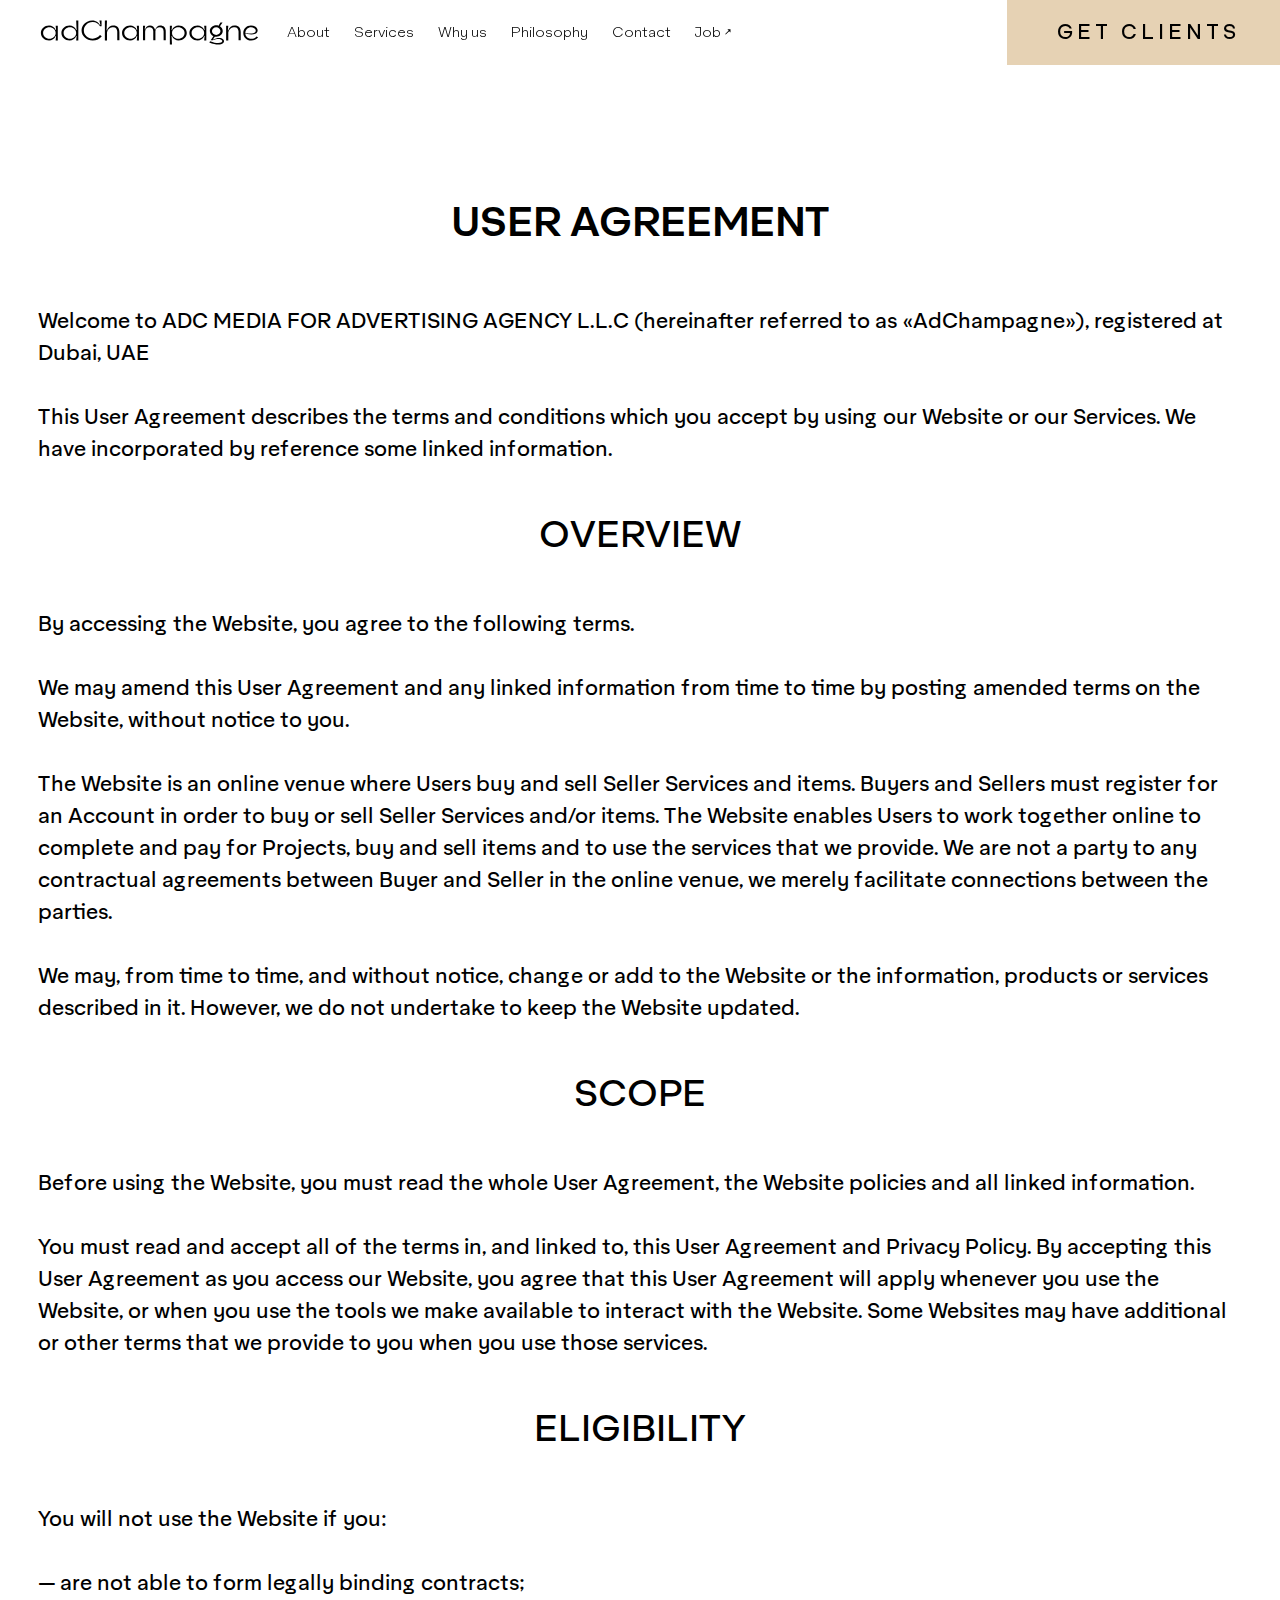
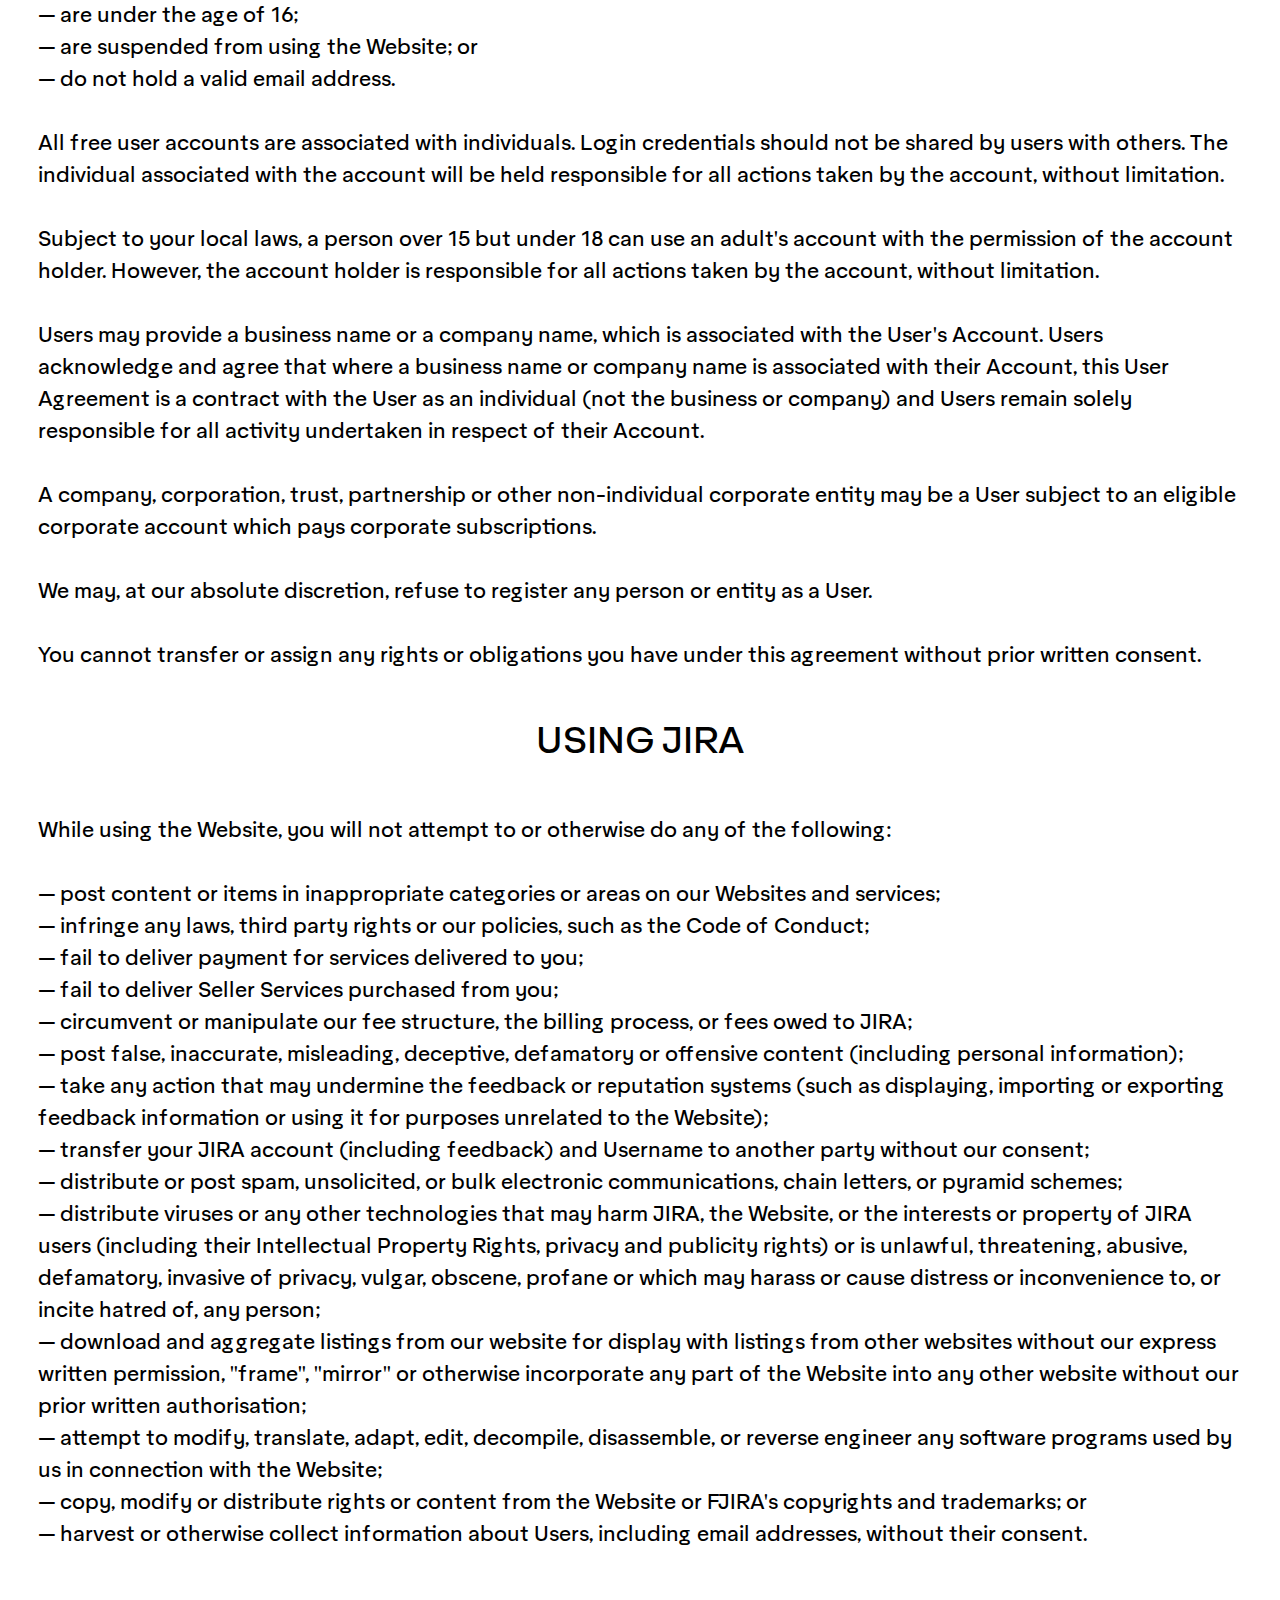
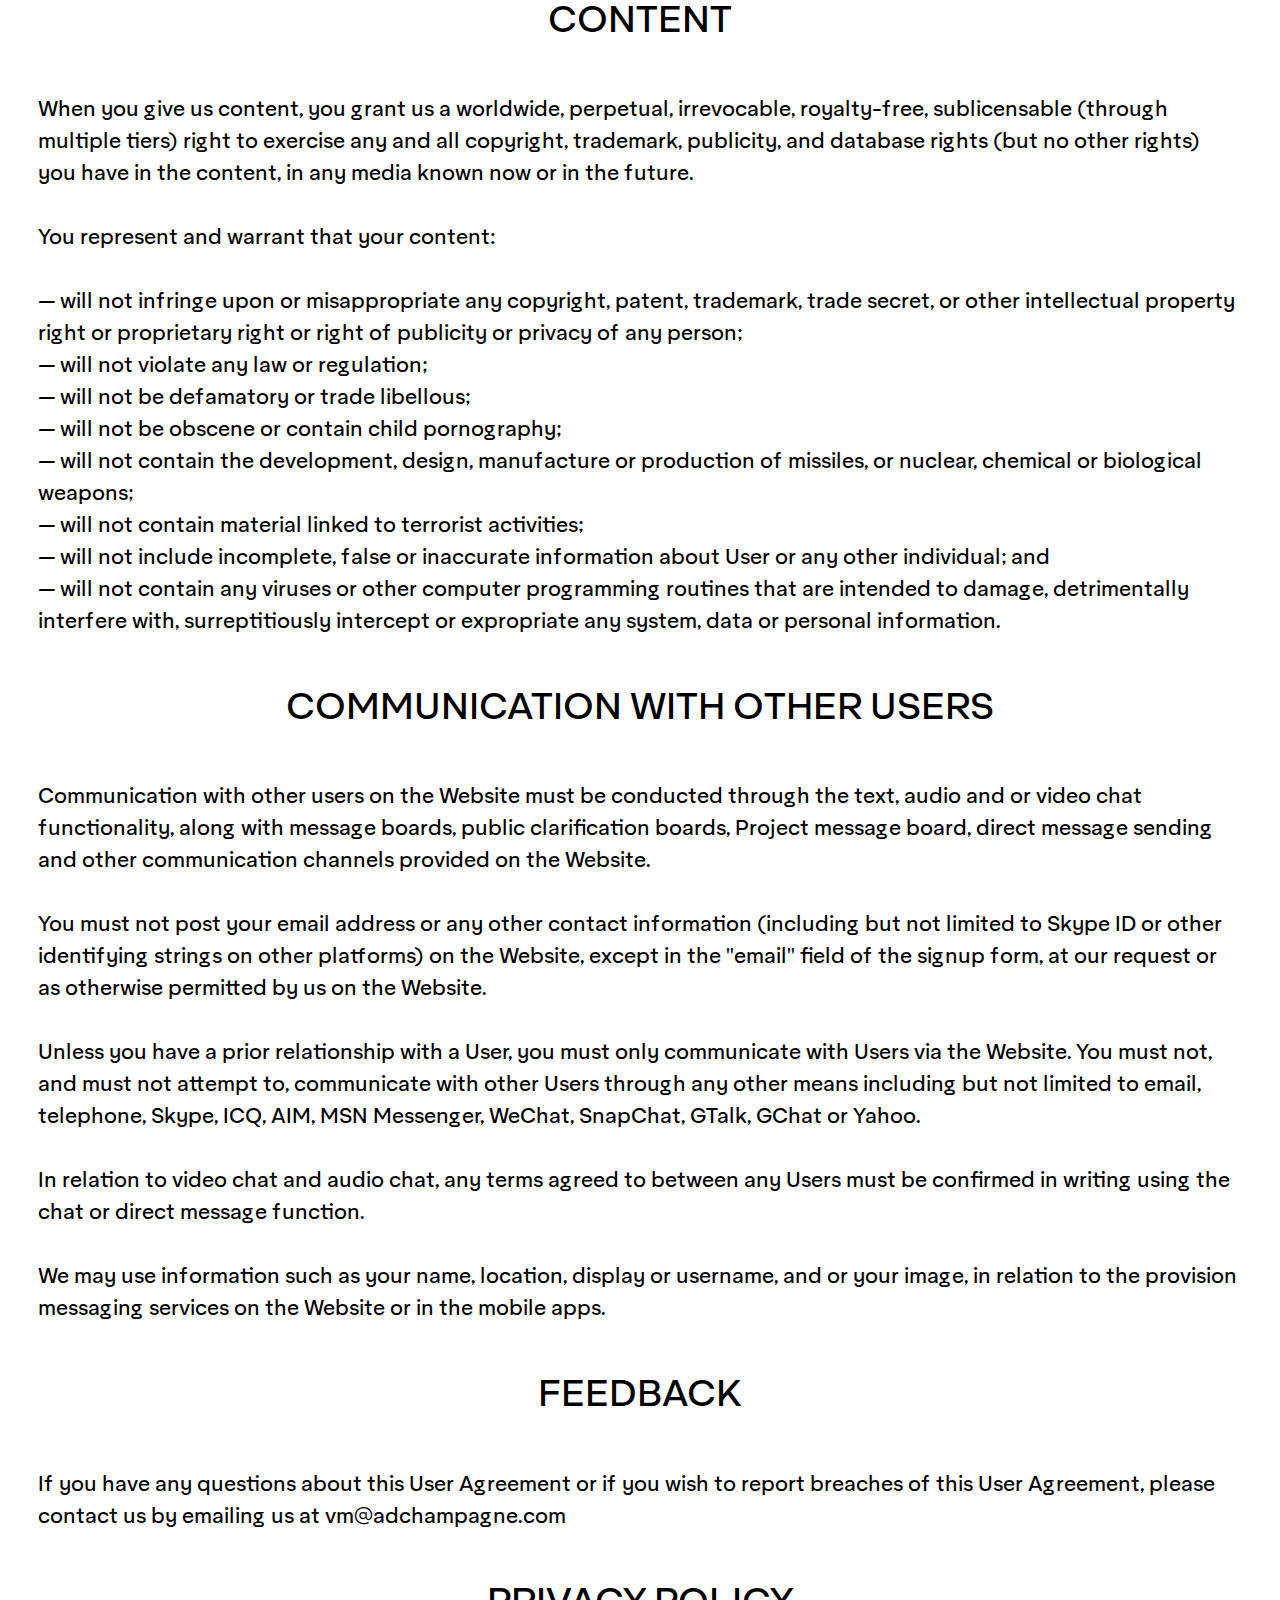
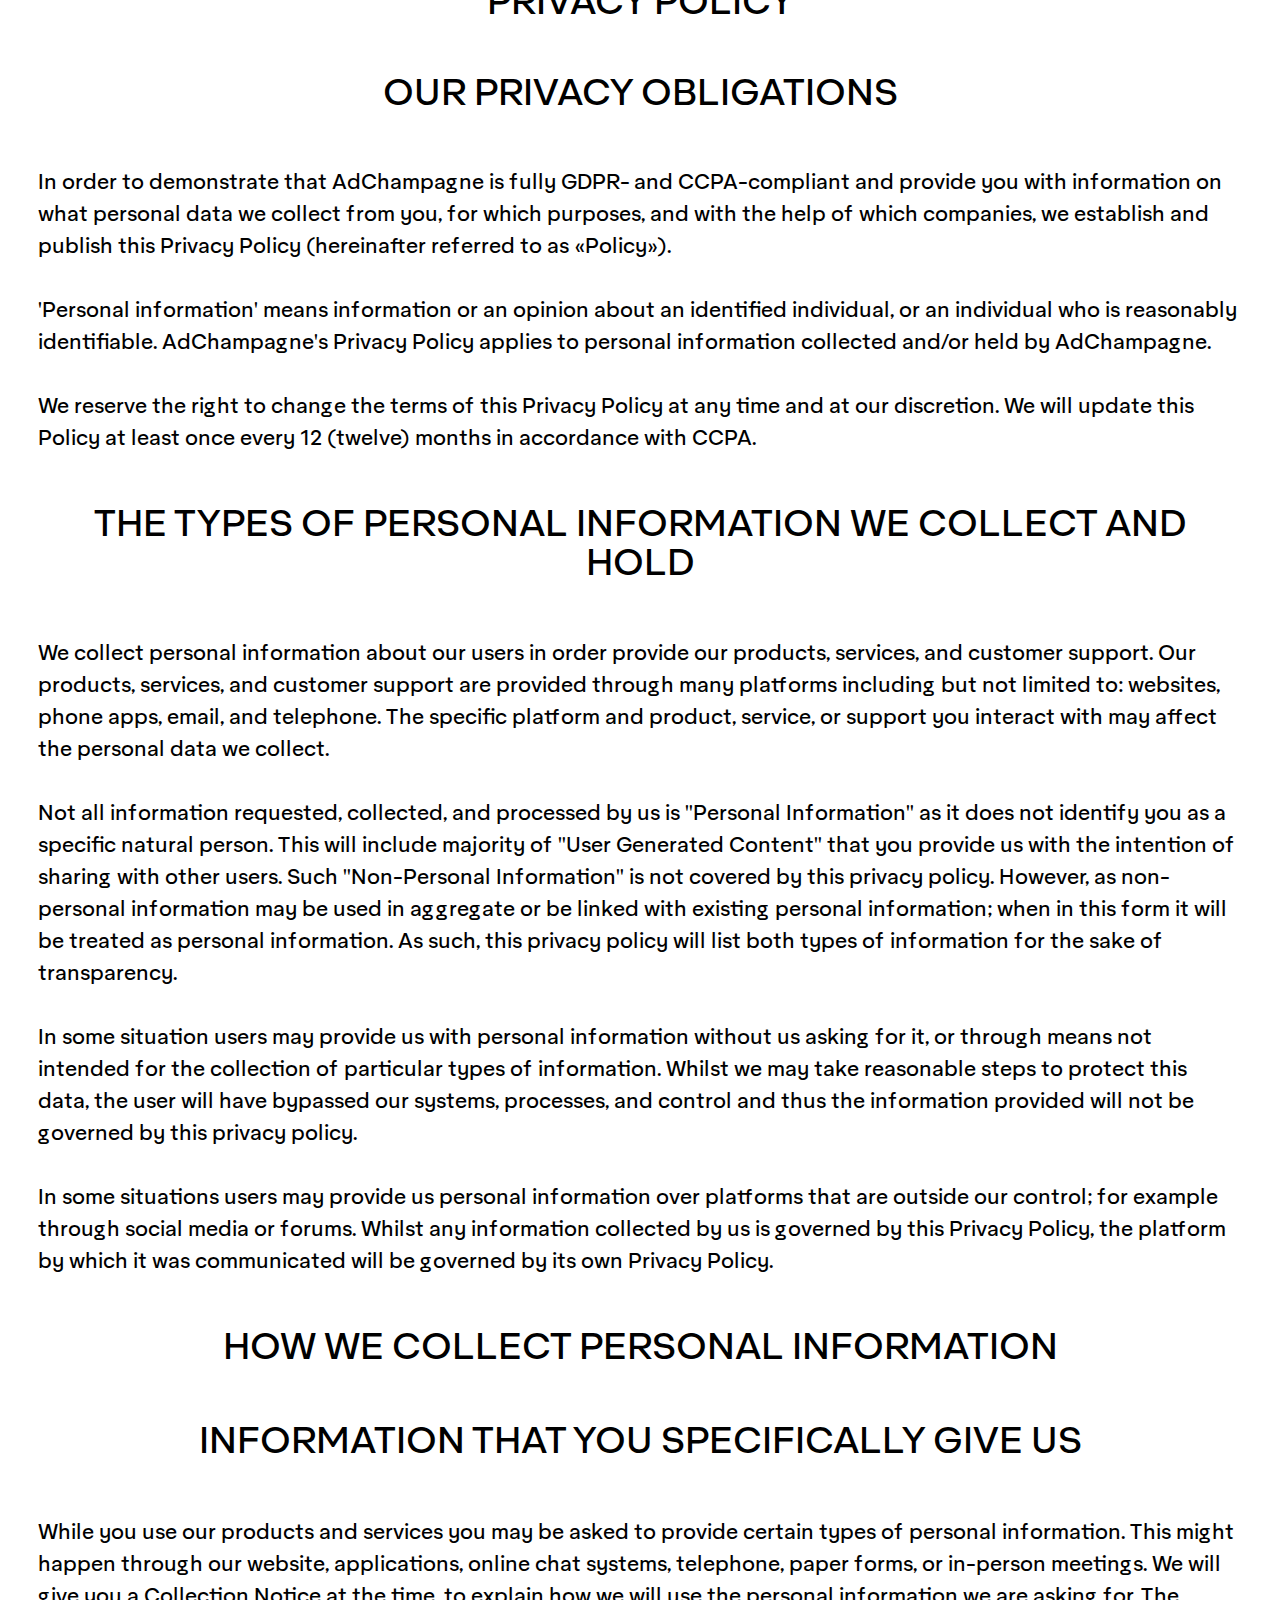
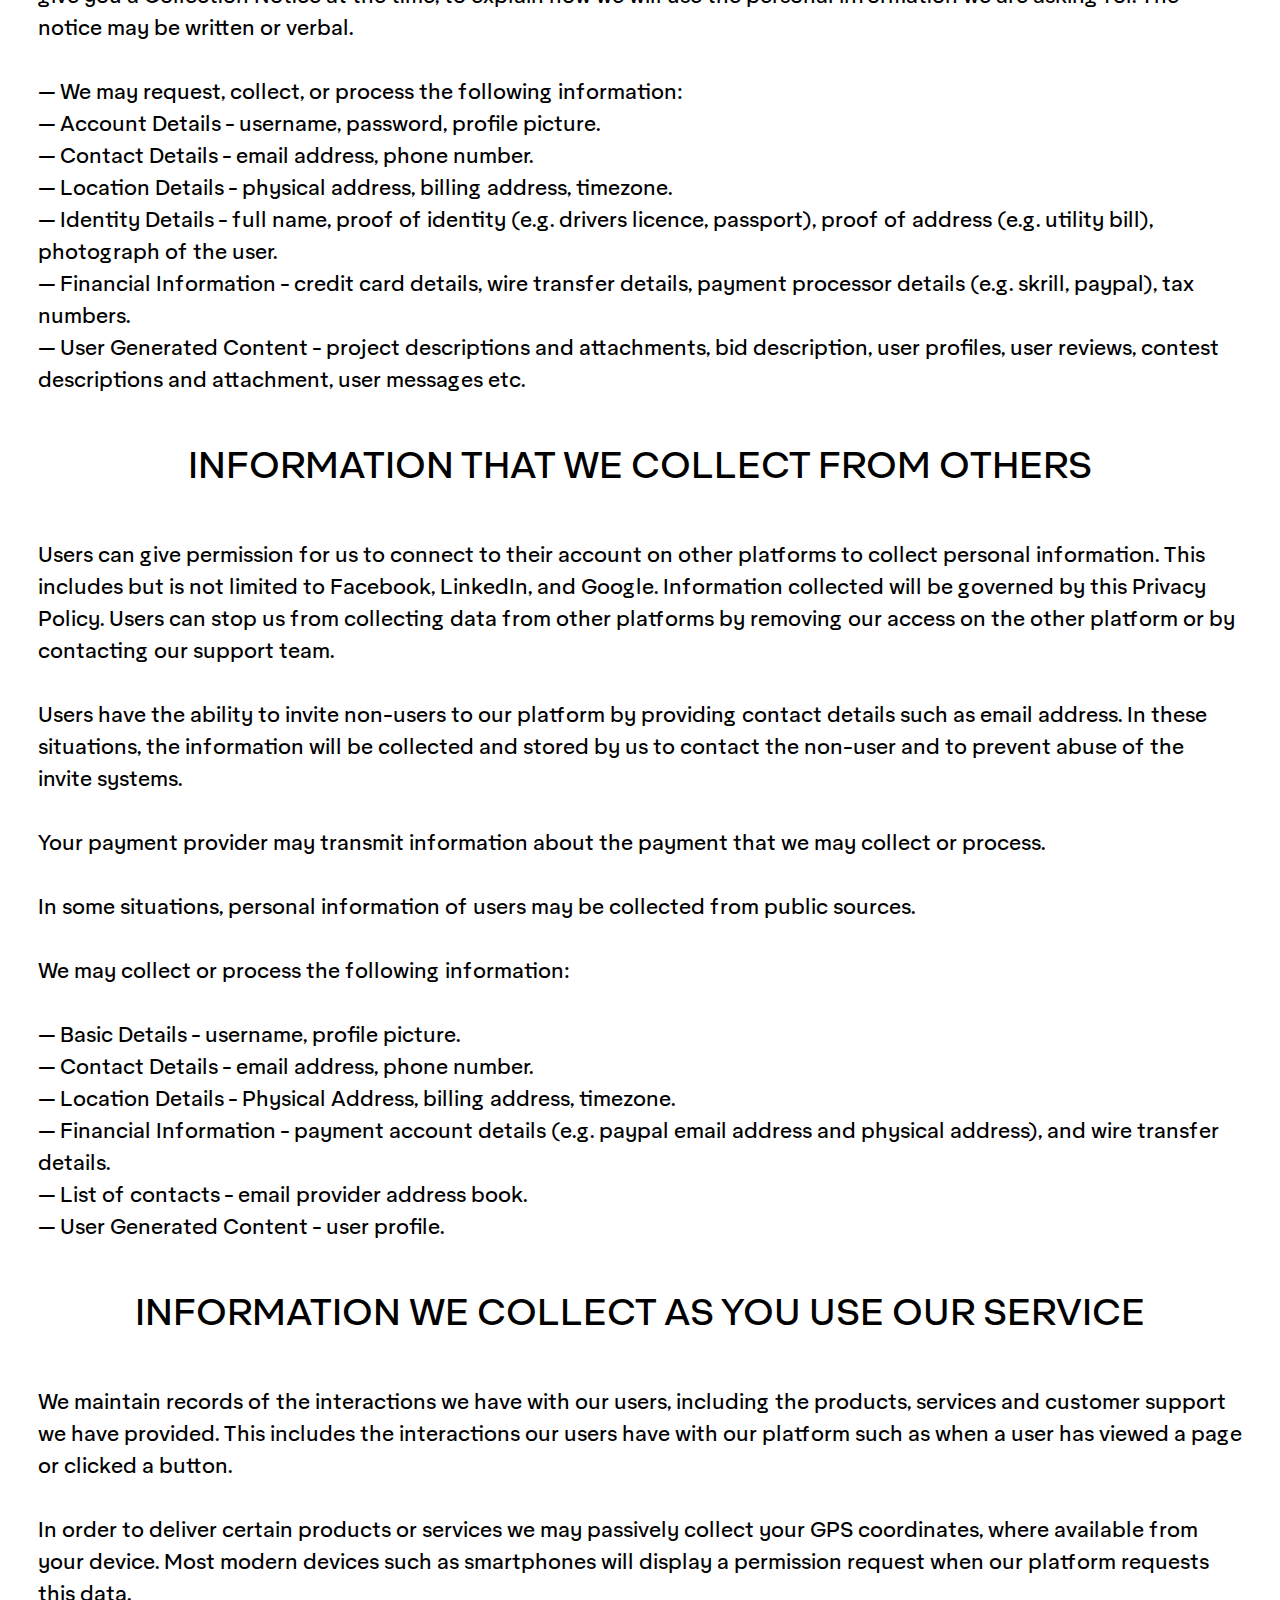
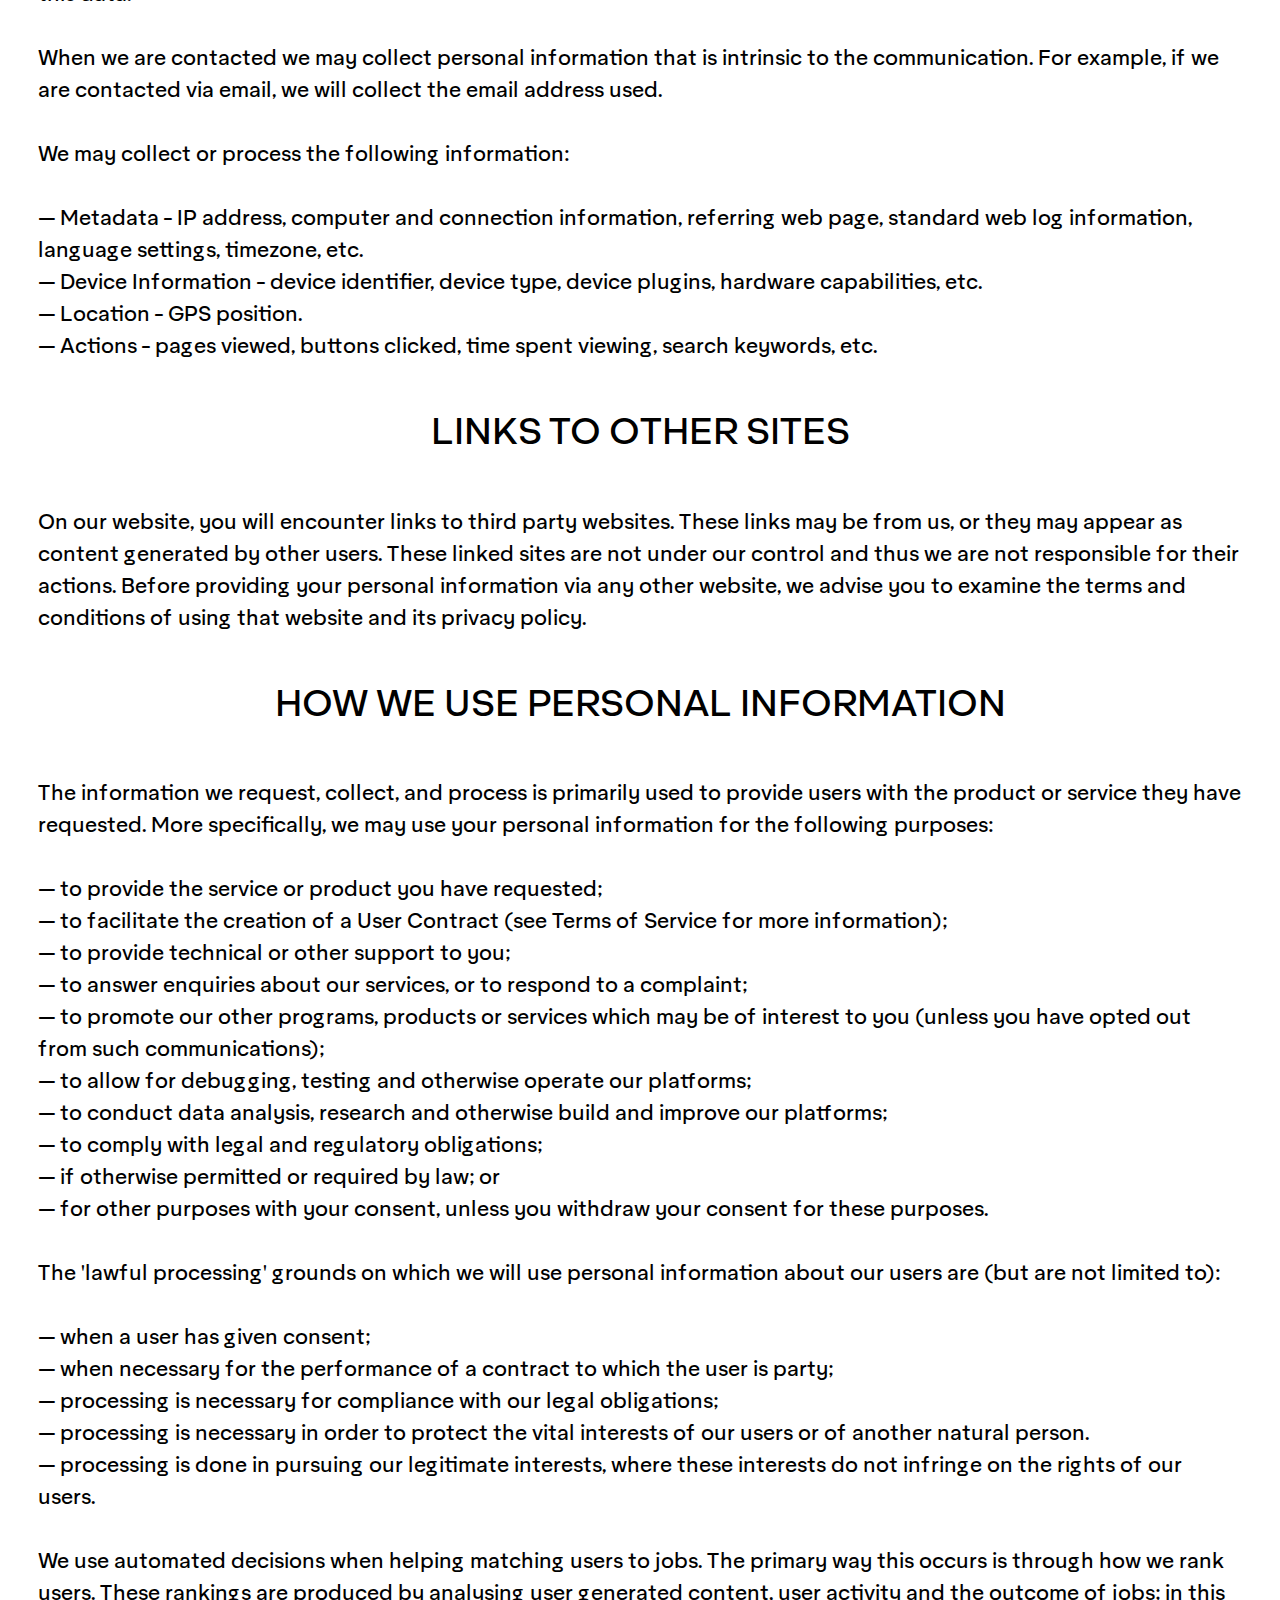
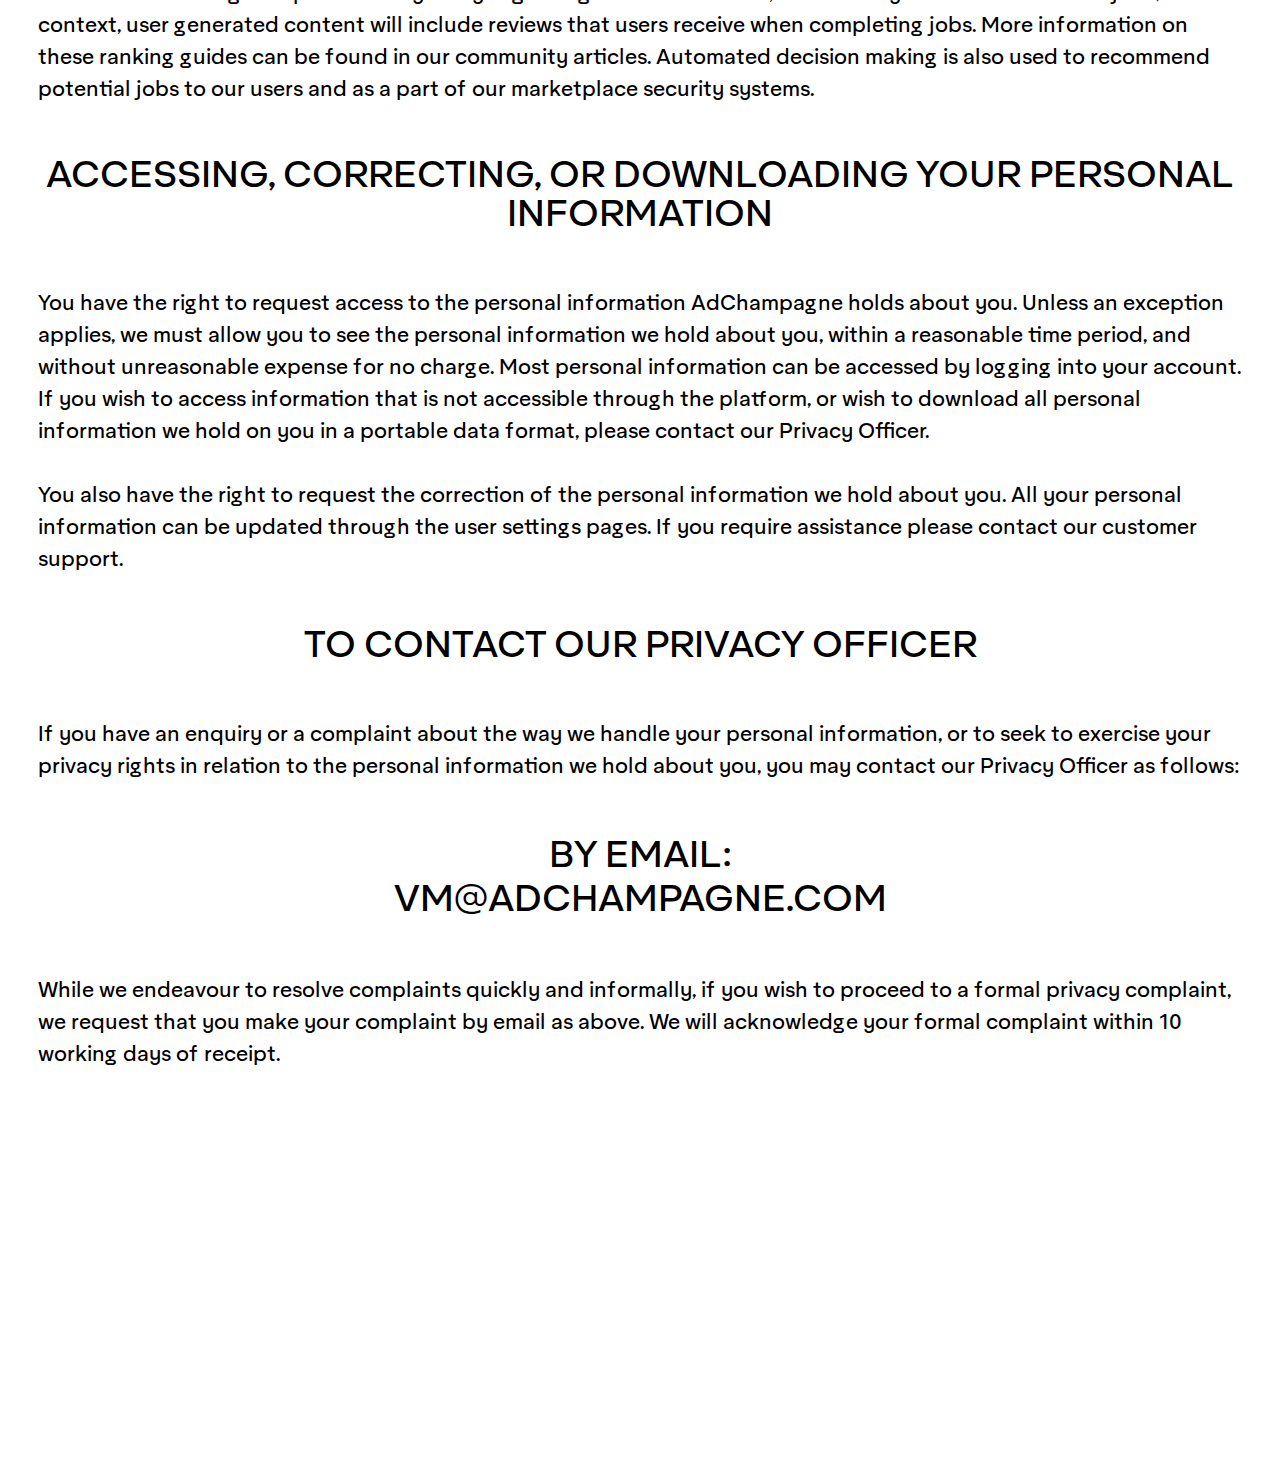
<file: back/adcmedia/agreement.html>
<!DOCTYPE html>
<html lang="en">
<head>
    <meta charset="UTF-8">
    <meta http-equiv="X-UA-Compatible" content="IE=edge">
    <meta name="viewport" content="width=device-width, initial-scale=1.0">

    <title>AdChampagne — We create and promote advertising on social networks</title>
    <meta name="description" content="Our partners choose AdChampagne for our decades of media-buying experience and 3.6+ Billion downloads delivered.">
    <meta property="og:title" content="AdChampagne — We create and promote advertising on social networks">
    <meta property="og:site_name" content="AdChampagne">
    <meta property="og:description" content="Our partners choose AdChampagne for our decades of media-buying experience and 3.6+ Billion downloads delivered.">

    <link rel="apple-touch-icon" sizes="57x57" href="local/assets/images/apple-icon-57x57.png">
    <link rel="apple-touch-icon" sizes="60x60" href="local/assets/images/apple-icon-60x60.png">
    <link rel="apple-touch-icon" sizes="72x72" href="local/assets/images/apple-icon-72x72.png">
    <link rel="apple-touch-icon" sizes="76x76" href="local/assets/images/apple-icon-76x76.png">
    <link rel="apple-touch-icon" sizes="114x114" href="local/assets/images/apple-icon-114x114.png">
    <link rel="apple-touch-icon" sizes="120x120" href="local/assets/images/apple-icon-120x120.png">
    <link rel="apple-touch-icon" sizes="144x144" href="local/assets/images/apple-icon-144x144.png">
    <link rel="apple-touch-icon" sizes="152x152" href="local/assets/images/apple-icon-152x152.png">
    <link rel="apple-touch-icon" sizes="180x180" href="local/assets/images/apple-icon-180x180.png">
    <link rel="icon" type="image/png" sizes="192x192"  href="local/assets/images/android-icon-192x192.png">
    <link rel="icon" type="image/png" sizes="32x32" href="local/assets/images/favicon-32x32.png">
    <link rel="icon" type="image/png" sizes="96x96" href="local/assets/images/favicon-96x96.png">
    <link rel="icon" type="image/png" sizes="16x16" href="local/assets/images/favicon-16x16.png">
    <link rel="manifest" href="local/assets/images/manifest.json">
    <meta name="msapplication-TileColor" content="#ffffff">
    <meta name="msapplication-TileImage" content="local/assets/images/ms-icon-144x144.png">
    <meta name="theme-color" content="#ffffff">

    <link rel="stylesheet" href="local/css/slick.min.css">
    <link rel="stylesheet" href="local/css/slick-theme.min.css">

    <link rel="stylesheet" href="local/css/locomotive-scroll.min.css">

    <link rel="stylesheet" href="local/css/style.css?ver=2.0">

</head>
<body class="agreement">

    <!-- Nav -->
    <nav data-scroll data-scroll-direction="vertical" data-scroll-speed="-8" data-scroll-target=".scrolling" data-scroll-position="bottom">
        <a href="/" class="nav__logo">
            <img src="local/assets/images/logo.svg" alt="">
        </a>
        <a href="/" class="nav__logo_mini">
            <img src="local/assets/images/logo_mini.svg" alt="">
        </a>
        <ul class="nav__menu">
            <li class="nav__menu_item">
                <a href="../..#About" class="js__scroll">About</a>
            </li>
            <li class="nav__menu_item">
                <a href="../..#Services" class="js__scroll">Services</a>
            </li>
            <li class="nav__menu_item">
                <a href="../..#WhyUs" class="js__scroll">Why us</a>
            </li>
            <li class="nav__menu_item">
                <a href="../..#Philosophy" class="js__scroll">Philosophy</a>
            </li>
            <li class="nav__menu_item">
                <a href="../..#cta">Contact</a>
            </li>
            <li class="nav__menu_item">
                <a target="_blank" href="https://hh.ru/search/vacancy?st=searchVacancy&from=employerPage&employer_id=4795601">Job &#8599;</a>
            </li>
            <li class="nav__menu_close">
                <img src="local/assets/images/icon-close.svg" alt="">
            </li>
        </ul>
        <a href="../..#cta" class="nav__button js__scroll">Get clients</a>
        <div class="nav__burger">
            <img src="local/assets/images/burger.svg" alt="">
        </div>
    </nav>
    <!-- Nav END -->

    <div class="agreement">
        <div class="wrapper">
            <h1>USER AGREEMENT</h1>
            <p>Welcome to ADC MEDIA FOR ADVERTISING AGENCY L.L.C (hereinafter referred to as &#171;AdChampagne&#187;), registered at Dubai, UAE</p>
            <p>This User Agreement describes the terms and conditions which you accept by using our Website or our Services. We have incorporated by reference some linked information.</p>
            <h2>OVERVIEW</h2>
            <p>By accessing the Website, you agree to the following terms.</p>
            <p>We may amend this User Agreement and any linked information from time to time by posting amended terms on the Website, without notice to you.</p>
            <p>The Website is an online venue where Users buy and sell Seller Services and items. Buyers and Sellers must register for an Account in order to buy or sell Seller Services and/or items. The Website enables Users to work together online to complete and pay for Projects, buy and sell items and to use the services that we provide. We are not a party to any contractual agreements between Buyer and Seller in the online venue, we merely facilitate connections between the parties.</p>
            <p>We may, from time to time, and without notice, change or add to the Website or the information, products or services described in it. However, we do not undertake to keep the Website updated.</p>
            <h2>SCOPE</h2>
            <p>Before using the Website, you must read the whole User Agreement, the Website policies and all linked information.</p>
            <p>You must read and accept all of the terms in, and linked to, this User Agreement and Privacy Policy. By accepting this User Agreement as you access our Website, you agree that this User Agreement will apply whenever you use the Website, or when you use the tools we make available to interact with the Website. Some Websites may have additional or other terms that we provide to you when you use those services.</p>
            <h2>ELIGIBILITY</h2>
            <p>You will not use the Website if you:</p>
            <ul>
                <li>are not able to form legally binding contracts;</li>
                <li>are under the age of 16;</li>
                <li>are suspended from using the Website; or</li>
                <li>do not hold a valid email address.</li>
            </ul>
            <p>All free user accounts are associated with individuals. Login credentials should not be shared by users with others. The individual associated with the account will be held responsible for all actions taken by the account, without limitation.</p>
            <p>Subject to your local laws, a person over 15 but under 18 can use an adult's account with the permission of the account holder. However, the account holder is responsible for all actions taken by the account, without limitation.</p>
            <p>Users may provide a business name or a company name, which is associated with the User's Account. Users acknowledge and agree that where a business name or company name is associated with their Account, this User Agreement is a contract with the User as an individual (not the business or company) and Users remain solely responsible for all activity undertaken in respect of their Account.</p>
            <p>A company, corporation, trust, partnership or other non-individual corporate entity may be a User subject to an eligible corporate account which pays corporate subscriptions.</p>
            <p>We may, at our absolute discretion, refuse to register any person or entity as a User.</p>
            <p>You cannot transfer or assign any rights or obligations you have under this agreement without prior written consent.</p>
            <h2>USING JIRA</h2>
            <p>While using the Website, you will not attempt to or otherwise do any of the following:</p>
            <ul>
                <li>post content or items in inappropriate categories or areas on our Websites and services;</li>
                <li>infringe any laws, third party rights or our policies, such as the Code of Conduct;</li>
                <li>fail to deliver payment for services delivered to you;</li>
                <li>fail to deliver Seller Services purchased from you;</li>
                <li>circumvent or manipulate our fee structure, the billing process, or fees owed to JIRA;</li>
                <li>post false, inaccurate, misleading, deceptive, defamatory or offensive content (including personal information);</li>
                <li>take any action that may undermine the feedback or reputation systems (such as displaying, importing or exporting feedback information or using it for purposes unrelated to the Website);</li>
                <li>transfer your JIRA account (including feedback) and Username to another party without our consent;</li>
                <li>distribute or post spam, unsolicited, or bulk electronic communications, chain letters, or pyramid schemes;</li>
                <li>distribute viruses or any other technologies that may harm JIRA, the Website, or the interests or property of JIRA users (including their Intellectual Property Rights, privacy and publicity rights) or is unlawful, threatening, abusive, defamatory, invasive of privacy, vulgar, obscene, profane or which may harass or cause distress or inconvenience to, or incite hatred of, any person;</li>
                <li>download and aggregate listings from our website for display with listings from other websites without our express written permission, "frame", "mirror" or otherwise incorporate any part of the Website into any other website without our prior written authorisation;</li>
                <li>attempt to modify, translate, adapt, edit, decompile, disassemble, or reverse engineer any software programs used by us in connection with the Website;</li>
                <li>copy, modify or distribute rights or content from the Website or FJIRA's copyrights and trademarks; or</li>
                <li>harvest or otherwise collect information about Users, including email addresses, without their consent.</li>
            </ul>
            <h2>CONTENT</h2>
            <p>When you give us content, you grant us a worldwide, perpetual, irrevocable, royalty-free, sublicensable (through multiple tiers) right to exercise any and all copyright, trademark, publicity, and database rights (but no other rights) you have in the content, in any media known now or in the future.</p>
            <p>You represent and warrant that your content:</p>
            <ul>
                <li>will not infringe upon or misappropriate any copyright, patent, trademark, trade secret, or other intellectual property right or proprietary right or right of publicity or privacy of any person;</li>
                <li>will not violate any law or regulation;</li>
                <li>will not be defamatory or trade libellous;</li>
                <li>will not be obscene or contain child pornography;</li>
                <li>will not contain the development, design, manufacture or production of missiles, or nuclear, chemical or biological weapons;</li>
                <li>will not contain material linked to terrorist activities;</li>
                <li>will not include incomplete, false or inaccurate information about User or any other individual; and</li>
                <li>will not contain any viruses or other computer programming routines that are intended to damage, detrimentally interfere with, surreptitiously intercept or expropriate any system, data or personal information.</li>
            </ul>
            <h2>COMMUNICATION WITH OTHER USERS</h2>
            <p>Communication with other users on the Website must be conducted through the text, audio and or video chat functionality, along with message boards, public clarification boards, Project message board, direct message sending and other communication channels provided on the Website.</p>
            <p>You must not post your email address or any other contact information (including but not limited to Skype ID or other identifying strings on other platforms) on the Website, except in the "email" field of the signup form, at our request or as otherwise permitted by us on the Website.</p>
            <p>Unless you have a prior relationship with a User, you must only communicate with Users via the Website. You must not, and must not attempt to, communicate with other Users through any other means including but not limited to email, telephone, Skype, ICQ, AIM, MSN Messenger, WeChat, SnapChat, GTalk, GChat or Yahoo.</p>
            <p>In relation to video chat and audio chat, any terms agreed to between any Users must be confirmed in writing using the chat or direct message function.</p>
            <p>We may use information such as your name, location, display or username, and or your image, in relation to the provision messaging services on the Website or in the mobile apps.</p>
            <h2>FEEDBACK</h2>
            <p>If you have any questions about this User Agreement or if you wish to report breaches of this User Agreement, please contact us by emailing us at vm@adchampagne.com</p>
            <h2>PRIVACY POLICY</h2>
            <h2>OUR PRIVACY OBLIGATIONS</h2>
            <p>In order to demonstrate that AdChampagne is fully GDPR- and CCPA-compliant and provide you with information on what personal data we collect from you, for which purposes, and with the help of which companies, we establish and publish this Privacy Policy (hereinafter referred to as &#171;Policy&#187;).</p>
            <p>'Personal information' means information or an opinion about an identified individual, or an individual who is reasonably identifiable. AdChampagne's Privacy Policy applies to personal information collected and/or held by AdChampagne.</p>
            <p>We reserve the right to change the terms of this Privacy Policy at any time and at our discretion. We will update this Policy at least once every 12 (twelve) months in accordance with CCPA.</p>
            <h2>THE TYPES OF PERSONAL INFORMATION WE COLLECT AND HOLD</h2>
            <p>We collect personal information about our users in order provide our products, services, and customer support. Our products, services, and customer support are provided through many platforms including but not limited to: websites, phone apps, email, and telephone. The specific platform and product, service, or support you interact with may affect the personal data we collect.</p>
            <p>Not all information requested, collected, and processed by us is "Personal Information" as it does not identify you as a specific natural person. This will include majority of "User Generated Content" that you provide us with the intention of sharing with other users. Such "Non-Personal Information" is not covered by this privacy policy. However, as non-personal information may be used in aggregate or be linked with existing personal information; when in this form it will be treated as personal information. As such, this privacy policy will list both types of information for the sake of transparency.</p>
            <p>In some situation users may provide us with personal information without us asking for it, or through means not intended for the collection of particular types of information. Whilst we may take reasonable steps to protect this data, the user will have bypassed our systems, processes, and control and thus the information provided will not be governed by this privacy policy.</p>
            <p>In some situations users may provide us personal information over platforms that are outside our control; for example through social media or forums. Whilst any information collected by us is governed by this Privacy Policy, the platform by which it was communicated will be governed by its own Privacy Policy.</p>
            <h2>HOW WE COLLECT PERSONAL INFORMATION</h2>
            <h4>INFORMATION THAT YOU SPECIFICALLY GIVE US</h4>
            <p>While you use our products and services you may be asked to provide certain types of personal information. This might happen through our website, applications, online chat systems, telephone, paper forms, or in-person meetings. We will give you a Collection Notice at the time, to explain how we will use the personal information we are asking for. The notice may be written or verbal.</p>
            <ul>
                <li>We may request, collect, or process the following information:</li>
                <li>Account Details - username, password, profile picture.</li>
                <li>Contact Details - email address, phone number.</li>
                <li>Location Details - physical address, billing address, timezone.</li>
                <li>Identity Details - full name, proof of identity (e.g. drivers licence, passport), proof of address (e.g. utility bill), photograph of the user.</li>
                <li>Financial Information - credit card details, wire transfer details, payment processor details (e.g. skrill, paypal), tax numbers.</li>
                <li>User Generated Content - project descriptions and attachments, bid description, user profiles, user reviews, contest descriptions and attachment, user messages etc.</li>
            </ul>
            <h2>INFORMATION THAT WE COLLECT FROM OTHERS</h2>
            <p>Users can give permission for us to connect to their account on other platforms to collect personal information. This includes but is not limited to Facebook, LinkedIn, and Google. Information collected will be governed by this Privacy Policy. Users can stop us from collecting data from other platforms by removing our access on the other platform or by contacting our support team.</p>
            <p>Users have the ability to invite non-users to our platform by providing contact details such as email address. In these situations, the information will be collected and stored by us to contact the non-user and to prevent abuse of the invite systems.</p>
            <p>Your payment provider may transmit information about the payment that we may collect or process.</p>
            <p>In some situations, personal information of users may be collected from public sources.</p>
            <p>We may collect or process the following information:</p>
            <ul>
                <li>Basic Details - username, profile picture.</li>
                <li>Contact Details - email address, phone number.</li>
                <li>Location Details - Physical Address, billing address, timezone.</li>
                <li>Financial Information - payment account details (e.g. paypal email address and physical address), and wire transfer details.</li>
                <li>List of contacts - email provider address book.</li>
                <li>User Generated Content - user profile.</li>
            </ul>
            <h2>INFORMATION WE COLLECT AS YOU USE OUR SERVICE</h2>
            <p>We maintain records of the interactions we have with our users, including the products, services and customer support we have provided. This includes the interactions our users have with our platform such as when a user has viewed a page or clicked a button.</p>
            <p>In order to deliver certain products or services we may passively collect your GPS coordinates, where available from your device. Most modern devices such as smartphones will display a permission request when our platform requests this data.</p>
            <p>When we are contacted we may collect personal information that is intrinsic to the communication. For example, if we are contacted via email, we will collect the email address used.</p>
            <p>We may collect or process the following information:</p>
            <ul>
                <li>Metadata - IP address, computer and connection information, referring web page, standard web log information, language settings, timezone, etc.</li>
                <li>Device Information - device identifier, device type, device plugins, hardware capabilities, etc.</li>
                <li>Location - GPS position.</li>
                <li>Actions - pages viewed, buttons clicked, time spent viewing, search keywords, etc.</li>
            </ul>
            <h2>LINKS TO OTHER SITES</h2>
            <p>On our website, you will encounter links to third party websites. These links may be from us, or they may appear as content generated by other users. These linked sites are not under our control and thus we are not responsible for their actions. Before providing your personal information via any other website, we advise you to examine the terms and conditions of using that website and its privacy policy.</p>
            <h2>HOW WE USE PERSONAL INFORMATION</h2>
            <p>The information we request, collect, and process is primarily used to provide users with the product or service they have requested. More specifically, we may use your personal information for the following purposes:</p>
            <ul>
                <li>to provide the service or product you have requested;</li>
                <li>to facilitate the creation of a User Contract (see Terms of Service for more information);</li>
                <li>to provide technical or other support to you;</li>
                <li>to answer enquiries about our services, or to respond to a complaint;</li>
                <li>to promote our other programs, products or services which may be of interest to you (unless you have opted out from such communications);</li>
                <li>to allow for debugging, testing and otherwise operate our platforms;</li>
                <li>to conduct data analysis, research and otherwise build and improve our platforms;</li>
                <li>to comply with legal and regulatory obligations;</li>
                <li>if otherwise permitted or required by law; or</li>
                <li>for other purposes with your consent, unless you withdraw your consent for these purposes.</li>
            </ul>
            <p>The 'lawful processing' grounds on which we will use personal information about our users are (but are not limited to):</p>
            <ul>
                <li>when a user has given consent;</li>
                <li>when necessary for the performance of a contract to which the user is party;</li>
                <li>processing is necessary for compliance with our legal obligations;</li>
                <li>processing is necessary in order to protect the vital interests of our users or of another natural person.</li>
                <li>processing is done in pursuing our legitimate interests, where these interests do not infringe on the rights of our users.</li>
            </ul>
            <p>We use automated decisions when helping matching users to jobs. The primary way this occurs is through how we rank users. These rankings are produced by analysing user generated content, user activity and the outcome of jobs; in this context, user generated content will include reviews that users receive when completing jobs. More information on these ranking guides can be found in our community articles. Automated decision making is also used to recommend potential jobs to our users and as a part of our marketplace security systems.</p>
            <h2>ACCESSING, CORRECTING, OR DOWNLOADING YOUR PERSONAL INFORMATION</h2>
            <p>You have the right to request access to the personal information AdChampagne holds about you. Unless an exception applies, we must allow you to see the personal information we hold about you, within a reasonable time period, and without unreasonable expense for no charge. Most personal information can be accessed by logging into your account. If you wish to access information that is not accessible through the platform, or wish to download all personal information we hold on you in a portable data format, please contact our Privacy Officer.</p>
            <p>You also have the right to request the correction of the personal information we hold about you. All your personal information can be updated through the user settings pages. If you require assistance please contact our customer support.</p>
            <h2>TO CONTACT OUR PRIVACY OFFICER</h2>
            <p>If you have an enquiry or a complaint about the way we handle your personal information, or to seek to exercise your privacy rights in relation to the personal information we hold about you, you may contact our Privacy Officer as follows:</p>
            <h4>By Email: <br>vm@adchampagne.com</h4>
            <p>While we endeavour to resolve complaints quickly and informally, if you wish to proceed to a formal privacy complaint, we request that you make your complaint by email as above. We will acknowledge your formal complaint within 10 working days of receipt.</p>
        </div>
    </div>

    <script src="local/js/jquery.min.js"></script>
    <script src="local/js/main.js?ver=2.0"></script>
    
    <!-- Yandex.Metrika counter -->
    <script type="text/javascript" >
       (function(m,e,t,r,i,k,a){m[i]=m[i]||function(){(m[i].a=m[i].a||[]).push(arguments)};
       m[i].l=1*new Date();k=e.createElement(t),a=e.getElementsByTagName(t)[0],k.async=1,k.src=r,a.parentNode.insertBefore(k,a)})
       (window, document, "script", "https://mc.yandex.ru/metrika/tag.js", "ym");

       ym(87241306, "init", {
            clickmap:true,
            trackLinks:true,
            accurateTrackBounce:true
       });
    </script>
    <noscript><div><img src="https://mc.yandex.ru/watch/87241306" style="position:absolute; left:-9999px;" alt="" /></div></noscript>
    <!-- /Yandex.Metrika counter -->
</body>
</html>
</file>
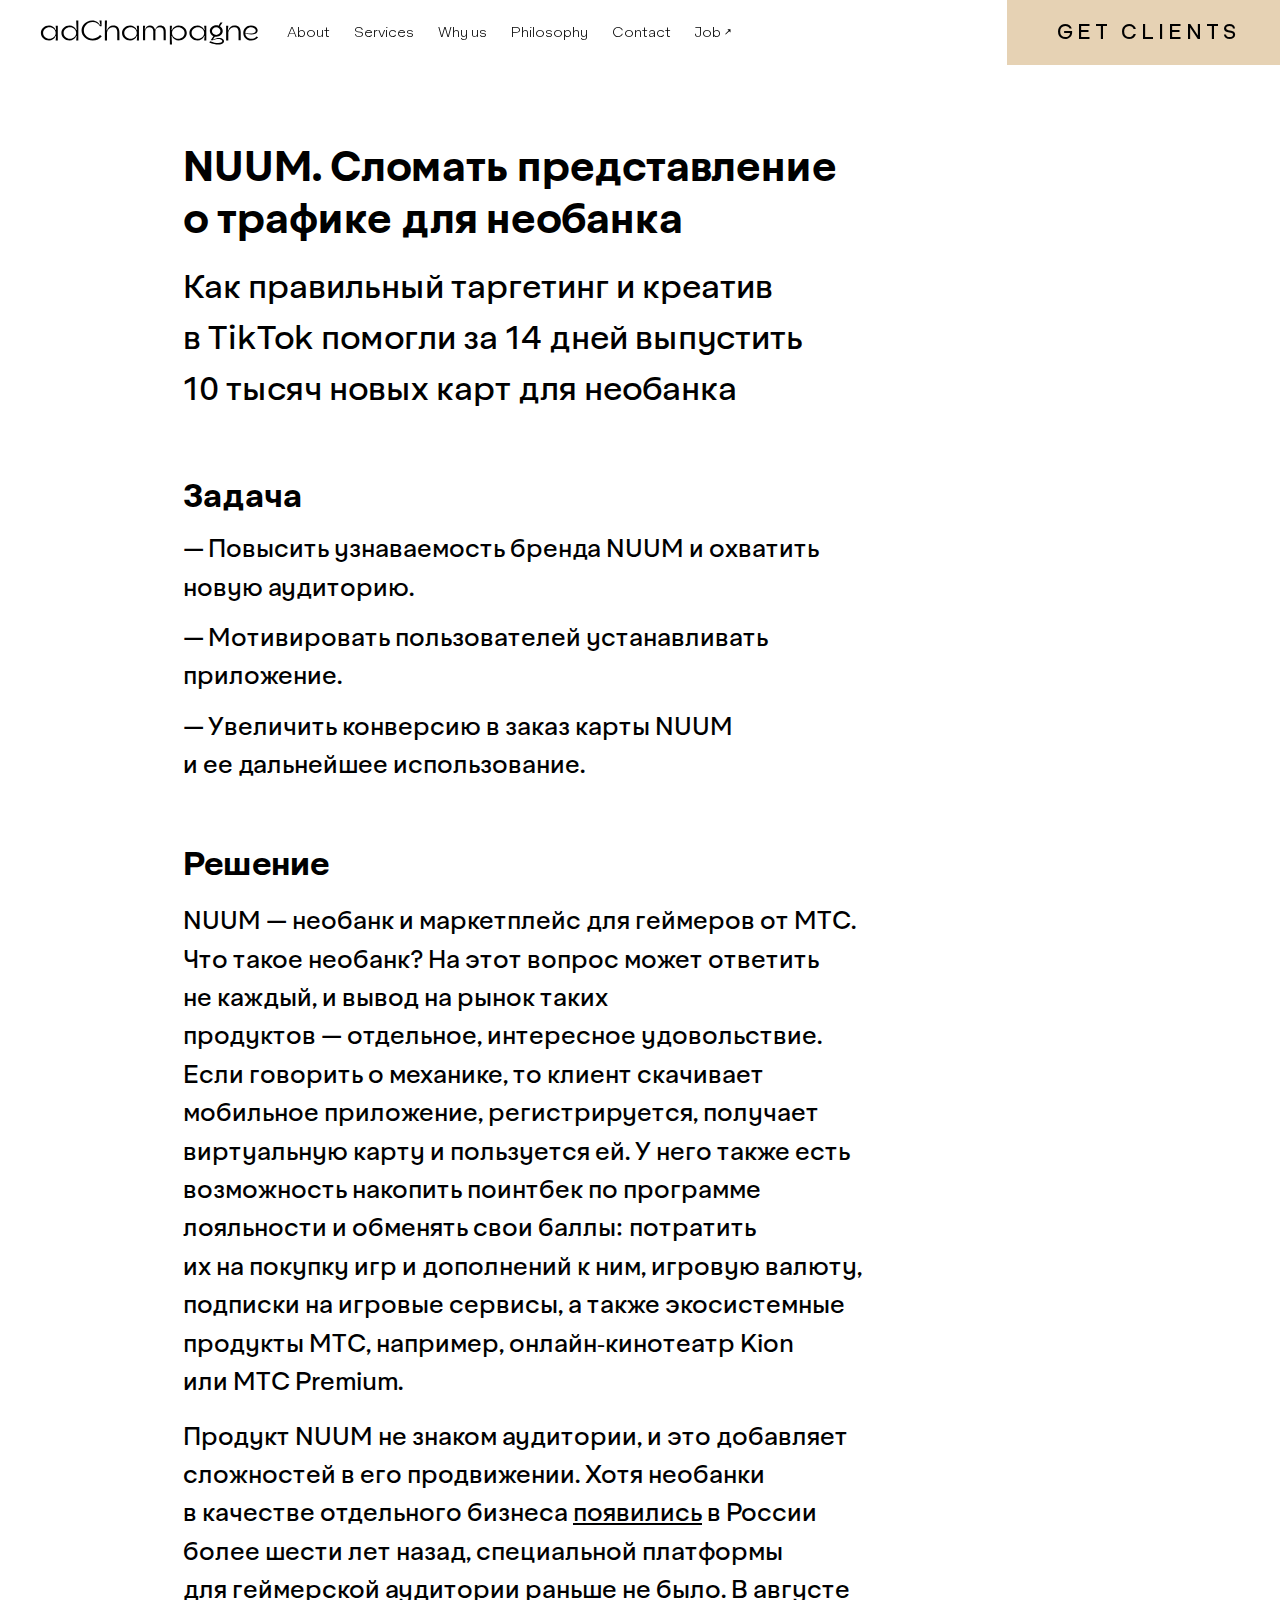
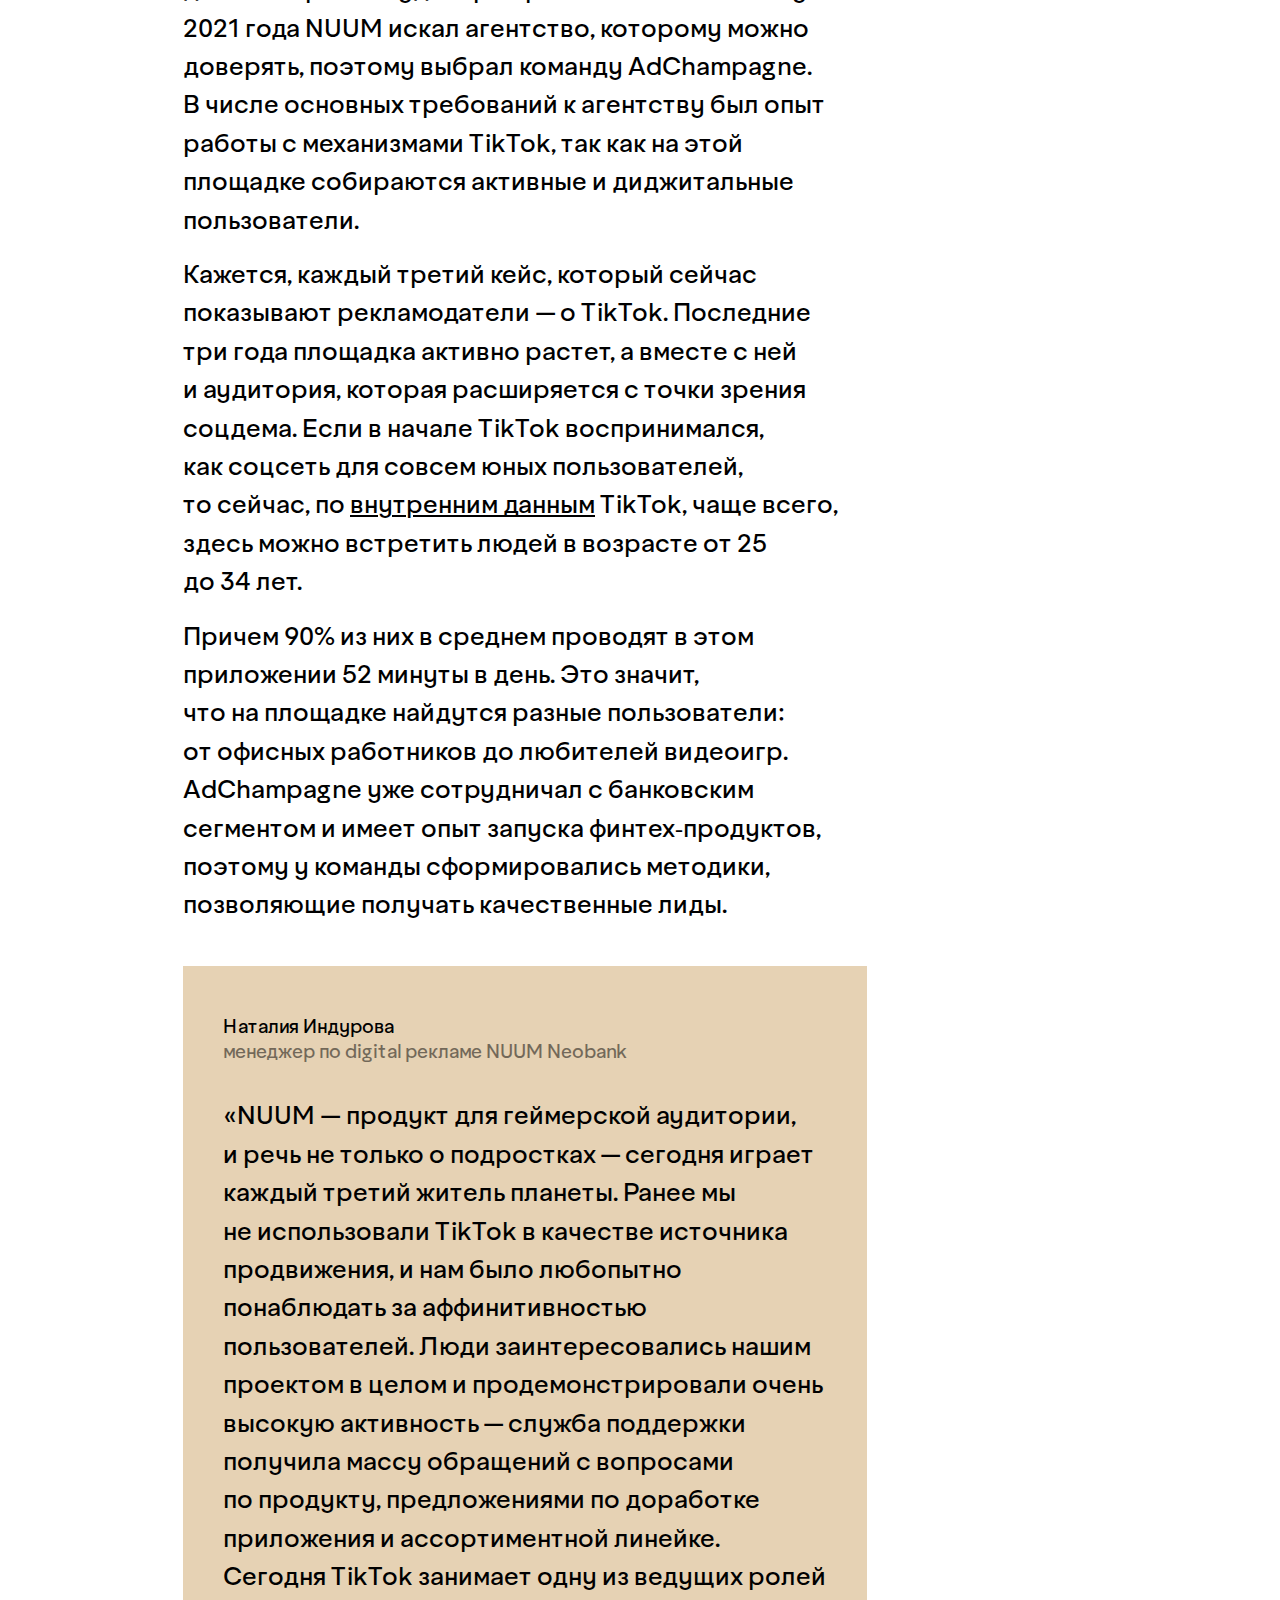
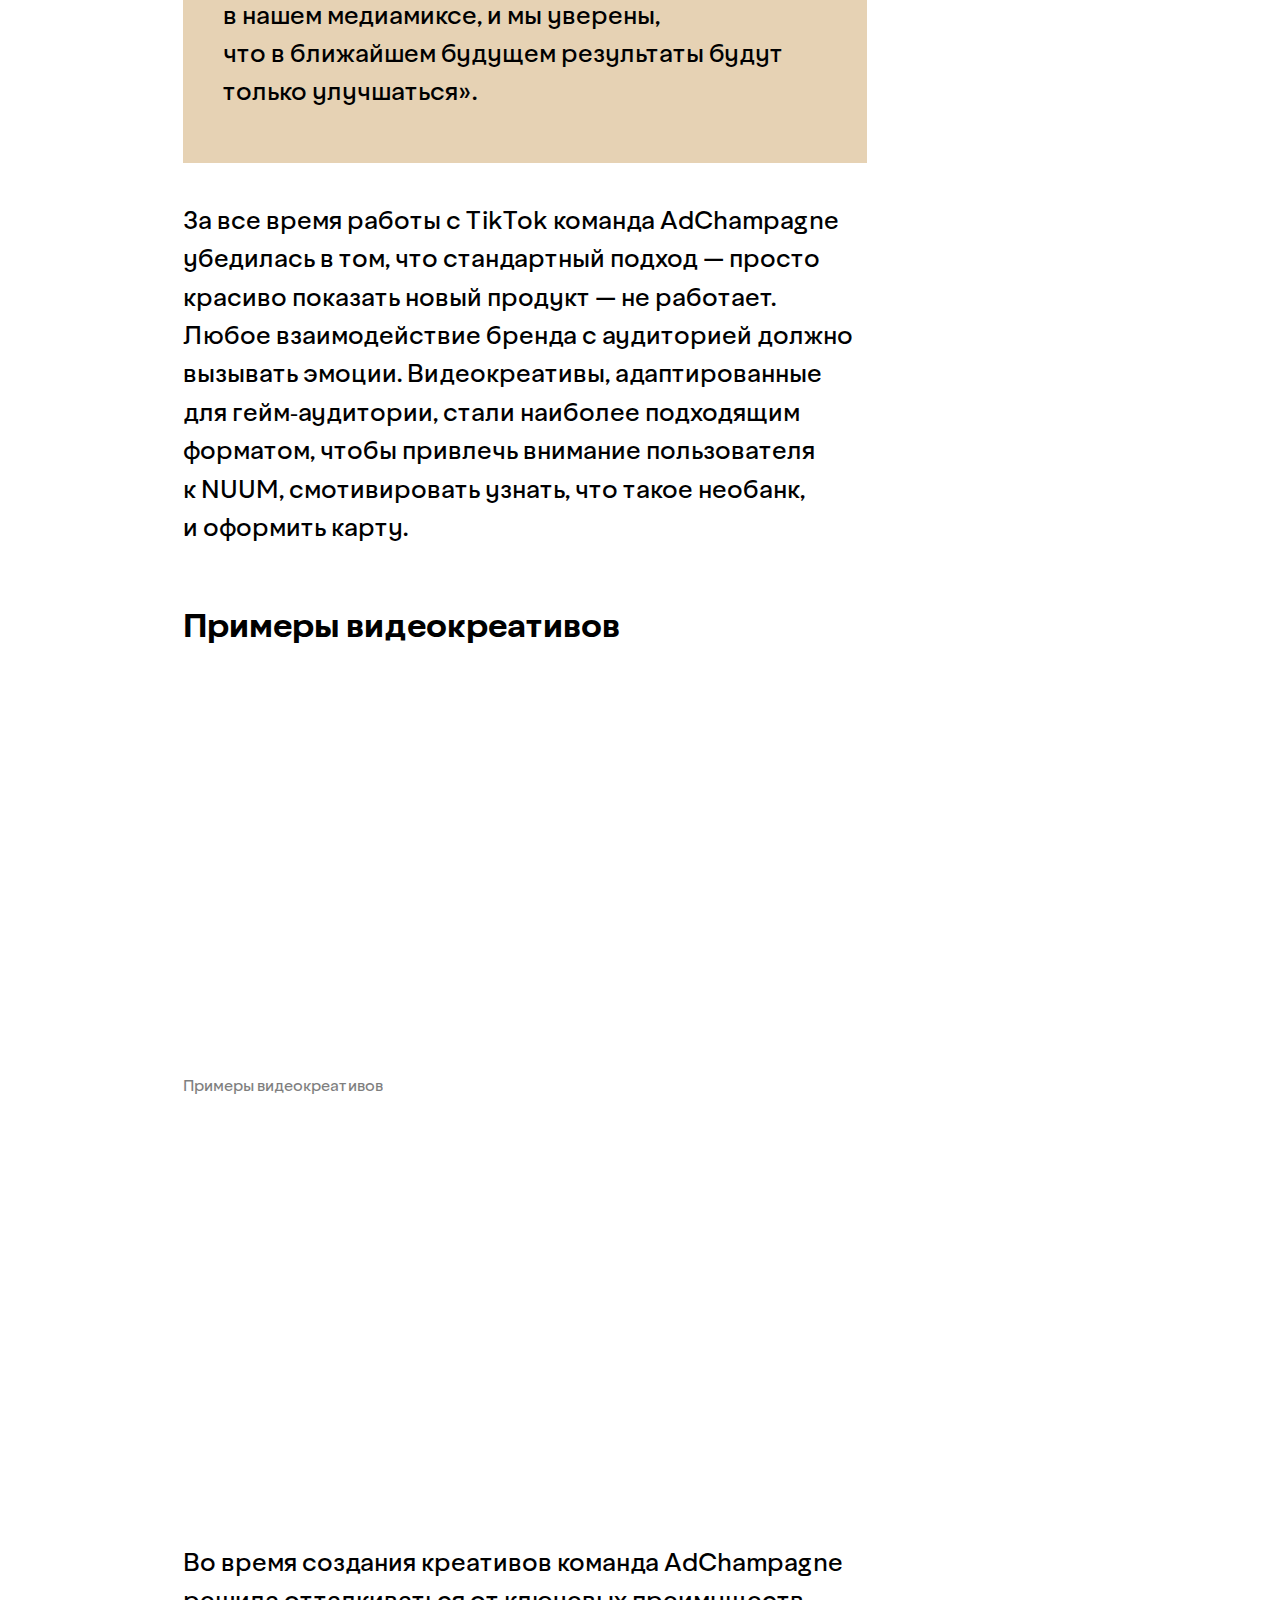
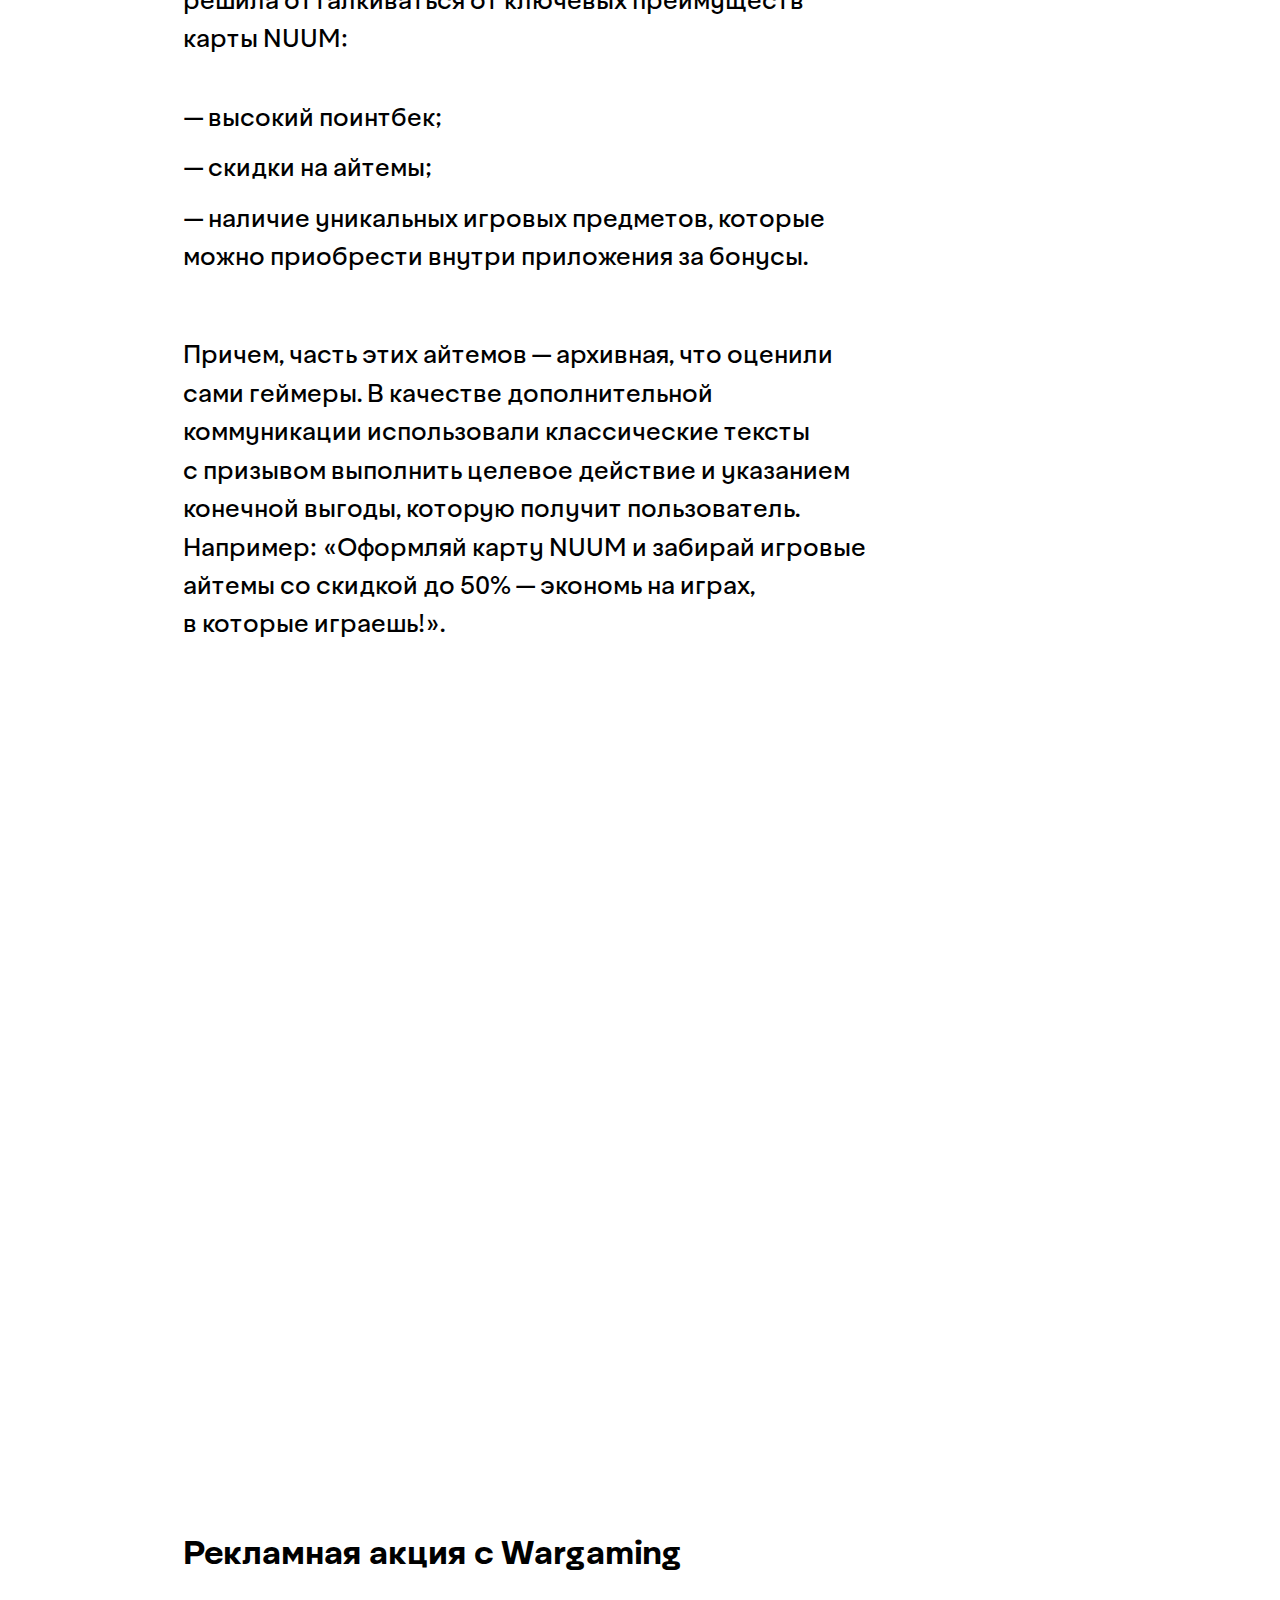
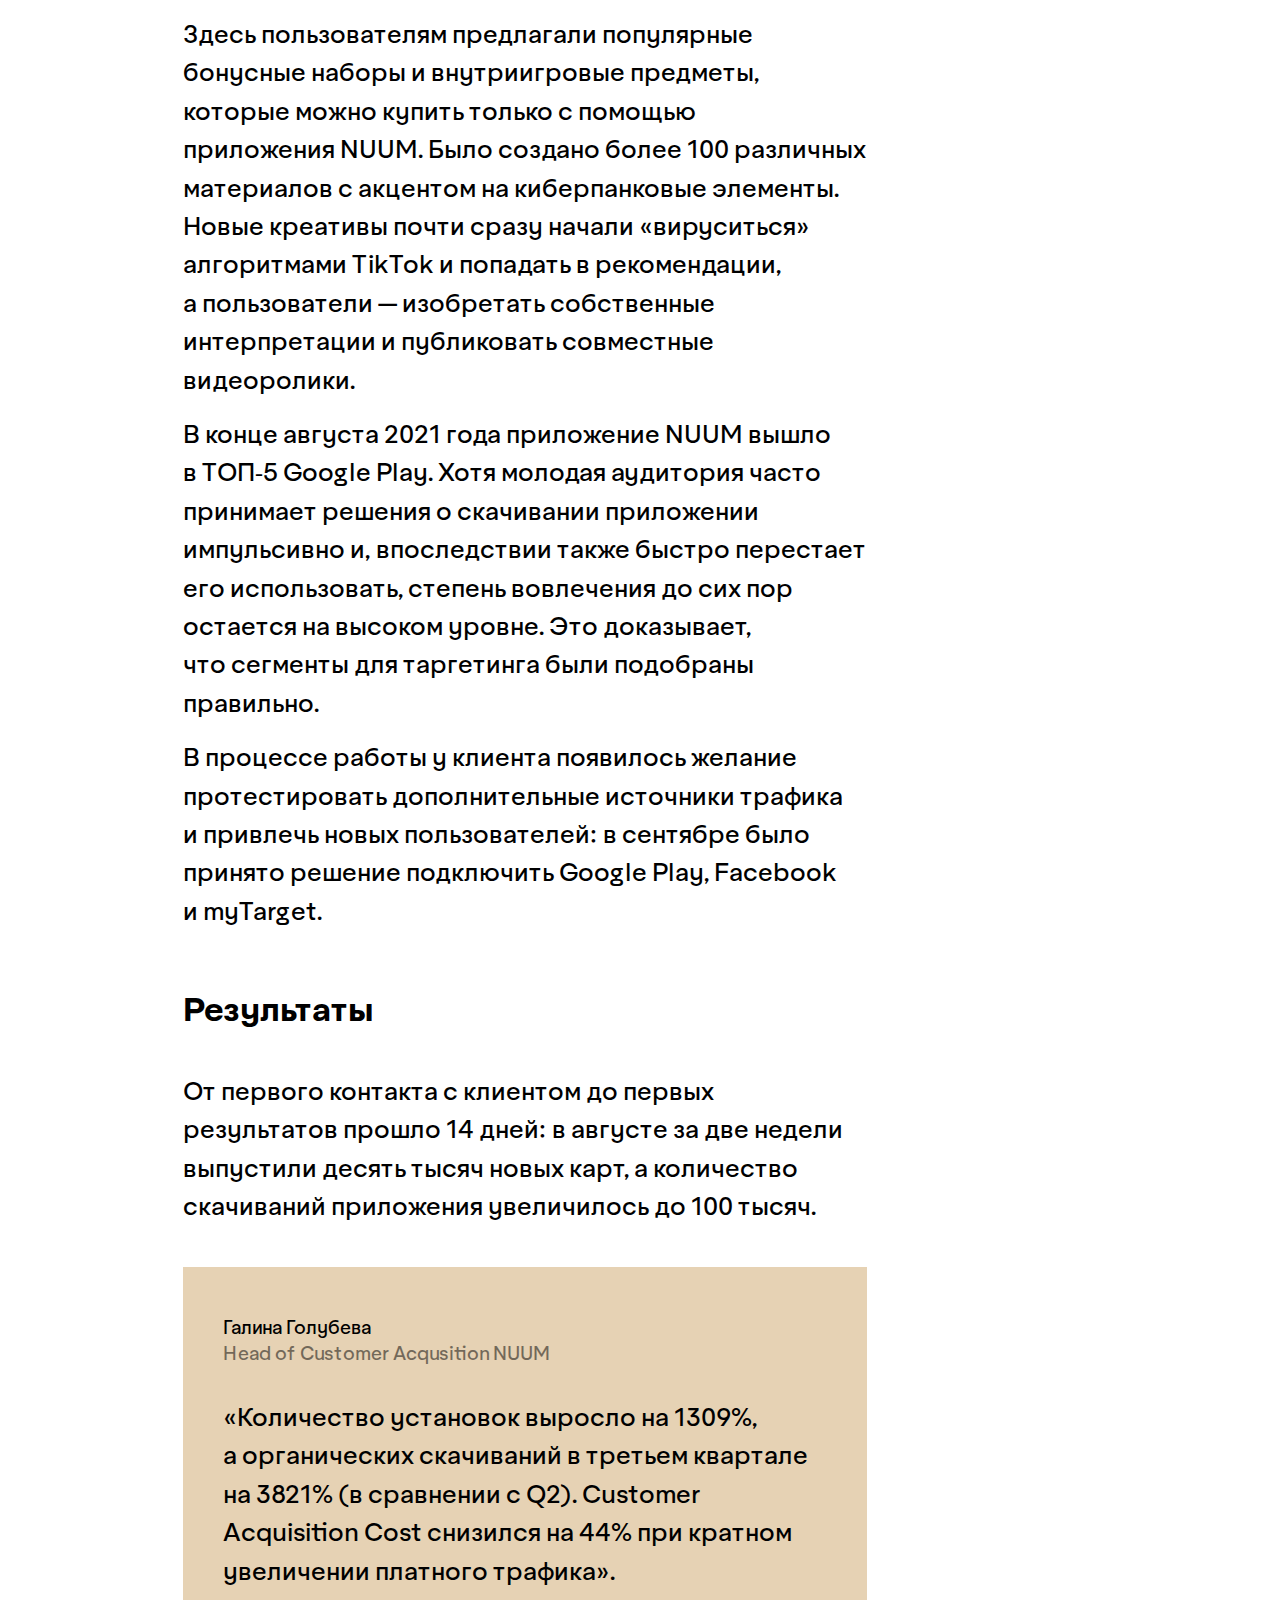
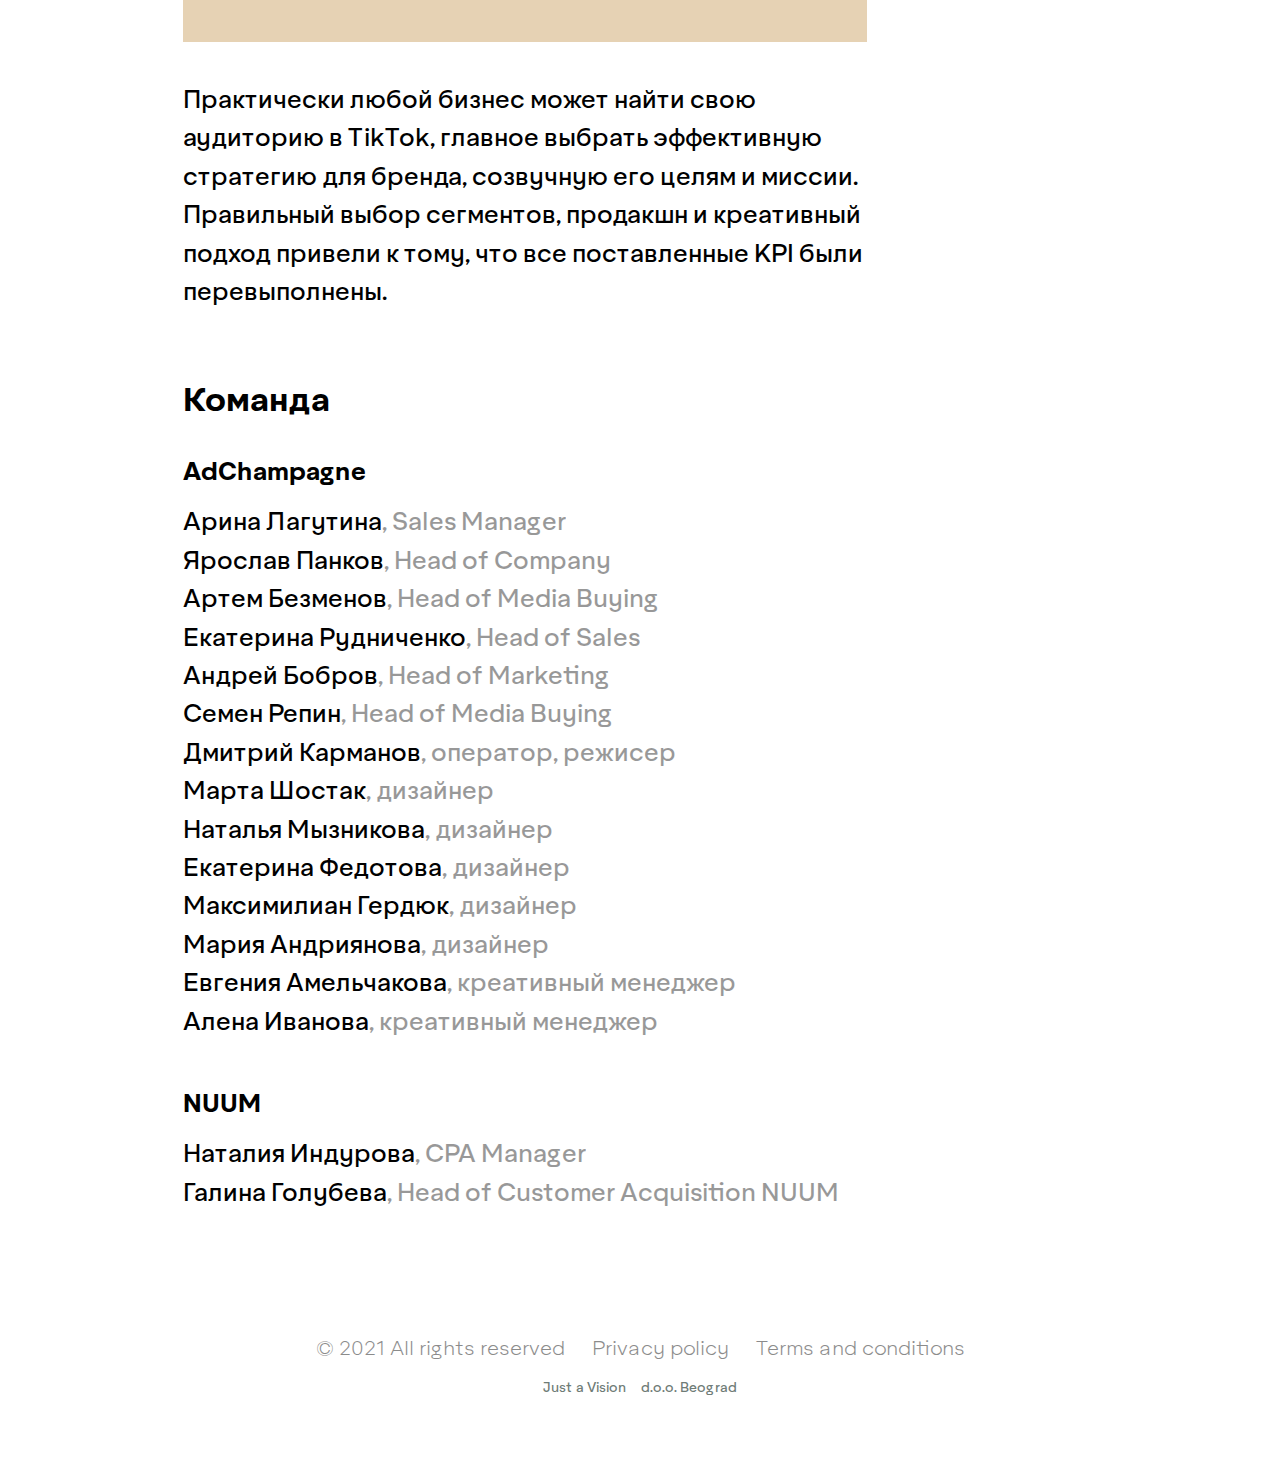
<file: back/adcmedia/case.html>
<!DOCTYPE html>
<html lang="en">
<head>
    <meta charset="UTF-8">
    <meta http-equiv="X-UA-Compatible" content="IE=edge">
    <meta name="viewport" content="width=device-width, initial-scale=1.0">

    <title>AdChampagne — We create and promote advertising on social networks</title>
    <meta name="description" content="Our partners choose AdChampagne for our decades of media-buying experience and 3.6+ Billion downloads delivered.">
    <meta property="og:title" content="AdChampagne — We create and promote advertising on social networks">
    <meta property="og:site_name" content="AdChampagne">
    <meta property="og:description" content="Our partners choose AdChampagne for our decades of media-buying experience and 3.6+ Billion downloads delivered.">

    <link rel="apple-touch-icon" sizes="57x57" href="local/assets/images/apple-icon-57x57.png">
    <link rel="apple-touch-icon" sizes="60x60" href="local/assets/images/apple-icon-60x60.png">
    <link rel="apple-touch-icon" sizes="72x72" href="local/assets/images/apple-icon-72x72.png">
    <link rel="apple-touch-icon" sizes="76x76" href="local/assets/images/apple-icon-76x76.png">
    <link rel="apple-touch-icon" sizes="114x114" href="local/assets/images/apple-icon-114x114.png">
    <link rel="apple-touch-icon" sizes="120x120" href="local/assets/images/apple-icon-120x120.png">
    <link rel="apple-touch-icon" sizes="144x144" href="local/assets/images/apple-icon-144x144.png">
    <link rel="apple-touch-icon" sizes="152x152" href="local/assets/images/apple-icon-152x152.png">
    <link rel="apple-touch-icon" sizes="180x180" href="local/assets/images/apple-icon-180x180.png">
    <link rel="icon" type="image/png" sizes="192x192"  href="local/assets/images/android-icon-192x192.png">
    <link rel="icon" type="image/png" sizes="32x32" href="local/assets/images/favicon-32x32.png">
    <link rel="icon" type="image/png" sizes="96x96" href="local/assets/images/favicon-96x96.png">
    <link rel="icon" type="image/png" sizes="16x16" href="local/assets/images/favicon-16x16.png">
    <link rel="manifest" href="local/assets/images/manifest.json">
    <meta name="msapplication-TileColor" content="#ffffff">
    <meta name="msapplication-TileImage" content="local/assets/images/ms-icon-144x144.png">
    <meta name="theme-color" content="#ffffff">

    <link rel="stylesheet" href="local/css/slick.min.css">
    <link rel="stylesheet" href="local/css/slick-theme.min.css">

    <link rel="stylesheet" href="local/css/locomotive-scroll.min.css">

    <link rel="stylesheet" href="local/css/style.css?ver=2.0">

    <style>
        .wrapper {
            max-width: 990px !important;
        }
    </style>

</head>
<body class="case-page">

    <!-- Nav -->
    <nav data-scroll data-scroll-direction="vertical" data-scroll-speed="-8" data-scroll-target=".scrolling" data-scroll-position="bottom">
        <a href="/" class="nav__logo">
            <img src="local/assets/images/logo.svg" alt="">
        </a>
        <a href="/" class="nav__logo_mini">
            <img src="local/assets/images/logo_mini.svg" alt="">
        </a>
        <ul class="nav__menu">
            <li class="nav__menu_item">
                <a href="../..#About" class="js__scroll">About</a>
            </li>
            <li class="nav__menu_item">
                <a href="../..#Services" class="js__scroll">Services</a>
            </li>
            <li class="nav__menu_item">
                <a href="../..#WhyUs" class="js__scroll">Why us</a>
            </li>
            <li class="nav__menu_item">
                <a href="../..#Philosophy" class="js__scroll">Philosophy</a>
            </li>
            <li class="nav__menu_item">
                <a href="../..#cta">Contact</a>
            </li>
            <li class="nav__menu_item">
                <a target="_blank" href="https://hh.ru/search/vacancy?st=searchVacancy&from=employerPage&employer_id=4795601">Job &#8599;</a>
            </li>
            <li class="nav__menu_close">
                <img src="local/assets/images/icon-close.svg" alt="">
            </li>
        </ul>
        <a href="../..#cta" class="nav__button js__scroll">Get clients</a>
        <div class="nav__burger">
            <img src="local/assets/images/burger.svg" alt="">
        </div>
    </nav>
    <!-- Nav END -->

    <div class="case">
        <div class="wrapper">
            <h1 class="case__title">NUUM. Сломать представление о&nbsp;трафике для&nbsp;необанка</h1>
            <p class="case__desc">Как правильный таргетинг и&nbsp;креатив в&nbsp;TikTok помогли за&nbsp;14&nbsp;дней выпустить 10&nbsp;тысяч новых карт для&nbsp;необанка</p>
            <ul class="case__task">
                <li class="case__task_item case__task_item--title">Задача</li>
                <li class="case__task_item">— Повысить узнаваемость бренда&nbsp;NUUM и&nbsp;охватить новую аудиторию.</li>
                <li class="case__task_item">— Мотивировать пользователей устанавливать приложение. </li>
                <li class="case__task_item">— Увеличить конверсию в&nbsp;заказ карты&nbsp;NUUM и&nbsp;ее&nbsp;дальнейшее использование.</li>
            </ul>
            <h2 class="case__solution_title">Решение</h2>
            <div class="case__solution_full-desc">
                <div class="case__solution_full-left">
                    <p>NUUM&nbsp;—&nbsp;необанк и&nbsp;маркетплейс для геймеров от&nbsp;МТС. Что такое необанк? На&nbsp;этот вопрос может ответить не&nbsp;каждый, и&nbsp;вывод на&nbsp;рынок таких продуктов&nbsp;—&nbsp;отдельное, интересное удовольствие. Если говорить о&nbsp;механике, то&nbsp;клиент скачивает мобильное приложение, регистрируется, получает виртуальную карту и&nbsp;пользуется&nbsp;ей. У&nbsp;него также есть возможность накопить поинтбек по&nbsp;программе лояльности и&nbsp;обменять свои баллы: потратить их&nbsp;на&nbsp;покупку игр и&nbsp;дополнений к&nbsp;ним, игровую валюту, подписки на&nbsp;игровые сервисы, а&nbsp;также экосистемные продукты&nbsp;МТС, например, онлайн&#8209;кинотеатр&nbsp;Kion или&nbsp;МТС&nbsp;Premium.</p>
                    <p>Продукт&nbsp;NUUM не&nbsp;знаком аудитории, и&nbsp;это&nbsp;добавляет сложностей в&nbsp;его продвижении. Хотя необанки в&nbsp;качестве отдельного бизнеса <a target="_blank" href="https://vc.ru/finance/232724-neobanki-ili-banki-dlya-zumerov-kak-oni-rabotayut-i-kuda-rastut">появились</a> в&nbsp;России более шести&nbsp;лет&nbsp;назад, специальной платформы для&nbsp;геймерской аудитории раньше не&nbsp;было. В&nbsp;августе 2021&nbsp;года NUUM искал агентство, которому можно доверять, поэтому выбрал команду AdChampagne. В&nbsp;числе основных требований к&nbsp;агентству был опыт работы с&nbsp;механизмами TikTok, так&nbsp;как на&nbsp;этой площадке собираются активные и&nbsp;диджитальные пользователи. </p>
                    <p>Кажется, каждый третий кейс, который сейчас показывают рекламодатели&nbsp;— о&nbsp;TikTok. Последние три&nbsp;года площадка активно растет, а&nbsp;вместе с&nbsp;ней и&nbsp;аудитория, которая расширяется с&nbsp;точки зрения соцдема. Если в&nbsp;начале TikTok воспринимался, как&nbsp;соцсеть для&nbsp;совсем юных пользователей, то&nbsp;сейчас, по&nbsp;<a target="_blank" href="https://t.me/dnative/1507">внутренним данным</a> TikTok, чаще&nbsp;всего, здесь можно встретить людей в&nbsp;возрасте от&nbsp;25 до&nbsp;34&nbsp;лет. </p>
                    <p>Причем 90%&nbsp;из&nbsp;них в&nbsp;среднем проводят в&nbsp;этом приложении 52&nbsp;минуты&nbsp;в&nbsp;день. Это значит, что&nbsp;на&nbsp;площадке найдутся разные пользователи: от&nbsp;офисных работников до&nbsp;любителей видеоигр. AdChampagne уже сотрудничал с&nbsp;банковским сегментом и&nbsp;имеет опыт запуска финтех&#8209;продуктов, поэтому у&nbsp;команды сформировались методики, позволяющие получать качественные лиды.</p>
                </div>
                <div class="case__solution_full-right" style="display: none;">
                    <div>
                        <p>Это&nbsp;стиль для&nbsp;текста, который является сноской к&nbsp;абзацу, доп.&nbsp;ссылками и&nbsp;т.д.</p>
                    </div>
                </div>
            </div>
            <div class="case__solution_full-desc">
                <div class="case__solution_full-left">
                    <div class="author">
                        <div class="author__title">
                            <img style="display: none;" src="local/assets/images/author__img.png" alt="" class="author__title_img">
                            <div class="author__title_name">
                                Наталия Индурова <br>
                                <span>менеджер по&nbsp;digital рекламе NUUM&nbsp;Neobank</span>
                            </div>
                        </div>
                        <p class="author__desc">«NUUM&nbsp;—&nbsp;продукт для&nbsp;геймерской аудитории, и&nbsp;речь не&nbsp;только о&nbsp;подростках — сегодня играет каждый третий&nbsp;житель планеты. Ранее мы не&nbsp;использовали TikTok в&nbsp;качестве источника продвижения, и&nbsp;нам было любопытно понаблюдать за&nbsp;аффинитивностью пользователей. Люди заинтересовались нашим проектом в&nbsp;целом и&nbsp;продемонстрировали очень высокую активность — служба поддержки получила массу обращений с&nbsp;вопросами по&nbsp;продукту, предложениями по&nbsp;доработке приложения и&nbsp;ассортиментной линейке. Сегодня TikTok занимает одну из&nbsp;ведущих ролей в&nbsp;нашем медиамиксе, и&nbsp;мы&nbsp;уверены, что&nbsp;в&nbsp;ближайшем будущем результаты будут только улучшаться».</p>
                    </div>
                    <p>За&nbsp;все время работы с&nbsp;TikTok команда AdChampagne убедилась в&nbsp;том, что&nbsp;стандартный подход&nbsp;—&nbsp;просто красиво показать новый продукт&nbsp;—&nbsp;не&nbsp;работает. Любое взаимодействие бренда с&nbsp;аудиторией должно вызывать эмоции. Видеокреативы, адаптированные для&nbsp;гейм&#8209;аудитории, стали наиболее подходящим форматом, чтобы привлечь внимание пользователя к&nbsp;NUUM, смотивировать узнать, что&nbsp;такое необанк, и&nbsp;оформить карту.</p>
                    <h2 class="video__title">Примеры видеокреативов</h2>
                    <iframe class="video__video" src="https://www.youtube.com/embed/qZq_mL6CN4c" title="YouTube video player" frameborder="0" allow="accelerometer; autoplay; clipboard-write; encrypted-media; gyroscope; picture-in-picture" allowfullscreen></iframe>
                    <span class="video__miniText">Примеры видеокреативов</span>
                    <iframe class="video__video" src="https://www.youtube.com/embed/JwkDebu-9u4" title="YouTube video player" frameborder="0" allow="accelerometer; autoplay; clipboard-write; encrypted-media; gyroscope; picture-in-picture" allowfullscreen></iframe>
                    <p>Во&nbsp;время создания креативов команда AdChampagne решила отталкиваться от&nbsp;ключевых преимуществ карты&nbsp;NUUM:</p>
                    <ul class="case__task">
                        <li class="case__task_item">— высокий поинтбек;</li>
                        <li class="case__task_item">— скидки на&nbsp;айтемы;</li>
                        <li class="case__task_item">— наличие уникальных игровых предметов, которые можно приобрести внутри приложения за&nbsp;бонусы.</li>
                    </ul>
                    <p>Причем, часть этих айтемов — архивная, что&nbsp;оценили сами геймеры.  В&nbsp;качестве дополнительной коммуникации использовали классические тексты с&nbsp;призывом выполнить целевое действие и&nbsp;указанием конечной выгоды, которую получит пользователь. Например: «Оформляй карту&nbsp;NUUM и&nbsp;забирай игровые айтемы со&nbsp;скидкой до&nbsp;50% — экономь на&nbsp;играх, в&nbsp;которые играешь!».</p>
                    <iframe class="video__video" src="https://www.youtube.com/embed/Jv3OEtATxEc" title="YouTube video player" frameborder="0" allow="accelerometer; autoplay; clipboard-write; encrypted-media; gyroscope; picture-in-picture" allowfullscreen></iframe>
                    <iframe class="video__video" src="https://www.youtube.com/embed/vAAChoK0D2s" title="YouTube video player" frameborder="0" allow="accelerometer; autoplay; clipboard-write; encrypted-media; gyroscope; picture-in-picture" allowfullscreen></iframe>
                    <h2 class="video__title">Рекламная акция с&nbsp;Wargaming</h2>
                    <p>Здесь пользователям предлагали популярные бонусные наборы и&nbsp;внутриигровые предметы, которые можно купить только с&nbsp;помощью приложения&nbsp;NUUM. Было создано более&nbsp;100&nbsp;различных материалов с&nbsp;акцентом на&nbsp;киберпанковые элементы. Новые креативы почти сразу начали «вируситься» алгоритмами&nbsp;TikTok и&nbsp;попадать в&nbsp;рекомендации, а&nbsp;пользователи — изобретать собственные интерпретации и&nbsp;публиковать совместные видеоролики.</p>
                    <p>В&nbsp;конце августа&nbsp;2021&nbsp;года приложение&nbsp;NUUM вышло в&nbsp;ТОП&#8209;5&nbsp;Google Play. Хотя молодая аудитория часто принимает решения о&nbsp;скачивании приложении импульсивно и,&nbsp;впоследствии также быстро перестает его&nbsp;использовать, степень вовлечения до&nbsp;сих&nbsp;пор остается на&nbsp;высоком уровне. Это&nbsp;доказывает, что&nbsp;сегменты для&nbsp;таргетинга были подобраны правильно.</p>
                    <p>В&nbsp;процессе работы у&nbsp;клиента появилось желание протестировать дополнительные источники трафика и&nbsp;привлечь новых  пользователей: в&nbsp;сентябре было принято решение подключить Google&nbsp;Play, Facebook и&nbsp;myTarget.</p>
                    <h2 class="video__title">Результаты</h2>
                    <p>От&nbsp;первого контакта с&nbsp;клиентом до&nbsp;первых результатов прошло&nbsp;14&nbsp;дней: в&nbsp;августе за&nbsp;две&nbsp;недели выпустили десять тысяч новых карт, а&nbsp;количество скачиваний приложения увеличилось до&nbsp;100&nbsp;тысяч.</p>
                    <div class="author">
                        <div class="author__title">
                            <img style="display: none;" src="local/assets/images/author__img.png" alt="" class="author__title_img">
                            <div class="author__title_name">
                                Галина Голубева <br>
                                <span>Head of&nbsp;Customer Acqusition&nbsp;NUUM</span>
                            </div>
                        </div>
                        <p class="author__desc">«Количество установок выросло на&nbsp;1309%, а&nbsp;органических скачиваний в&nbsp;третьем квартале на&nbsp;3821% (в&nbsp;сравнении с&nbsp;Q2). Customer Acquisition Cost снизился на&nbsp;44% при&nbsp;кратном увеличении платного трафика».</p>
                    </div>
                    <p>Практически любой бизнес может найти свою аудиторию в&nbsp;TikTok, главное выбрать эффективную стратегию для&nbsp;бренда, созвучную его&nbsp;целям и&nbsp;миссии. Правильный выбор сегментов, продакшн и&nbsp;креативный подход привели к&nbsp;тому, что&nbsp;все&nbsp;поставленные KPI&nbsp;были перевыполнены.</p>
                    <div class="command">
                        <h2 class="command__title">Команда</h2>
                        <h3 class="command__minTitle">AdChampagne</h3>
                        <p class="command__list">Арина Лагутина<span>, Sales Manager </span><br>
                            Ярослав Панков<span>, Head of&nbsp;Company </span><br>
                            Артем Безменов<span>, Head of&nbsp;Media Buying </span><br>
                            Екатерина Рудниченко<span>, Head of&nbsp;Sales </span><br>
                            Андрей Бобров<span>, Head of&nbsp;Marketing </span><br>
                            Семен Репин<span>, Head of&nbsp;Media Buying </span><br>
                            Дмитрий Карманов<span>, оператор, режисер </span><br>
                            Марта Шостак<span>, дизайнер </span><br>
                            Наталья Мызникова<span>, дизайнер </span><br>
                            Екатерина Федотова<span>, дизайнер </span><br>
                            Максимилиан Гердюк<span>, дизайнер </span><br>
                            Мария Андриянова<span>, дизайнер </span><br>
                            Евгения Амельчакова<span>, креативный менеджер </span><br>
                            Алена Иванова<span>, креативный менеджер</span></p>
                        <h3 class="command__minTitle">NUUM</h3>
                        <p class="command__list">Наталия Индурова<span>, CPA Manager </span><br>
                            Галина Голубева<span>, Head of&nbsp;Customer Acquisition NUUM</span></p>
                    </div>
                </div>
            </div>
        </div>
    </div>

    <!-- Footer -->
    <footer>
        <div class="wrapper-min">
            <div class="footer__links">
                <p>© 2021 All rights reserved</p>
                <a href="">Privacy policy</a>
                <a href="">Terms and&nbsp;conditions</a>
            </div>
            <div class="footer__links" style="margin-top: 20px; font-size: 13px; color: #6f7c77;">
                Just a Vision &nbsp;&nbsp;&nbsp; d.o.o. Beograd
            </div>
        </div>
    </footer>
    <!-- Footer END -->

    <script src="local/js/jquery.min.js"></script>
    <script src="local/js/main.js?ver=2.0"></script>
    
    <!-- Yandex.Metrika counter -->
    <script type="text/javascript" >
       (function(m,e,t,r,i,k,a){m[i]=m[i]||function(){(m[i].a=m[i].a||[]).push(arguments)};
       m[i].l=1*new Date();k=e.createElement(t),a=e.getElementsByTagName(t)[0],k.async=1,k.src=r,a.parentNode.insertBefore(k,a)})
       (window, document, "script", "https://mc.yandex.ru/metrika/tag.js", "ym");

       ym(87241306, "init", {
            clickmap:true,
            trackLinks:true,
            accurateTrackBounce:true
       });
    </script>
    <noscript><div><img src="https://mc.yandex.ru/watch/87241306" style="position:absolute; left:-9999px;" alt="" /></div></noscript>
    <!-- /Yandex.Metrika counter -->
</body>
</html>
</file>
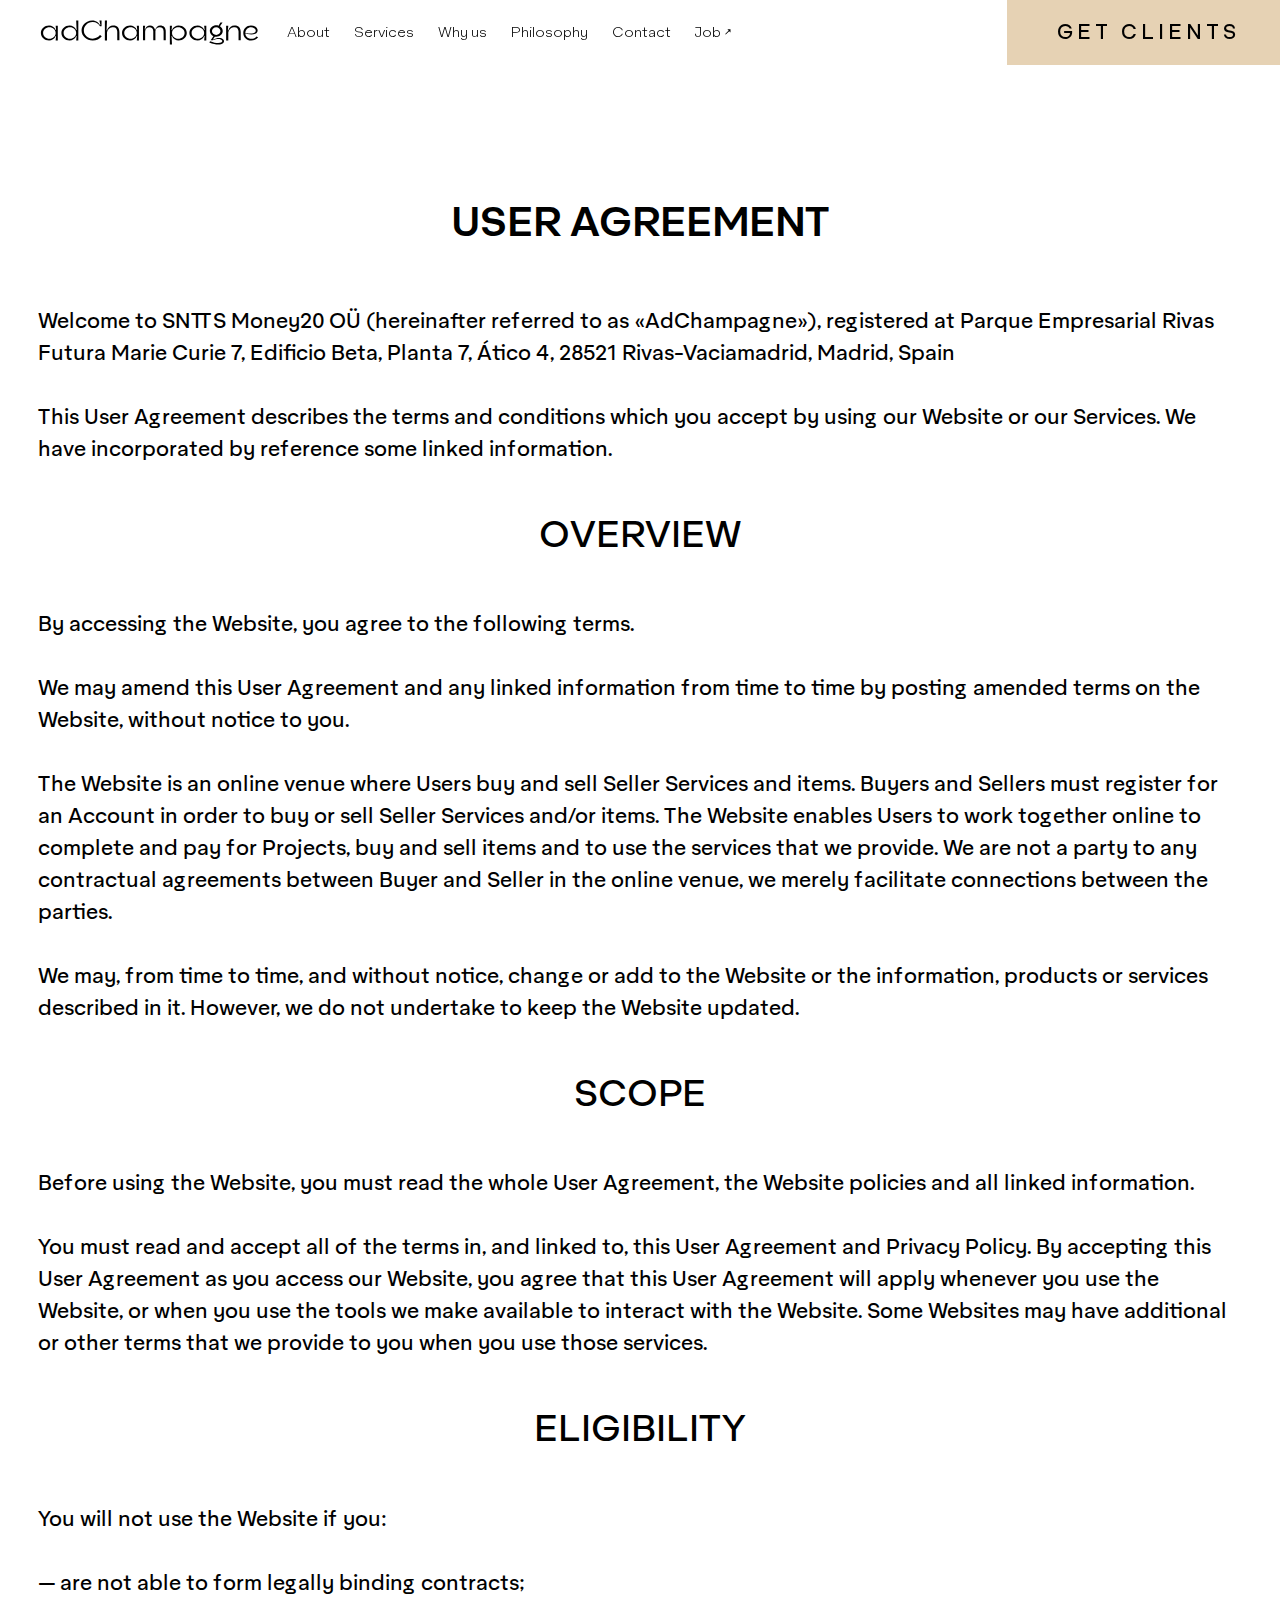
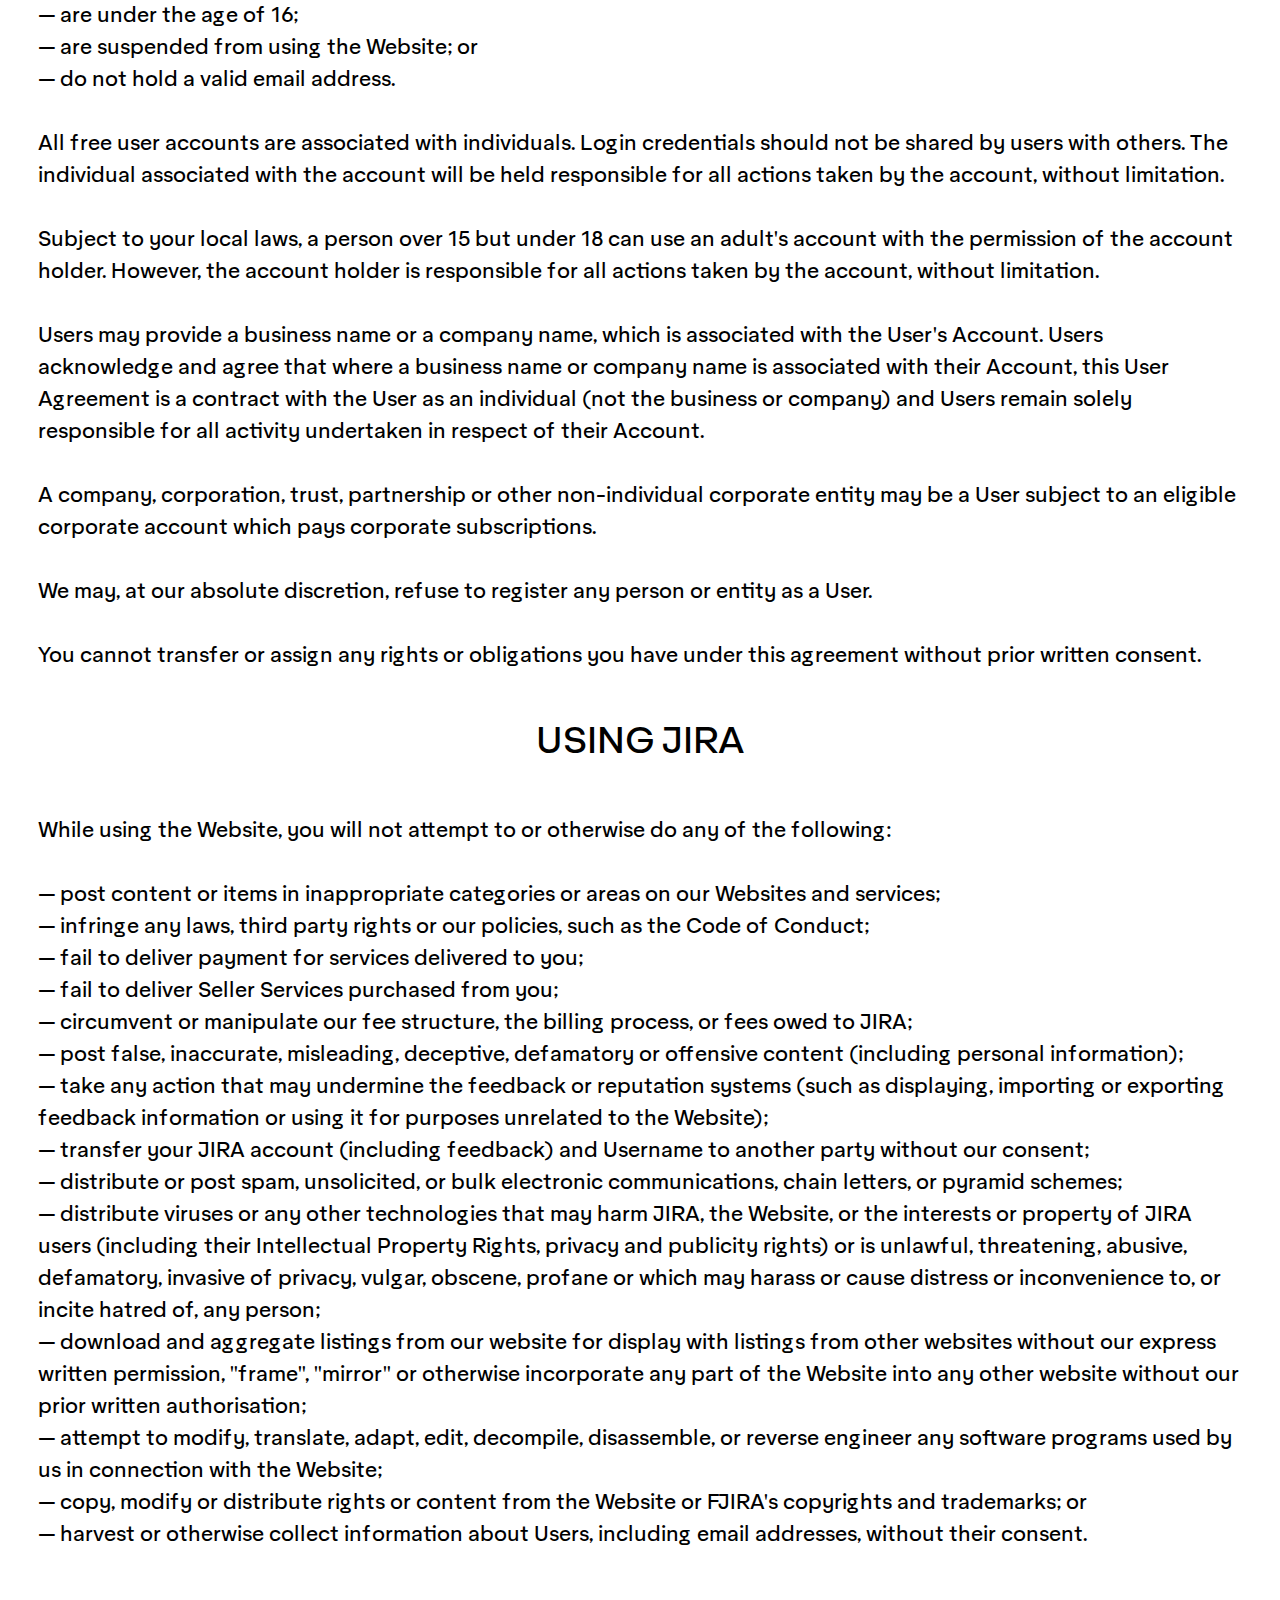
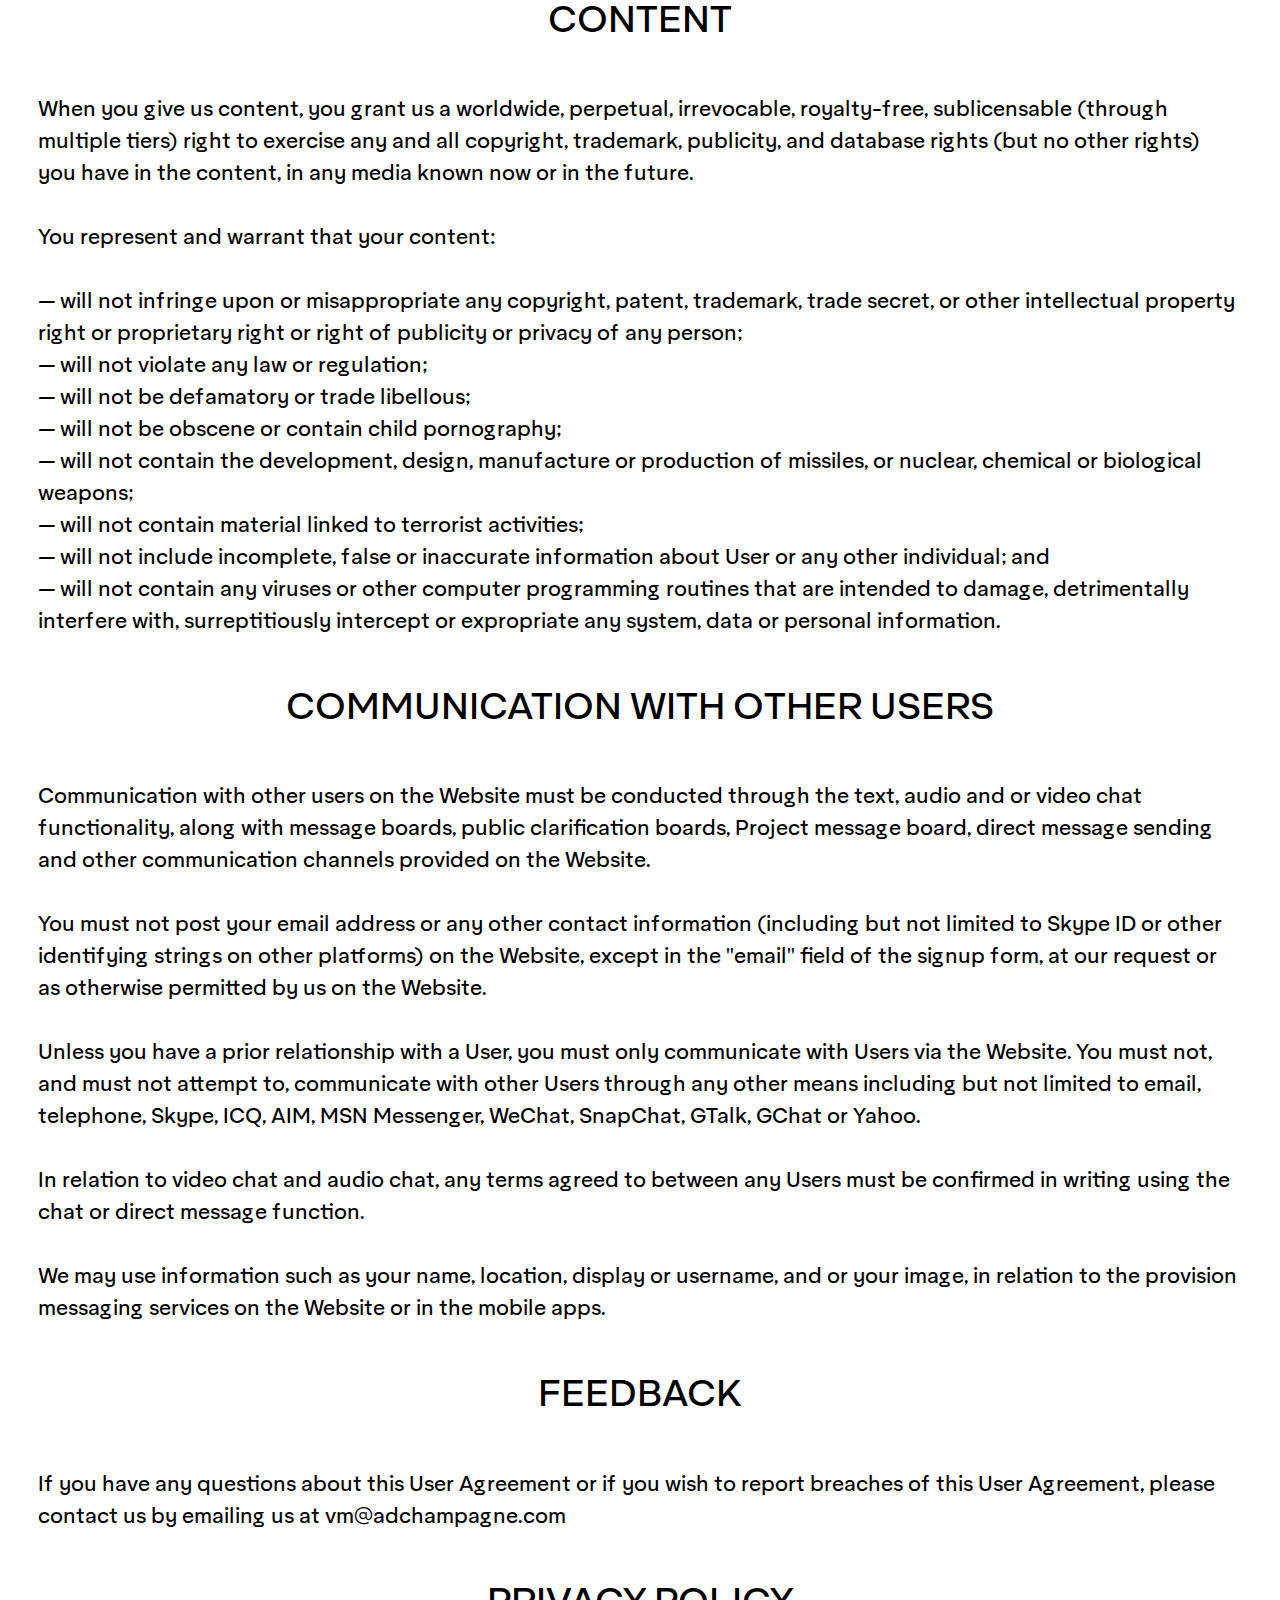
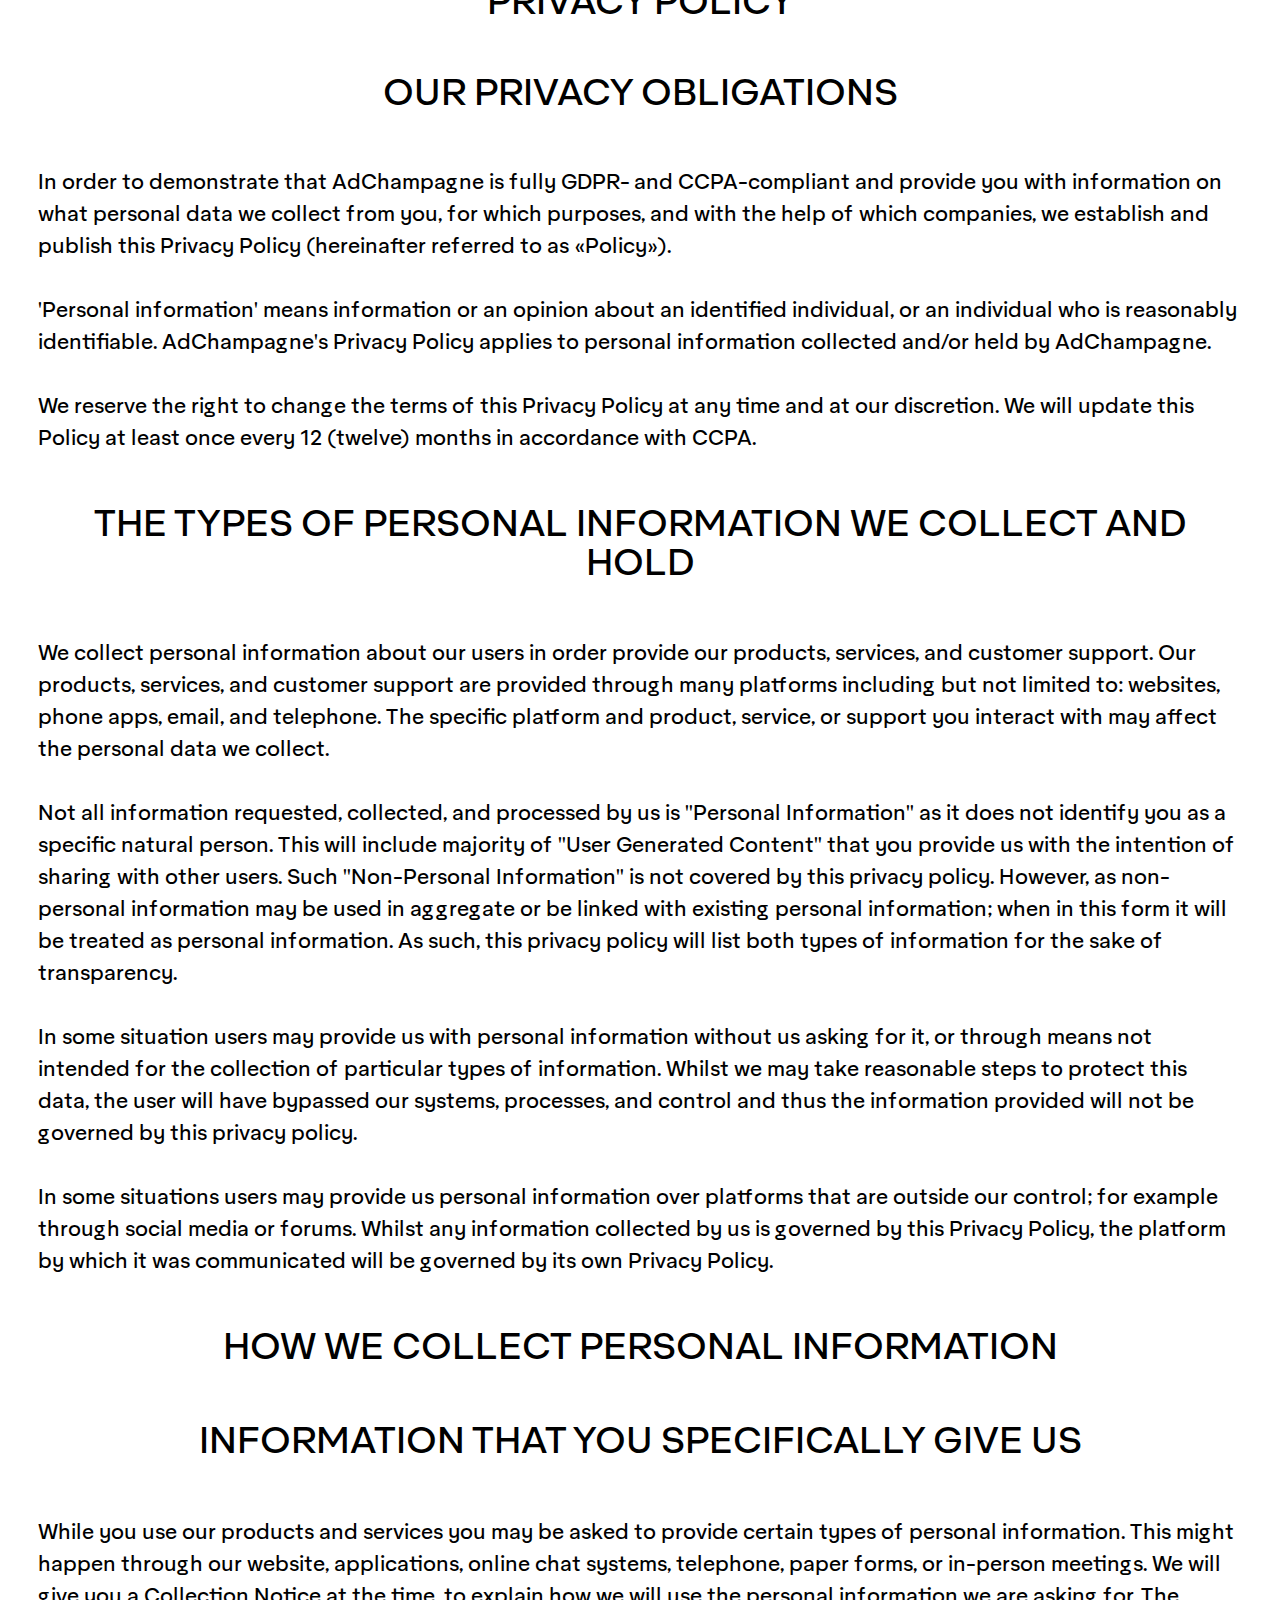
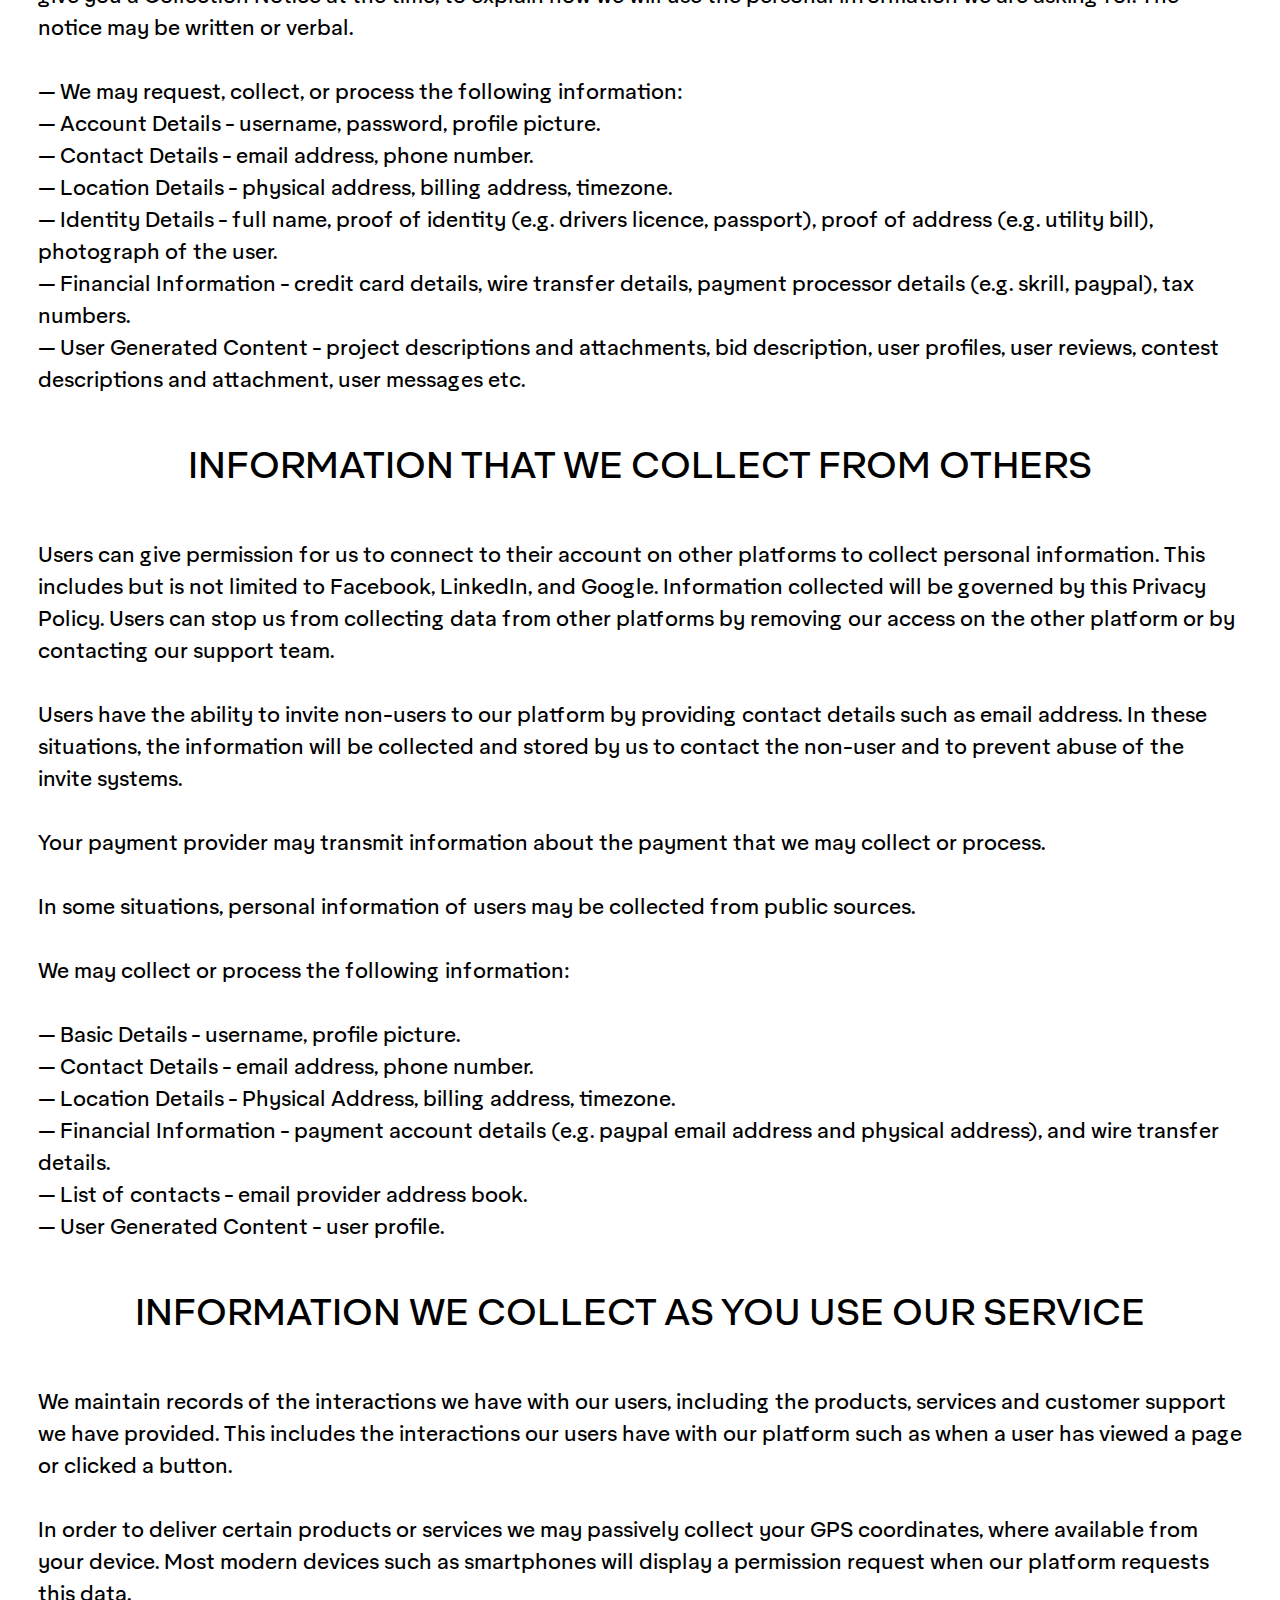
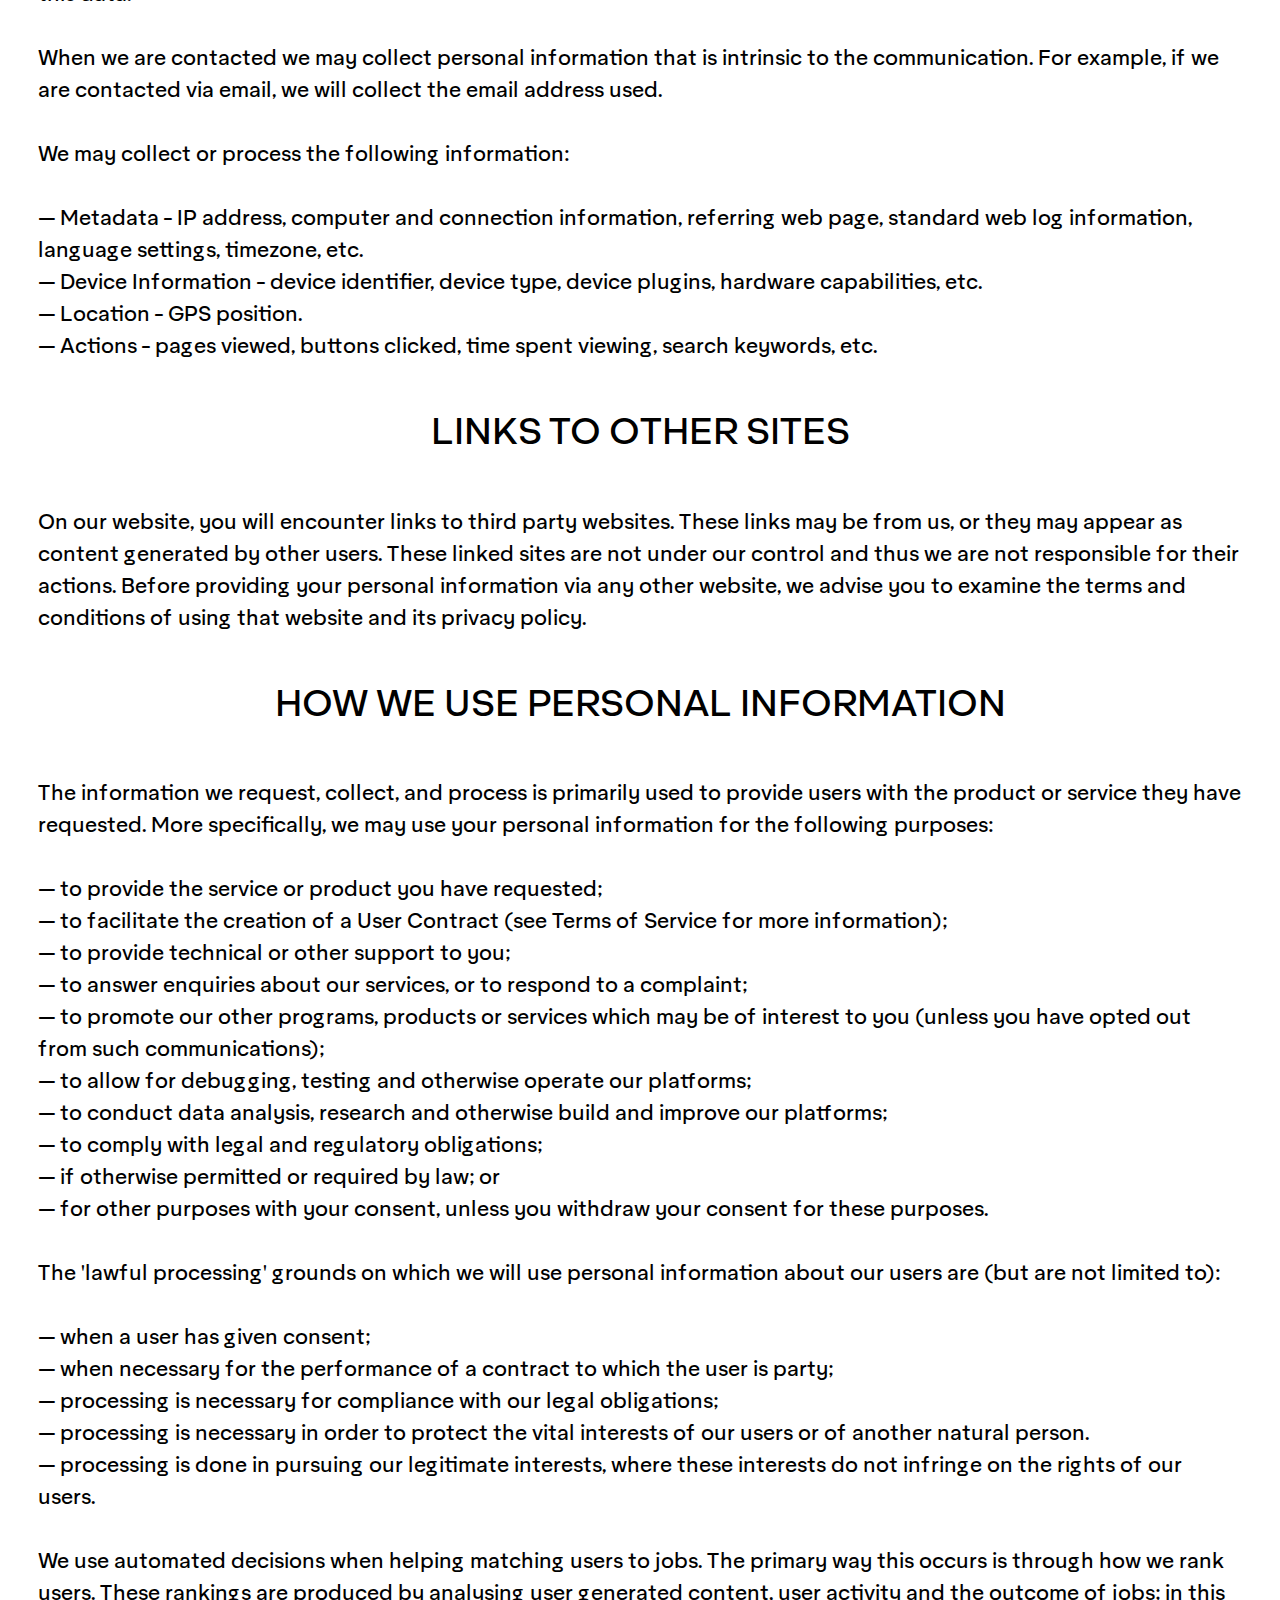
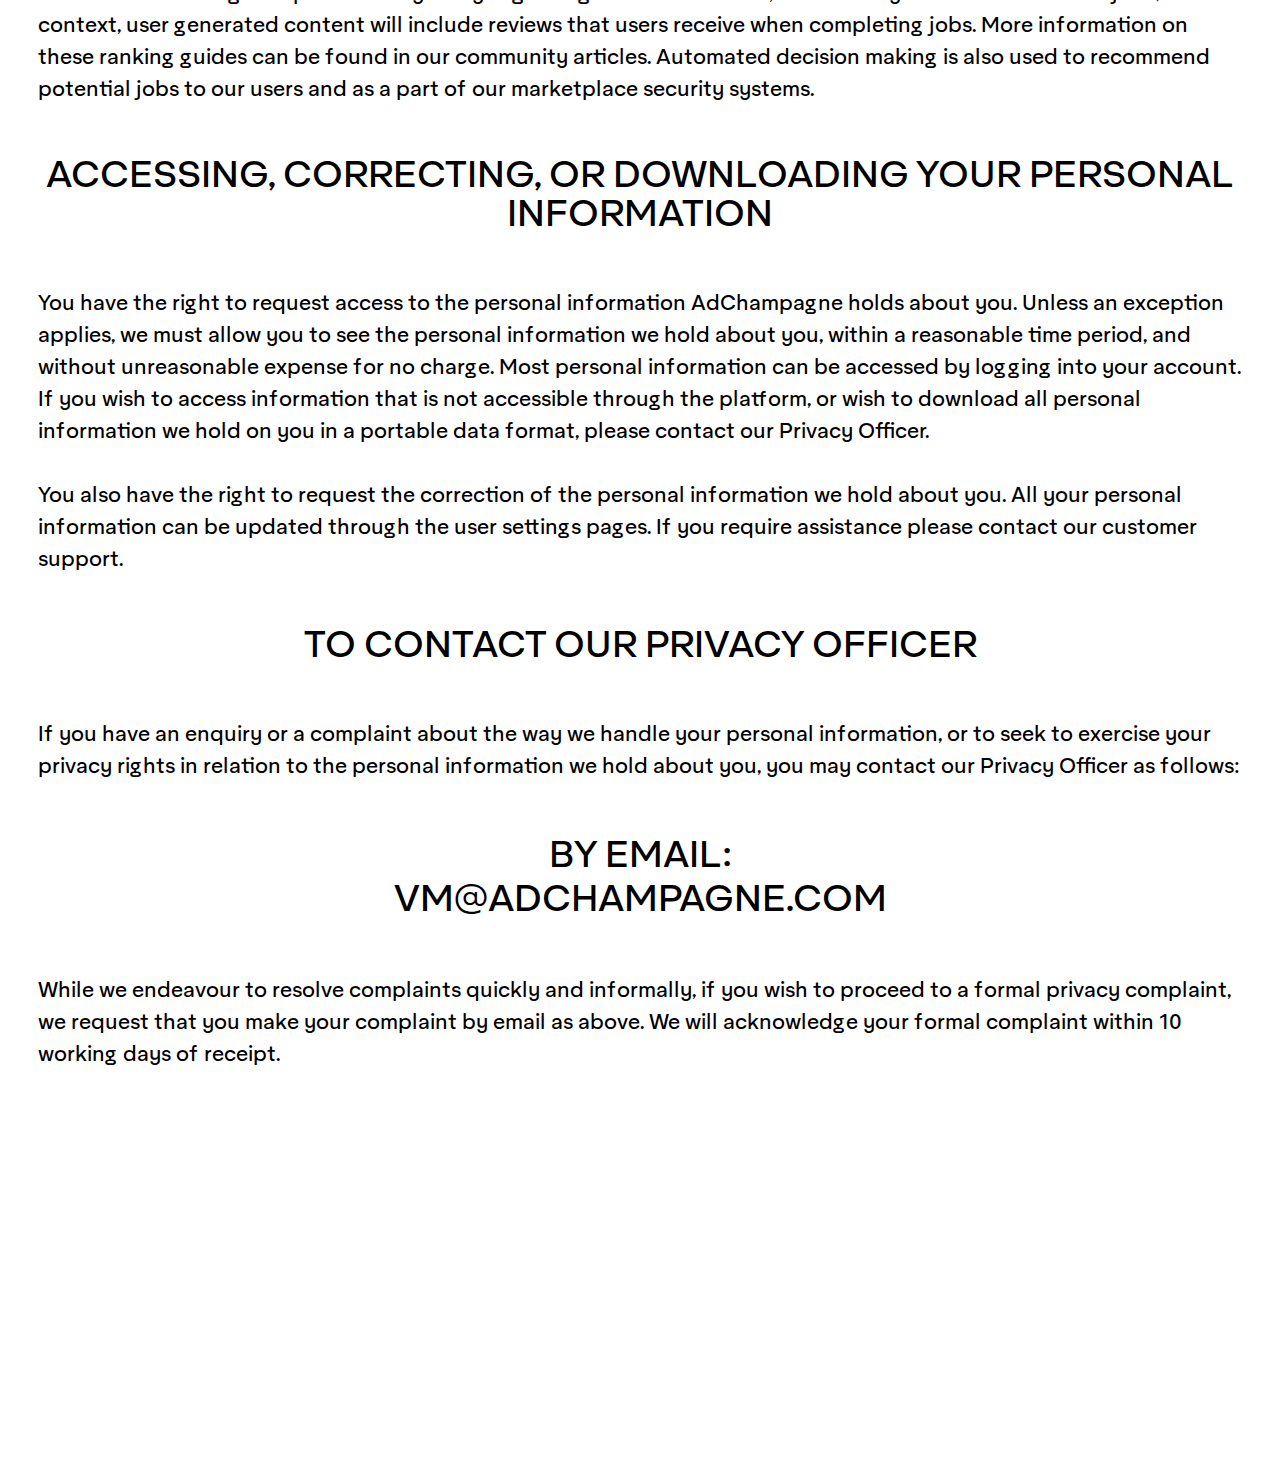
<file: back/es/agreement.html>
<!DOCTYPE html>
<html lang="en">
<head>
    <meta charset="UTF-8">
    <meta http-equiv="X-UA-Compatible" content="IE=edge">
    <meta name="viewport" content="width=device-width, initial-scale=1.0">

    <title>AdChampagne — We create and promote advertising on social networks</title>
    <meta name="description" content="Our partners choose AdChampagne for our decades of media-buying experience and 3.6+ Billion downloads delivered.">
    <meta property="og:title" content="AdChampagne — We create and promote advertising on social networks">
    <meta property="og:site_name" content="AdChampagne">
    <meta property="og:description" content="Our partners choose AdChampagne for our decades of media-buying experience and 3.6+ Billion downloads delivered.">

    <link rel="apple-touch-icon" sizes="57x57" href="local/assets/images/apple-icon-57x57.png">
    <link rel="apple-touch-icon" sizes="60x60" href="local/assets/images/apple-icon-60x60.png">
    <link rel="apple-touch-icon" sizes="72x72" href="local/assets/images/apple-icon-72x72.png">
    <link rel="apple-touch-icon" sizes="76x76" href="local/assets/images/apple-icon-76x76.png">
    <link rel="apple-touch-icon" sizes="114x114" href="local/assets/images/apple-icon-114x114.png">
    <link rel="apple-touch-icon" sizes="120x120" href="local/assets/images/apple-icon-120x120.png">
    <link rel="apple-touch-icon" sizes="144x144" href="local/assets/images/apple-icon-144x144.png">
    <link rel="apple-touch-icon" sizes="152x152" href="local/assets/images/apple-icon-152x152.png">
    <link rel="apple-touch-icon" sizes="180x180" href="local/assets/images/apple-icon-180x180.png">
    <link rel="icon" type="image/png" sizes="192x192"  href="local/assets/images/android-icon-192x192.png">
    <link rel="icon" type="image/png" sizes="32x32" href="local/assets/images/favicon-32x32.png">
    <link rel="icon" type="image/png" sizes="96x96" href="local/assets/images/favicon-96x96.png">
    <link rel="icon" type="image/png" sizes="16x16" href="local/assets/images/favicon-16x16.png">
    <link rel="manifest" href="local/assets/images/manifest.json">
    <meta name="msapplication-TileColor" content="#ffffff">
    <meta name="msapplication-TileImage" content="local/assets/images/ms-icon-144x144.png">
    <meta name="theme-color" content="#ffffff">

    <link rel="stylesheet" href="local/css/slick.min.css">
    <link rel="stylesheet" href="local/css/slick-theme.min.css">

    <link rel="stylesheet" href="local/css/locomotive-scroll.min.css">

    <link rel="stylesheet" href="local/css/style.css?ver=2.0">

</head>
<body class="agreement">

    <!-- Nav -->
    <nav data-scroll data-scroll-direction="vertical" data-scroll-speed="-8" data-scroll-target=".scrolling" data-scroll-position="bottom">
        <a href="/" class="nav__logo">
            <img src="local/assets/images/logo.svg" alt="">
        </a>
        <a href="/" class="nav__logo_mini">
            <img src="local/assets/images/logo_mini.svg" alt="">
        </a>
        <ul class="nav__menu">
            <li class="nav__menu_item">
                <a href="../..#About" class="js__scroll">About</a>
            </li>
            <li class="nav__menu_item">
                <a href="../..#Services" class="js__scroll">Services</a>
            </li>
            <li class="nav__menu_item">
                <a href="../..#WhyUs" class="js__scroll">Why us</a>
            </li>
            <li class="nav__menu_item">
                <a href="../..#Philosophy" class="js__scroll">Philosophy</a>
            </li>
            <li class="nav__menu_item">
                <a href="../..#cta">Contact</a>
            </li>
            <li class="nav__menu_item">
                <a target="_blank" href="https://hh.ru/search/vacancy?st=searchVacancy&from=employerPage&employer_id=4795601">Job &#8599;</a>
            </li>
            <li class="nav__menu_close">
                <img src="local/assets/images/icon-close.svg" alt="">
            </li>
        </ul>
        <a href="../..#cta" class="nav__button js__scroll">Get clients</a>
        <div class="nav__burger">
            <img src="local/assets/images/burger.svg" alt="">
        </div>
    </nav>
    <!-- Nav END -->

    <div class="agreement">
        <div class="wrapper">
            <h1>USER AGREEMENT</h1>
            <p>Welcome to SNTTS Money20 O&#220; (hereinafter referred to as &#171;AdChampagne&#187;), registered at Parque Empresarial Rivas Futura Marie Curie 7, Edificio Beta, Planta 7, Ático 4, 28521 Rivas-Vaciamadrid, Madrid, Spain</p>
            <p>This User Agreement describes the terms and conditions which you accept by using our Website or our Services. We have incorporated by reference some linked information.</p>
            <h2>OVERVIEW</h2>
            <p>By accessing the Website, you agree to the following terms.</p>
            <p>We may amend this User Agreement and any linked information from time to time by posting amended terms on the Website, without notice to you.</p>
            <p>The Website is an online venue where Users buy and sell Seller Services and items. Buyers and Sellers must register for an Account in order to buy or sell Seller Services and/or items. The Website enables Users to work together online to complete and pay for Projects, buy and sell items and to use the services that we provide. We are not a party to any contractual agreements between Buyer and Seller in the online venue, we merely facilitate connections between the parties.</p>
            <p>We may, from time to time, and without notice, change or add to the Website or the information, products or services described in it. However, we do not undertake to keep the Website updated.</p>
            <h2>SCOPE</h2>
            <p>Before using the Website, you must read the whole User Agreement, the Website policies and all linked information.</p>
            <p>You must read and accept all of the terms in, and linked to, this User Agreement and Privacy Policy. By accepting this User Agreement as you access our Website, you agree that this User Agreement will apply whenever you use the Website, or when you use the tools we make available to interact with the Website. Some Websites may have additional or other terms that we provide to you when you use those services.</p>
            <h2>ELIGIBILITY</h2>
            <p>You will not use the Website if you:</p>
            <ul>
                <li>are not able to form legally binding contracts;</li>
                <li>are under the age of 16;</li>
                <li>are suspended from using the Website; or</li>
                <li>do not hold a valid email address.</li>
            </ul>
            <p>All free user accounts are associated with individuals. Login credentials should not be shared by users with others. The individual associated with the account will be held responsible for all actions taken by the account, without limitation.</p>
            <p>Subject to your local laws, a person over 15 but under 18 can use an adult's account with the permission of the account holder. However, the account holder is responsible for all actions taken by the account, without limitation.</p>
            <p>Users may provide a business name or a company name, which is associated with the User's Account. Users acknowledge and agree that where a business name or company name is associated with their Account, this User Agreement is a contract with the User as an individual (not the business or company) and Users remain solely responsible for all activity undertaken in respect of their Account.</p>
            <p>A company, corporation, trust, partnership or other non-individual corporate entity may be a User subject to an eligible corporate account which pays corporate subscriptions.</p>
            <p>We may, at our absolute discretion, refuse to register any person or entity as a User.</p>
            <p>You cannot transfer or assign any rights or obligations you have under this agreement without prior written consent.</p>
            <h2>USING JIRA</h2>
            <p>While using the Website, you will not attempt to or otherwise do any of the following:</p>
            <ul>
                <li>post content or items in inappropriate categories or areas on our Websites and services;</li>
                <li>infringe any laws, third party rights or our policies, such as the Code of Conduct;</li>
                <li>fail to deliver payment for services delivered to you;</li>
                <li>fail to deliver Seller Services purchased from you;</li>
                <li>circumvent or manipulate our fee structure, the billing process, or fees owed to JIRA;</li>
                <li>post false, inaccurate, misleading, deceptive, defamatory or offensive content (including personal information);</li>
                <li>take any action that may undermine the feedback or reputation systems (such as displaying, importing or exporting feedback information or using it for purposes unrelated to the Website);</li>
                <li>transfer your JIRA account (including feedback) and Username to another party without our consent;</li>
                <li>distribute or post spam, unsolicited, or bulk electronic communications, chain letters, or pyramid schemes;</li>
                <li>distribute viruses or any other technologies that may harm JIRA, the Website, or the interests or property of JIRA users (including their Intellectual Property Rights, privacy and publicity rights) or is unlawful, threatening, abusive, defamatory, invasive of privacy, vulgar, obscene, profane or which may harass or cause distress or inconvenience to, or incite hatred of, any person;</li>
                <li>download and aggregate listings from our website for display with listings from other websites without our express written permission, "frame", "mirror" or otherwise incorporate any part of the Website into any other website without our prior written authorisation;</li>
                <li>attempt to modify, translate, adapt, edit, decompile, disassemble, or reverse engineer any software programs used by us in connection with the Website;</li>
                <li>copy, modify or distribute rights or content from the Website or FJIRA's copyrights and trademarks; or</li>
                <li>harvest or otherwise collect information about Users, including email addresses, without their consent.</li>
            </ul>
            <h2>CONTENT</h2>
            <p>When you give us content, you grant us a worldwide, perpetual, irrevocable, royalty-free, sublicensable (through multiple tiers) right to exercise any and all copyright, trademark, publicity, and database rights (but no other rights) you have in the content, in any media known now or in the future.</p>
            <p>You represent and warrant that your content:</p>
            <ul>
                <li>will not infringe upon or misappropriate any copyright, patent, trademark, trade secret, or other intellectual property right or proprietary right or right of publicity or privacy of any person;</li>
                <li>will not violate any law or regulation;</li>
                <li>will not be defamatory or trade libellous;</li>
                <li>will not be obscene or contain child pornography;</li>
                <li>will not contain the development, design, manufacture or production of missiles, or nuclear, chemical or biological weapons;</li>
                <li>will not contain material linked to terrorist activities;</li>
                <li>will not include incomplete, false or inaccurate information about User or any other individual; and</li>
                <li>will not contain any viruses or other computer programming routines that are intended to damage, detrimentally interfere with, surreptitiously intercept or expropriate any system, data or personal information.</li>
            </ul>
            <h2>COMMUNICATION WITH OTHER USERS</h2>
            <p>Communication with other users on the Website must be conducted through the text, audio and or video chat functionality, along with message boards, public clarification boards, Project message board, direct message sending and other communication channels provided on the Website.</p>
            <p>You must not post your email address or any other contact information (including but not limited to Skype ID or other identifying strings on other platforms) on the Website, except in the "email" field of the signup form, at our request or as otherwise permitted by us on the Website.</p>
            <p>Unless you have a prior relationship with a User, you must only communicate with Users via the Website. You must not, and must not attempt to, communicate with other Users through any other means including but not limited to email, telephone, Skype, ICQ, AIM, MSN Messenger, WeChat, SnapChat, GTalk, GChat or Yahoo.</p>
            <p>In relation to video chat and audio chat, any terms agreed to between any Users must be confirmed in writing using the chat or direct message function.</p>
            <p>We may use information such as your name, location, display or username, and or your image, in relation to the provision messaging services on the Website or in the mobile apps.</p>
            <h2>FEEDBACK</h2>
            <p>If you have any questions about this User Agreement or if you wish to report breaches of this User Agreement, please contact us by emailing us at vm@adchampagne.com</p>
            <h2>PRIVACY POLICY</h2>
            <h2>OUR PRIVACY OBLIGATIONS</h2>
            <p>In order to demonstrate that AdChampagne is fully GDPR- and CCPA-compliant and provide you with information on what personal data we collect from you, for which purposes, and with the help of which companies, we establish and publish this Privacy Policy (hereinafter referred to as &#171;Policy&#187;).</p>
            <p>'Personal information' means information or an opinion about an identified individual, or an individual who is reasonably identifiable. AdChampagne's Privacy Policy applies to personal information collected and/or held by AdChampagne.</p>
            <p>We reserve the right to change the terms of this Privacy Policy at any time and at our discretion. We will update this Policy at least once every 12 (twelve) months in accordance with CCPA.</p>
            <h2>THE TYPES OF PERSONAL INFORMATION WE COLLECT AND HOLD</h2>
            <p>We collect personal information about our users in order provide our products, services, and customer support. Our products, services, and customer support are provided through many platforms including but not limited to: websites, phone apps, email, and telephone. The specific platform and product, service, or support you interact with may affect the personal data we collect.</p>
            <p>Not all information requested, collected, and processed by us is "Personal Information" as it does not identify you as a specific natural person. This will include majority of "User Generated Content" that you provide us with the intention of sharing with other users. Such "Non-Personal Information" is not covered by this privacy policy. However, as non-personal information may be used in aggregate or be linked with existing personal information; when in this form it will be treated as personal information. As such, this privacy policy will list both types of information for the sake of transparency.</p>
            <p>In some situation users may provide us with personal information without us asking for it, or through means not intended for the collection of particular types of information. Whilst we may take reasonable steps to protect this data, the user will have bypassed our systems, processes, and control and thus the information provided will not be governed by this privacy policy.</p>
            <p>In some situations users may provide us personal information over platforms that are outside our control; for example through social media or forums. Whilst any information collected by us is governed by this Privacy Policy, the platform by which it was communicated will be governed by its own Privacy Policy.</p>
            <h2>HOW WE COLLECT PERSONAL INFORMATION</h2>
            <h4>INFORMATION THAT YOU SPECIFICALLY GIVE US</h4>
            <p>While you use our products and services you may be asked to provide certain types of personal information. This might happen through our website, applications, online chat systems, telephone, paper forms, or in-person meetings. We will give you a Collection Notice at the time, to explain how we will use the personal information we are asking for. The notice may be written or verbal.</p>
            <ul>
                <li>We may request, collect, or process the following information:</li>
                <li>Account Details - username, password, profile picture.</li>
                <li>Contact Details - email address, phone number.</li>
                <li>Location Details - physical address, billing address, timezone.</li>
                <li>Identity Details - full name, proof of identity (e.g. drivers licence, passport), proof of address (e.g. utility bill), photograph of the user.</li>
                <li>Financial Information - credit card details, wire transfer details, payment processor details (e.g. skrill, paypal), tax numbers.</li>
                <li>User Generated Content - project descriptions and attachments, bid description, user profiles, user reviews, contest descriptions and attachment, user messages etc.</li>
            </ul>
            <h2>INFORMATION THAT WE COLLECT FROM OTHERS</h2>
            <p>Users can give permission for us to connect to their account on other platforms to collect personal information. This includes but is not limited to Facebook, LinkedIn, and Google. Information collected will be governed by this Privacy Policy. Users can stop us from collecting data from other platforms by removing our access on the other platform or by contacting our support team.</p>
            <p>Users have the ability to invite non-users to our platform by providing contact details such as email address. In these situations, the information will be collected and stored by us to contact the non-user and to prevent abuse of the invite systems.</p>
            <p>Your payment provider may transmit information about the payment that we may collect or process.</p>
            <p>In some situations, personal information of users may be collected from public sources.</p>
            <p>We may collect or process the following information:</p>
            <ul>
                <li>Basic Details - username, profile picture.</li>
                <li>Contact Details - email address, phone number.</li>
                <li>Location Details - Physical Address, billing address, timezone.</li>
                <li>Financial Information - payment account details (e.g. paypal email address and physical address), and wire transfer details.</li>
                <li>List of contacts - email provider address book.</li>
                <li>User Generated Content - user profile.</li>
            </ul>
            <h2>INFORMATION WE COLLECT AS YOU USE OUR SERVICE</h2>
            <p>We maintain records of the interactions we have with our users, including the products, services and customer support we have provided. This includes the interactions our users have with our platform such as when a user has viewed a page or clicked a button.</p>
            <p>In order to deliver certain products or services we may passively collect your GPS coordinates, where available from your device. Most modern devices such as smartphones will display a permission request when our platform requests this data.</p>
            <p>When we are contacted we may collect personal information that is intrinsic to the communication. For example, if we are contacted via email, we will collect the email address used.</p>
            <p>We may collect or process the following information:</p>
            <ul>
                <li>Metadata - IP address, computer and connection information, referring web page, standard web log information, language settings, timezone, etc.</li>
                <li>Device Information - device identifier, device type, device plugins, hardware capabilities, etc.</li>
                <li>Location - GPS position.</li>
                <li>Actions - pages viewed, buttons clicked, time spent viewing, search keywords, etc.</li>
            </ul>
            <h2>LINKS TO OTHER SITES</h2>
            <p>On our website, you will encounter links to third party websites. These links may be from us, or they may appear as content generated by other users. These linked sites are not under our control and thus we are not responsible for their actions. Before providing your personal information via any other website, we advise you to examine the terms and conditions of using that website and its privacy policy.</p>
            <h2>HOW WE USE PERSONAL INFORMATION</h2>
            <p>The information we request, collect, and process is primarily used to provide users with the product or service they have requested. More specifically, we may use your personal information for the following purposes:</p>
            <ul>
                <li>to provide the service or product you have requested;</li>
                <li>to facilitate the creation of a User Contract (see Terms of Service for more information);</li>
                <li>to provide technical or other support to you;</li>
                <li>to answer enquiries about our services, or to respond to a complaint;</li>
                <li>to promote our other programs, products or services which may be of interest to you (unless you have opted out from such communications);</li>
                <li>to allow for debugging, testing and otherwise operate our platforms;</li>
                <li>to conduct data analysis, research and otherwise build and improve our platforms;</li>
                <li>to comply with legal and regulatory obligations;</li>
                <li>if otherwise permitted or required by law; or</li>
                <li>for other purposes with your consent, unless you withdraw your consent for these purposes.</li>
            </ul>
            <p>The 'lawful processing' grounds on which we will use personal information about our users are (but are not limited to):</p>
            <ul>
                <li>when a user has given consent;</li>
                <li>when necessary for the performance of a contract to which the user is party;</li>
                <li>processing is necessary for compliance with our legal obligations;</li>
                <li>processing is necessary in order to protect the vital interests of our users or of another natural person.</li>
                <li>processing is done in pursuing our legitimate interests, where these interests do not infringe on the rights of our users.</li>
            </ul>
            <p>We use automated decisions when helping matching users to jobs. The primary way this occurs is through how we rank users. These rankings are produced by analysing user generated content, user activity and the outcome of jobs; in this context, user generated content will include reviews that users receive when completing jobs. More information on these ranking guides can be found in our community articles. Automated decision making is also used to recommend potential jobs to our users and as a part of our marketplace security systems.</p>
            <h2>ACCESSING, CORRECTING, OR DOWNLOADING YOUR PERSONAL INFORMATION</h2>
            <p>You have the right to request access to the personal information AdChampagne holds about you. Unless an exception applies, we must allow you to see the personal information we hold about you, within a reasonable time period, and without unreasonable expense for no charge. Most personal information can be accessed by logging into your account. If you wish to access information that is not accessible through the platform, or wish to download all personal information we hold on you in a portable data format, please contact our Privacy Officer.</p>
            <p>You also have the right to request the correction of the personal information we hold about you. All your personal information can be updated through the user settings pages. If you require assistance please contact our customer support.</p>
            <h2>TO CONTACT OUR PRIVACY OFFICER</h2>
            <p>If you have an enquiry or a complaint about the way we handle your personal information, or to seek to exercise your privacy rights in relation to the personal information we hold about you, you may contact our Privacy Officer as follows:</p>
            <h4>By Email: <br>vm@adchampagne.com</h4>
            <p>While we endeavour to resolve complaints quickly and informally, if you wish to proceed to a formal privacy complaint, we request that you make your complaint by email as above. We will acknowledge your formal complaint within 10 working days of receipt.</p>
        </div>
    </div>

    <script src="local/js/jquery.min.js"></script>
    <script src="local/js/main.js?ver=2.0"></script>
    
    <!-- Yandex.Metrika counter -->
    <script type="text/javascript" >
       (function(m,e,t,r,i,k,a){m[i]=m[i]||function(){(m[i].a=m[i].a||[]).push(arguments)};
       m[i].l=1*new Date();k=e.createElement(t),a=e.getElementsByTagName(t)[0],k.async=1,k.src=r,a.parentNode.insertBefore(k,a)})
       (window, document, "script", "https://mc.yandex.ru/metrika/tag.js", "ym");

       ym(87241306, "init", {
            clickmap:true,
            trackLinks:true,
            accurateTrackBounce:true
       });
    </script>
    <noscript><div><img src="https://mc.yandex.ru/watch/87241306" style="position:absolute; left:-9999px;" alt="" /></div></noscript>
    <!-- /Yandex.Metrika counter -->
</body>
</html>
</file>
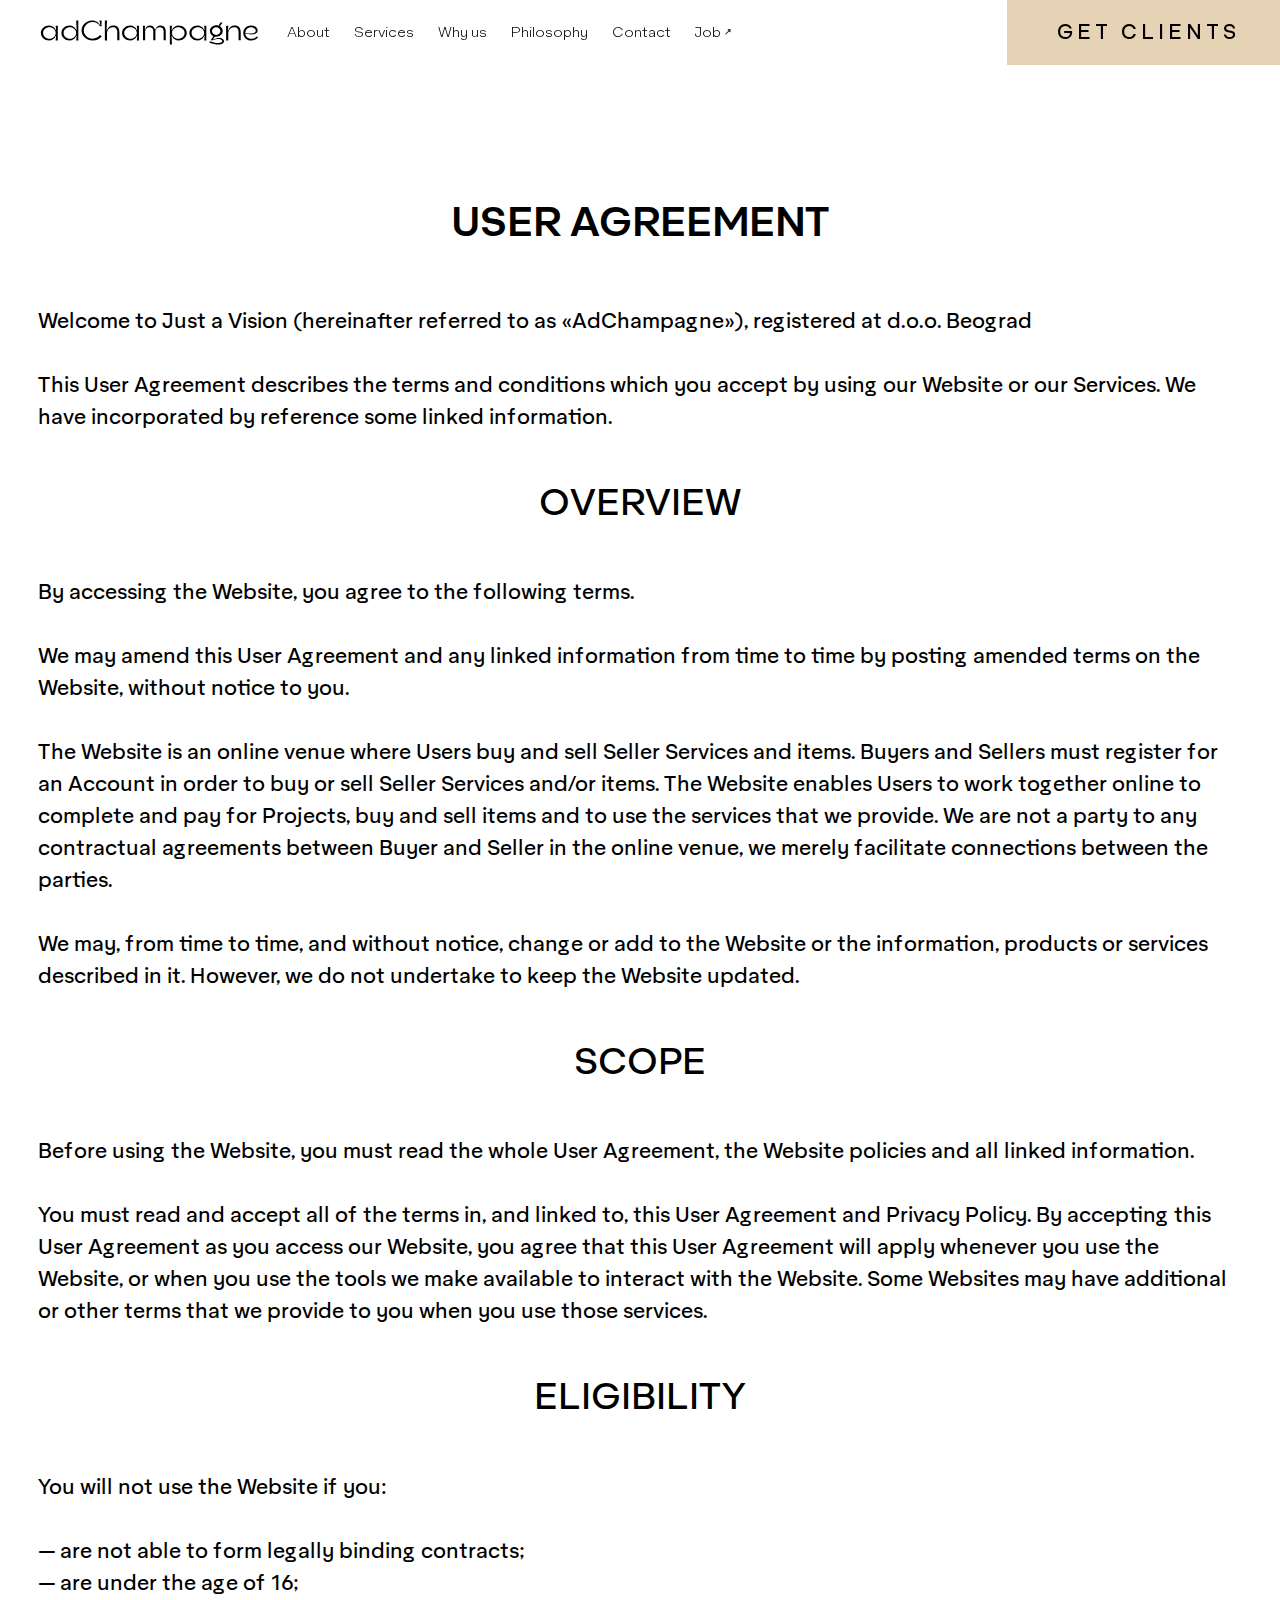
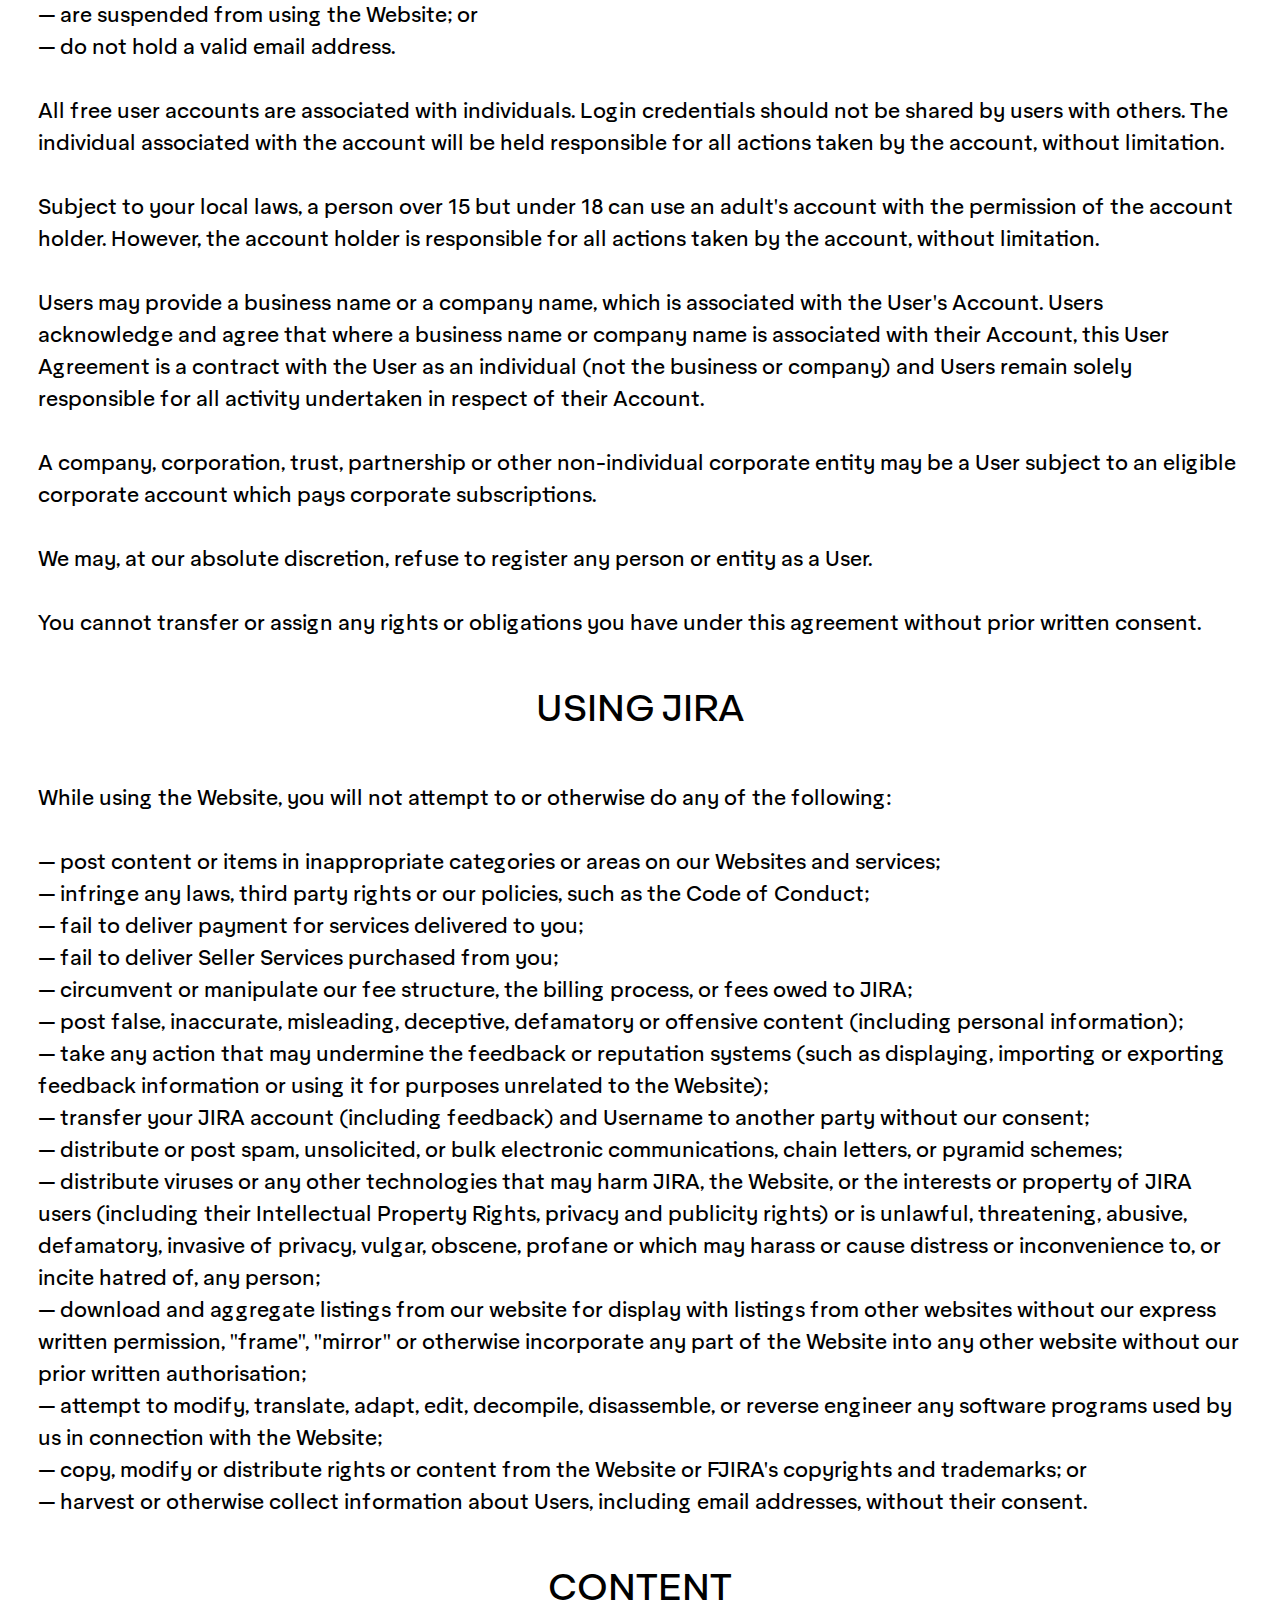
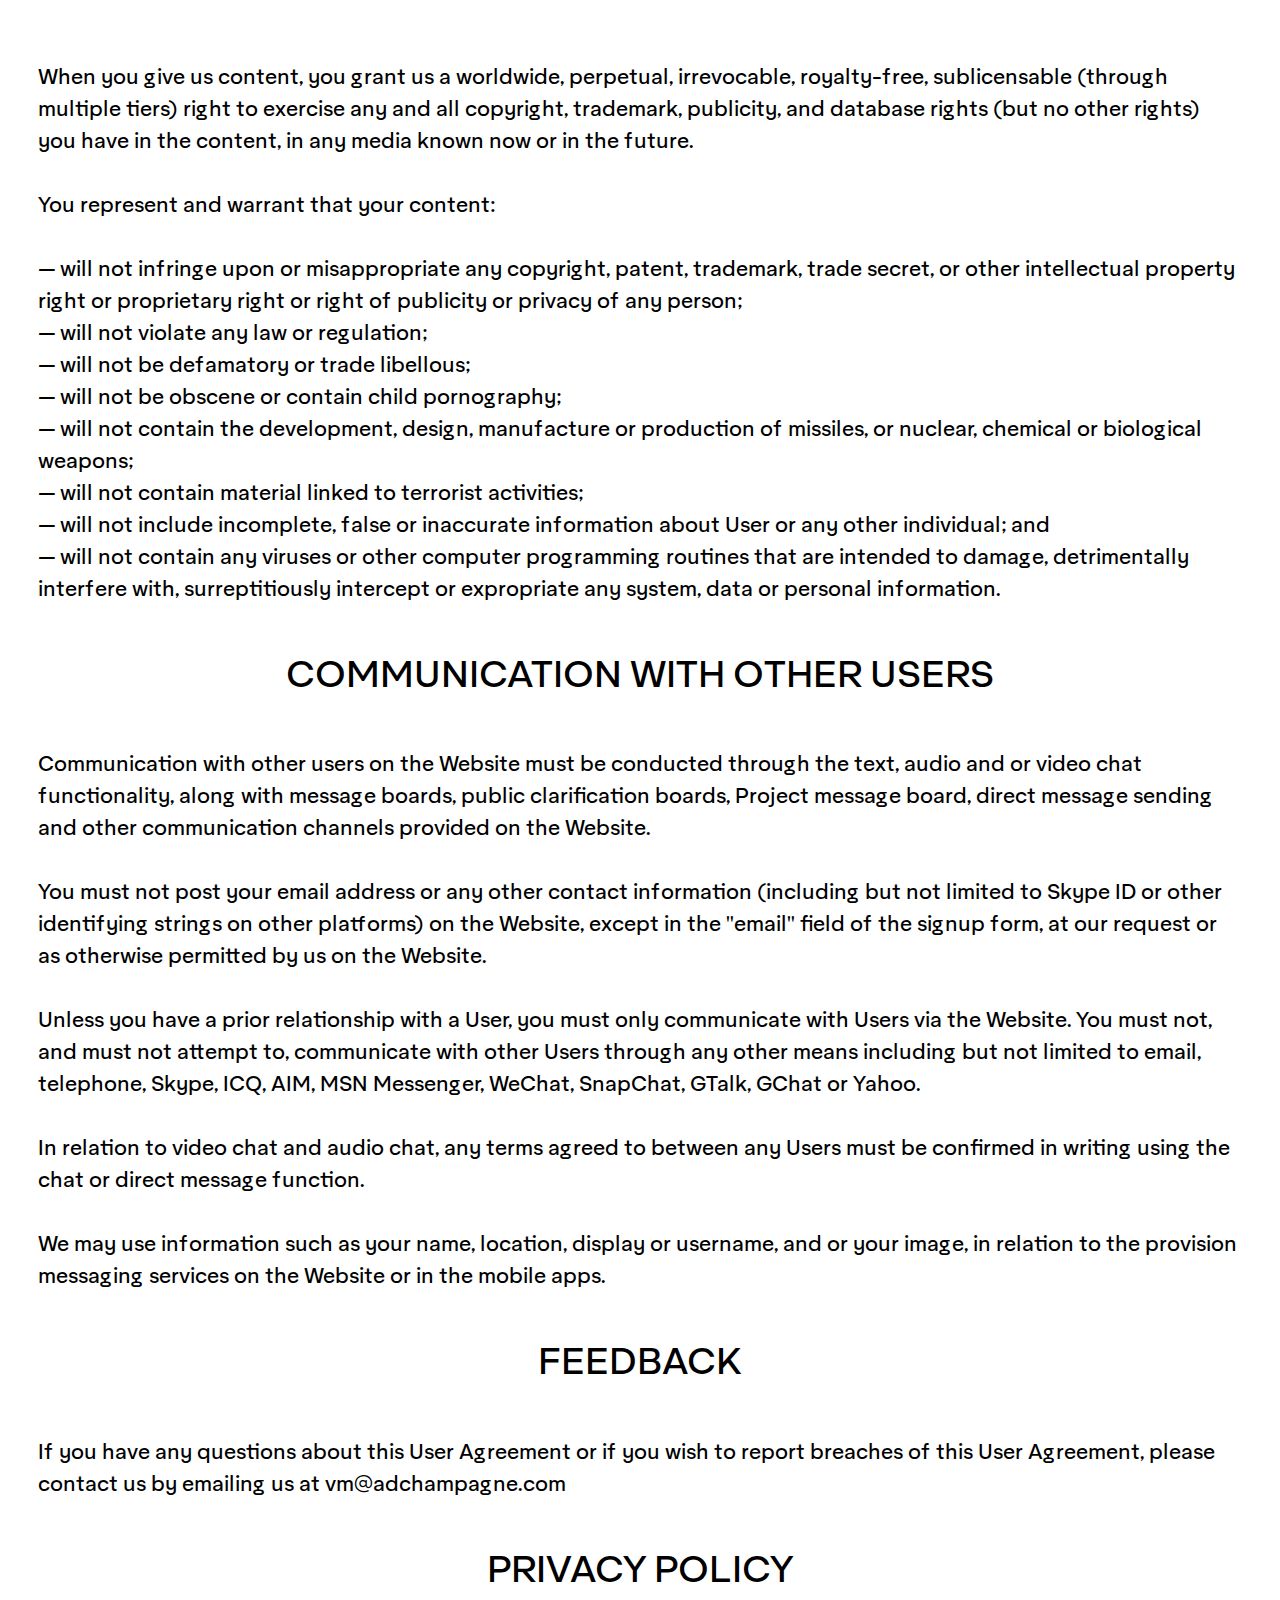
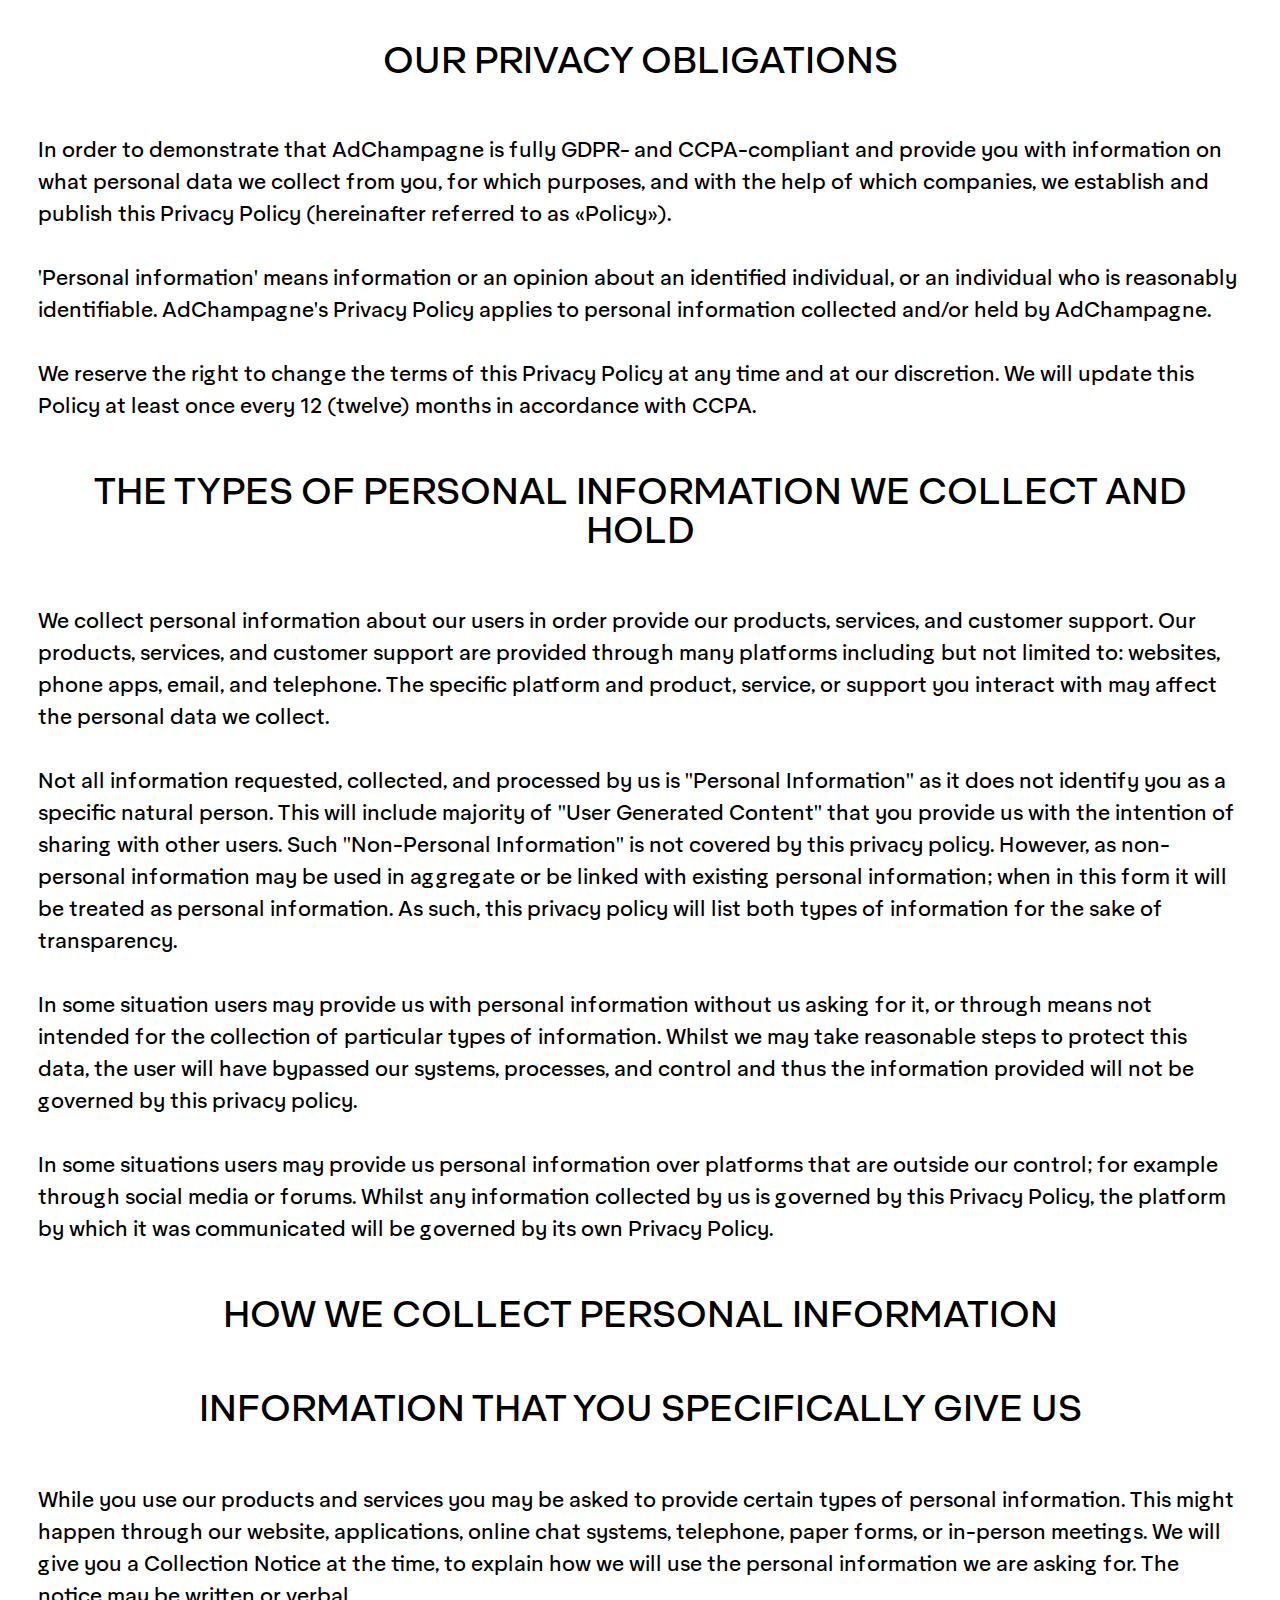
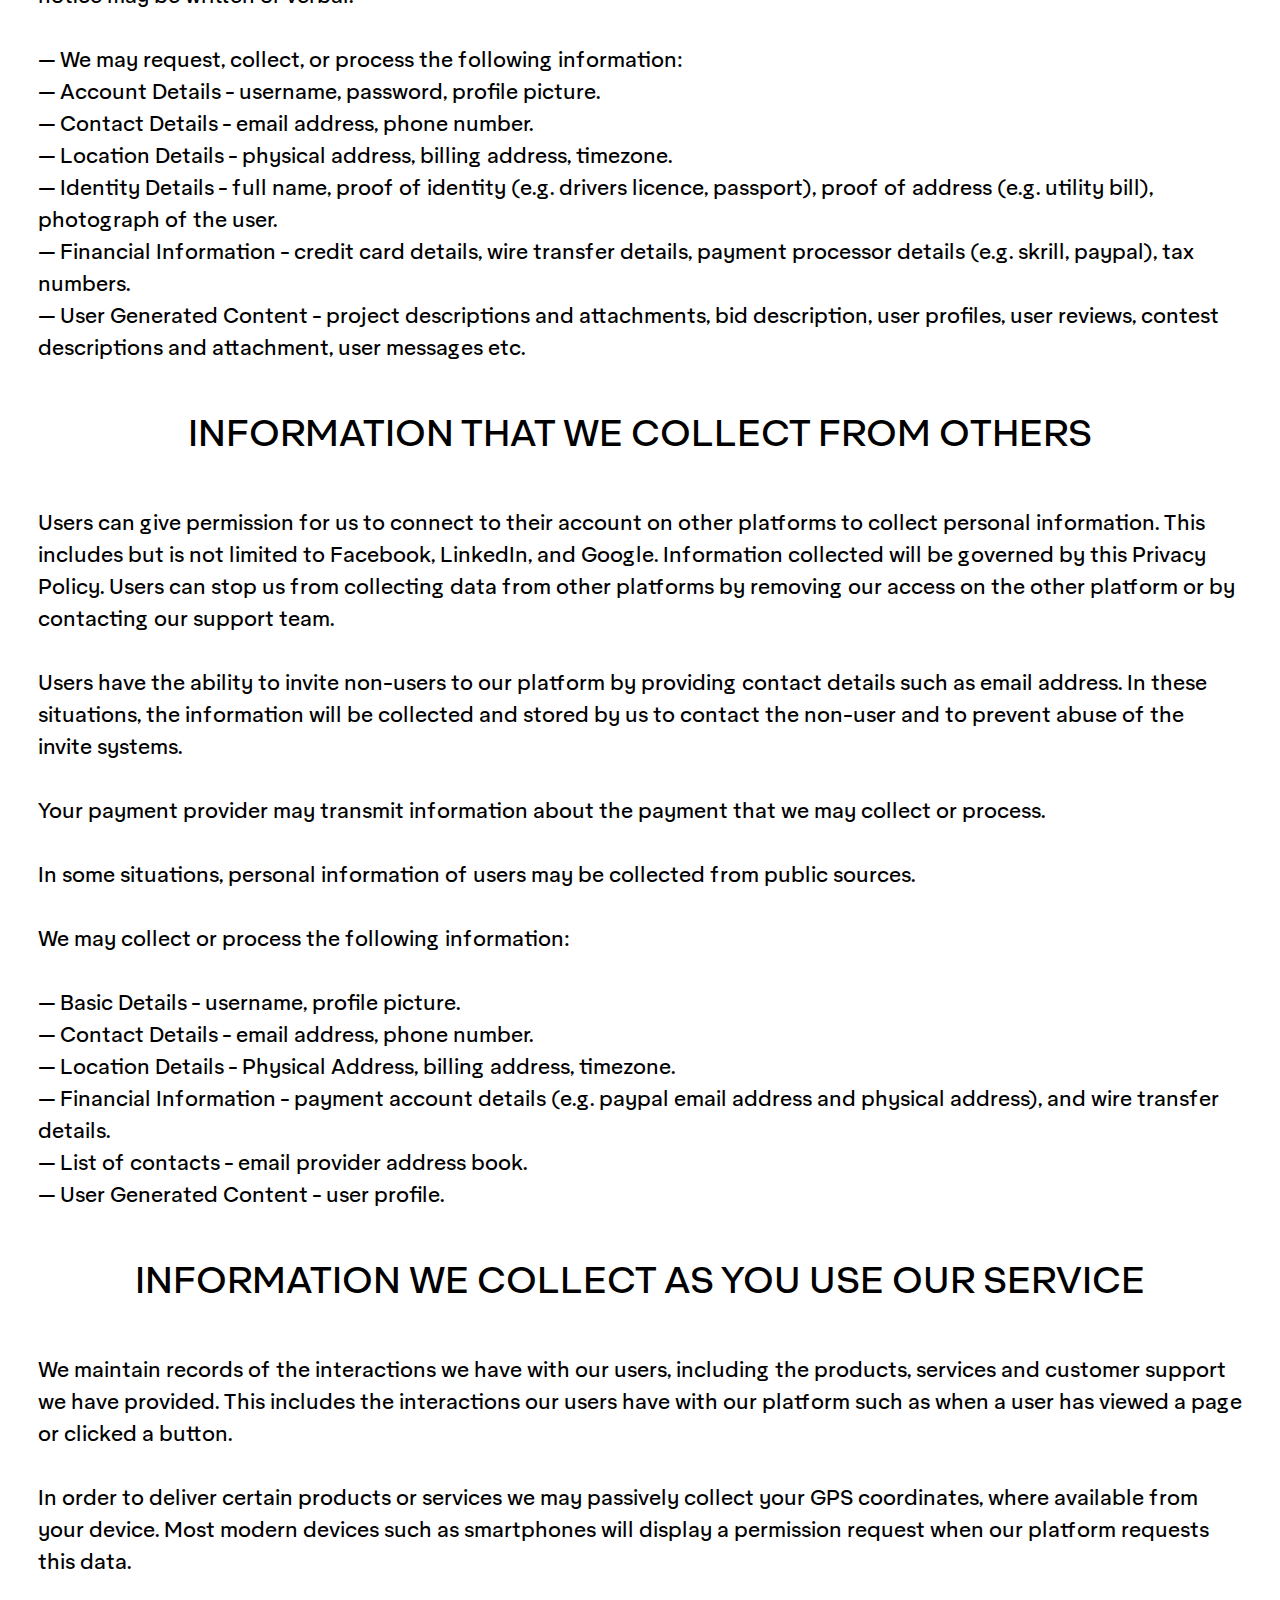
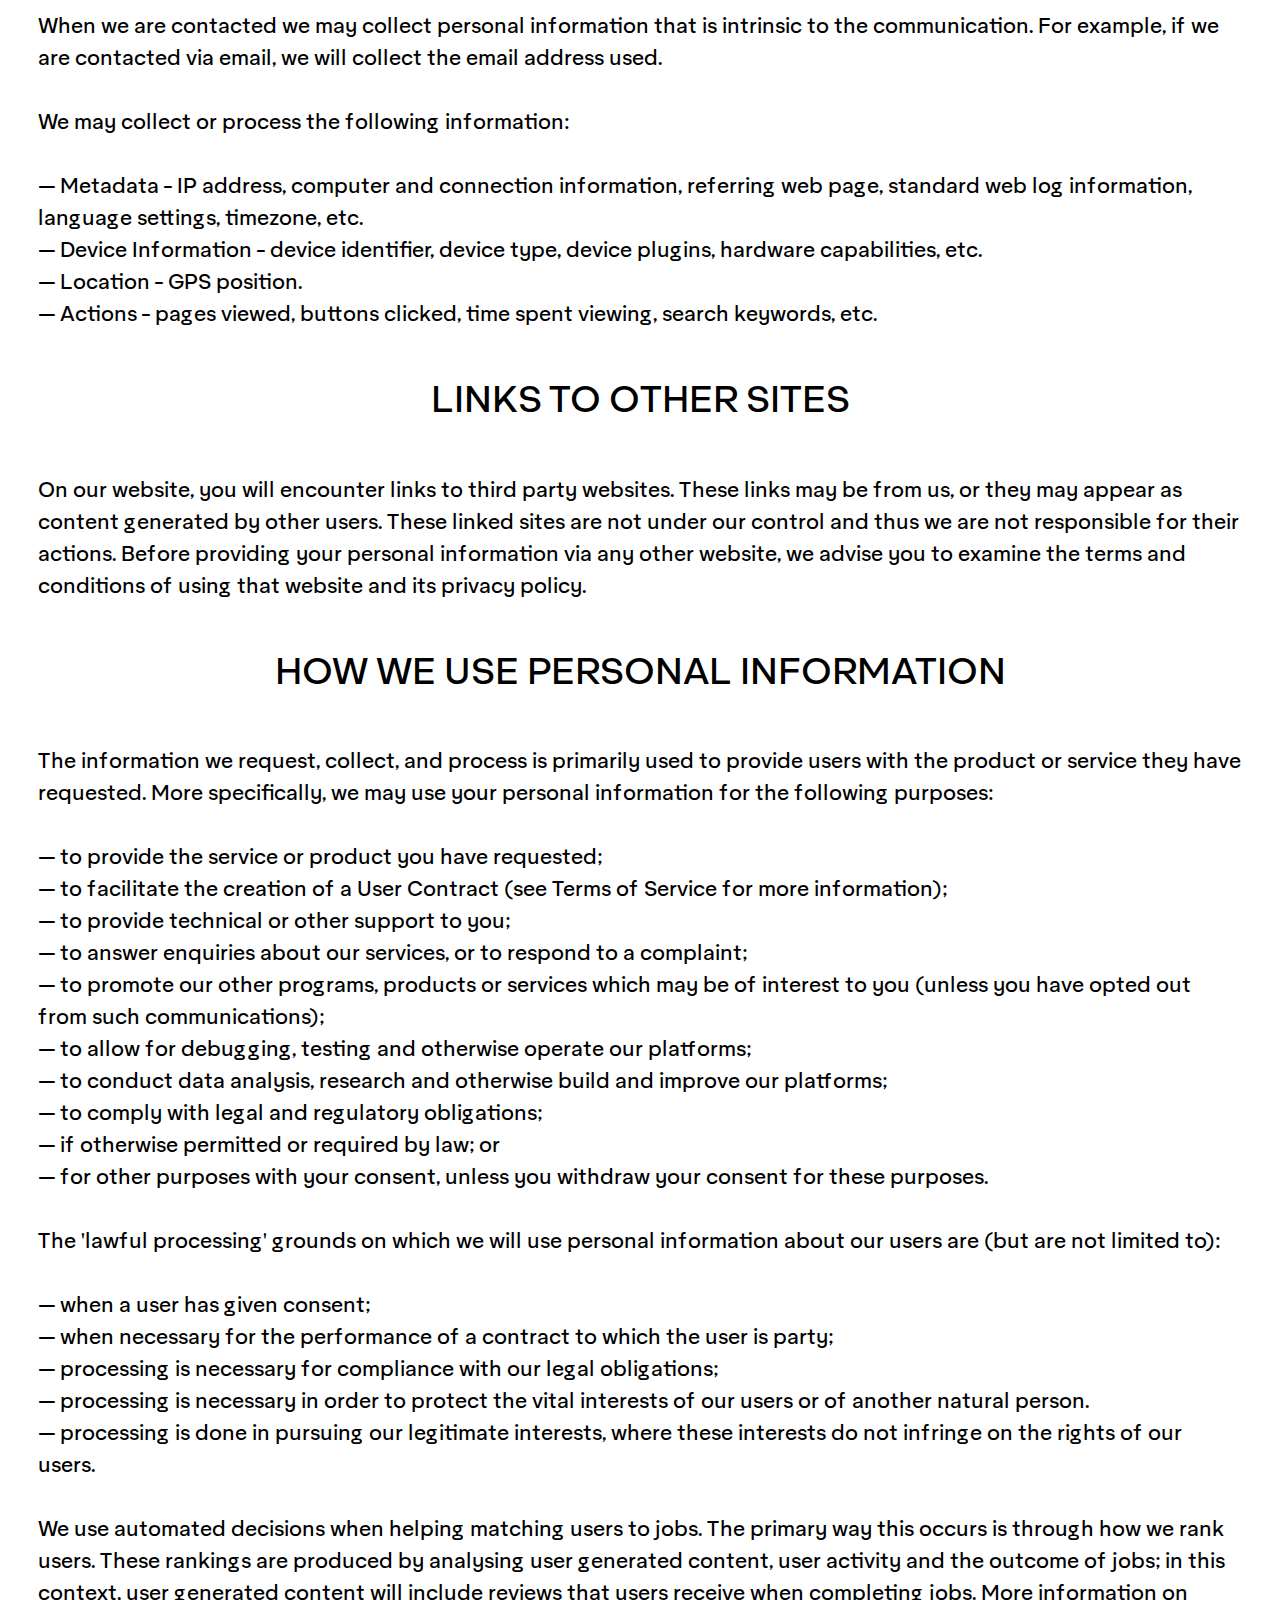
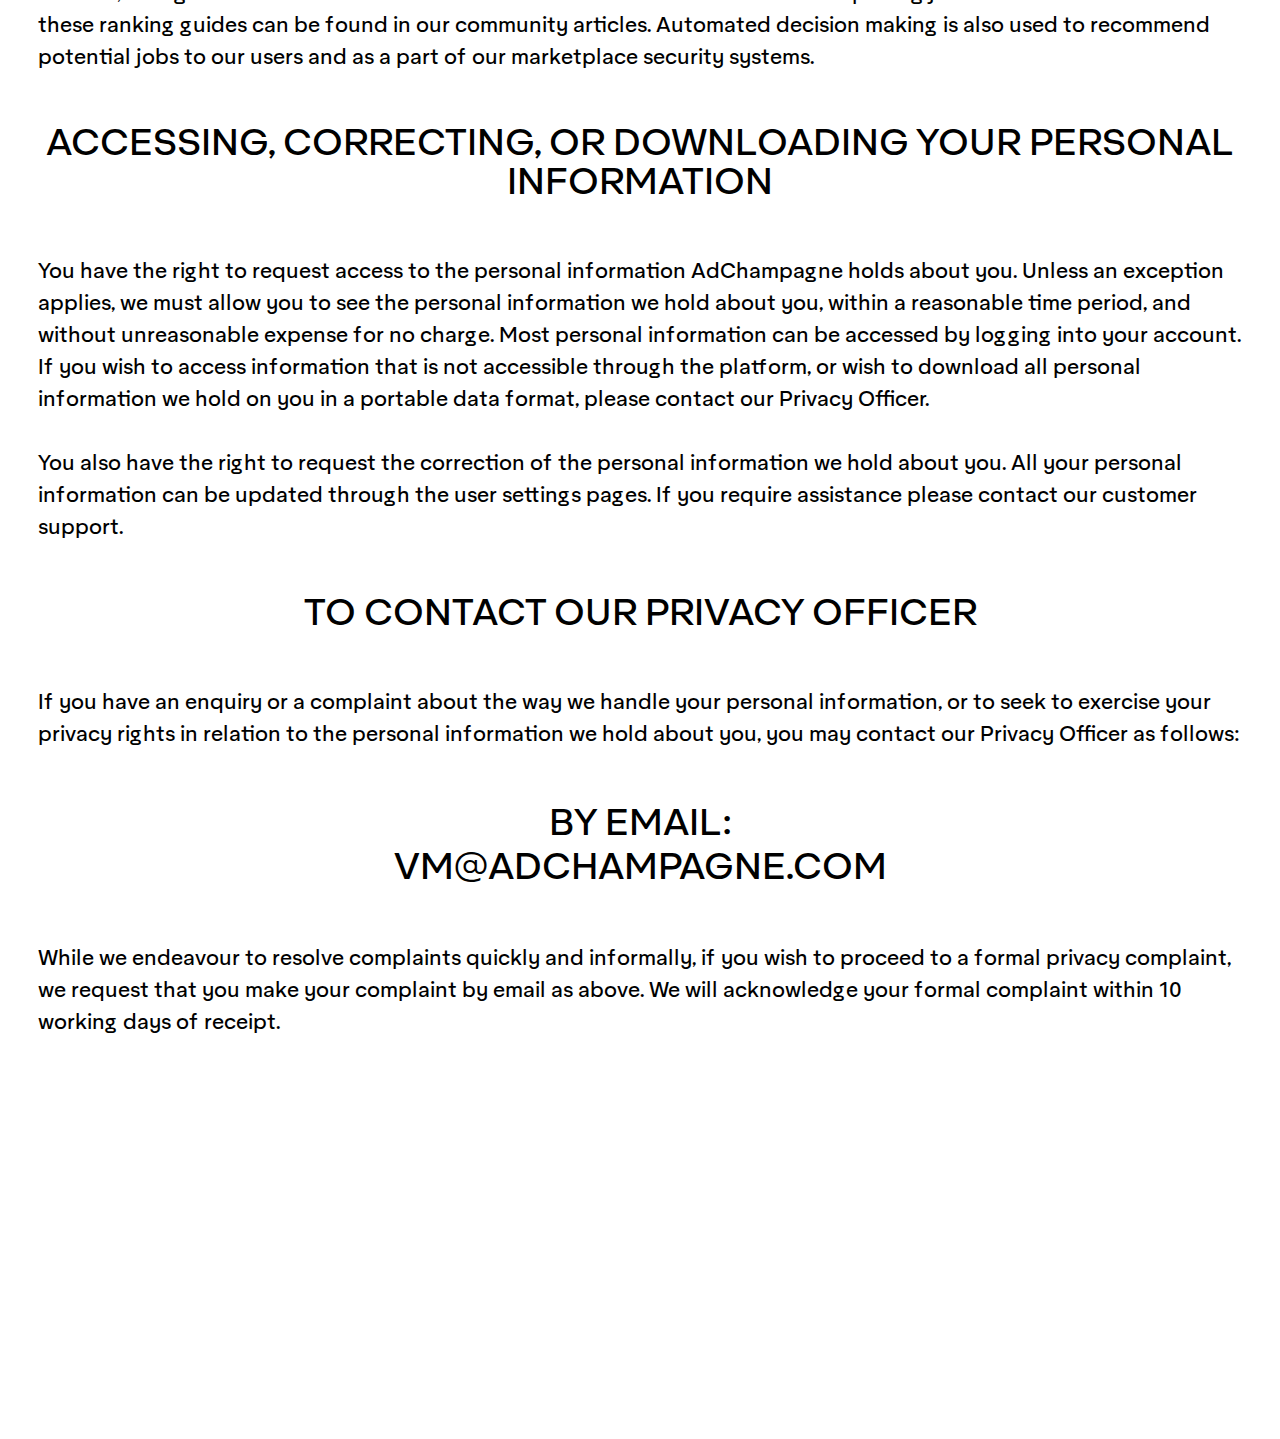
<file: back/jagency/agreement.html>
<!DOCTYPE html>
<html lang="en">
<head>
    <meta charset="UTF-8">
    <meta http-equiv="X-UA-Compatible" content="IE=edge">
    <meta name="viewport" content="width=device-width, initial-scale=1.0">

    <title>AdChampagne — We create and promote advertising on social networks</title>
    <meta name="description" content="Our partners choose AdChampagne for our decades of media-buying experience and 3.6+ Billion downloads delivered.">
    <meta property="og:title" content="AdChampagne — We create and promote advertising on social networks">
    <meta property="og:site_name" content="AdChampagne">
    <meta property="og:description" content="Our partners choose AdChampagne for our decades of media-buying experience and 3.6+ Billion downloads delivered.">

    <link rel="apple-touch-icon" sizes="57x57" href="local/assets/images/apple-icon-57x57.png">
    <link rel="apple-touch-icon" sizes="60x60" href="local/assets/images/apple-icon-60x60.png">
    <link rel="apple-touch-icon" sizes="72x72" href="local/assets/images/apple-icon-72x72.png">
    <link rel="apple-touch-icon" sizes="76x76" href="local/assets/images/apple-icon-76x76.png">
    <link rel="apple-touch-icon" sizes="114x114" href="local/assets/images/apple-icon-114x114.png">
    <link rel="apple-touch-icon" sizes="120x120" href="local/assets/images/apple-icon-120x120.png">
    <link rel="apple-touch-icon" sizes="144x144" href="local/assets/images/apple-icon-144x144.png">
    <link rel="apple-touch-icon" sizes="152x152" href="local/assets/images/apple-icon-152x152.png">
    <link rel="apple-touch-icon" sizes="180x180" href="local/assets/images/apple-icon-180x180.png">
    <link rel="icon" type="image/png" sizes="192x192"  href="local/assets/images/android-icon-192x192.png">
    <link rel="icon" type="image/png" sizes="32x32" href="local/assets/images/favicon-32x32.png">
    <link rel="icon" type="image/png" sizes="96x96" href="local/assets/images/favicon-96x96.png">
    <link rel="icon" type="image/png" sizes="16x16" href="local/assets/images/favicon-16x16.png">
    <link rel="manifest" href="local/assets/images/manifest.json">
    <meta name="msapplication-TileColor" content="#ffffff">
    <meta name="msapplication-TileImage" content="local/assets/images/ms-icon-144x144.png">
    <meta name="theme-color" content="#ffffff">

    <link rel="stylesheet" href="local/css/slick.min.css">
    <link rel="stylesheet" href="local/css/slick-theme.min.css">

    <link rel="stylesheet" href="local/css/locomotive-scroll.min.css">

    <link rel="stylesheet" href="local/css/style.css?ver=2.0">

</head>
<body class="agreement">

    <!-- Nav -->
    <nav data-scroll data-scroll-direction="vertical" data-scroll-speed="-8" data-scroll-target=".scrolling" data-scroll-position="bottom">
        <a href="/" class="nav__logo">
            <img src="local/assets/images/logo.svg" alt="">
        </a>
        <a href="/" class="nav__logo_mini">
            <img src="local/assets/images/logo_mini.svg" alt="">
        </a>
        <ul class="nav__menu">
            <li class="nav__menu_item">
                <a href="../..#About" class="js__scroll">About</a>
            </li>
            <li class="nav__menu_item">
                <a href="../..#Services" class="js__scroll">Services</a>
            </li>
            <li class="nav__menu_item">
                <a href="../..#WhyUs" class="js__scroll">Why us</a>
            </li>
            <li class="nav__menu_item">
                <a href="../..#Philosophy" class="js__scroll">Philosophy</a>
            </li>
            <li class="nav__menu_item">
                <a href="../..#cta">Contact</a>
            </li>
            <li class="nav__menu_item">
                <a target="_blank" href="https://hh.ru/search/vacancy?st=searchVacancy&from=employerPage&employer_id=4795601">Job &#8599;</a>
            </li>
            <li class="nav__menu_close">
                <img src="local/assets/images/icon-close.svg" alt="">
            </li>
        </ul>
        <a href="../..#cta" class="nav__button js__scroll">Get clients</a>
        <div class="nav__burger">
            <img src="local/assets/images/burger.svg" alt="">
        </div>
    </nav>
    <!-- Nav END -->

    <div class="agreement">
        <div class="wrapper">
            <h1>USER AGREEMENT</h1>
            <p>Welcome to Just a Vision (hereinafter referred to as &#171;AdChampagne&#187;), registered at d.o.o. Beograd</p>
            <p>This User Agreement describes the terms and conditions which you accept by using our Website or our Services. We have incorporated by reference some linked information.</p>
            <h2>OVERVIEW</h2>
            <p>By accessing the Website, you agree to the following terms.</p>
            <p>We may amend this User Agreement and any linked information from time to time by posting amended terms on the Website, without notice to you.</p>
            <p>The Website is an online venue where Users buy and sell Seller Services and items. Buyers and Sellers must register for an Account in order to buy or sell Seller Services and/or items. The Website enables Users to work together online to complete and pay for Projects, buy and sell items and to use the services that we provide. We are not a party to any contractual agreements between Buyer and Seller in the online venue, we merely facilitate connections between the parties.</p>
            <p>We may, from time to time, and without notice, change or add to the Website or the information, products or services described in it. However, we do not undertake to keep the Website updated.</p>
            <h2>SCOPE</h2>
            <p>Before using the Website, you must read the whole User Agreement, the Website policies and all linked information.</p>
            <p>You must read and accept all of the terms in, and linked to, this User Agreement and Privacy Policy. By accepting this User Agreement as you access our Website, you agree that this User Agreement will apply whenever you use the Website, or when you use the tools we make available to interact with the Website. Some Websites may have additional or other terms that we provide to you when you use those services.</p>
            <h2>ELIGIBILITY</h2>
            <p>You will not use the Website if you:</p>
            <ul>
                <li>are not able to form legally binding contracts;</li>
                <li>are under the age of 16;</li>
                <li>are suspended from using the Website; or</li>
                <li>do not hold a valid email address.</li>
            </ul>
            <p>All free user accounts are associated with individuals. Login credentials should not be shared by users with others. The individual associated with the account will be held responsible for all actions taken by the account, without limitation.</p>
            <p>Subject to your local laws, a person over 15 but under 18 can use an adult's account with the permission of the account holder. However, the account holder is responsible for all actions taken by the account, without limitation.</p>
            <p>Users may provide a business name or a company name, which is associated with the User's Account. Users acknowledge and agree that where a business name or company name is associated with their Account, this User Agreement is a contract with the User as an individual (not the business or company) and Users remain solely responsible for all activity undertaken in respect of their Account.</p>
            <p>A company, corporation, trust, partnership or other non-individual corporate entity may be a User subject to an eligible corporate account which pays corporate subscriptions.</p>
            <p>We may, at our absolute discretion, refuse to register any person or entity as a User.</p>
            <p>You cannot transfer or assign any rights or obligations you have under this agreement without prior written consent.</p>
            <h2>USING JIRA</h2>
            <p>While using the Website, you will not attempt to or otherwise do any of the following:</p>
            <ul>
                <li>post content or items in inappropriate categories or areas on our Websites and services;</li>
                <li>infringe any laws, third party rights or our policies, such as the Code of Conduct;</li>
                <li>fail to deliver payment for services delivered to you;</li>
                <li>fail to deliver Seller Services purchased from you;</li>
                <li>circumvent or manipulate our fee structure, the billing process, or fees owed to JIRA;</li>
                <li>post false, inaccurate, misleading, deceptive, defamatory or offensive content (including personal information);</li>
                <li>take any action that may undermine the feedback or reputation systems (such as displaying, importing or exporting feedback information or using it for purposes unrelated to the Website);</li>
                <li>transfer your JIRA account (including feedback) and Username to another party without our consent;</li>
                <li>distribute or post spam, unsolicited, or bulk electronic communications, chain letters, or pyramid schemes;</li>
                <li>distribute viruses or any other technologies that may harm JIRA, the Website, or the interests or property of JIRA users (including their Intellectual Property Rights, privacy and publicity rights) or is unlawful, threatening, abusive, defamatory, invasive of privacy, vulgar, obscene, profane or which may harass or cause distress or inconvenience to, or incite hatred of, any person;</li>
                <li>download and aggregate listings from our website for display with listings from other websites without our express written permission, "frame", "mirror" or otherwise incorporate any part of the Website into any other website without our prior written authorisation;</li>
                <li>attempt to modify, translate, adapt, edit, decompile, disassemble, or reverse engineer any software programs used by us in connection with the Website;</li>
                <li>copy, modify or distribute rights or content from the Website or FJIRA's copyrights and trademarks; or</li>
                <li>harvest or otherwise collect information about Users, including email addresses, without their consent.</li>
            </ul>
            <h2>CONTENT</h2>
            <p>When you give us content, you grant us a worldwide, perpetual, irrevocable, royalty-free, sublicensable (through multiple tiers) right to exercise any and all copyright, trademark, publicity, and database rights (but no other rights) you have in the content, in any media known now or in the future.</p>
            <p>You represent and warrant that your content:</p>
            <ul>
                <li>will not infringe upon or misappropriate any copyright, patent, trademark, trade secret, or other intellectual property right or proprietary right or right of publicity or privacy of any person;</li>
                <li>will not violate any law or regulation;</li>
                <li>will not be defamatory or trade libellous;</li>
                <li>will not be obscene or contain child pornography;</li>
                <li>will not contain the development, design, manufacture or production of missiles, or nuclear, chemical or biological weapons;</li>
                <li>will not contain material linked to terrorist activities;</li>
                <li>will not include incomplete, false or inaccurate information about User or any other individual; and</li>
                <li>will not contain any viruses or other computer programming routines that are intended to damage, detrimentally interfere with, surreptitiously intercept or expropriate any system, data or personal information.</li>
            </ul>
            <h2>COMMUNICATION WITH OTHER USERS</h2>
            <p>Communication with other users on the Website must be conducted through the text, audio and or video chat functionality, along with message boards, public clarification boards, Project message board, direct message sending and other communication channels provided on the Website.</p>
            <p>You must not post your email address or any other contact information (including but not limited to Skype ID or other identifying strings on other platforms) on the Website, except in the "email" field of the signup form, at our request or as otherwise permitted by us on the Website.</p>
            <p>Unless you have a prior relationship with a User, you must only communicate with Users via the Website. You must not, and must not attempt to, communicate with other Users through any other means including but not limited to email, telephone, Skype, ICQ, AIM, MSN Messenger, WeChat, SnapChat, GTalk, GChat or Yahoo.</p>
            <p>In relation to video chat and audio chat, any terms agreed to between any Users must be confirmed in writing using the chat or direct message function.</p>
            <p>We may use information such as your name, location, display or username, and or your image, in relation to the provision messaging services on the Website or in the mobile apps.</p>
            <h2>FEEDBACK</h2>
            <p>If you have any questions about this User Agreement or if you wish to report breaches of this User Agreement, please contact us by emailing us at vm@adchampagne.com</p>
            <h2>PRIVACY POLICY</h2>
            <h2>OUR PRIVACY OBLIGATIONS</h2>
            <p>In order to demonstrate that AdChampagne is fully GDPR- and CCPA-compliant and provide you with information on what personal data we collect from you, for which purposes, and with the help of which companies, we establish and publish this Privacy Policy (hereinafter referred to as &#171;Policy&#187;).</p>
            <p>'Personal information' means information or an opinion about an identified individual, or an individual who is reasonably identifiable. AdChampagne's Privacy Policy applies to personal information collected and/or held by AdChampagne.</p>
            <p>We reserve the right to change the terms of this Privacy Policy at any time and at our discretion. We will update this Policy at least once every 12 (twelve) months in accordance with CCPA.</p>
            <h2>THE TYPES OF PERSONAL INFORMATION WE COLLECT AND HOLD</h2>
            <p>We collect personal information about our users in order provide our products, services, and customer support. Our products, services, and customer support are provided through many platforms including but not limited to: websites, phone apps, email, and telephone. The specific platform and product, service, or support you interact with may affect the personal data we collect.</p>
            <p>Not all information requested, collected, and processed by us is "Personal Information" as it does not identify you as a specific natural person. This will include majority of "User Generated Content" that you provide us with the intention of sharing with other users. Such "Non-Personal Information" is not covered by this privacy policy. However, as non-personal information may be used in aggregate or be linked with existing personal information; when in this form it will be treated as personal information. As such, this privacy policy will list both types of information for the sake of transparency.</p>
            <p>In some situation users may provide us with personal information without us asking for it, or through means not intended for the collection of particular types of information. Whilst we may take reasonable steps to protect this data, the user will have bypassed our systems, processes, and control and thus the information provided will not be governed by this privacy policy.</p>
            <p>In some situations users may provide us personal information over platforms that are outside our control; for example through social media or forums. Whilst any information collected by us is governed by this Privacy Policy, the platform by which it was communicated will be governed by its own Privacy Policy.</p>
            <h2>HOW WE COLLECT PERSONAL INFORMATION</h2>
            <h4>INFORMATION THAT YOU SPECIFICALLY GIVE US</h4>
            <p>While you use our products and services you may be asked to provide certain types of personal information. This might happen through our website, applications, online chat systems, telephone, paper forms, or in-person meetings. We will give you a Collection Notice at the time, to explain how we will use the personal information we are asking for. The notice may be written or verbal.</p>
            <ul>
                <li>We may request, collect, or process the following information:</li>
                <li>Account Details - username, password, profile picture.</li>
                <li>Contact Details - email address, phone number.</li>
                <li>Location Details - physical address, billing address, timezone.</li>
                <li>Identity Details - full name, proof of identity (e.g. drivers licence, passport), proof of address (e.g. utility bill), photograph of the user.</li>
                <li>Financial Information - credit card details, wire transfer details, payment processor details (e.g. skrill, paypal), tax numbers.</li>
                <li>User Generated Content - project descriptions and attachments, bid description, user profiles, user reviews, contest descriptions and attachment, user messages etc.</li>
            </ul>
            <h2>INFORMATION THAT WE COLLECT FROM OTHERS</h2>
            <p>Users can give permission for us to connect to their account on other platforms to collect personal information. This includes but is not limited to Facebook, LinkedIn, and Google. Information collected will be governed by this Privacy Policy. Users can stop us from collecting data from other platforms by removing our access on the other platform or by contacting our support team.</p>
            <p>Users have the ability to invite non-users to our platform by providing contact details such as email address. In these situations, the information will be collected and stored by us to contact the non-user and to prevent abuse of the invite systems.</p>
            <p>Your payment provider may transmit information about the payment that we may collect or process.</p>
            <p>In some situations, personal information of users may be collected from public sources.</p>
            <p>We may collect or process the following information:</p>
            <ul>
                <li>Basic Details - username, profile picture.</li>
                <li>Contact Details - email address, phone number.</li>
                <li>Location Details - Physical Address, billing address, timezone.</li>
                <li>Financial Information - payment account details (e.g. paypal email address and physical address), and wire transfer details.</li>
                <li>List of contacts - email provider address book.</li>
                <li>User Generated Content - user profile.</li>
            </ul>
            <h2>INFORMATION WE COLLECT AS YOU USE OUR SERVICE</h2>
            <p>We maintain records of the interactions we have with our users, including the products, services and customer support we have provided. This includes the interactions our users have with our platform such as when a user has viewed a page or clicked a button.</p>
            <p>In order to deliver certain products or services we may passively collect your GPS coordinates, where available from your device. Most modern devices such as smartphones will display a permission request when our platform requests this data.</p>
            <p>When we are contacted we may collect personal information that is intrinsic to the communication. For example, if we are contacted via email, we will collect the email address used.</p>
            <p>We may collect or process the following information:</p>
            <ul>
                <li>Metadata - IP address, computer and connection information, referring web page, standard web log information, language settings, timezone, etc.</li>
                <li>Device Information - device identifier, device type, device plugins, hardware capabilities, etc.</li>
                <li>Location - GPS position.</li>
                <li>Actions - pages viewed, buttons clicked, time spent viewing, search keywords, etc.</li>
            </ul>
            <h2>LINKS TO OTHER SITES</h2>
            <p>On our website, you will encounter links to third party websites. These links may be from us, or they may appear as content generated by other users. These linked sites are not under our control and thus we are not responsible for their actions. Before providing your personal information via any other website, we advise you to examine the terms and conditions of using that website and its privacy policy.</p>
            <h2>HOW WE USE PERSONAL INFORMATION</h2>
            <p>The information we request, collect, and process is primarily used to provide users with the product or service they have requested. More specifically, we may use your personal information for the following purposes:</p>
            <ul>
                <li>to provide the service or product you have requested;</li>
                <li>to facilitate the creation of a User Contract (see Terms of Service for more information);</li>
                <li>to provide technical or other support to you;</li>
                <li>to answer enquiries about our services, or to respond to a complaint;</li>
                <li>to promote our other programs, products or services which may be of interest to you (unless you have opted out from such communications);</li>
                <li>to allow for debugging, testing and otherwise operate our platforms;</li>
                <li>to conduct data analysis, research and otherwise build and improve our platforms;</li>
                <li>to comply with legal and regulatory obligations;</li>
                <li>if otherwise permitted or required by law; or</li>
                <li>for other purposes with your consent, unless you withdraw your consent for these purposes.</li>
            </ul>
            <p>The 'lawful processing' grounds on which we will use personal information about our users are (but are not limited to):</p>
            <ul>
                <li>when a user has given consent;</li>
                <li>when necessary for the performance of a contract to which the user is party;</li>
                <li>processing is necessary for compliance with our legal obligations;</li>
                <li>processing is necessary in order to protect the vital interests of our users or of another natural person.</li>
                <li>processing is done in pursuing our legitimate interests, where these interests do not infringe on the rights of our users.</li>
            </ul>
            <p>We use automated decisions when helping matching users to jobs. The primary way this occurs is through how we rank users. These rankings are produced by analysing user generated content, user activity and the outcome of jobs; in this context, user generated content will include reviews that users receive when completing jobs. More information on these ranking guides can be found in our community articles. Automated decision making is also used to recommend potential jobs to our users and as a part of our marketplace security systems.</p>
            <h2>ACCESSING, CORRECTING, OR DOWNLOADING YOUR PERSONAL INFORMATION</h2>
            <p>You have the right to request access to the personal information AdChampagne holds about you. Unless an exception applies, we must allow you to see the personal information we hold about you, within a reasonable time period, and without unreasonable expense for no charge. Most personal information can be accessed by logging into your account. If you wish to access information that is not accessible through the platform, or wish to download all personal information we hold on you in a portable data format, please contact our Privacy Officer.</p>
            <p>You also have the right to request the correction of the personal information we hold about you. All your personal information can be updated through the user settings pages. If you require assistance please contact our customer support.</p>
            <h2>TO CONTACT OUR PRIVACY OFFICER</h2>
            <p>If you have an enquiry or a complaint about the way we handle your personal information, or to seek to exercise your privacy rights in relation to the personal information we hold about you, you may contact our Privacy Officer as follows:</p>
            <h4>By Email: <br>vm@adchampagne.com</h4>
            <p>While we endeavour to resolve complaints quickly and informally, if you wish to proceed to a formal privacy complaint, we request that you make your complaint by email as above. We will acknowledge your formal complaint within 10 working days of receipt.</p>
        </div>
    </div>

    <script src="local/js/jquery.min.js"></script>
    <script src="local/js/main.js?ver=2.0"></script>
    
    <!-- Yandex.Metrika counter -->
    <script type="text/javascript" >
       (function(m,e,t,r,i,k,a){m[i]=m[i]||function(){(m[i].a=m[i].a||[]).push(arguments)};
       m[i].l=1*new Date();k=e.createElement(t),a=e.getElementsByTagName(t)[0],k.async=1,k.src=r,a.parentNode.insertBefore(k,a)})
       (window, document, "script", "https://mc.yandex.ru/metrika/tag.js", "ym");

       ym(87241306, "init", {
            clickmap:true,
            trackLinks:true,
            accurateTrackBounce:true
       });
    </script>
    <noscript><div><img src="https://mc.yandex.ru/watch/87241306" style="position:absolute; left:-9999px;" alt="" /></div></noscript>
    <!-- /Yandex.Metrika counter -->
</body>
</html>
</file>
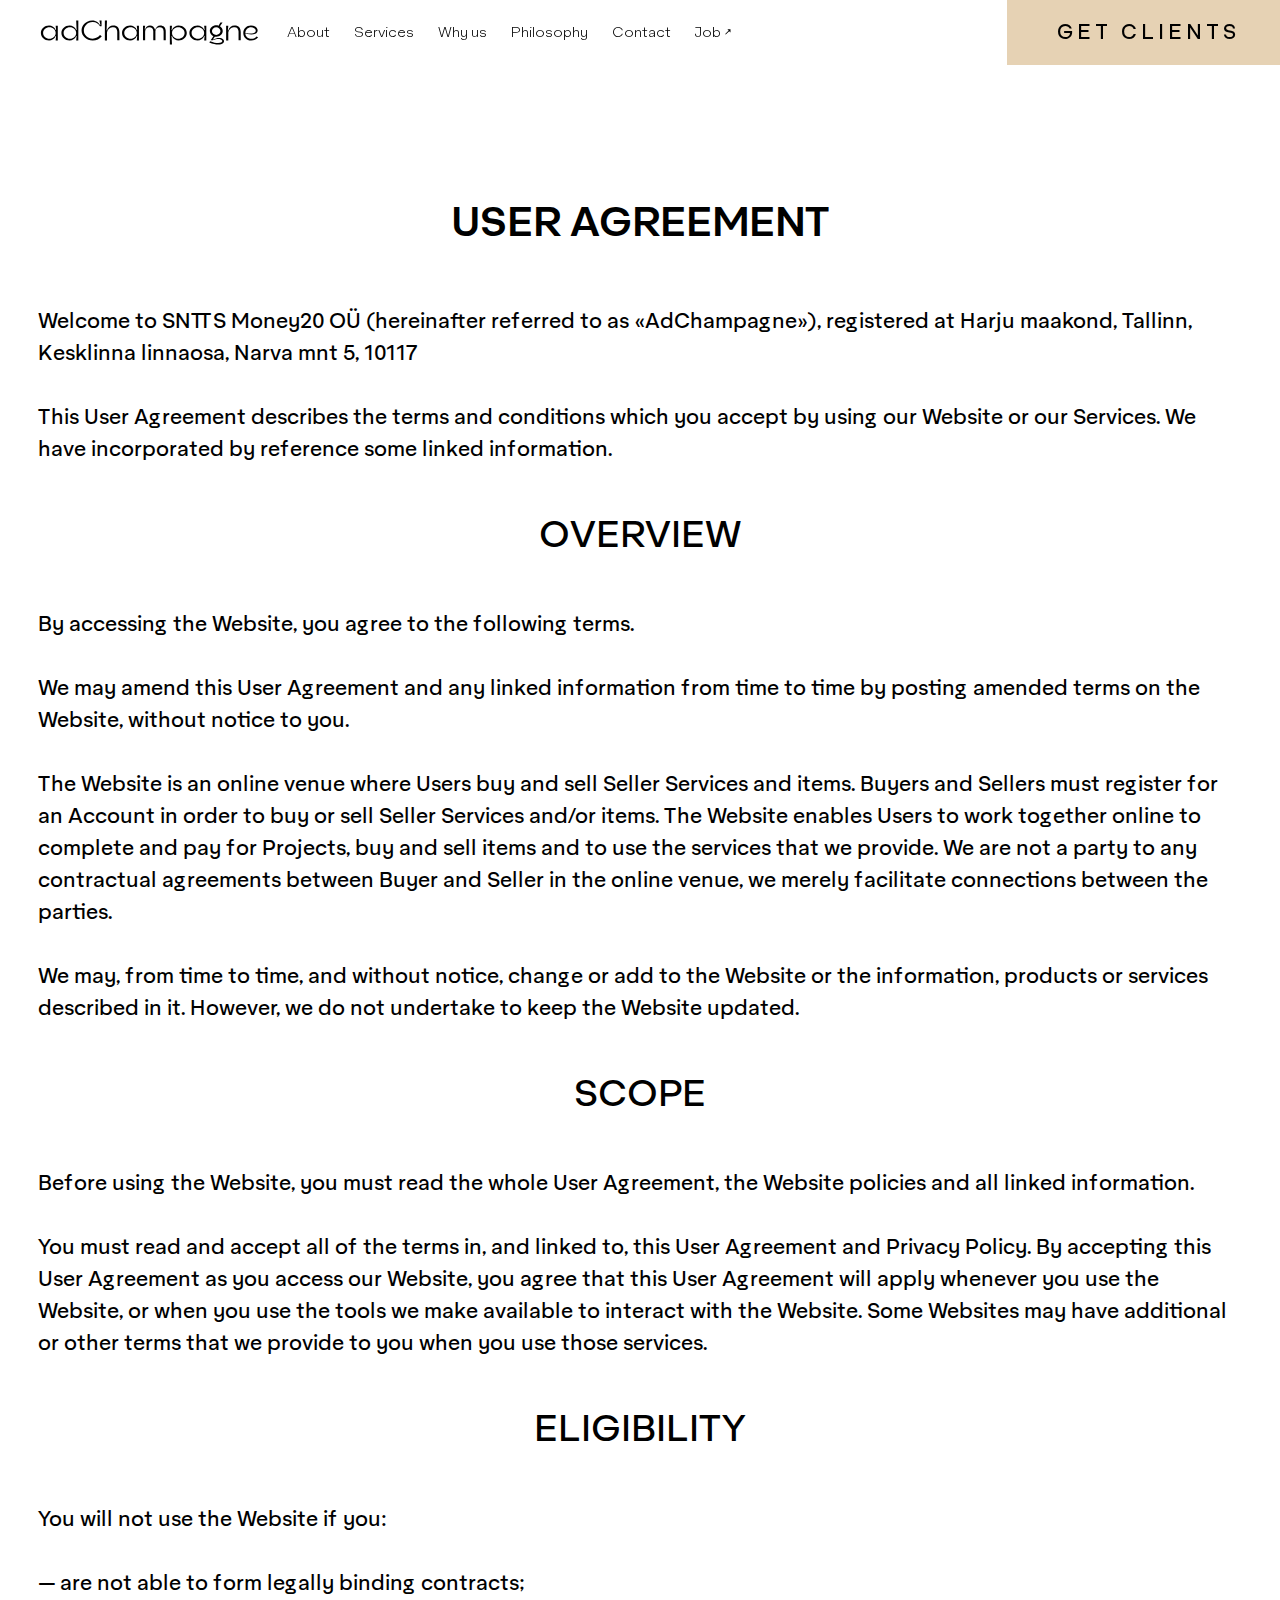
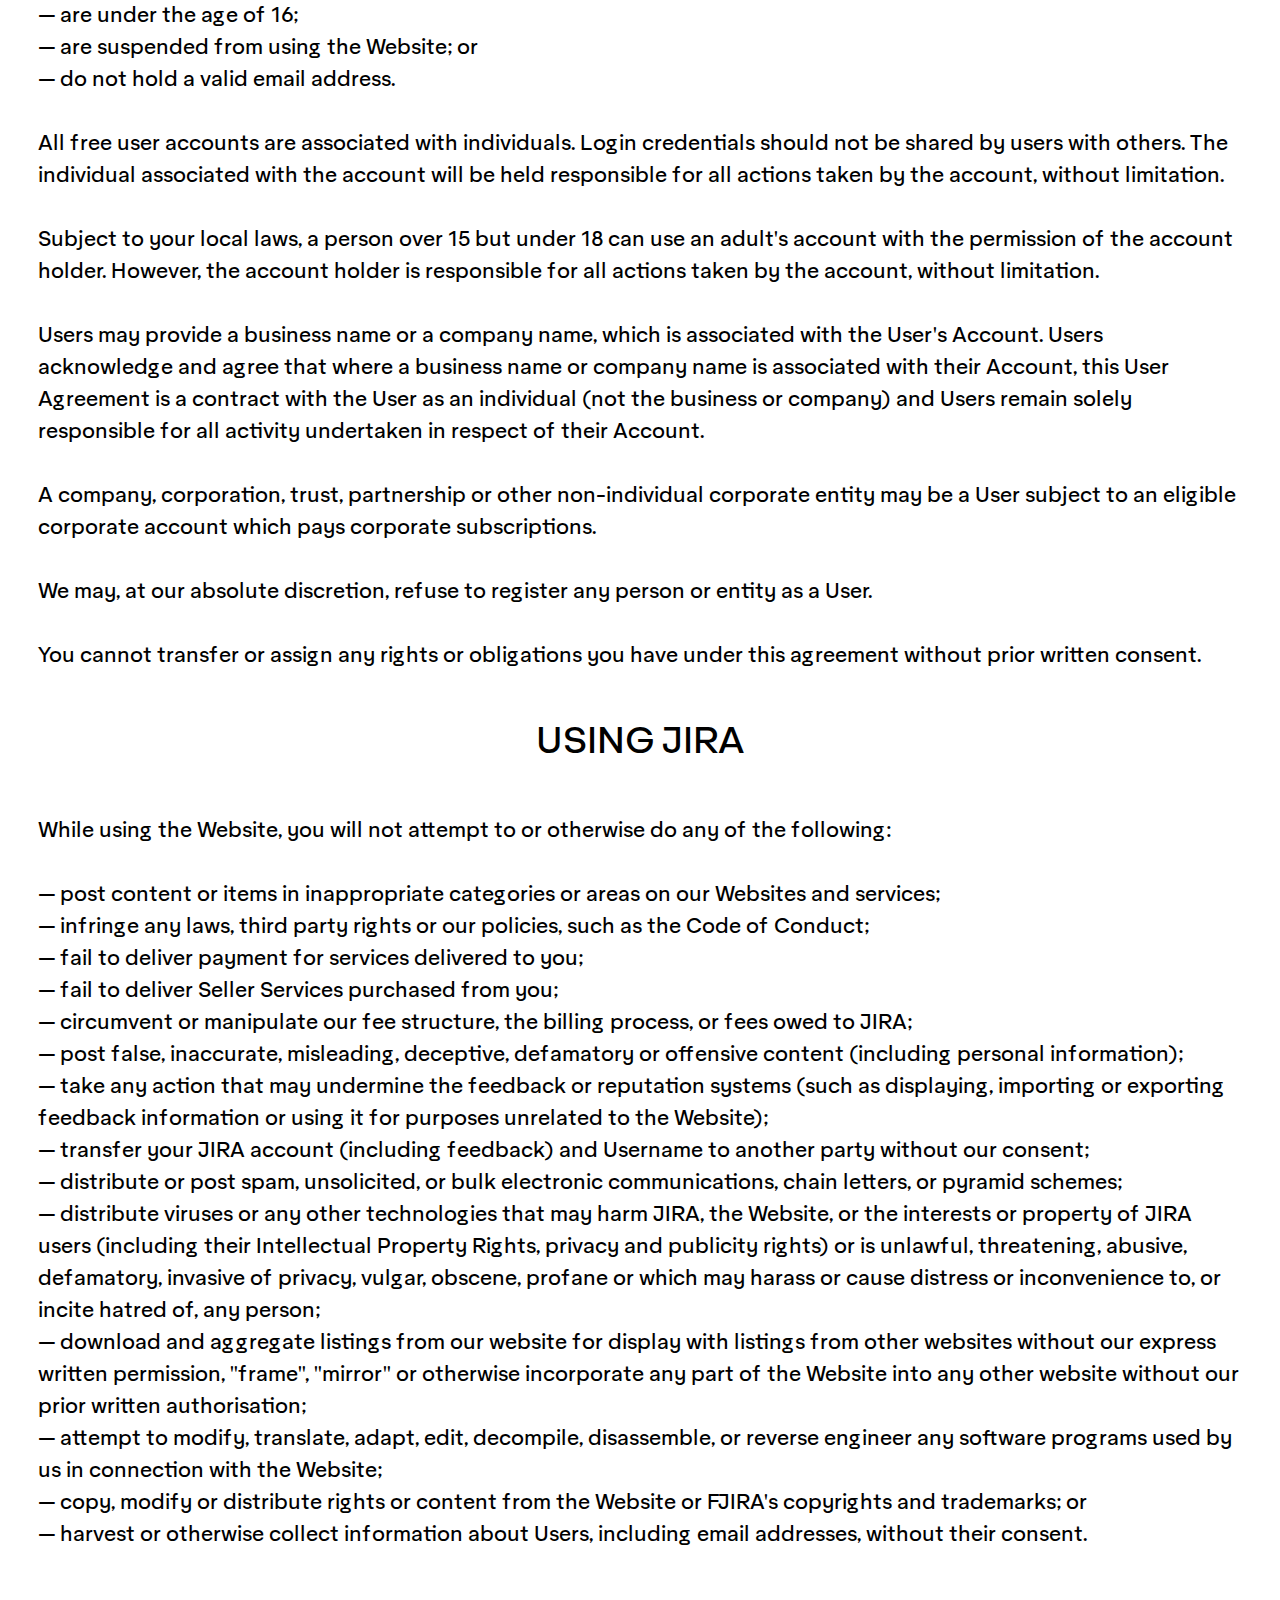
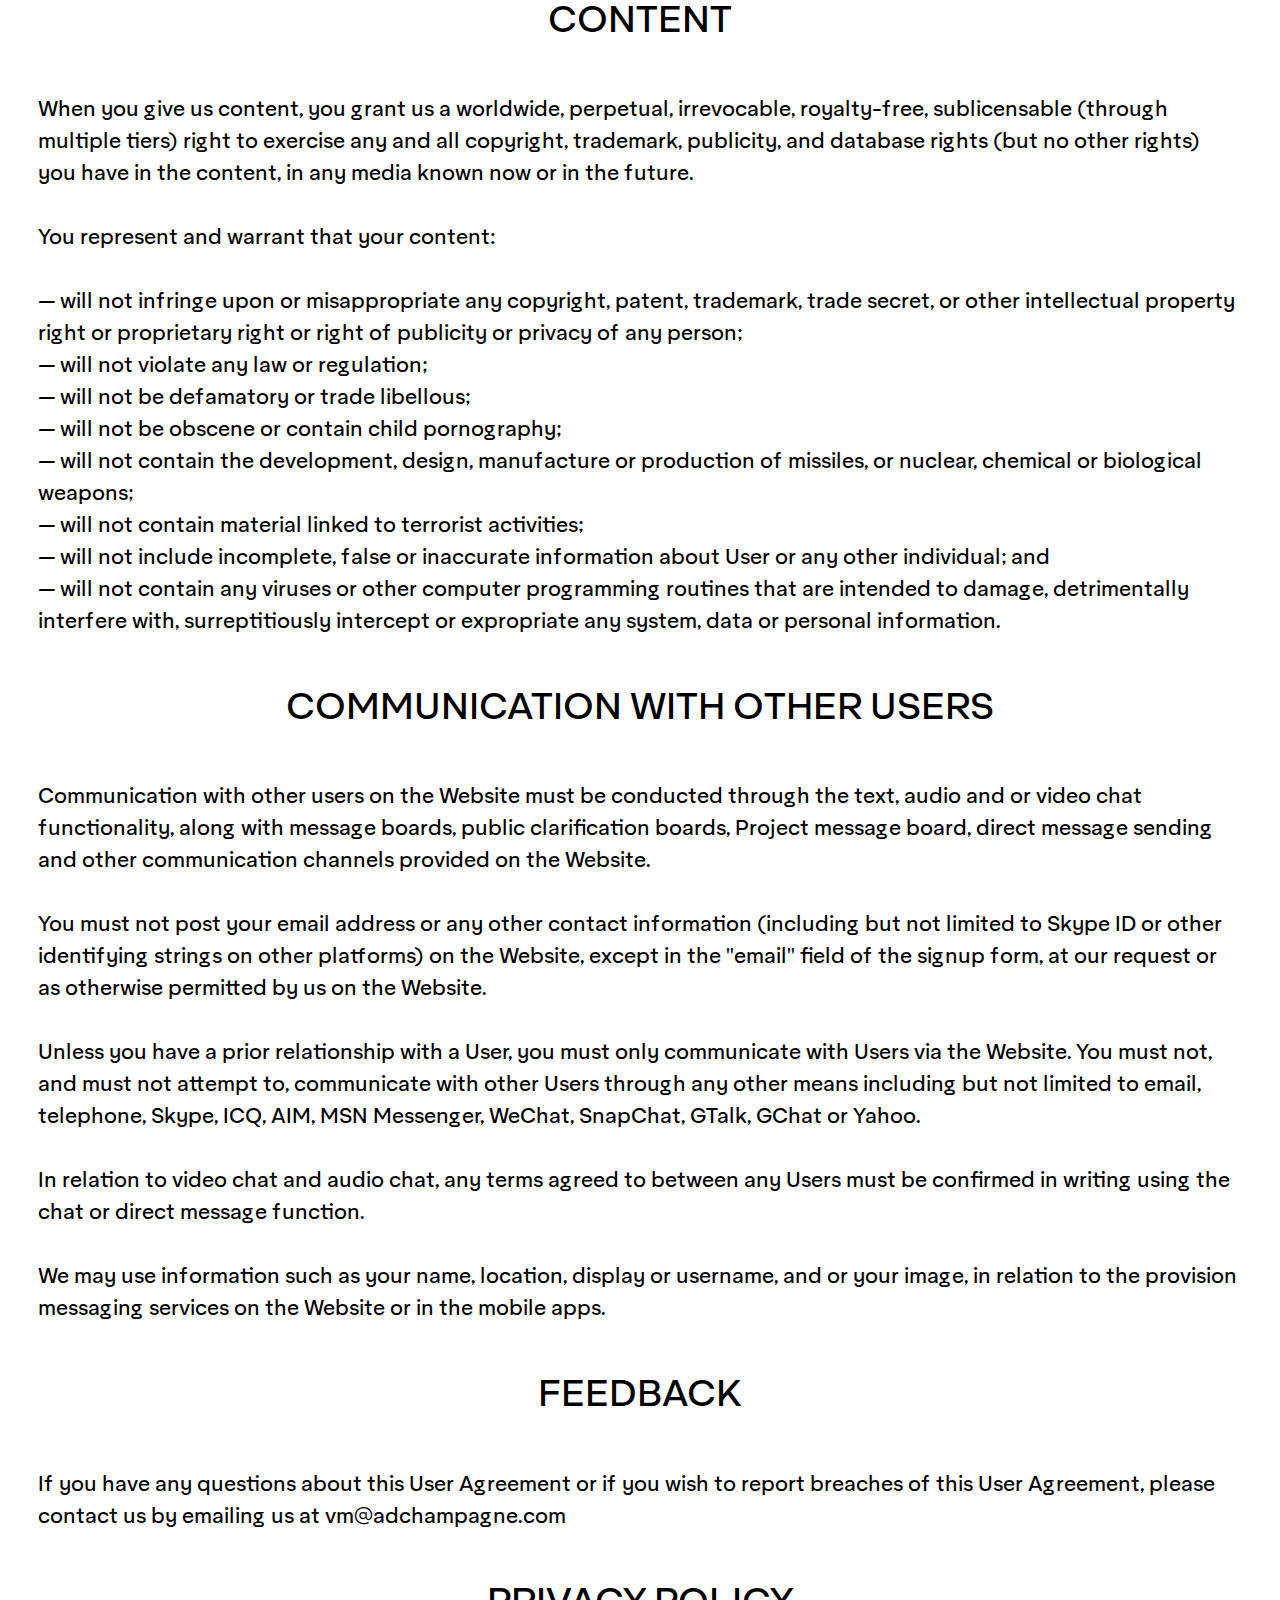
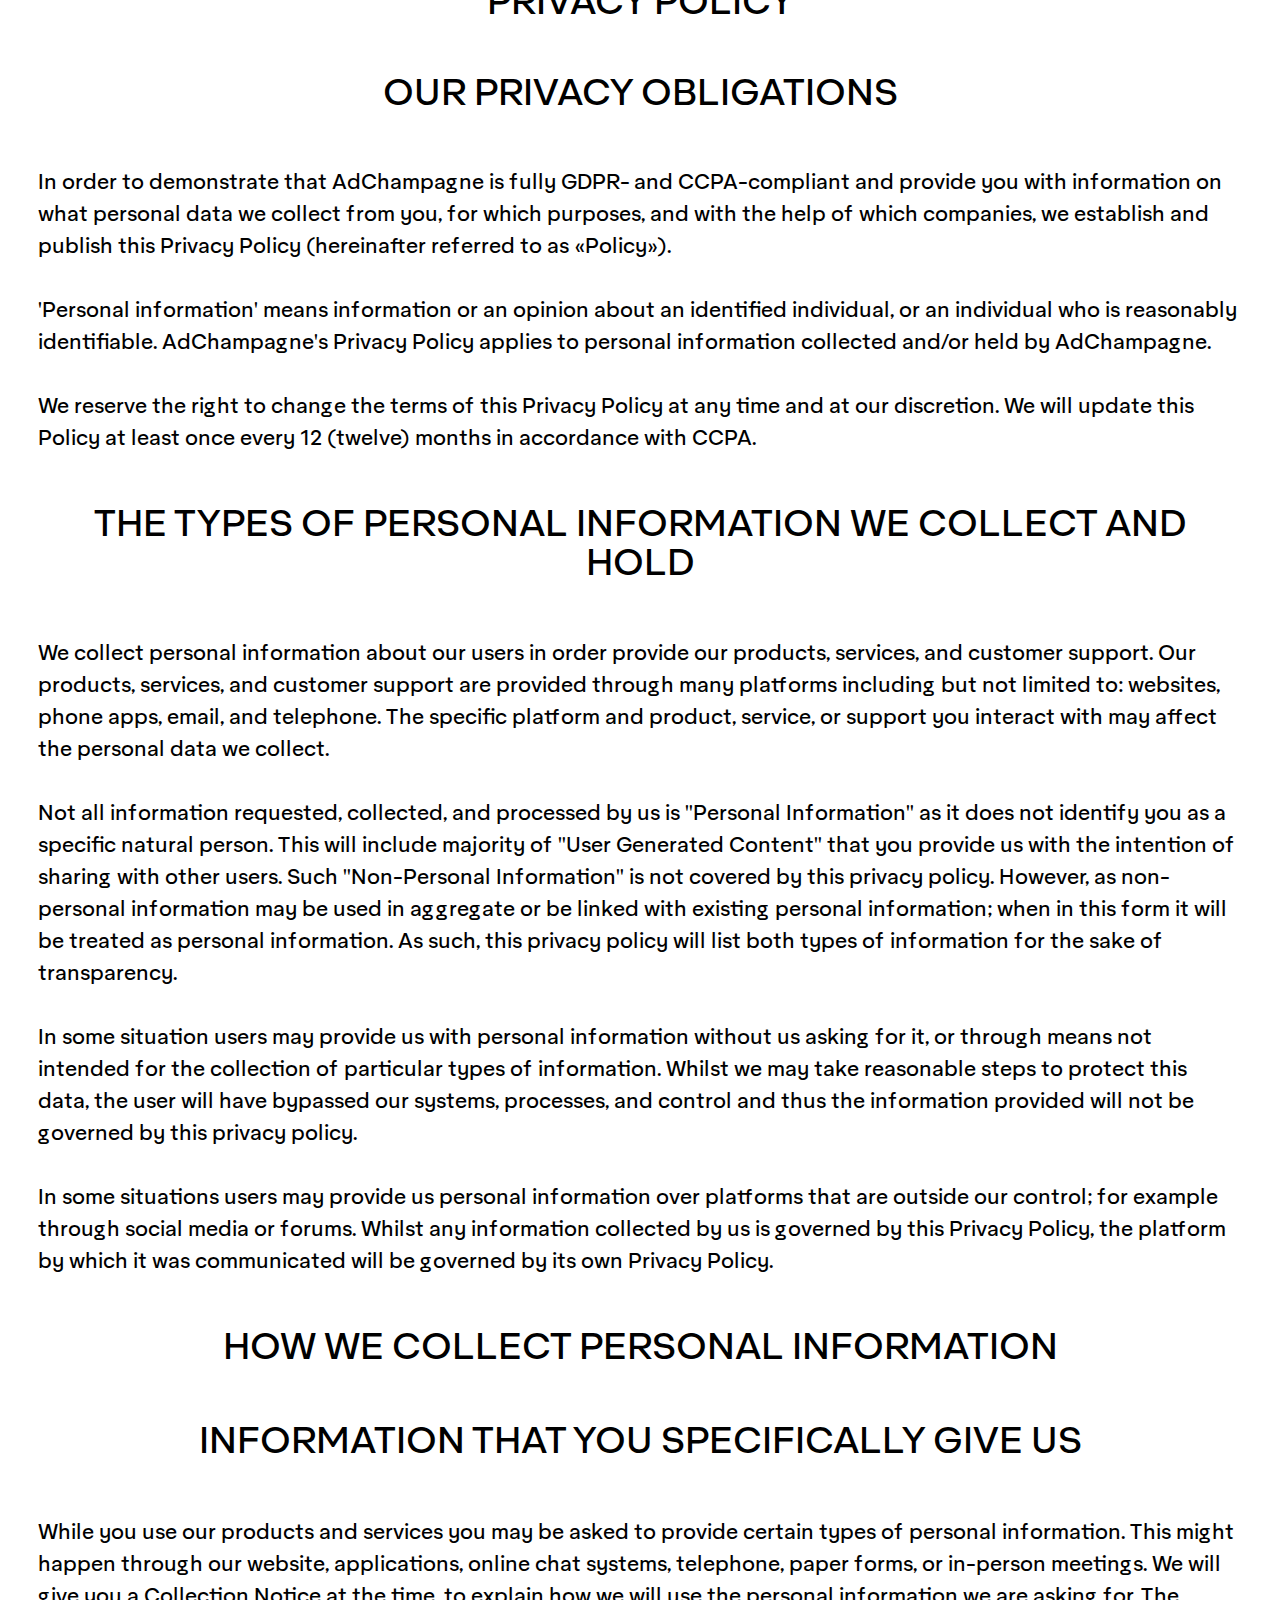
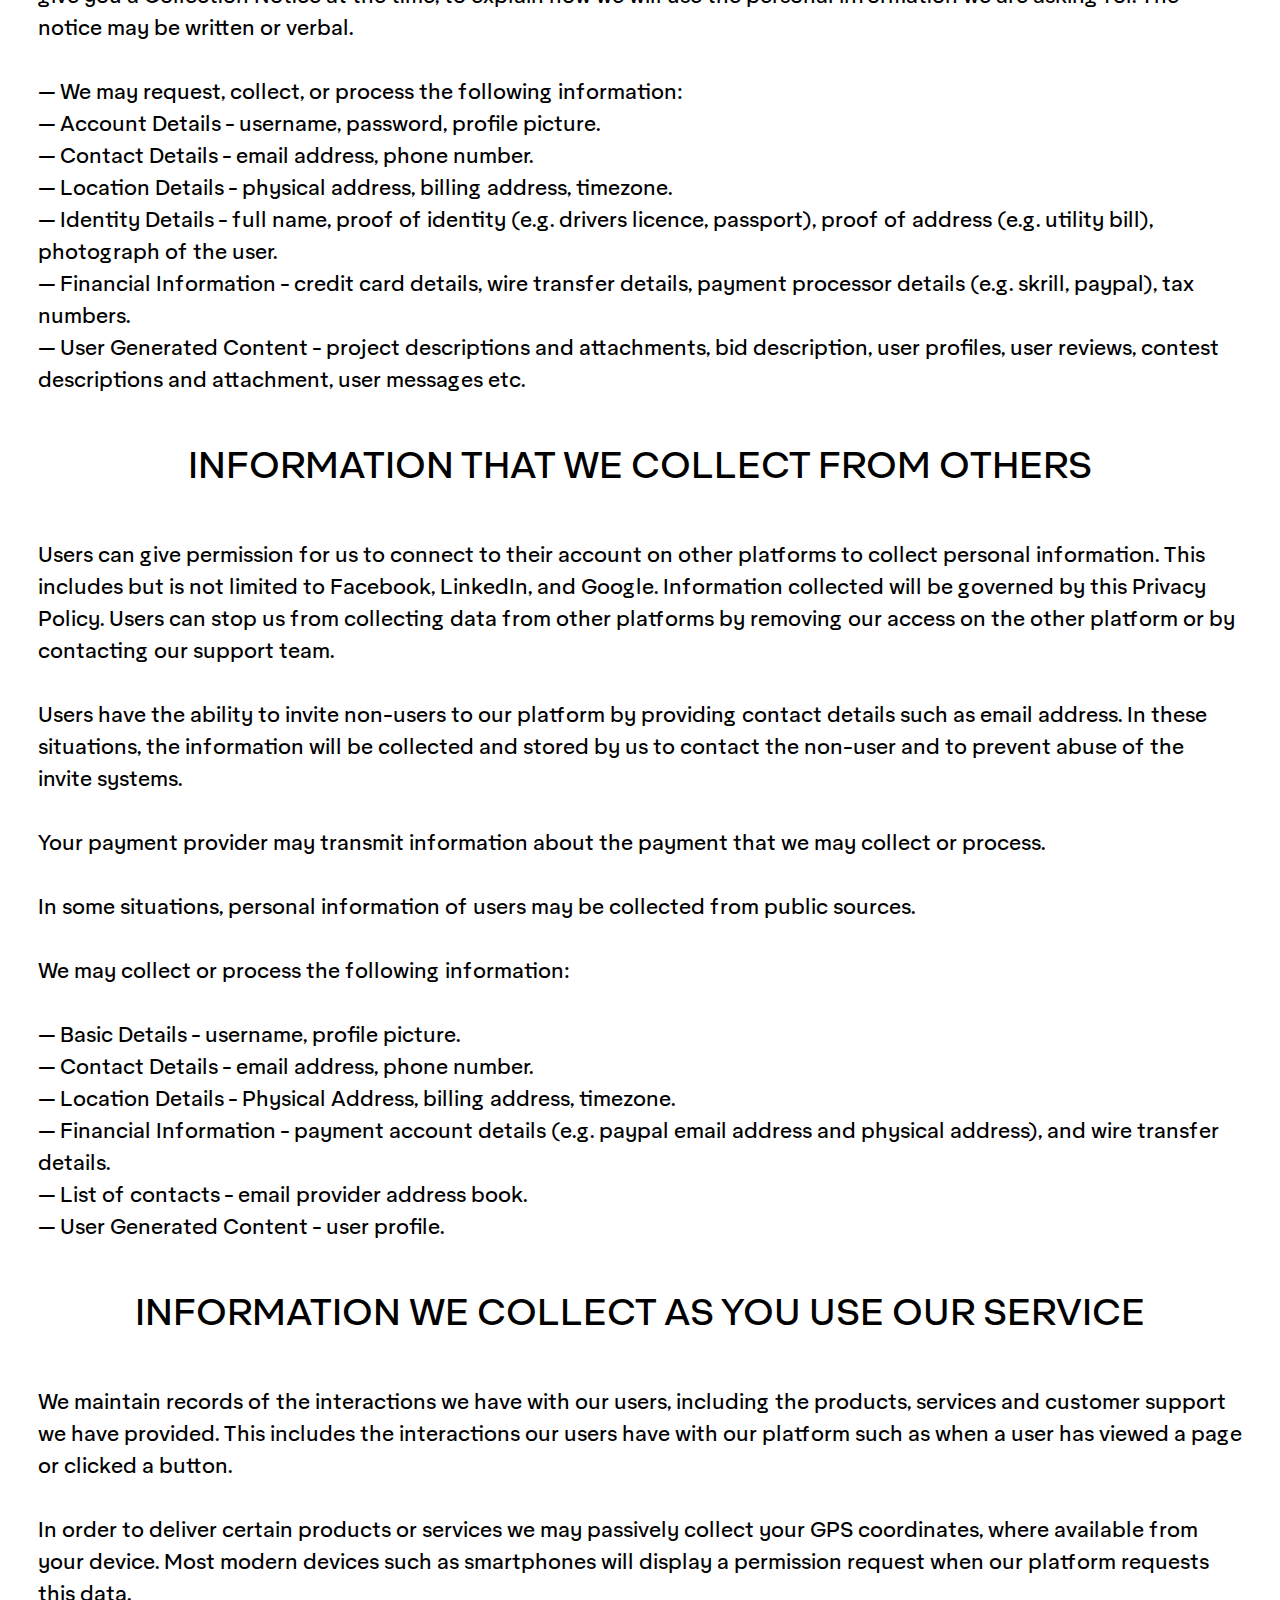
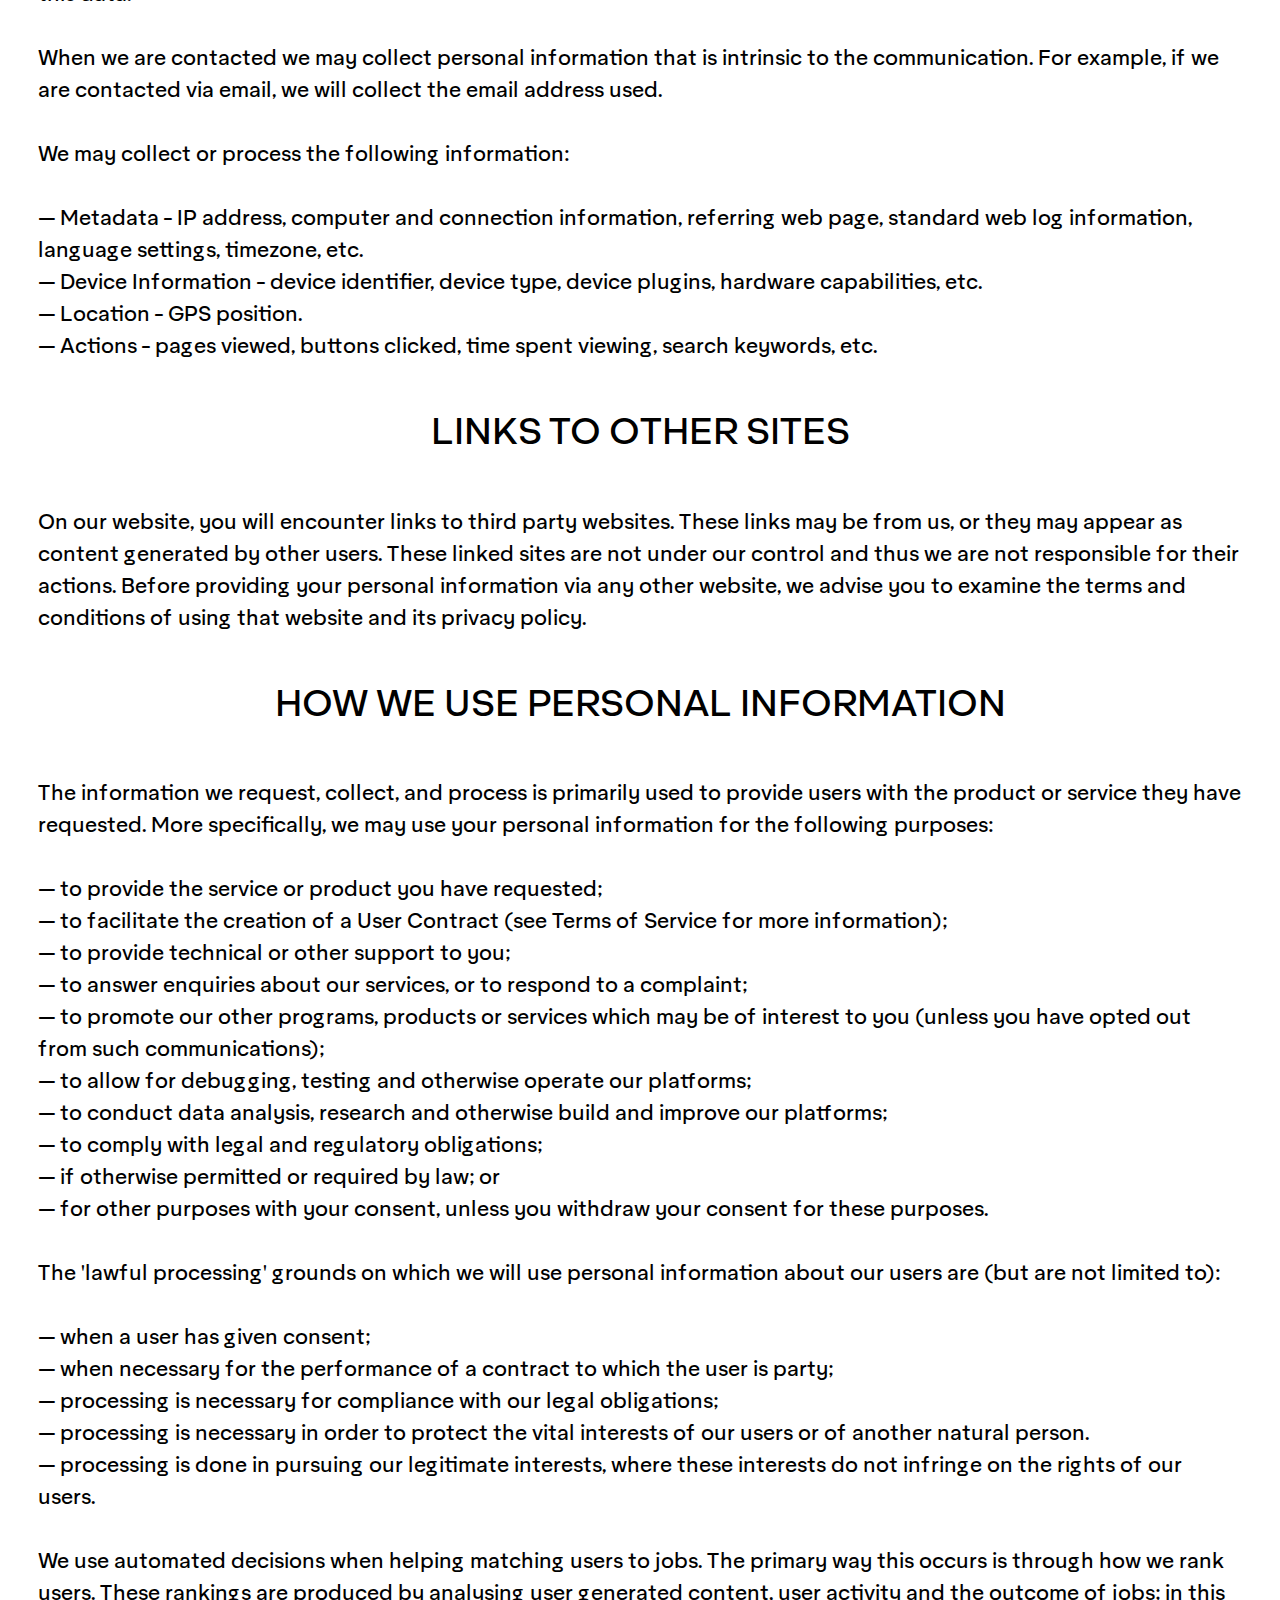
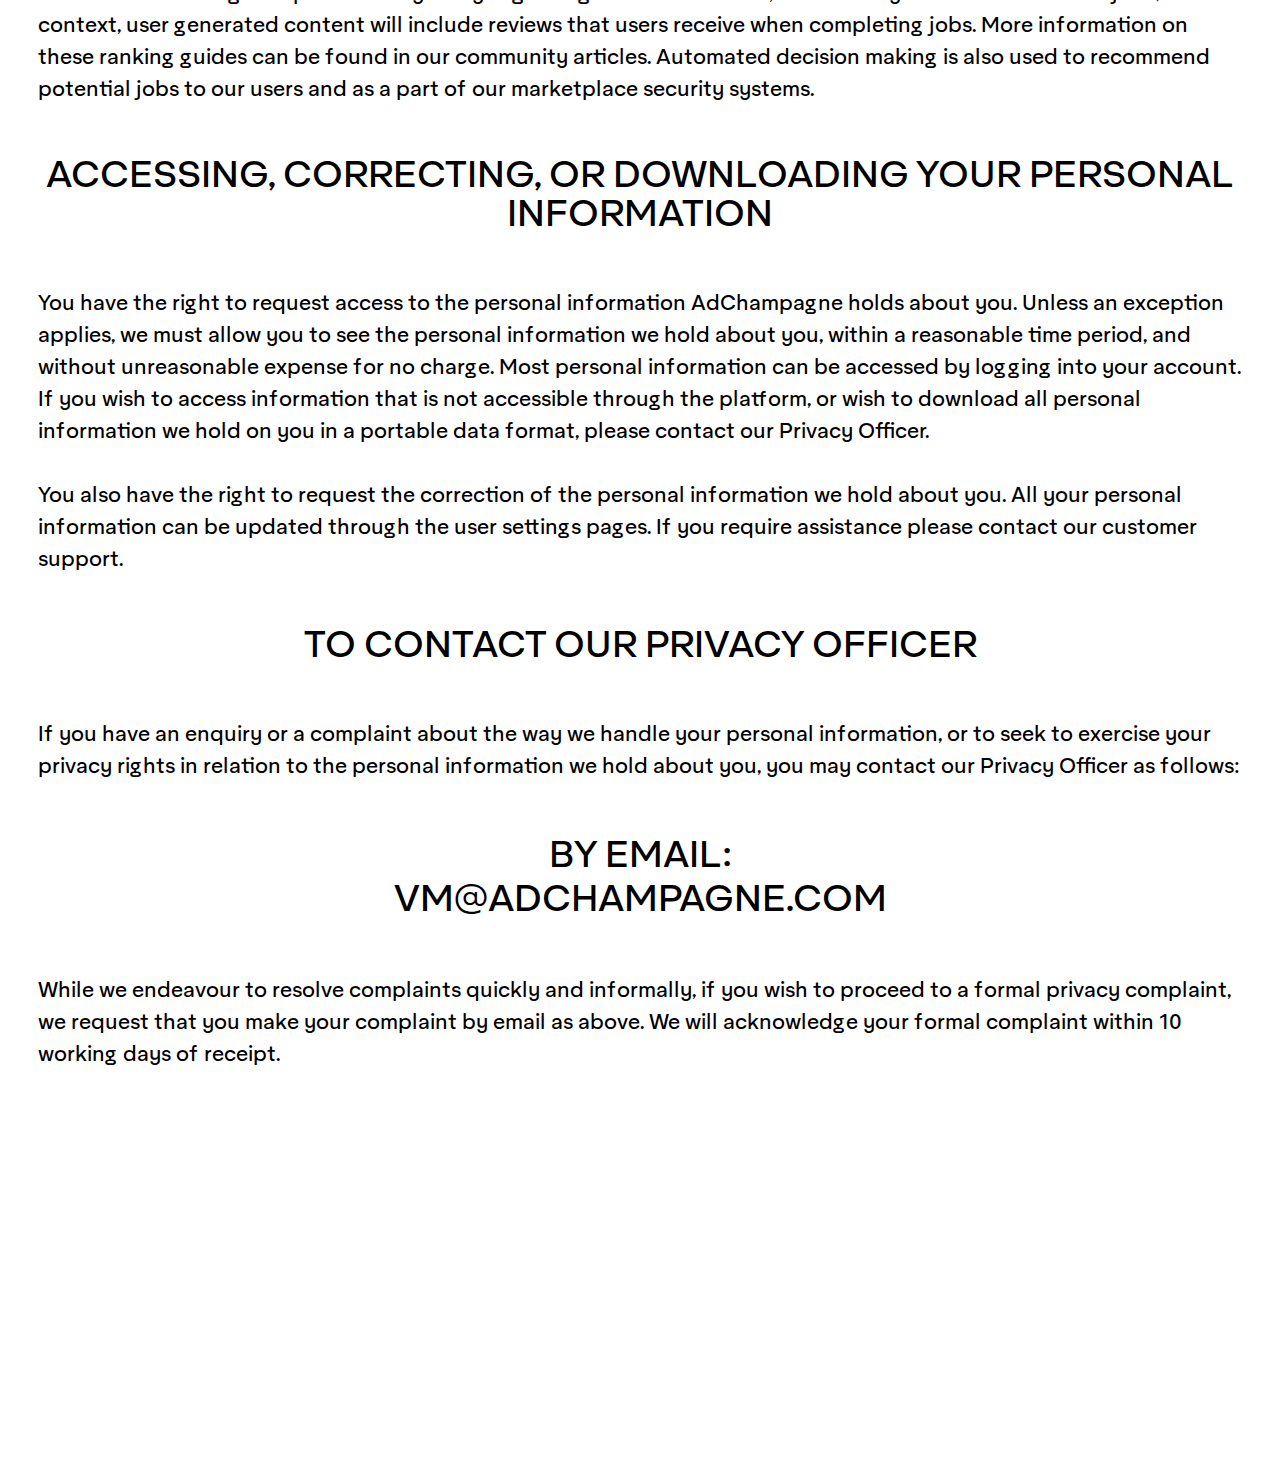
<file: back/sagency/agreement.html>
<!DOCTYPE html>
<html lang="en">
<head>
    <meta charset="UTF-8">
    <meta http-equiv="X-UA-Compatible" content="IE=edge">
    <meta name="viewport" content="width=device-width, initial-scale=1.0">

    <title>AdChampagne — We create and promote advertising on social networks</title>
    <meta name="description" content="Our partners choose AdChampagne for our decades of media-buying experience and 3.6+ Billion downloads delivered.">
    <meta property="og:title" content="AdChampagne — We create and promote advertising on social networks">
    <meta property="og:site_name" content="AdChampagne">
    <meta property="og:description" content="Our partners choose AdChampagne for our decades of media-buying experience and 3.6+ Billion downloads delivered.">

    <link rel="apple-touch-icon" sizes="57x57" href="local/assets/images/apple-icon-57x57.png">
    <link rel="apple-touch-icon" sizes="60x60" href="local/assets/images/apple-icon-60x60.png">
    <link rel="apple-touch-icon" sizes="72x72" href="local/assets/images/apple-icon-72x72.png">
    <link rel="apple-touch-icon" sizes="76x76" href="local/assets/images/apple-icon-76x76.png">
    <link rel="apple-touch-icon" sizes="114x114" href="local/assets/images/apple-icon-114x114.png">
    <link rel="apple-touch-icon" sizes="120x120" href="local/assets/images/apple-icon-120x120.png">
    <link rel="apple-touch-icon" sizes="144x144" href="local/assets/images/apple-icon-144x144.png">
    <link rel="apple-touch-icon" sizes="152x152" href="local/assets/images/apple-icon-152x152.png">
    <link rel="apple-touch-icon" sizes="180x180" href="local/assets/images/apple-icon-180x180.png">
    <link rel="icon" type="image/png" sizes="192x192"  href="local/assets/images/android-icon-192x192.png">
    <link rel="icon" type="image/png" sizes="32x32" href="local/assets/images/favicon-32x32.png">
    <link rel="icon" type="image/png" sizes="96x96" href="local/assets/images/favicon-96x96.png">
    <link rel="icon" type="image/png" sizes="16x16" href="local/assets/images/favicon-16x16.png">
    <link rel="manifest" href="local/assets/images/manifest.json">
    <meta name="msapplication-TileColor" content="#ffffff">
    <meta name="msapplication-TileImage" content="local/assets/images/ms-icon-144x144.png">
    <meta name="theme-color" content="#ffffff">

    <link rel="stylesheet" href="local/css/slick.min.css">
    <link rel="stylesheet" href="local/css/slick-theme.min.css">

    <link rel="stylesheet" href="local/css/locomotive-scroll.min.css">

    <link rel="stylesheet" href="local/css/style.css?ver=2.0">

</head>
<body class="agreement">

    <!-- Nav -->
    <nav data-scroll data-scroll-direction="vertical" data-scroll-speed="-8" data-scroll-target=".scrolling" data-scroll-position="bottom">
        <a href="/" class="nav__logo">
            <img src="local/assets/images/logo.svg" alt="">
        </a>
        <a href="/" class="nav__logo_mini">
            <img src="local/assets/images/logo_mini.svg" alt="">
        </a>
        <ul class="nav__menu">
            <li class="nav__menu_item">
                <a href="..#About" class="js__scroll">About</a>
            </li>
            <li class="nav__menu_item">
                <a href="..#Services" class="js__scroll">Services</a>
            </li>
            <li class="nav__menu_item">
                <a href="..#WhyUs" class="js__scroll">Why us</a>
            </li>
            <li class="nav__menu_item">
                <a href="..#Philosophy" class="js__scroll">Philosophy</a>
            </li>
            <li class="nav__menu_item">
                <a href="..#cta">Contact</a>
            </li>
            <li class="nav__menu_item">
                <a target="_blank" href="https://hh.ru/search/vacancy?st=searchVacancy&from=employerPage&employer_id=4795601">Job &#8599;</a>
            </li>
            <li class="nav__menu_close">
                <img src="local/assets/images/icon-close.svg" alt="">
            </li>
        </ul>
        <a href="..#cta" class="nav__button js__scroll">Get clients</a>
        <div class="nav__burger">
            <img src="local/assets/images/burger.svg" alt="">
        </div>
    </nav>
    <!-- Nav END -->

    <div class="agreement">
        <div class="wrapper">
            <h1>USER AGREEMENT</h1>
            <p>Welcome to SNTTS Money20 O&#220; (hereinafter referred to as &#171;AdChampagne&#187;), registered at Harju maakond, Tallinn, Kesklinna linnaosa, Narva mnt 5, 10117</p>
            <p>This User Agreement describes the terms and conditions which you accept by using our Website or our Services. We have incorporated by reference some linked information.</p>
            <h2>OVERVIEW</h2>
            <p>By accessing the Website, you agree to the following terms.</p>
            <p>We may amend this User Agreement and any linked information from time to time by posting amended terms on the Website, without notice to you.</p>
            <p>The Website is an online venue where Users buy and sell Seller Services and items. Buyers and Sellers must register for an Account in order to buy or sell Seller Services and/or items. The Website enables Users to work together online to complete and pay for Projects, buy and sell items and to use the services that we provide. We are not a party to any contractual agreements between Buyer and Seller in the online venue, we merely facilitate connections between the parties.</p>
            <p>We may, from time to time, and without notice, change or add to the Website or the information, products or services described in it. However, we do not undertake to keep the Website updated.</p>
            <h2>SCOPE</h2>
            <p>Before using the Website, you must read the whole User Agreement, the Website policies and all linked information.</p>
            <p>You must read and accept all of the terms in, and linked to, this User Agreement and Privacy Policy. By accepting this User Agreement as you access our Website, you agree that this User Agreement will apply whenever you use the Website, or when you use the tools we make available to interact with the Website. Some Websites may have additional or other terms that we provide to you when you use those services.</p>
            <h2>ELIGIBILITY</h2>
            <p>You will not use the Website if you:</p>
            <ul>
                <li>are not able to form legally binding contracts;</li>
                <li>are under the age of 16;</li>
                <li>are suspended from using the Website; or</li>
                <li>do not hold a valid email address.</li>
            </ul>
            <p>All free user accounts are associated with individuals. Login credentials should not be shared by users with others. The individual associated with the account will be held responsible for all actions taken by the account, without limitation.</p>
            <p>Subject to your local laws, a person over 15 but under 18 can use an adult's account with the permission of the account holder. However, the account holder is responsible for all actions taken by the account, without limitation.</p>
            <p>Users may provide a business name or a company name, which is associated with the User's Account. Users acknowledge and agree that where a business name or company name is associated with their Account, this User Agreement is a contract with the User as an individual (not the business or company) and Users remain solely responsible for all activity undertaken in respect of their Account.</p>
            <p>A company, corporation, trust, partnership or other non-individual corporate entity may be a User subject to an eligible corporate account which pays corporate subscriptions.</p>
            <p>We may, at our absolute discretion, refuse to register any person or entity as a User.</p>
            <p>You cannot transfer or assign any rights or obligations you have under this agreement without prior written consent.</p>
            <h2>USING JIRA</h2>
            <p>While using the Website, you will not attempt to or otherwise do any of the following:</p>
            <ul>
                <li>post content or items in inappropriate categories or areas on our Websites and services;</li>
                <li>infringe any laws, third party rights or our policies, such as the Code of Conduct;</li>
                <li>fail to deliver payment for services delivered to you;</li>
                <li>fail to deliver Seller Services purchased from you;</li>
                <li>circumvent or manipulate our fee structure, the billing process, or fees owed to JIRA;</li>
                <li>post false, inaccurate, misleading, deceptive, defamatory or offensive content (including personal information);</li>
                <li>take any action that may undermine the feedback or reputation systems (such as displaying, importing or exporting feedback information or using it for purposes unrelated to the Website);</li>
                <li>transfer your JIRA account (including feedback) and Username to another party without our consent;</li>
                <li>distribute or post spam, unsolicited, or bulk electronic communications, chain letters, or pyramid schemes;</li>
                <li>distribute viruses or any other technologies that may harm JIRA, the Website, or the interests or property of JIRA users (including their Intellectual Property Rights, privacy and publicity rights) or is unlawful, threatening, abusive, defamatory, invasive of privacy, vulgar, obscene, profane or which may harass or cause distress or inconvenience to, or incite hatred of, any person;</li>
                <li>download and aggregate listings from our website for display with listings from other websites without our express written permission, "frame", "mirror" or otherwise incorporate any part of the Website into any other website without our prior written authorisation;</li>
                <li>attempt to modify, translate, adapt, edit, decompile, disassemble, or reverse engineer any software programs used by us in connection with the Website;</li>
                <li>copy, modify or distribute rights or content from the Website or FJIRA's copyrights and trademarks; or</li>
                <li>harvest or otherwise collect information about Users, including email addresses, without their consent.</li>
            </ul>
            <h2>CONTENT</h2>
            <p>When you give us content, you grant us a worldwide, perpetual, irrevocable, royalty-free, sublicensable (through multiple tiers) right to exercise any and all copyright, trademark, publicity, and database rights (but no other rights) you have in the content, in any media known now or in the future.</p>
            <p>You represent and warrant that your content:</p>
            <ul>
                <li>will not infringe upon or misappropriate any copyright, patent, trademark, trade secret, or other intellectual property right or proprietary right or right of publicity or privacy of any person;</li>
                <li>will not violate any law or regulation;</li>
                <li>will not be defamatory or trade libellous;</li>
                <li>will not be obscene or contain child pornography;</li>
                <li>will not contain the development, design, manufacture or production of missiles, or nuclear, chemical or biological weapons;</li>
                <li>will not contain material linked to terrorist activities;</li>
                <li>will not include incomplete, false or inaccurate information about User or any other individual; and</li>
                <li>will not contain any viruses or other computer programming routines that are intended to damage, detrimentally interfere with, surreptitiously intercept or expropriate any system, data or personal information.</li>
            </ul>
            <h2>COMMUNICATION WITH OTHER USERS</h2>
            <p>Communication with other users on the Website must be conducted through the text, audio and or video chat functionality, along with message boards, public clarification boards, Project message board, direct message sending and other communication channels provided on the Website.</p>
            <p>You must not post your email address or any other contact information (including but not limited to Skype ID or other identifying strings on other platforms) on the Website, except in the "email" field of the signup form, at our request or as otherwise permitted by us on the Website.</p>
            <p>Unless you have a prior relationship with a User, you must only communicate with Users via the Website. You must not, and must not attempt to, communicate with other Users through any other means including but not limited to email, telephone, Skype, ICQ, AIM, MSN Messenger, WeChat, SnapChat, GTalk, GChat or Yahoo.</p>
            <p>In relation to video chat and audio chat, any terms agreed to between any Users must be confirmed in writing using the chat or direct message function.</p>
            <p>We may use information such as your name, location, display or username, and or your image, in relation to the provision messaging services on the Website or in the mobile apps.</p>
            <h2>FEEDBACK</h2>
            <p>If you have any questions about this User Agreement or if you wish to report breaches of this User Agreement, please contact us by emailing us at vm@adchampagne.com</p>
            <h2>PRIVACY POLICY</h2>
            <h2>OUR PRIVACY OBLIGATIONS</h2>
            <p>In order to demonstrate that AdChampagne is fully GDPR- and CCPA-compliant and provide you with information on what personal data we collect from you, for which purposes, and with the help of which companies, we establish and publish this Privacy Policy (hereinafter referred to as &#171;Policy&#187;).</p>
            <p>'Personal information' means information or an opinion about an identified individual, or an individual who is reasonably identifiable. AdChampagne's Privacy Policy applies to personal information collected and/or held by AdChampagne.</p>
            <p>We reserve the right to change the terms of this Privacy Policy at any time and at our discretion. We will update this Policy at least once every 12 (twelve) months in accordance with CCPA.</p>
            <h2>THE TYPES OF PERSONAL INFORMATION WE COLLECT AND HOLD</h2>
            <p>We collect personal information about our users in order provide our products, services, and customer support. Our products, services, and customer support are provided through many platforms including but not limited to: websites, phone apps, email, and telephone. The specific platform and product, service, or support you interact with may affect the personal data we collect.</p>
            <p>Not all information requested, collected, and processed by us is "Personal Information" as it does not identify you as a specific natural person. This will include majority of "User Generated Content" that you provide us with the intention of sharing with other users. Such "Non-Personal Information" is not covered by this privacy policy. However, as non-personal information may be used in aggregate or be linked with existing personal information; when in this form it will be treated as personal information. As such, this privacy policy will list both types of information for the sake of transparency.</p>
            <p>In some situation users may provide us with personal information without us asking for it, or through means not intended for the collection of particular types of information. Whilst we may take reasonable steps to protect this data, the user will have bypassed our systems, processes, and control and thus the information provided will not be governed by this privacy policy.</p>
            <p>In some situations users may provide us personal information over platforms that are outside our control; for example through social media or forums. Whilst any information collected by us is governed by this Privacy Policy, the platform by which it was communicated will be governed by its own Privacy Policy.</p>
            <h2>HOW WE COLLECT PERSONAL INFORMATION</h2>
            <h4>INFORMATION THAT YOU SPECIFICALLY GIVE US</h4>
            <p>While you use our products and services you may be asked to provide certain types of personal information. This might happen through our website, applications, online chat systems, telephone, paper forms, or in-person meetings. We will give you a Collection Notice at the time, to explain how we will use the personal information we are asking for. The notice may be written or verbal.</p>
            <ul>
                <li>We may request, collect, or process the following information:</li>
                <li>Account Details - username, password, profile picture.</li>
                <li>Contact Details - email address, phone number.</li>
                <li>Location Details - physical address, billing address, timezone.</li>
                <li>Identity Details - full name, proof of identity (e.g. drivers licence, passport), proof of address (e.g. utility bill), photograph of the user.</li>
                <li>Financial Information - credit card details, wire transfer details, payment processor details (e.g. skrill, paypal), tax numbers.</li>
                <li>User Generated Content - project descriptions and attachments, bid description, user profiles, user reviews, contest descriptions and attachment, user messages etc.</li>
            </ul>
            <h2>INFORMATION THAT WE COLLECT FROM OTHERS</h2>
            <p>Users can give permission for us to connect to their account on other platforms to collect personal information. This includes but is not limited to Facebook, LinkedIn, and Google. Information collected will be governed by this Privacy Policy. Users can stop us from collecting data from other platforms by removing our access on the other platform or by contacting our support team.</p>
            <p>Users have the ability to invite non-users to our platform by providing contact details such as email address. In these situations, the information will be collected and stored by us to contact the non-user and to prevent abuse of the invite systems.</p>
            <p>Your payment provider may transmit information about the payment that we may collect or process.</p>
            <p>In some situations, personal information of users may be collected from public sources.</p>
            <p>We may collect or process the following information:</p>
            <ul>
                <li>Basic Details - username, profile picture.</li>
                <li>Contact Details - email address, phone number.</li>
                <li>Location Details - Physical Address, billing address, timezone.</li>
                <li>Financial Information - payment account details (e.g. paypal email address and physical address), and wire transfer details.</li>
                <li>List of contacts - email provider address book.</li>
                <li>User Generated Content - user profile.</li>
            </ul>
            <h2>INFORMATION WE COLLECT AS YOU USE OUR SERVICE</h2>
            <p>We maintain records of the interactions we have with our users, including the products, services and customer support we have provided. This includes the interactions our users have with our platform such as when a user has viewed a page or clicked a button.</p>
            <p>In order to deliver certain products or services we may passively collect your GPS coordinates, where available from your device. Most modern devices such as smartphones will display a permission request when our platform requests this data.</p>
            <p>When we are contacted we may collect personal information that is intrinsic to the communication. For example, if we are contacted via email, we will collect the email address used.</p>
            <p>We may collect or process the following information:</p>
            <ul>
                <li>Metadata - IP address, computer and connection information, referring web page, standard web log information, language settings, timezone, etc.</li>
                <li>Device Information - device identifier, device type, device plugins, hardware capabilities, etc.</li>
                <li>Location - GPS position.</li>
                <li>Actions - pages viewed, buttons clicked, time spent viewing, search keywords, etc.</li>
            </ul>
            <h2>LINKS TO OTHER SITES</h2>
            <p>On our website, you will encounter links to third party websites. These links may be from us, or they may appear as content generated by other users. These linked sites are not under our control and thus we are not responsible for their actions. Before providing your personal information via any other website, we advise you to examine the terms and conditions of using that website and its privacy policy.</p>
            <h2>HOW WE USE PERSONAL INFORMATION</h2>
            <p>The information we request, collect, and process is primarily used to provide users with the product or service they have requested. More specifically, we may use your personal information for the following purposes:</p>
            <ul>
                <li>to provide the service or product you have requested;</li>
                <li>to facilitate the creation of a User Contract (see Terms of Service for more information);</li>
                <li>to provide technical or other support to you;</li>
                <li>to answer enquiries about our services, or to respond to a complaint;</li>
                <li>to promote our other programs, products or services which may be of interest to you (unless you have opted out from such communications);</li>
                <li>to allow for debugging, testing and otherwise operate our platforms;</li>
                <li>to conduct data analysis, research and otherwise build and improve our platforms;</li>
                <li>to comply with legal and regulatory obligations;</li>
                <li>if otherwise permitted or required by law; or</li>
                <li>for other purposes with your consent, unless you withdraw your consent for these purposes.</li>
            </ul>
            <p>The 'lawful processing' grounds on which we will use personal information about our users are (but are not limited to):</p>
            <ul>
                <li>when a user has given consent;</li>
                <li>when necessary for the performance of a contract to which the user is party;</li>
                <li>processing is necessary for compliance with our legal obligations;</li>
                <li>processing is necessary in order to protect the vital interests of our users or of another natural person.</li>
                <li>processing is done in pursuing our legitimate interests, where these interests do not infringe on the rights of our users.</li>
            </ul>
            <p>We use automated decisions when helping matching users to jobs. The primary way this occurs is through how we rank users. These rankings are produced by analysing user generated content, user activity and the outcome of jobs; in this context, user generated content will include reviews that users receive when completing jobs. More information on these ranking guides can be found in our community articles. Automated decision making is also used to recommend potential jobs to our users and as a part of our marketplace security systems.</p>
            <h2>ACCESSING, CORRECTING, OR DOWNLOADING YOUR PERSONAL INFORMATION</h2>
            <p>You have the right to request access to the personal information AdChampagne holds about you. Unless an exception applies, we must allow you to see the personal information we hold about you, within a reasonable time period, and without unreasonable expense for no charge. Most personal information can be accessed by logging into your account. If you wish to access information that is not accessible through the platform, or wish to download all personal information we hold on you in a portable data format, please contact our Privacy Officer.</p>
            <p>You also have the right to request the correction of the personal information we hold about you. All your personal information can be updated through the user settings pages. If you require assistance please contact our customer support.</p>
            <h2>TO CONTACT OUR PRIVACY OFFICER</h2>
            <p>If you have an enquiry or a complaint about the way we handle your personal information, or to seek to exercise your privacy rights in relation to the personal information we hold about you, you may contact our Privacy Officer as follows:</p>
            <h4>By Email: <br>vm@adchampagne.com</h4>
            <p>While we endeavour to resolve complaints quickly and informally, if you wish to proceed to a formal privacy complaint, we request that you make your complaint by email as above. We will acknowledge your formal complaint within 10 working days of receipt.</p>
        </div>
    </div>

    <script src="local/js/jquery.min.js"></script>
    <script src="local/js/main.js?ver=2.0"></script>
    
    <!-- Yandex.Metrika counter -->
    <script type="text/javascript" >
       (function(m,e,t,r,i,k,a){m[i]=m[i]||function(){(m[i].a=m[i].a||[]).push(arguments)};
       m[i].l=1*new Date();k=e.createElement(t),a=e.getElementsByTagName(t)[0],k.async=1,k.src=r,a.parentNode.insertBefore(k,a)})
       (window, document, "script", "https://mc.yandex.ru/metrika/tag.js", "ym");

       ym(87241306, "init", {
            clickmap:true,
            trackLinks:true,
            accurateTrackBounce:true
       });
    </script>
    <noscript><div><img src="https://mc.yandex.ru/watch/87241306" style="position:absolute; left:-9999px;" alt="" /></div></noscript>
    <!-- /Yandex.Metrika counter -->
</body>
</html>
</file>
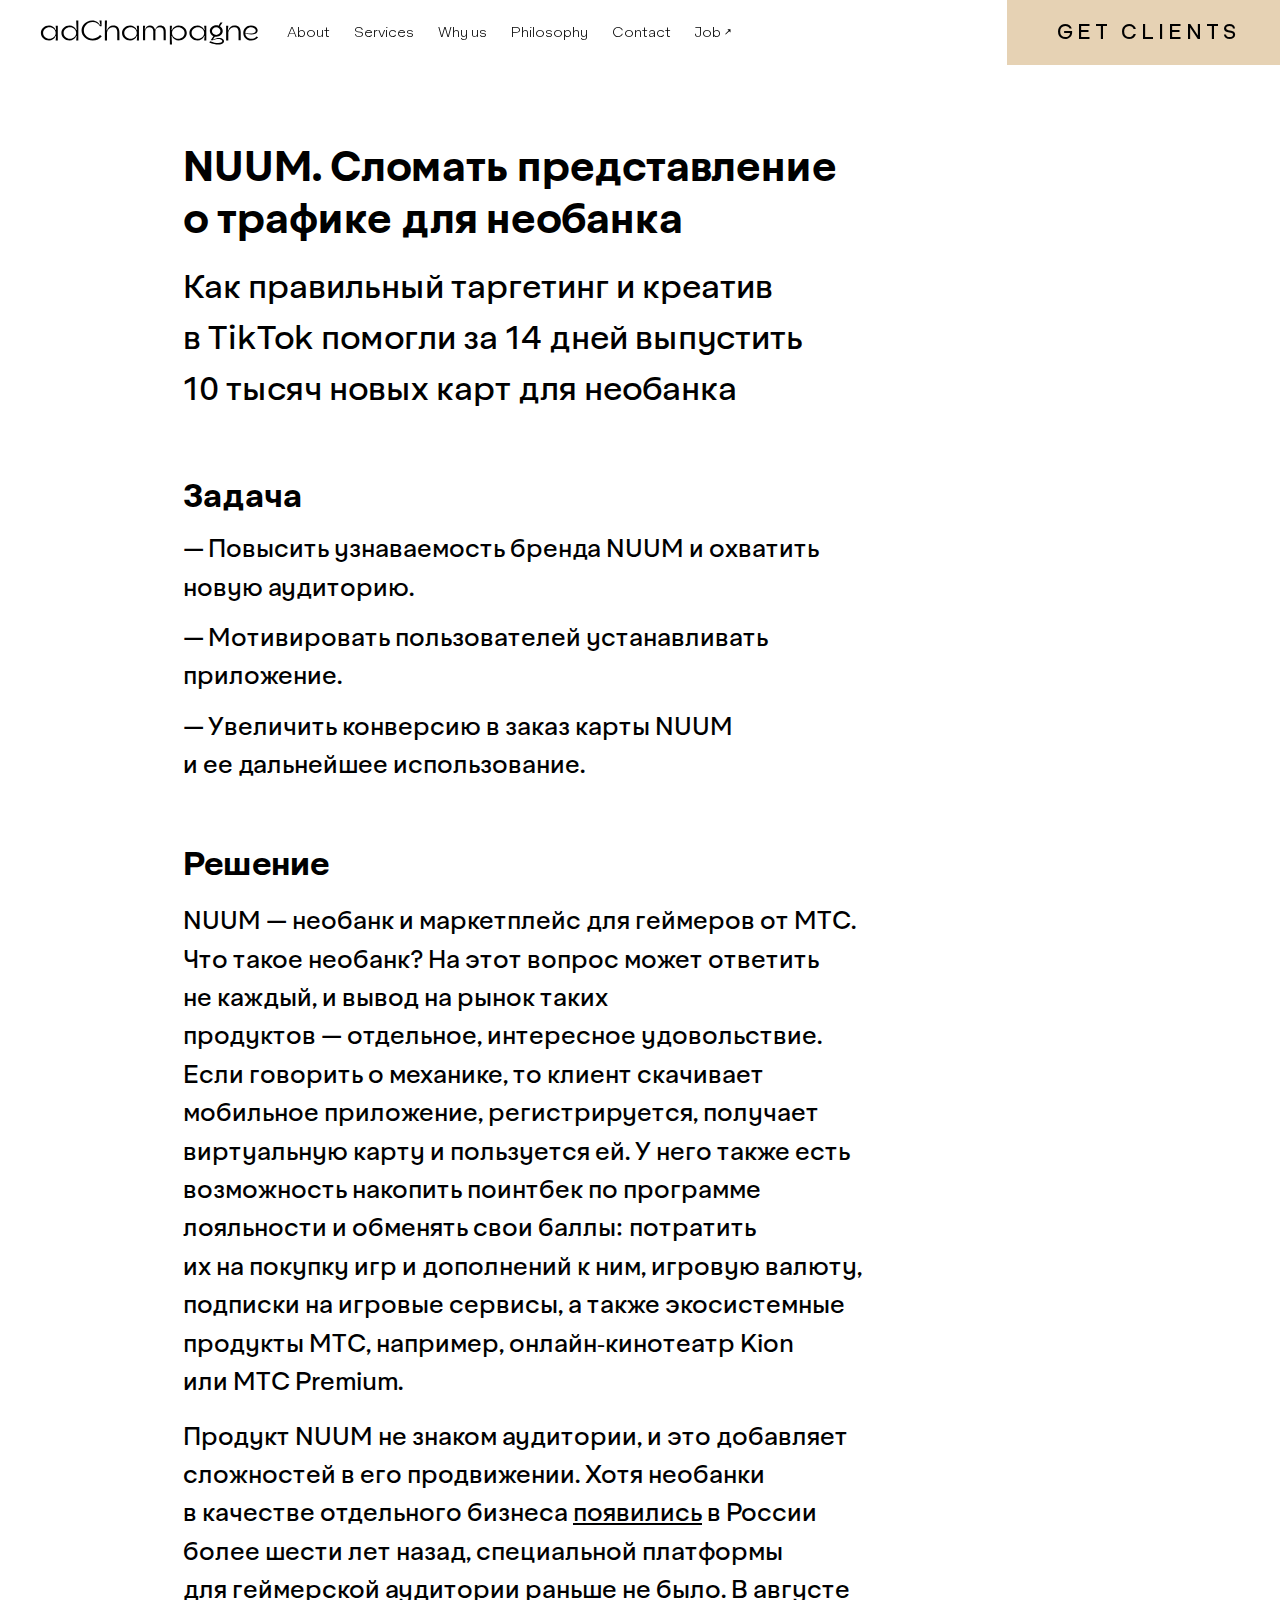
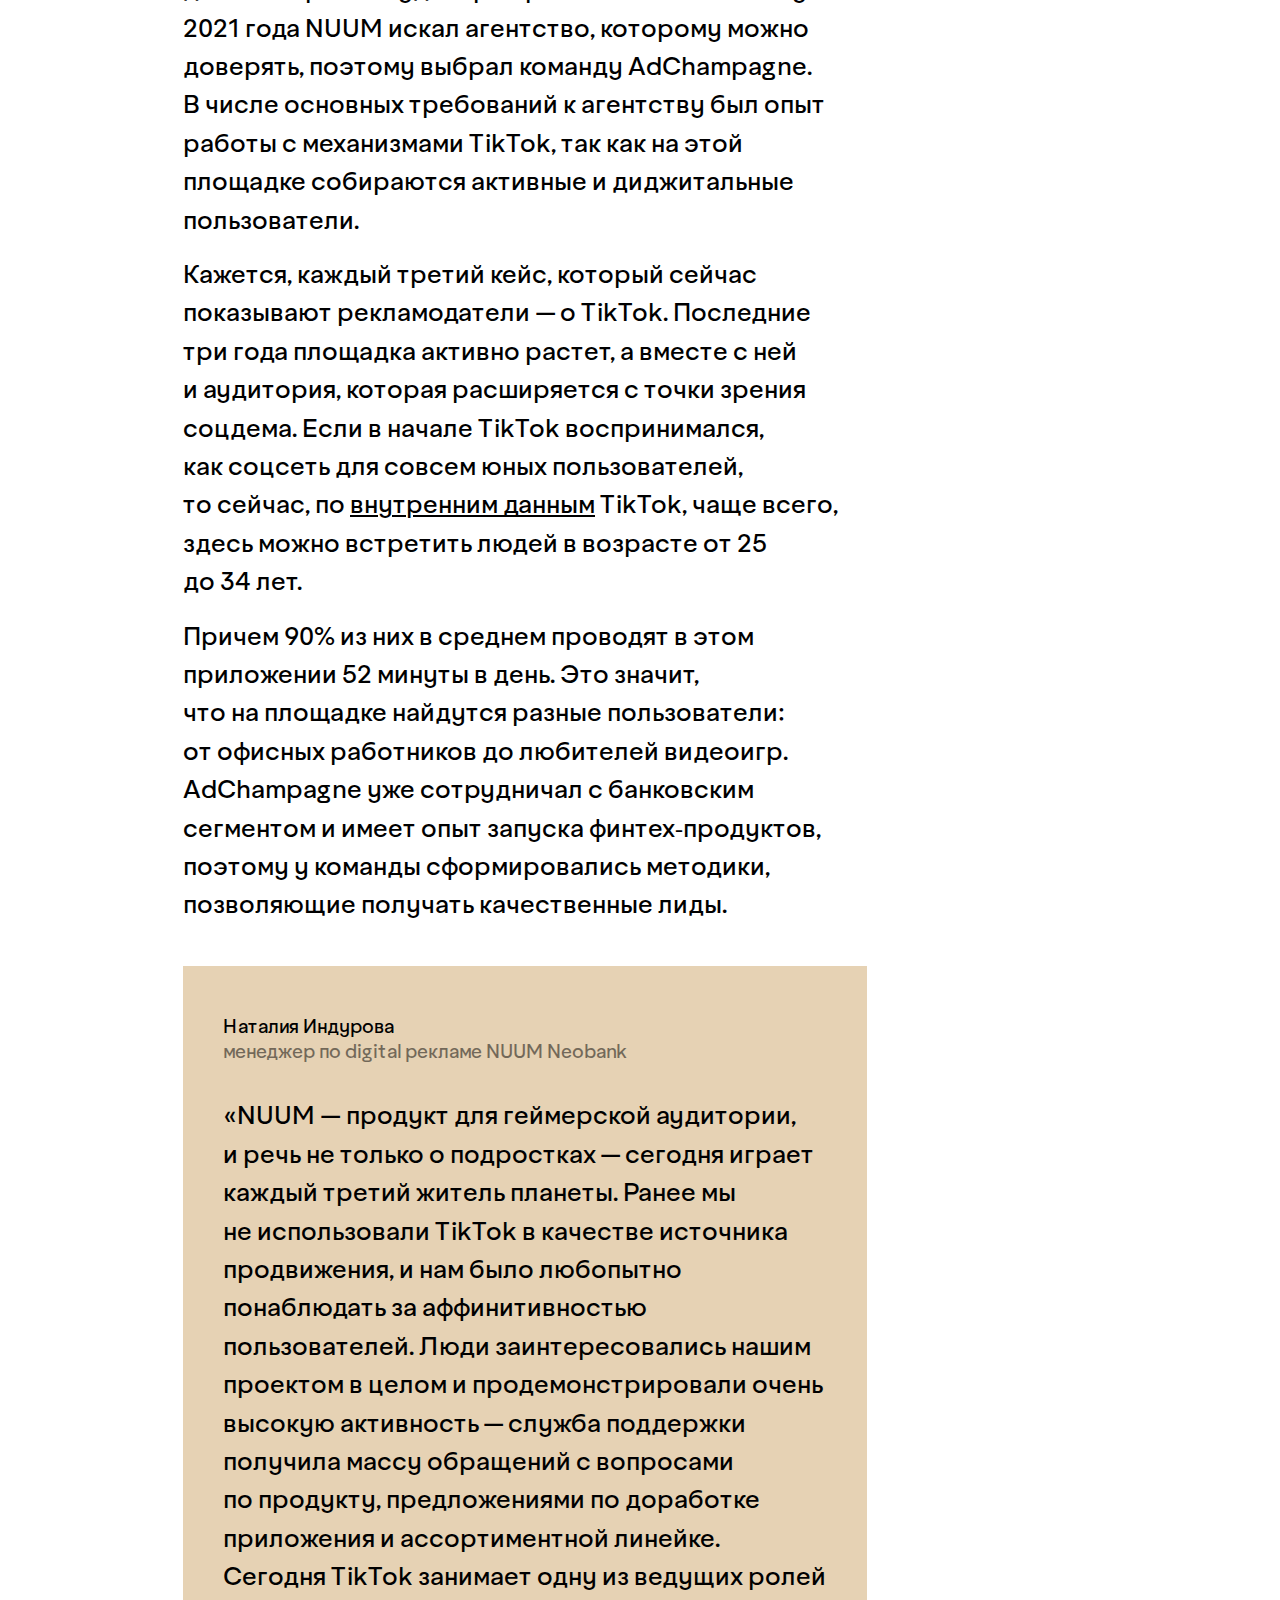
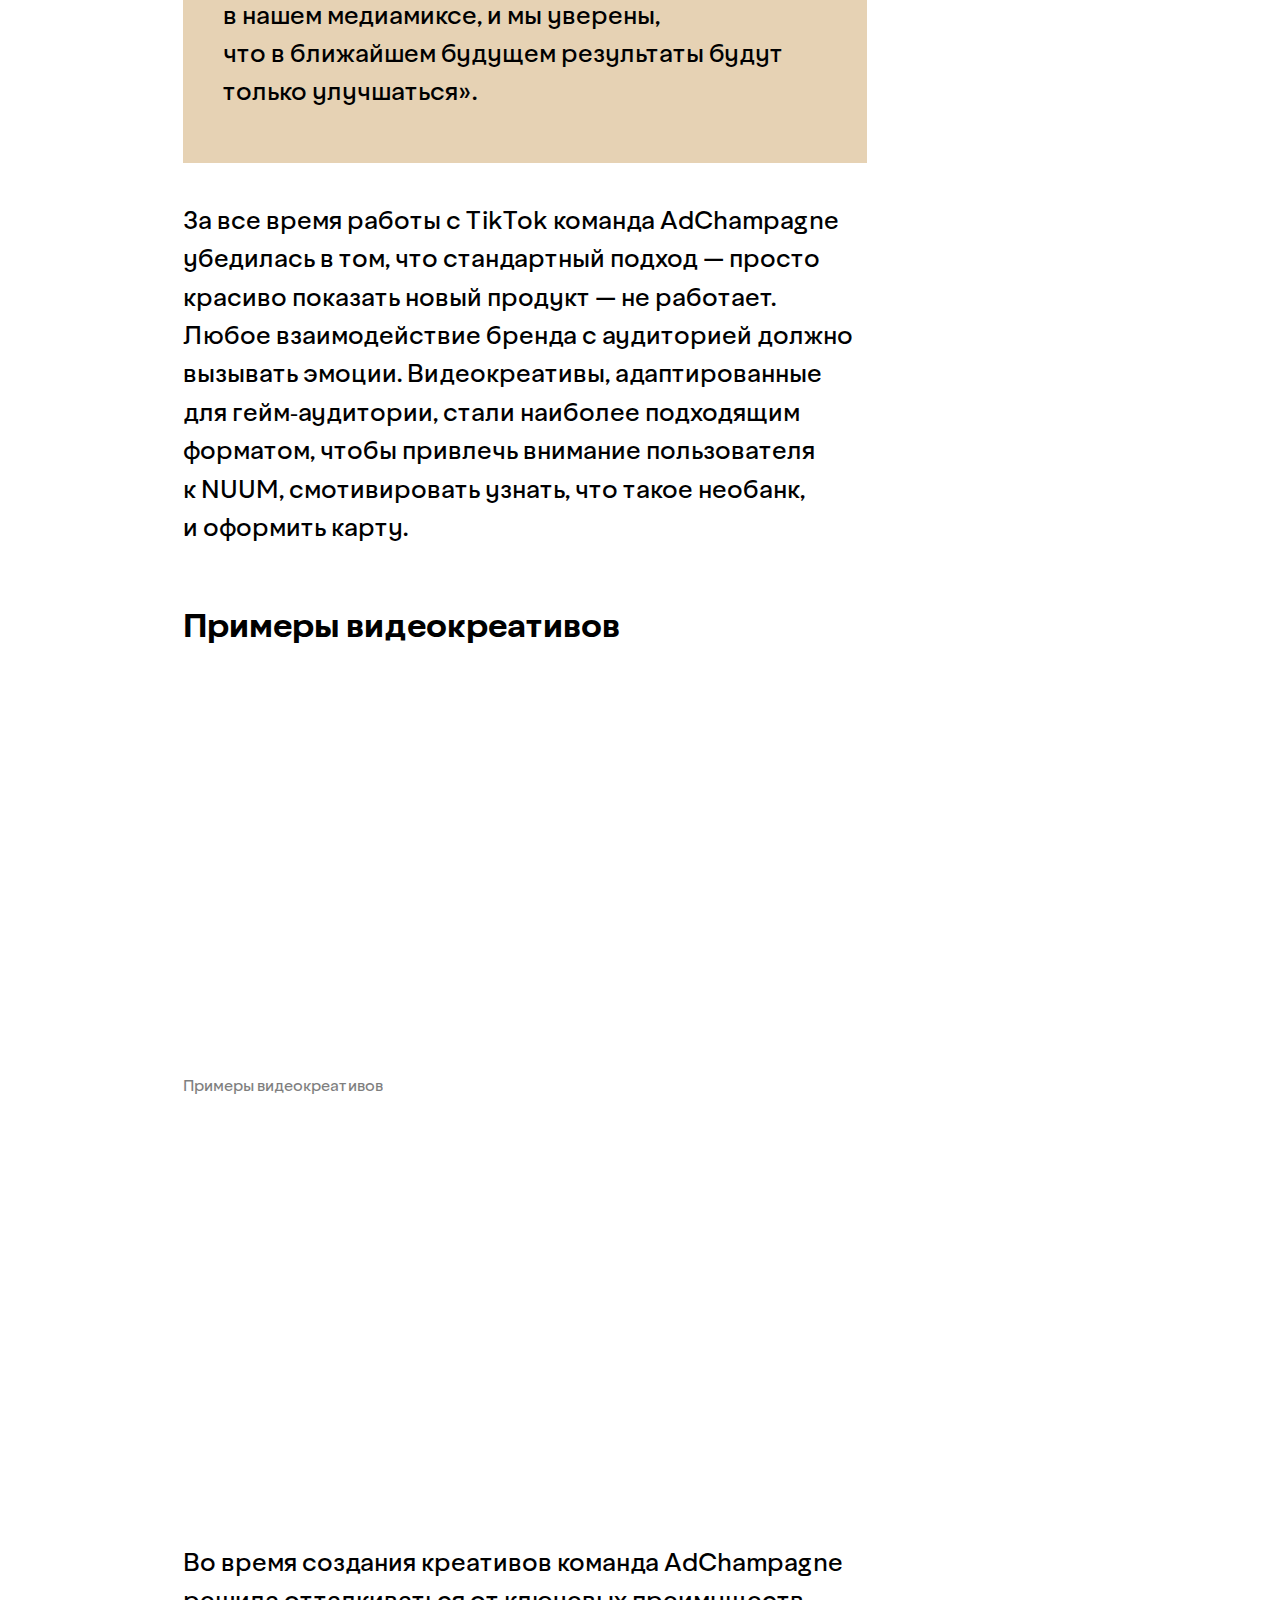
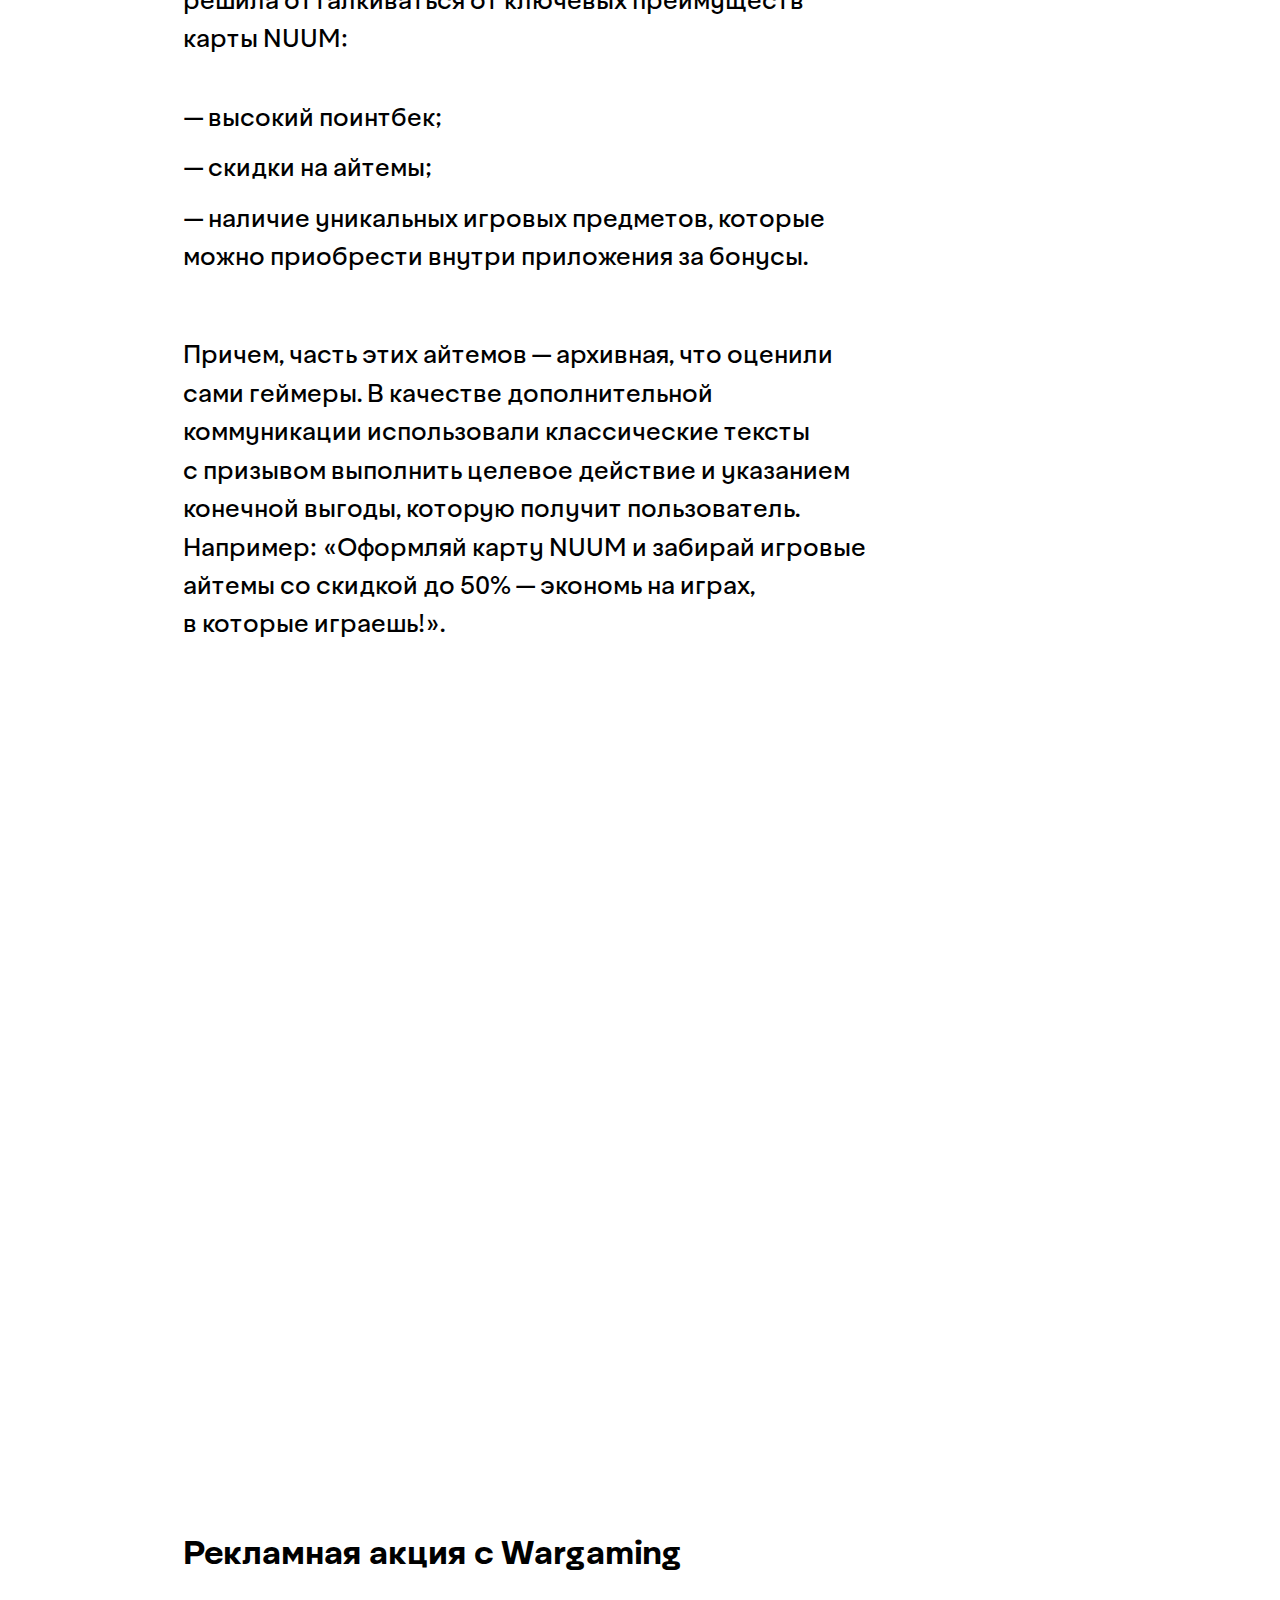
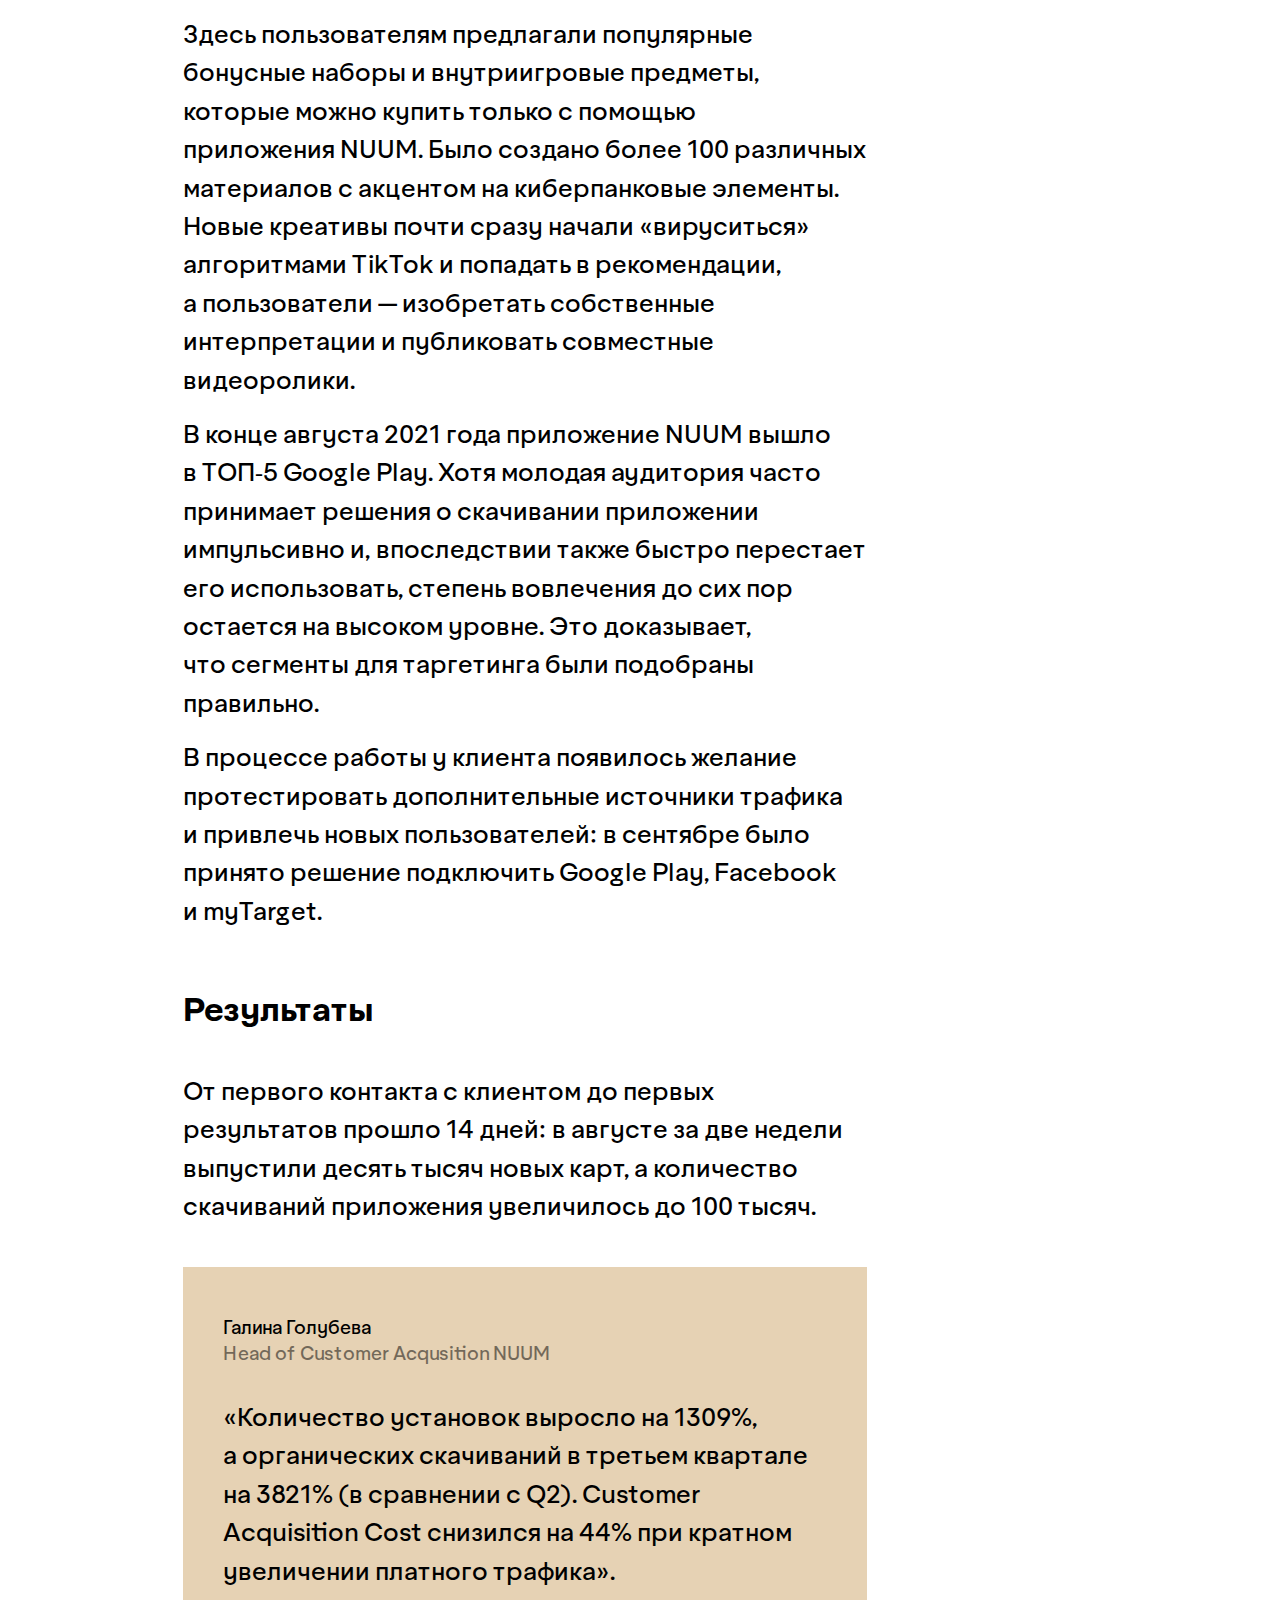
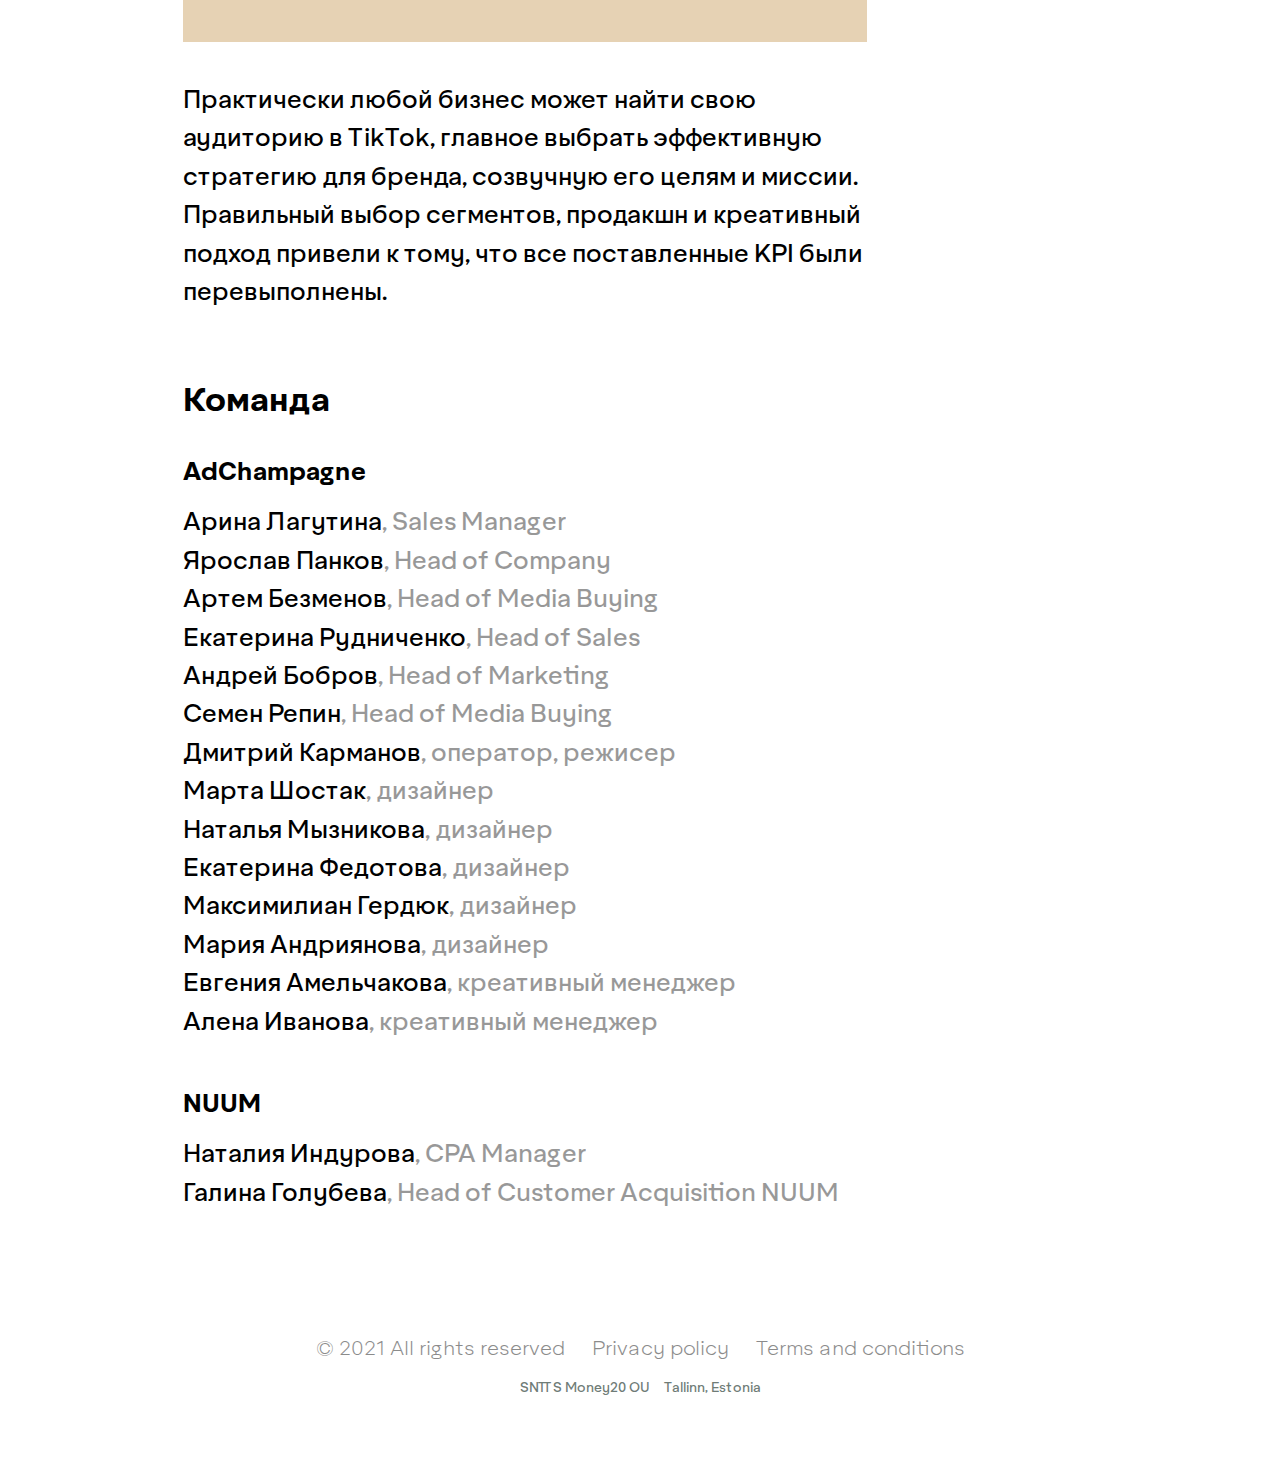
<file: back/sagency/case.html>
<!DOCTYPE html>
<html lang="en">
<head>
    <meta charset="UTF-8">
    <meta http-equiv="X-UA-Compatible" content="IE=edge">
    <meta name="viewport" content="width=device-width, initial-scale=1.0">

    <title>AdChampagne — We create and promote advertising on social networks</title>
    <meta name="description" content="Our partners choose AdChampagne for our decades of media-buying experience and 3.6+ Billion downloads delivered.">
    <meta property="og:title" content="AdChampagne — We create and promote advertising on social networks">
    <meta property="og:site_name" content="AdChampagne">
    <meta property="og:description" content="Our partners choose AdChampagne for our decades of media-buying experience and 3.6+ Billion downloads delivered.">

    <link rel="apple-touch-icon" sizes="57x57" href="local/assets/images/apple-icon-57x57.png">
    <link rel="apple-touch-icon" sizes="60x60" href="local/assets/images/apple-icon-60x60.png">
    <link rel="apple-touch-icon" sizes="72x72" href="local/assets/images/apple-icon-72x72.png">
    <link rel="apple-touch-icon" sizes="76x76" href="local/assets/images/apple-icon-76x76.png">
    <link rel="apple-touch-icon" sizes="114x114" href="local/assets/images/apple-icon-114x114.png">
    <link rel="apple-touch-icon" sizes="120x120" href="local/assets/images/apple-icon-120x120.png">
    <link rel="apple-touch-icon" sizes="144x144" href="local/assets/images/apple-icon-144x144.png">
    <link rel="apple-touch-icon" sizes="152x152" href="local/assets/images/apple-icon-152x152.png">
    <link rel="apple-touch-icon" sizes="180x180" href="local/assets/images/apple-icon-180x180.png">
    <link rel="icon" type="image/png" sizes="192x192"  href="local/assets/images/android-icon-192x192.png">
    <link rel="icon" type="image/png" sizes="32x32" href="local/assets/images/favicon-32x32.png">
    <link rel="icon" type="image/png" sizes="96x96" href="local/assets/images/favicon-96x96.png">
    <link rel="icon" type="image/png" sizes="16x16" href="local/assets/images/favicon-16x16.png">
    <link rel="manifest" href="local/assets/images/manifest.json">
    <meta name="msapplication-TileColor" content="#ffffff">
    <meta name="msapplication-TileImage" content="local/assets/images/ms-icon-144x144.png">
    <meta name="theme-color" content="#ffffff">

    <link rel="stylesheet" href="local/css/slick.min.css">
    <link rel="stylesheet" href="local/css/slick-theme.min.css">

    <link rel="stylesheet" href="local/css/locomotive-scroll.min.css">

    <link rel="stylesheet" href="local/css/style.css?ver=2.0">

    <style>
        .wrapper {
            max-width: 990px !important;
        }
    </style>

</head>
<body class="case-page">

    <!-- Nav -->
    <nav data-scroll data-scroll-direction="vertical" data-scroll-speed="-8" data-scroll-target=".scrolling" data-scroll-position="bottom">
        <a href="/" class="nav__logo">
            <img src="local/assets/images/logo.svg" alt="">
        </a>
        <a href="/" class="nav__logo_mini">
            <img src="local/assets/images/logo_mini.svg" alt="">
        </a>
        <ul class="nav__menu">
            <li class="nav__menu_item">
                <a href="..#About" class="js__scroll">About</a>
            </li>
            <li class="nav__menu_item">
                <a href="..#Services" class="js__scroll">Services</a>
            </li>
            <li class="nav__menu_item">
                <a href="..#WhyUs" class="js__scroll">Why us</a>
            </li>
            <li class="nav__menu_item">
                <a href="..#Philosophy" class="js__scroll">Philosophy</a>
            </li>
            <li class="nav__menu_item">
                <a href="..#cta">Contact</a>
            </li>
            <li class="nav__menu_item">
                <a target="_blank" href="https://hh.ru/search/vacancy?st=searchVacancy&from=employerPage&employer_id=4795601">Job &#8599;</a>
            </li>
            <li class="nav__menu_close">
                <img src="local/assets/images/icon-close.svg" alt="">
            </li>
        </ul>
        <a href="..#cta" class="nav__button js__scroll">Get clients</a>
        <div class="nav__burger">
            <img src="local/assets/images/burger.svg" alt="">
        </div>
    </nav>
    <!-- Nav END -->

    <div class="case">
        <div class="wrapper">
            <h1 class="case__title">NUUM. Сломать представление о&nbsp;трафике для&nbsp;необанка</h1>
            <p class="case__desc">Как правильный таргетинг и&nbsp;креатив в&nbsp;TikTok помогли за&nbsp;14&nbsp;дней выпустить 10&nbsp;тысяч новых карт для&nbsp;необанка</p>
            <ul class="case__task">
                <li class="case__task_item case__task_item--title">Задача</li>
                <li class="case__task_item">— Повысить узнаваемость бренда&nbsp;NUUM и&nbsp;охватить новую аудиторию.</li>
                <li class="case__task_item">— Мотивировать пользователей устанавливать приложение. </li>
                <li class="case__task_item">— Увеличить конверсию в&nbsp;заказ карты&nbsp;NUUM и&nbsp;ее&nbsp;дальнейшее использование.</li>
            </ul>
            <h2 class="case__solution_title">Решение</h2>
            <div class="case__solution_full-desc">
                <div class="case__solution_full-left">
                    <p>NUUM&nbsp;—&nbsp;необанк и&nbsp;маркетплейс для геймеров от&nbsp;МТС. Что такое необанк? На&nbsp;этот вопрос может ответить не&nbsp;каждый, и&nbsp;вывод на&nbsp;рынок таких продуктов&nbsp;—&nbsp;отдельное, интересное удовольствие. Если говорить о&nbsp;механике, то&nbsp;клиент скачивает мобильное приложение, регистрируется, получает виртуальную карту и&nbsp;пользуется&nbsp;ей. У&nbsp;него также есть возможность накопить поинтбек по&nbsp;программе лояльности и&nbsp;обменять свои баллы: потратить их&nbsp;на&nbsp;покупку игр и&nbsp;дополнений к&nbsp;ним, игровую валюту, подписки на&nbsp;игровые сервисы, а&nbsp;также экосистемные продукты&nbsp;МТС, например, онлайн&#8209;кинотеатр&nbsp;Kion или&nbsp;МТС&nbsp;Premium.</p>
                    <p>Продукт&nbsp;NUUM не&nbsp;знаком аудитории, и&nbsp;это&nbsp;добавляет сложностей в&nbsp;его продвижении. Хотя необанки в&nbsp;качестве отдельного бизнеса <a target="_blank" href="https://vc.ru/finance/232724-neobanki-ili-banki-dlya-zumerov-kak-oni-rabotayut-i-kuda-rastut">появились</a> в&nbsp;России более шести&nbsp;лет&nbsp;назад, специальной платформы для&nbsp;геймерской аудитории раньше не&nbsp;было. В&nbsp;августе 2021&nbsp;года NUUM искал агентство, которому можно доверять, поэтому выбрал команду AdChampagne. В&nbsp;числе основных требований к&nbsp;агентству был опыт работы с&nbsp;механизмами TikTok, так&nbsp;как на&nbsp;этой площадке собираются активные и&nbsp;диджитальные пользователи. </p>
                    <p>Кажется, каждый третий кейс, который сейчас показывают рекламодатели&nbsp;— о&nbsp;TikTok. Последние три&nbsp;года площадка активно растет, а&nbsp;вместе с&nbsp;ней и&nbsp;аудитория, которая расширяется с&nbsp;точки зрения соцдема. Если в&nbsp;начале TikTok воспринимался, как&nbsp;соцсеть для&nbsp;совсем юных пользователей, то&nbsp;сейчас, по&nbsp;<a target="_blank" href="https://t.me/dnative/1507">внутренним данным</a> TikTok, чаще&nbsp;всего, здесь можно встретить людей в&nbsp;возрасте от&nbsp;25 до&nbsp;34&nbsp;лет. </p>
                    <p>Причем 90%&nbsp;из&nbsp;них в&nbsp;среднем проводят в&nbsp;этом приложении 52&nbsp;минуты&nbsp;в&nbsp;день. Это значит, что&nbsp;на&nbsp;площадке найдутся разные пользователи: от&nbsp;офисных работников до&nbsp;любителей видеоигр. AdChampagne уже сотрудничал с&nbsp;банковским сегментом и&nbsp;имеет опыт запуска финтех&#8209;продуктов, поэтому у&nbsp;команды сформировались методики, позволяющие получать качественные лиды.</p>
                </div>
                <div class="case__solution_full-right" style="display: none;">
                    <div>
                        <p>Это&nbsp;стиль для&nbsp;текста, который является сноской к&nbsp;абзацу, доп.&nbsp;ссылками и&nbsp;т.д.</p>
                    </div>
                </div>
            </div>
            <div class="case__solution_full-desc">
                <div class="case__solution_full-left">
                    <div class="author">
                        <div class="author__title">
                            <img style="display: none;" src="local/assets/images/author__img.png" alt="" class="author__title_img">
                            <div class="author__title_name">
                                Наталия Индурова <br>
                                <span>менеджер по&nbsp;digital рекламе NUUM&nbsp;Neobank</span>
                            </div>
                        </div>
                        <p class="author__desc">«NUUM&nbsp;—&nbsp;продукт для&nbsp;геймерской аудитории, и&nbsp;речь не&nbsp;только о&nbsp;подростках — сегодня играет каждый третий&nbsp;житель планеты. Ранее мы не&nbsp;использовали TikTok в&nbsp;качестве источника продвижения, и&nbsp;нам было любопытно понаблюдать за&nbsp;аффинитивностью пользователей. Люди заинтересовались нашим проектом в&nbsp;целом и&nbsp;продемонстрировали очень высокую активность — служба поддержки получила массу обращений с&nbsp;вопросами по&nbsp;продукту, предложениями по&nbsp;доработке приложения и&nbsp;ассортиментной линейке. Сегодня TikTok занимает одну из&nbsp;ведущих ролей в&nbsp;нашем медиамиксе, и&nbsp;мы&nbsp;уверены, что&nbsp;в&nbsp;ближайшем будущем результаты будут только улучшаться».</p>
                    </div>
                    <p>За&nbsp;все время работы с&nbsp;TikTok команда AdChampagne убедилась в&nbsp;том, что&nbsp;стандартный подход&nbsp;—&nbsp;просто красиво показать новый продукт&nbsp;—&nbsp;не&nbsp;работает. Любое взаимодействие бренда с&nbsp;аудиторией должно вызывать эмоции. Видеокреативы, адаптированные для&nbsp;гейм&#8209;аудитории, стали наиболее подходящим форматом, чтобы привлечь внимание пользователя к&nbsp;NUUM, смотивировать узнать, что&nbsp;такое необанк, и&nbsp;оформить карту.</p>
                    <h2 class="video__title">Примеры видеокреативов</h2>
                    <iframe class="video__video" src="https://www.youtube.com/embed/qZq_mL6CN4c" title="YouTube video player" frameborder="0" allow="accelerometer; autoplay; clipboard-write; encrypted-media; gyroscope; picture-in-picture" allowfullscreen></iframe>
                    <span class="video__miniText">Примеры видеокреативов</span>
                    <iframe class="video__video" src="https://www.youtube.com/embed/JwkDebu-9u4" title="YouTube video player" frameborder="0" allow="accelerometer; autoplay; clipboard-write; encrypted-media; gyroscope; picture-in-picture" allowfullscreen></iframe>
                    <p>Во&nbsp;время создания креативов команда AdChampagne решила отталкиваться от&nbsp;ключевых преимуществ карты&nbsp;NUUM:</p>
                    <ul class="case__task">
                        <li class="case__task_item">— высокий поинтбек;</li>
                        <li class="case__task_item">— скидки на&nbsp;айтемы;</li>
                        <li class="case__task_item">— наличие уникальных игровых предметов, которые можно приобрести внутри приложения за&nbsp;бонусы.</li>
                    </ul>
                    <p>Причем, часть этих айтемов — архивная, что&nbsp;оценили сами геймеры.  В&nbsp;качестве дополнительной коммуникации использовали классические тексты с&nbsp;призывом выполнить целевое действие и&nbsp;указанием конечной выгоды, которую получит пользователь. Например: «Оформляй карту&nbsp;NUUM и&nbsp;забирай игровые айтемы со&nbsp;скидкой до&nbsp;50% — экономь на&nbsp;играх, в&nbsp;которые играешь!».</p>
                    <iframe class="video__video" src="https://www.youtube.com/embed/Jv3OEtATxEc" title="YouTube video player" frameborder="0" allow="accelerometer; autoplay; clipboard-write; encrypted-media; gyroscope; picture-in-picture" allowfullscreen></iframe>
                    <iframe class="video__video" src="https://www.youtube.com/embed/vAAChoK0D2s" title="YouTube video player" frameborder="0" allow="accelerometer; autoplay; clipboard-write; encrypted-media; gyroscope; picture-in-picture" allowfullscreen></iframe>
                    <h2 class="video__title">Рекламная акция с&nbsp;Wargaming</h2>
                    <p>Здесь пользователям предлагали популярные бонусные наборы и&nbsp;внутриигровые предметы, которые можно купить только с&nbsp;помощью приложения&nbsp;NUUM. Было создано более&nbsp;100&nbsp;различных материалов с&nbsp;акцентом на&nbsp;киберпанковые элементы. Новые креативы почти сразу начали «вируситься» алгоритмами&nbsp;TikTok и&nbsp;попадать в&nbsp;рекомендации, а&nbsp;пользователи — изобретать собственные интерпретации и&nbsp;публиковать совместные видеоролики.</p>
                    <p>В&nbsp;конце августа&nbsp;2021&nbsp;года приложение&nbsp;NUUM вышло в&nbsp;ТОП&#8209;5&nbsp;Google Play. Хотя молодая аудитория часто принимает решения о&nbsp;скачивании приложении импульсивно и,&nbsp;впоследствии также быстро перестает его&nbsp;использовать, степень вовлечения до&nbsp;сих&nbsp;пор остается на&nbsp;высоком уровне. Это&nbsp;доказывает, что&nbsp;сегменты для&nbsp;таргетинга были подобраны правильно.</p>
                    <p>В&nbsp;процессе работы у&nbsp;клиента появилось желание протестировать дополнительные источники трафика и&nbsp;привлечь новых  пользователей: в&nbsp;сентябре было принято решение подключить Google&nbsp;Play, Facebook и&nbsp;myTarget.</p>
                    <h2 class="video__title">Результаты</h2>
                    <p>От&nbsp;первого контакта с&nbsp;клиентом до&nbsp;первых результатов прошло&nbsp;14&nbsp;дней: в&nbsp;августе за&nbsp;две&nbsp;недели выпустили десять тысяч новых карт, а&nbsp;количество скачиваний приложения увеличилось до&nbsp;100&nbsp;тысяч.</p>
                    <div class="author">
                        <div class="author__title">
                            <img style="display: none;" src="local/assets/images/author__img.png" alt="" class="author__title_img">
                            <div class="author__title_name">
                                Галина Голубева <br>
                                <span>Head of&nbsp;Customer Acqusition&nbsp;NUUM</span>
                            </div>
                        </div>
                        <p class="author__desc">«Количество установок выросло на&nbsp;1309%, а&nbsp;органических скачиваний в&nbsp;третьем квартале на&nbsp;3821% (в&nbsp;сравнении с&nbsp;Q2). Customer Acquisition Cost снизился на&nbsp;44% при&nbsp;кратном увеличении платного трафика».</p>
                    </div>
                    <p>Практически любой бизнес может найти свою аудиторию в&nbsp;TikTok, главное выбрать эффективную стратегию для&nbsp;бренда, созвучную его&nbsp;целям и&nbsp;миссии. Правильный выбор сегментов, продакшн и&nbsp;креативный подход привели к&nbsp;тому, что&nbsp;все&nbsp;поставленные KPI&nbsp;были перевыполнены.</p>
                    <div class="command">
                        <h2 class="command__title">Команда</h2>
                        <h3 class="command__minTitle">AdChampagne</h3>
                        <p class="command__list">Арина Лагутина<span>, Sales Manager </span><br>
                            Ярослав Панков<span>, Head of&nbsp;Company </span><br>
                            Артем Безменов<span>, Head of&nbsp;Media Buying </span><br>
                            Екатерина Рудниченко<span>, Head of&nbsp;Sales </span><br>
                            Андрей Бобров<span>, Head of&nbsp;Marketing </span><br>
                            Семен Репин<span>, Head of&nbsp;Media Buying </span><br>
                            Дмитрий Карманов<span>, оператор, режисер </span><br>
                            Марта Шостак<span>, дизайнер </span><br>
                            Наталья Мызникова<span>, дизайнер </span><br>
                            Екатерина Федотова<span>, дизайнер </span><br>
                            Максимилиан Гердюк<span>, дизайнер </span><br>
                            Мария Андриянова<span>, дизайнер </span><br>
                            Евгения Амельчакова<span>, креативный менеджер </span><br>
                            Алена Иванова<span>, креативный менеджер</span></p>
                        <h3 class="command__minTitle">NUUM</h3>
                        <p class="command__list">Наталия Индурова<span>, CPA Manager </span><br>
                            Галина Голубева<span>, Head of&nbsp;Customer Acquisition NUUM</span></p>
                    </div>
                </div>
            </div>
        </div>
    </div>

    <!-- Footer -->
    <footer>
        <div class="wrapper-min">
            <div class="footer__links">
                <p>© 2021 All rights reserved</p>
                <a href="">Privacy policy</a>
                <a href="">Terms and&nbsp;conditions</a>
            </div>
            <div class="footer__links" style="margin-top: 20px; font-size: 13px; color: #6f7c77;">
                SNTTS Money20 OU &nbsp;&nbsp;&nbsp; Tallinn, Estonia
            </div>
        </div>
    </footer>
    <!-- Footer END -->

    <script src="local/js/jquery.min.js"></script>
    <script src="local/js/main.js?ver=2.0"></script>
    
    <!-- Yandex.Metrika counter -->
    <script type="text/javascript" >
       (function(m,e,t,r,i,k,a){m[i]=m[i]||function(){(m[i].a=m[i].a||[]).push(arguments)};
       m[i].l=1*new Date();k=e.createElement(t),a=e.getElementsByTagName(t)[0],k.async=1,k.src=r,a.parentNode.insertBefore(k,a)})
       (window, document, "script", "https://mc.yandex.ru/metrika/tag.js", "ym");

       ym(87241306, "init", {
            clickmap:true,
            trackLinks:true,
            accurateTrackBounce:true
       });
    </script>
    <noscript><div><img src="https://mc.yandex.ru/watch/87241306" style="position:absolute; left:-9999px;" alt="" /></div></noscript>
    <!-- /Yandex.Metrika counter -->
</body>
</html>
</file>
<file: back/adcmedia/local/css/style.css>
@charset "UTF-8";
@import url(../assets/fonts/stylesheet.css);
* {
  border: 0;
  -webkit-box-sizing: border-box;
          box-sizing: border-box;
  outline: none;
  padding: 0;
  margin: 0;
  font-size: 100%;
  font: inherit;
  vertical-align: baseline;
  font-family: "Aktifo-A";
}

ol li, ul li {
  list-style-type: none;
}

table {
  border-collapse: collapse;
  border-spacing: 0;
}

img {
  height: auto;
  max-width: 100%;
}

a {
  text-decoration: none;
}

html, body {
  background: #fff;
}
@media screen and (max-width: 1024px) {
  html, body {
    overflow: auto;
  }
}

body.blocked {
  overflow: hidden;
}

.wrapper {
  max-width: 1364px;
  width: 100%;
  display: block;
  margin: 0 auto;
}
@media screen and (max-width: 1440px) {
  .wrapper {
    padding-left: 38px;
    padding-right: 38px;
  }
}
@media screen and (max-width: 1024px) {
  .wrapper {
    padding-left: 15px;
    padding-right: 15px;
  }
}

.wrapper-min {
  max-width: 990px;
  width: 100%;
  display: block;
  margin: 0 auto;
}
@media screen and (max-width: 1066px) {
  .wrapper-min {
    padding-left: 38px;
    padding-right: 38px;
  }
}
@media screen and (max-width: 768px) {
  .wrapper-min {
    max-width: 544px;
    padding-left: 15px;
    padding-right: 15px;
  }
}

h2 {
  font-size: 100px;
  line-height: 109%;
  color: #000;
  text-align: center;
  font-weight: 500;
}
@media screen and (max-width: 768px) {
  h2 {
    font-size: 50px;
  }
}
@media screen and (max-width: 600px) {
  h2 {
    font-size: 34px;
  }
}

section {
  padding-top: 125px;
}
@media screen and (max-width: 768px) {
  section {
    padding-top: 50px;
  }
}
@media screen and (max-width: 600px) {
  section {
    padding-top: 75px;
  }
}

.d-flex {
  display: -webkit-box;
  display: -ms-flexbox;
  display: flex;
}
.d-flex--justify-content__space-between {
  -webkit-box-pack: justify;
      -ms-flex-pack: justify;
          justify-content: space-between;
}
.d-flex--justify-content__center {
  -webkit-box-pack: center;
      -ms-flex-pack: center;
          justify-content: center;
}
.d-flex--align-items__center {
  -webkit-box-align: center;
      -ms-flex-align: center;
          align-items: center;
}
.d-flex--align-items__stretch {
  -webkit-box-align: stretch;
      -ms-flex-align: stretch;
          align-items: stretch;
}
.d-flex--flex-direction__column {
  -webkit-box-orient: vertical;
  -webkit-box-direction: normal;
      -ms-flex-direction: column;
          flex-direction: column;
}
.d-flex--flex-direction__column-reverse {
  -webkit-box-orient: vertical;
  -webkit-box-direction: reverse;
      -ms-flex-direction: column-reverse;
          flex-direction: column-reverse;
}
.d-flex--flex-direction__row {
  -webkit-box-orient: horizontal;
  -webkit-box-direction: normal;
      -ms-flex-direction: row;
          flex-direction: row;
}
.d-flex--flex-direction__row-reverse {
  -webkit-box-orient: horizontal;
  -webkit-box-direction: reverse;
      -ms-flex-direction: row-reverse;
          flex-direction: row-reverse;
}

.mg-top-100 {
  margin-top: 100px;
}

.pd-bottom-200 {
  padding-bottom: 200px;
}

nav {
  position: fixed;
  top: 0;
  left: 0;
  right: 0;
  background: rgba(255, 255, 255, 0.8);
  -webkit-backdrop-filter: blur(10px);
          backdrop-filter: blur(10px);
  z-index: 20;
  display: -webkit-box;
  display: -ms-flexbox;
  display: flex;
  -webkit-box-align: stretch;
      -ms-flex-align: stretch;
          align-items: stretch;
  -webkit-box-pack: justify;
      -ms-flex-pack: justify;
          justify-content: space-between;
  padding-left: 40px;
  padding-right: 40px;
}
@media screen and (max-width: 600px) {
  nav {
    background: unset;
    padding-left: 15px;
    padding-right: 15px;
    background: white;
    z-index: 50;
  }
}
@media screen and (max-width: 600px) {
  nav.scrolled {
    background: white;
  }
}
nav .nav__logo {
  display: -webkit-box;
  display: -ms-flexbox;
  display: flex;
  -webkit-box-align: center;
      -ms-flex-align: center;
          align-items: center;
  margin-right: 60px;
  padding-top: 20px;
  padding-bottom: 20px;
}
@media screen and (max-width: 1450px) {
  nav .nav__logo {
    margin-right: 28px;
  }
}
@media screen and (max-width: 1060px) {
  nav .nav__logo {
    display: none;
  }
}
@media screen and (max-width: 600px) {
  nav .nav__logo {
    display: block;
    margin-top: 4px;
  }
}
nav .nav__logo img {
  height: 25px;
}
@media screen and (max-width: 1250px) {
  nav .nav__logo img {
    height: 20px;
  }
}
nav .nav__logo_mini {
  display: none;
  margin-right: 20px;
  padding-top: 12px;
  padding-bottom: 12px;
}
@media screen and (max-width: 1060px) {
  nav .nav__logo_mini {
    display: -webkit-box;
    display: -ms-flexbox;
    display: flex;
    -webkit-box-align: center;
        -ms-flex-align: center;
            align-items: center;
  }
}
@media screen and (max-width: 600px) {
  nav .nav__logo_mini {
    display: none;
  }
}
nav .nav__logo_mini img {
  width: 28px;
}
nav .nav__menu {
  display: -webkit-box;
  display: -ms-flexbox;
  display: flex;
  -webkit-box-align: center;
      -ms-flex-align: center;
          align-items: center;
  margin-right: auto;
}
@media screen and (max-width: 600px) {
  nav .nav__menu {
    position: fixed;
    top: 0;
    left: 0;
    width: 100%;
    height: 100vh;
    background: #fff;
    z-index: 50;
    -webkit-box-orient: vertical;
    -webkit-box-direction: normal;
        -ms-flex-direction: column;
            flex-direction: column;
    -webkit-box-align: center;
        -ms-flex-align: center;
            align-items: center;
    -webkit-box-pack: center;
        -ms-flex-pack: center;
            justify-content: center;
    -webkit-transform: translateX(100%) rotate(-10deg);
            transform: translateX(100%) rotate(-10deg);
    opacity: 0;
    -webkit-transition: all 0.5s ease;
    transition: all 0.5s ease;
    pointer-events: none;
    -webkit-backdrop-filter: blur(10px);
            backdrop-filter: blur(10px);
  }
  nav .nav__menu.openned {
    opacity: 1;
    pointer-events: auto;
    -webkit-transform: translateX(0%) rotate(0deg);
            transform: translateX(0%) rotate(0deg);
  }
}
nav .nav__menu .nav__menu_close {
  display: none;
  top: 20px;
  right: 12px;
  position: fixed;
  z-index: 52;
}
@media screen and (max-width: 600px) {
  nav .nav__menu .nav__menu_close {
    display: -webkit-box;
    display: -ms-flexbox;
    display: flex;
    -webkit-box-align: center;
        -ms-flex-align: center;
            align-items: center;
    -webkit-box-pack: end;
        -ms-flex-pack: end;
            justify-content: flex-end;
  }
}
nav .nav__menu .nav__menu_close img {
  width: 45px;
  height: 45px;
}
nav .nav__menu .nav__menu_item {
  margin-right: 38px;
}
@media screen and (max-width: 1500px) {
  nav .nav__menu .nav__menu_item {
    margin-right: 24px;
  }
}
@media screen and (max-width: 1024px) {
  nav .nav__menu .nav__menu_item {
    margin-right: 17px;
  }
}
@media screen and (max-width: 600px) {
  nav .nav__menu .nav__menu_item {
    margin-right: 0;
    margin-bottom: 28px;
    position: relative;
    z-index: 80;
  }
}
nav .nav__menu .nav__menu_item:last-child {
  margin-right: 0;
  margin-bottom: 0;
}
nav .nav__menu .nav__menu_item a {
  color: #000;
  font-size: 20px;
  line-height: 24px;
  font-weight: 300;
  -webkit-transition: all 0.3s ease;
  transition: all 0.3s ease;
}
@media screen and (max-width: 1400px) {
  nav .nav__menu .nav__menu_item a {
    font-size: 16px;
  }
}
@media screen and (max-width: 1350px) {
  nav .nav__menu .nav__menu_item a {
    font-size: 14px;
    line-height: 20px;
  }
}
@media screen and (max-width: 1024px) {
  nav .nav__menu .nav__menu_item a {
    font-size: 14px;
    line-height: 17px;
  }
}
@media screen and (max-width: 600px) {
  nav .nav__menu .nav__menu_item a {
    font-size: 32px;
    line-height: 130%;
    color: #000;
    position: relative;
    z-index: 70;
  }
}
nav .nav__menu .nav__menu_item a:hover {
  color: #E6D2B4;
}
nav .nav__burger {
  display: none;
  -webkit-box-pack: center;
      -ms-flex-pack: center;
          justify-content: center;
  -webkit-box-align: center;
      -ms-flex-align: center;
          align-items: center;
  width: 50px;
  margin-right: -14px;
}
@media screen and (max-width: 600px) {
  nav .nav__burger {
    display: -webkit-box;
    display: -ms-flexbox;
    display: flex;
  }
}
nav .nav__button {
  cursor: pointer;
  display: -webkit-box;
  display: -ms-flexbox;
  display: flex;
  -webkit-box-align: center;
      -ms-flex-align: center;
          align-items: center;
  text-transform: uppercase;
  font-size: 20px;
  line-height: 24px;
  letter-spacing: 0.2em;
  color: #000;
  background: #E6D2B4;
  padding-left: 50px;
  padding-right: 50px;
  margin-right: -50px;
  -webkit-transition: all 0.3s ease;
  transition: all 0.3s ease;
}
@media screen and (max-width: 1250px) {
  nav .nav__button {
    font-size: 16px;
    line-height: 20px;
    padding-left: 40px;
    padding-right: 40px;
  }
}
@media screen and (max-width: 1024px) {
  nav .nav__button {
    font-size: 14px;
    line-height: 17px;
    padding-right: 20px;
    padding-left: 20px;
  }
}
@media screen and (max-width: 600px) {
  nav .nav__button {
    display: none;
  }
}
nav .nav__button:hover {
  background: #000;
  color: #fff;
}

header.old {
  background: #BCC1CC;
  padding-top: 120px;
  padding-bottom: 86px;
  padding-left: 40px;
  padding-right: 40px;
}
@media screen and (max-width: 768px) {
  header.old {
    padding-bottom: 48px;
    padding-top: 52px;
  }
}
@media screen and (max-width: 600px) {
  header.old {
    padding-bottom: 20px;
    padding-left: 15px;
    padding-right: 15px;
    display: -webkit-box;
    display: -ms-flexbox;
    display: flex;
    -webkit-box-orient: vertical;
    -webkit-box-direction: reverse;
        -ms-flex-direction: column-reverse;
            flex-direction: column-reverse;
  }
}
header.old .header__text h1 {
  font-size: 10.35vw;
  line-height: 109%;
  font-weight: 500;
}
@media screen and (max-width: 1440px) {
  header.old .header__text h1 {
    font-size: 10vw;
  }
}
@media screen and (max-width: 1024px) {
  header.old .header__text h1 {
    font-size: 9.9vw;
  }
}
@media screen and (max-width: 600px) {
  header.old .header__text h1 {
    font-size: 46px;
  }
}
header.old .header__text > p {
  font-size: 32px;
  line-height: 130%;
  color: #000;
  margin-bottom: 50px;
  font-weight: 400;
}
@media screen and (max-width: 1250px) {
  header.old .header__text > p {
    font-size: 24px;
  }
}
@media screen and (max-width: 768px) {
  header.old .header__text > p {
    font-size: 20px;
    margin-bottom: 12px;
  }
}
@media screen and (max-width: 600px) {
  header.old .header__text > p {
    margin-bottom: 36px;
  }
}
header.old .header__text .header__button {
  height: 59px;
  display: none;
  -webkit-box-align: center;
      -ms-flex-align: center;
          align-items: center;
  -webkit-box-pack: center;
      -ms-flex-pack: center;
          justify-content: center;
  text-align: center;
  background: #E6D2B4;
  width: 100%;
  color: #000;
  font-size: 14px;
  line-height: 17px;
  letter-spacing: 0.2em;
  text-transform: uppercase;
  margin-bottom: 19px;
}
@media screen and (max-width: 600px) {
  header.old .header__text .header__button {
    display: -webkit-box;
    display: -ms-flexbox;
    display: flex;
  }
}
header.old .header__videos {
  display: -webkit-box;
  display: -ms-flexbox;
  display: flex;
  -webkit-box-pack: end;
      -ms-flex-pack: end;
          justify-content: flex-end;
  -webkit-box-align: end;
      -ms-flex-align: end;
          align-items: flex-end;
  position: relative;
  margin-top: 120px;
}
@media screen and (max-width: 1440px) {
  header.old .header__videos {
    margin-top: 132px;
  }
}
@media screen and (max-width: 1024px) {
  header.old .header__videos {
    margin-top: 120px;
  }
}
@media screen and (max-width: 768px) {
  header.old .header__videos {
    margin-top: 36px;
  }
}
@media screen and (max-width: 600px) {
  header.old .header__videos {
    -webkit-box-orient: vertical;
    -webkit-box-direction: reverse;
        -ms-flex-direction: column-reverse;
            flex-direction: column-reverse;
    -webkit-box-pack: start;
        -ms-flex-pack: start;
            justify-content: flex-start;
    -webkit-box-align: center;
        -ms-flex-align: center;
            align-items: center;
    margin-bottom: 60px;
    margin-top: 20px;
  }
}
header.old .header__videos .header__videos_item {
  background-position: center;
  background-size: cover;
  background-repeat: no-repeat;
  border-radius: 32px;
  overflow: hidden;
  display: -webkit-box;
  display: -ms-flexbox;
  display: flex;
  -webkit-box-align: center;
      -ms-flex-align: center;
          align-items: center;
  -webkit-box-pack: center;
      -ms-flex-pack: center;
          justify-content: center;
  position: absolute;
  -webkit-box-shadow: 0px 30px 80px 0px rgba(0, 0, 0, 0.15);
          box-shadow: 0px 30px 80px 0px rgba(0, 0, 0, 0.15);
  -webkit-transition: all 1s ease;
  transition: all 1s ease;
}
@media screen and (min-width: 769px) {
  header.old .header__videos .header__videos_item {
    margin-top: -100px;
  }
}
@media screen and (min-width: 601px) and (max-width: 768px) {
  header.old .header__videos .header__videos_item {
    margin-top: 50px;
  }
}
@media screen and (max-width: 1024px) {
  header.old .header__videos .header__videos_item {
    border-radius: 16px;
  }
}
@media screen and (max-width: 768px) {
  header.old .header__videos .header__videos_item {
    margin-top: 0;
  }
}
@media screen and (max-width: 600px) {
  header.old .header__videos .header__videos_item {
    overflow: hidden;
    margin-top: 30px;
  }
}
header.old .header__videos .header__videos_item.transition {
  -webkit-transition: unset !important;
  transition: unset !important;
}
header.old .header__videos .header__videos_item.opacity {
  opacity: 1;
}
header.old .header__videos .header__videos_item video {
  width: 100%;
  height: 100%;
  -o-object-fit: cover;
     object-fit: cover;
  -o-object-position: center;
     object-position: center;
}
header.old .header__videos .header__videos_item .header__videos_text {
  display: -webkit-box;
  display: -ms-flexbox;
  display: flex;
  -webkit-box-orient: vertical;
  -webkit-box-direction: normal;
      -ms-flex-direction: column;
          flex-direction: column;
  position: absolute;
  bottom: 26px;
  left: 32px;
  z-index: 19;
}
@media screen and (max-width: 600px) {
  header.old .header__videos .header__videos_item .header__videos_text {
    display: none;
  }
}
header.old .header__videos .header__videos_item .header__videos_text h4 {
  color: #fff;
  font-size: 32px;
  line-height: 140%;
}
@media screen and (max-width: 1024px) {
  header.old .header__videos .header__videos_item .header__videos_text h4 {
    font-size: 24px;
  }
}
@media screen and (max-width: 768px) {
  header.old .header__videos .header__videos_item .header__videos_text h4 {
    font-size: 14px;
  }
}
@media screen and (max-width: 600px) {
  header.old .header__videos .header__videos_item .header__videos_text h4 {
    font-size: 12px;
  }
}
header.old .header__videos .header__videos_item .header__videos_text p {
  color: #fff;
  font-size: 20px;
  line-height: 140%;
  opacity: 0.5;
}
@media screen and (max-width: 1024px) {
  header.old .header__videos .header__videos_item .header__videos_text p {
    font-size: 18px;
  }
}
@media screen and (max-width: 768px) {
  header.old .header__videos .header__videos_item .header__videos_text p {
    font-size: 14px;
  }
}
@media screen and (max-width: 600px) {
  header.old .header__videos .header__videos_item .header__videos_text p {
    font-size: 12px;
  }
}
header.old .header__videos .header__videos_item.first {
  width: 20%;
  top: 10%;
  left: 0;
  z-index: 3;
}
@media screen and (max-width: 1250px) {
  header.old .header__videos .header__videos_item.first {
    height: 400px;
  }
}
@media screen and (max-width: 1024px) {
  header.old .header__videos .header__videos_item.first {
    height: 251px;
  }
}
@media screen and (max-width: 600px) {
  header.old .header__videos .header__videos_item.first {
    position: absolute;
    bottom: unset;
    left: 0;
    width: calc(30% - 12px);
    height: auto;
    top: 30%;
  }
}
header.old .header__videos .header__videos_item.first .header__videos_text {
  left: 12px;
  bottom: 20px;
}
@media screen and (max-width: 600px) {
  header.old .header__videos .header__videos_item.first .header__videos_text {
    left: 6px;
    bottom: 5px;
  }
}
header.old .header__videos .header__videos_item.second {
  width: 50%;
  height: 674px;
  top: 0;
  z-index: 2;
  left: 31%;
}
@media screen and (max-width: 600px) {
  header.old .header__videos .header__videos_item.second {
    position: absolute;
    width: 50%;
    margin-bottom: 32px;
    height: auto;
    top: 0%;
    left: 25% !important;
  }
}
header.old .header__videos .header__videos_item.second .header__videos_text {
  left: 28px;
  bottom: 12px;
}
@media screen and (max-width: 600px) {
  header.old .header__videos .header__videos_item.second .header__videos_text {
    left: 6px;
    bottom: 5px;
  }
}
header.old .header__videos .header__videos_item.static {
  position: relative;
  width: 20%;
  height: 666px;
  margin-top: 192px;
}
@media screen and (max-width: 600px) {
  header.old .header__videos .header__videos_item.static {
    z-index: 10;
    top: 0;
    right: 0;
    width: calc(30% - 12px);
    height: auto;
    margin-left: auto;
    z-index: 1;
  }
}
@media screen and (max-width: 600px) {
  header.old .header__videos .header__videos_item.static .header__video_text {
    left: 6px;
    bottom: 5px;
  }
}

header.new {
  background: #BCC1CC;
  padding-top: 120px;
  overflow: hidden;
}
header.new .wrapper {
  display: -webkit-box;
  display: -ms-flexbox;
  display: flex;
  -webkit-box-pack: justify;
      -ms-flex-pack: justify;
          justify-content: space-between;
  -webkit-box-align: stretch;
      -ms-flex-align: stretch;
          align-items: stretch;
  position: relative;
  height: -webkit-fit-content;
  height: -moz-fit-content;
  height: fit-content;
  height: 100%;
  max-width: 100%;
  padding-left: 100px;
  padding-right: 100px;
}
@media screen and (max-width: 1920px) {
  header.new .wrapper {
    padding-left: 80px;
    padding-right: 80px;
  }
}
@media screen and (max-width: 1476px) {
  header.new .wrapper {
    padding-left: 36px;
    padding-right: 36px;
  }
}
@media screen and (max-width: 1024px) {
  header.new .wrapper {
    padding-left: 20px;
    padding-right: 20px;
  }
}
@media screen and (max-width: 768px) {
  header.new .wrapper {
    -webkit-box-orient: vertical;
    -webkit-box-direction: normal;
        -ms-flex-direction: column;
            flex-direction: column;
    -webkit-box-align: start;
        -ms-flex-align: start;
            align-items: flex-start;
    -webkit-box-pack: start;
        -ms-flex-pack: start;
            justify-content: flex-start;
  }
}
header.new .wrapper .header__bg {
  position: absolute;
  z-index: 1;
  top: 0;
  left: 0;
  width: 100%;
  height: 100%;
}
header.new .wrapper .header__bg .header__bg_circle {
  position: absolute;
  top: -20px;
  left: 0;
}
@media screen and (max-width: 560px) {
  header.new .wrapper .header__bg .header__bg_circle {
    left: -44px;
    top: 0;
  }
}
header.new .wrapper .header__bg .header__bg_circle img {
  width: 215px;
}
@media screen and (max-width: 560px) {
  header.new .wrapper .header__bg .header__bg_circle img {
    width: 108px;
  }
}
header.new .wrapper .header__bg .header__bg_circle2 {
  position: absolute;
  bottom: -172px;
  right: -92px;
}
header.new .wrapper .header__bg .header__bg_circle2 img {
  width: 205px;
}
header.new .wrapper .header__bg .header__bg_circle3 {
  position: absolute;
  top: -72px;
  right: -24px;
}
header.new .wrapper .header__bg .header__bg_circle3 img {
  width: 144px;
}
header.new .wrapper .header__text {
  display: -webkit-box;
  display: -ms-flexbox;
  display: flex;
  -webkit-box-orient: vertical;
  -webkit-box-direction: normal;
      -ms-flex-direction: column;
          flex-direction: column;
  width: 50%;
  padding-right: 32px;
  padding-top: 80px;
  padding-bottom: 20px;
  position: relative;
  z-index: 2;
}
@media screen and (max-width: 1920px) {
  header.new .wrapper .header__text {
    padding-top: 48px;
  }
}
@media screen and (max-width: 1476px) {
  header.new .wrapper .header__text {
    padding-top: 20px;
  }
}
@media screen and (max-width: 768px) {
  header.new .wrapper .header__text {
    width: 100%;
    padding-top: 0;
    padding-bottom: 36px;
  }
}
@media screen and (max-width: 560px) {
  header.new .wrapper .header__text {
    min-height: 500px;
  }
}
header.new .wrapper .header__text .header__text_title {
  font-weight: 400;
  font-size: 140px;
  line-height: 100%;
  color: #000;
  margin-bottom: 48px;
}
@media screen and (max-width: 1920px) {
  header.new .wrapper .header__text .header__text_title {
    font-size: 100px;
    margin-bottom: 24px;
  }
}
@media screen and (max-width: 1476px) {
  header.new .wrapper .header__text .header__text_title {
    font-size: 76px;
    margin-bottom: 16px;
  }
}
@media screen and (max-width: 1200px) {
  header.new .wrapper .header__text .header__text_title {
    font-size: 64px;
    margin-bottom: 28px;
  }
}
@media screen and (max-width: 768px) {
  header.new .wrapper .header__text .header__text_title {
    font-size: 92px;
    margin-bottom: 32px;
  }
}
@media screen and (max-width: 560px) {
  header.new .wrapper .header__text .header__text_title {
    font-size: 53px;
    margin-bottom: 20px;
  }
}
header.new .wrapper .header__text .header__text_desc {
  font-weight: 400;
  font-size: 36.8px;
  line-height: 130%;
  color: #000;
  margin-bottom: 52px;
}
@media screen and (max-width: 1920px) {
  header.new .wrapper .header__text .header__text_desc {
    font-size: 24.8px;
    margin-bottom: 31px;
  }
}
@media screen and (max-width: 1476px) {
  header.new .wrapper .header__text .header__text_desc {
    font-size: 22.8px;
    margin-bottom: 20px;
  }
}
@media screen and (max-width: 1200px) {
  header.new .wrapper .header__text .header__text_desc {
    font-size: 18px;
    margin-bottom: 28px;
  }
}
@media screen and (max-width: 768px) {
  header.new .wrapper .header__text .header__text_desc {
    font-size: 26px;
    margin-bottom: 40px;
  }
}
@media screen and (max-width: 560px) {
  header.new .wrapper .header__text .header__text_desc {
    font-size: 20px;
  }
}
header.new .wrapper .header__text .header__text_button {
  font-weight: 400;
  font-size: 26px;
  line-height: 25px;
  letter-spacing: 0.2em;
  text-transform: uppercase;
  color: #000;
  position: relative;
  width: -webkit-fit-content;
  width: -moz-fit-content;
  width: fit-content;
  -webkit-transition: all 0.3s ease;
  transition: all 0.3s ease;
}
@media screen and (max-width: 1920px) {
  header.new .wrapper .header__text .header__text_button {
    font-size: 20px;
  }
}
@media screen and (max-width: 768px) {
  header.new .wrapper .header__text .header__text_button {
    font-size: 16px;
    line-height: 20px;
    padding: 18px 29px 14px 29px;
    background: #E6D2B4;
  }
}
@media screen and (max-width: 560px) {
  header.new .wrapper .header__text .header__text_button {
    margin-top: auto;
  }
  header.new .wrapper .header__text .header__text_button span {
    display: none;
  }
}
header.new .wrapper .header__text .header__text_button::before, header.new .wrapper .header__text .header__text_button::after {
  content: "";
  display: block;
  left: 50%;
  -webkit-transform: translateX(-50%);
          transform: translateX(-50%);
  width: calc(100% - 4px);
  height: 1px;
  background: #000;
  opacity: 0.1;
  position: absolute;
  bottom: -2px;
  -webkit-transition: all 0.3s ease;
  transition: all 0.3s ease;
}
@media screen and (max-width: 768px) {
  header.new .wrapper .header__text .header__text_button::before, header.new .wrapper .header__text .header__text_button::after {
    content: unset;
  }
}
header.new .wrapper .header__text .header__text_button::after {
  opacity: 0;
  width: 0%;
}
header.new .wrapper .header__text .header__text_button:hover::after {
  width: 100%;
  opacity: 1;
}
header.new .wrapper .header__videos {
  width: 50%;
  margin-bottom: -64px;
  display: -webkit-box;
  display: -ms-flexbox;
  display: flex;
  -webkit-box-align: end;
      -ms-flex-align: end;
          align-items: flex-end;
}
@media screen and (max-width: 768px) {
  header.new .wrapper .header__videos {
    display: none;
  }
}
header.new .wrapper .header__videos .header__videos_wrapper {
  width: 100%;
}
header.new .wrapper .header__videos .header__videos_wrapper .header__slider {
  overflow: hidden;
  border-radius: 24px 24px 0 0;
  width: 100%;
}
header.new .wrapper .header__videos .header__videos_wrapper .header__slider .header__slider_wrapper .header__slider_item {
  display: -webkit-box;
  display: -ms-flexbox;
  display: flex;
  -webkit-box-align: end;
      -ms-flex-align: end;
          align-items: flex-end;
  overflow: hidden;
  border-radius: 24px 24px 0 0;
}
header.new .wrapper .header__videos .header__videos_wrapper .header__slider .header__slider_wrapper .header__slider_item video {
  width: 100%;
}

.about .wrapper-min {
  display: -webkit-box;
  display: -ms-flexbox;
  display: flex;
  -webkit-box-orient: vertical;
  -webkit-box-direction: normal;
      -ms-flex-direction: column;
          flex-direction: column;
  -webkit-box-align: center;
      -ms-flex-align: center;
          align-items: center;
}
.about .wrapper-min h2 {
  margin-bottom: 20px;
}
@media screen and (max-width: 768px) {
  .about .wrapper-min h2 {
    margin-bottom: 8px;
  }
}
@media screen and (max-width: 600px) {
  .about .wrapper-min h2 {
    margin-bottom: 12px;
  }
}
.about .wrapper-min p {
  font-size: 32px;
  line-height: 160%;
  color: #000;
  text-align: center;
  margin-bottom: 75px;
}
@media screen and (max-width: 768px) {
  .about .wrapper-min p {
    font-size: 20px;
    margin-bottom: 36px;
  }
}
@media screen and (max-width: 600px) {
  .about .wrapper-min p {
    font-size: 16px;
    margin-bottom: 28px;
  }
}
.about .wrapper-min .about__video {
  width: 100%;
  height: 552px;
  border-radius: 42px;
  display: -webkit-box;
  display: -ms-flexbox;
  display: flex;
  -webkit-box-align: center;
      -ms-flex-align: center;
          align-items: center;
  -webkit-box-pack: center;
      -ms-flex-pack: center;
          justify-content: center;
  background-repeat: no-repeat;
  background-position: center;
  background-size: cover;
  cursor: pointer;
  position: relative;
}
@media screen and (max-width: 768px) {
  .about .wrapper-min .about__video {
    border-radius: 21px;
    height: 276px;
  }
}
@media screen and (max-width: 600px) {
  .about .wrapper-min .about__video {
    border-radius: 20px;
    height: 192px;
  }
}
.about .wrapper-min .about__video img {
  height: 150px;
  -webkit-transition: all 0.3s ease;
  transition: all 0.3s ease;
  position: relative;
  z-index: 18;
  -webkit-filter: drop-shadow(0px 0px 5px #000000);
          filter: drop-shadow(0px 0px 5px #000000);
  pointer-events: none;
}
@media screen and (max-width: 768px) {
  .about .wrapper-min .about__video img {
    width: 140px;
  }
}
@media screen and (max-width: 600px) {
  .about .wrapper-min .about__video img {
    width: 96px;
  }
}
.about .wrapper-min .about__video .about__video_item {
  opacity: 0;
  background: #fff;
  width: 100%;
  height: 100%;
  position: absolute;
  top: 0;
  left: 0;
  z-index: 17;
}
.about .wrapper-min .about__video .about__video_item video {
  -webkit-transition: all 0.3s ease;
  transition: all 0.3s ease;
  width: 100%;
  border-radius: 24px;
  -o-object-fit: cover;
     object-fit: cover;
  -o-object-position: center;
     object-position: center;
}
.about .wrapper-min .about__video.openned .about__video_item {
  opacity: 1;
}
.about .wrapper-min .about__video:hover img {
  -webkit-transform: scale(0.9);
          transform: scale(0.9);
}

.services .wrapper-min {
  display: -webkit-box;
  display: -ms-flexbox;
  display: flex;
  -webkit-box-orient: vertical;
  -webkit-box-direction: normal;
      -ms-flex-direction: column;
          flex-direction: column;
  -webkit-box-align: center;
      -ms-flex-align: center;
          align-items: center;
}
.services .wrapper-min h2 {
  margin-bottom: 20px;
}
@media screen and (max-width: 768px) {
  .services .wrapper-min h2 {
    margin-bottom: 8px;
  }
}
@media screen and (max-width: 600px) {
  .services .wrapper-min h2 {
    margin-bottom: 12px;
  }
}
.services .wrapper-min p {
  font-size: 32px;
  line-height: 160%;
  color: #000;
  text-align: center;
  margin-bottom: 46px;
}
@media screen and (max-width: 768px) {
  .services .wrapper-min p {
    font-size: 20px;
    margin-bottom: 36px;
  }
}
@media screen and (max-width: 600px) {
  .services .wrapper-min p {
    font-size: 16px;
    margin-bottom: 28px;
  }
}
.services .wrapper-min .services__list {
  display: -webkit-box;
  display: -ms-flexbox;
  display: flex;
  -webkit-box-align: center;
      -ms-flex-align: center;
          align-items: center;
  -webkit-box-pack: justify;
      -ms-flex-pack: justify;
          justify-content: space-between;
  -ms-flex-wrap: wrap;
      flex-wrap: wrap;
  padding-top: 90px;
  padding-bottom: 20px;
  background-position: center;
  background-repeat: no-repeat;
  background-size: contain;
  position: relative;
}
@media screen and (max-width: 768px) {
  .services .wrapper-min .services__list {
    padding-top: 48px;
    padding-bottom: 12px;
  }
}
@media screen and (max-width: 600px) {
  .services .wrapper-min .services__list {
    padding-top: 32px;
  }
}
.services .wrapper-min .services__list .services__bgs {
  position: absolute;
  top: 0;
  left: 0;
  width: 100%;
  height: 100%;
  z-index: 0;
  overflow: hidden;
  display: -webkit-box;
  display: -ms-flexbox;
  display: flex;
  -webkit-box-align: center;
      -ms-flex-align: center;
          align-items: center;
  -webkit-box-pack: center;
      -ms-flex-pack: center;
          justify-content: center;
}
.services .wrapper-min .services__list .services__bgs .services__bgs_item {
  width: 100%;
  height: 100%;
  background-repeat: no-repeat;
  background-position: center;
  background-size: contain;
}
.services .wrapper-min .services__list .services__bgs svg {
  height: 100%;
  -o-object-fit: contain;
     object-fit: contain;
}
.services .wrapper-min .services__list .services__bgs svg path {
  visibility: hidden;
}
.services .wrapper-min .services__list .services__bgs svg path:first-child {
  visibility: visible;
}
.services .wrapper-min .services__list .services__list_item {
  width: calc(50% - 20px);
  margin-bottom: 92px;
  font-size: 72px;
  line-height: 109%;
  color: #000;
  text-align: center;
  position: relative;
  z-index: 1;
}
@media screen and (max-width: 768px) {
  .services .wrapper-min .services__list .services__list_item {
    font-size: 36px;
    margin-bottom: 48px;
  }
}
@media screen and (max-width: 600px) {
  .services .wrapper-min .services__list .services__list_item {
    font-size: 27px;
    margin-bottom: 36px;
  }
}

.whyUs .wrapper-min {
  display: -webkit-box;
  display: -ms-flexbox;
  display: flex;
  -webkit-box-orient: vertical;
  -webkit-box-direction: normal;
      -ms-flex-direction: column;
          flex-direction: column;
  -webkit-box-align: center;
      -ms-flex-align: center;
          align-items: center;
}
.whyUs .wrapper-min h2 {
  margin-bottom: 75px;
}
@media screen and (max-width: 768px) {
  .whyUs .wrapper-min h2 {
    margin-bottom: 36px;
  }
}
@media screen and (max-width: 600px) {
  .whyUs .wrapper-min h2 {
    margin-bottom: 28px;
  }
}
.whyUs .wrapper-min .whyUs__cards {
  display: -webkit-box;
  display: -ms-flexbox;
  display: flex;
  -webkit-box-pack: justify;
      -ms-flex-pack: justify;
          justify-content: space-between;
  width: 100%;
}
.whyUs .wrapper-min .whyUs__cards .whyUs__cards_column {
  width: calc(50% - 18px);
}
@media screen and (max-width: 768px) {
  .whyUs .wrapper-min .whyUs__cards .whyUs__cards_column {
    width: calc(50% - 9px);
  }
}
@media screen and (max-width: 600px) {
  .whyUs .wrapper-min .whyUs__cards .whyUs__cards_column {
    width: calc(50% - 6px);
  }
}
.whyUs .wrapper-min .whyUs__cards .whyUs__cards_column:last-child {
  padding-top: 68px;
}
@media screen and (max-width: 768px) {
  .whyUs .wrapper-min .whyUs__cards .whyUs__cards_column:last-child {
    padding-top: 36px;
  }
}
@media screen and (max-width: 600px) {
  .whyUs .wrapper-min .whyUs__cards .whyUs__cards_column:last-child {
    padding-top: 24px;
  }
}
.whyUs .wrapper-min .whyUs__cards .whyUs__cards_column .whyUs__cards_item {
  width: 100%;
  border-radius: 42px;
  margin-bottom: 36px;
  display: -webkit-box;
  display: -ms-flexbox;
  display: flex;
  -webkit-box-align: end;
      -ms-flex-align: end;
          align-items: flex-end;
  padding-left: 27px;
  padding-right: 24px;
  padding-bottom: 20px;
  background-repeat: no-repeat;
  background-position: center;
  background-size: cover;
  opacity: 0;
  pointer-events: none;
  -webkit-transform: translateY(100px);
          transform: translateY(100px);
  -webkit-transition: all 1s ease;
  transition: all 1s ease;
}
@media screen and (max-width: 768px) {
  .whyUs .wrapper-min .whyUs__cards .whyUs__cards_column .whyUs__cards_item {
    border-radius: 21px;
    margin-bottom: 18px;
    padding-left: 13px;
    padding-right: 12px;
    padding-bottom: 10px;
  }
}
@media screen and (max-width: 600px) {
  .whyUs .wrapper-min .whyUs__cards .whyUs__cards_column .whyUs__cards_item {
    border-radius: 16px;
    margin-bottom: 13px;
    padding-left: 9px;
    padding-bottom: 6px;
    padding-right: 6px;
  }
}
.whyUs .wrapper-min .whyUs__cards .whyUs__cards_column .whyUs__cards_item.is-inview {
  opacity: 1;
  pointer-events: auto;
  -webkit-transform: translateY(0px);
          transform: translateY(0px);
}
.whyUs .wrapper-min .whyUs__cards .whyUs__cards_column .whyUs__cards_item p {
  font-size: 39px;
  line-height: 130%;
  color: #fff;
}
@media screen and (max-width: 768px) {
  .whyUs .wrapper-min .whyUs__cards .whyUs__cards_column .whyUs__cards_item p {
    font-size: 20px;
  }
}
@media screen and (max-width: 600px) {
  .whyUs .wrapper-min .whyUs__cards .whyUs__cards_column .whyUs__cards_item p {
    font-size: 14px;
  }
}
.whyUs .wrapper-min .whyUs__cards .whyUs__cards_column .whyUs__cards_item p.black {
  color: #000;
}
.whyUs .wrapper-min .whyUs__cards .whyUs__cards_column .whyUs__cards_item:last-child {
  margin-bottom: 0;
}

@-webkit-keyframes phylosophyCircle {
  0% {
    border-radius: 50% 70% 70% 50%/70% 40% 80% 50%;
  }
  100% {
    border-radius: 40% 60%;
  }
}

@keyframes phylosophyCircle {
  0% {
    border-radius: 50% 70% 70% 50%/70% 40% 80% 50%;
  }
  100% {
    border-radius: 40% 60%;
  }
}
@-webkit-keyframes pulse {
  0% {
    -webkit-transform: translateX(-50%) translateY(-35%) scale(1);
            transform: translateX(-50%) translateY(-35%) scale(1);
  }
  50% {
    -webkit-transform: translateX(-50%) translateY(-35%) scale(0.9);
            transform: translateX(-50%) translateY(-35%) scale(0.9);
  }
  100% {
    -webkit-transform: translateX(-50%) translateY(-35%) scale(1);
            transform: translateX(-50%) translateY(-35%) scale(1);
  }
}
@keyframes pulse {
  0% {
    -webkit-transform: translateX(-50%) translateY(-35%) scale(1);
            transform: translateX(-50%) translateY(-35%) scale(1);
  }
  50% {
    -webkit-transform: translateX(-50%) translateY(-35%) scale(0.9);
            transform: translateX(-50%) translateY(-35%) scale(0.9);
  }
  100% {
    -webkit-transform: translateX(-50%) translateY(-35%) scale(1);
            transform: translateX(-50%) translateY(-35%) scale(1);
  }
}
@-webkit-keyframes spin {
  to {
    -webkit-transform: rotate(1turn);
            transform: rotate(1turn);
  }
}
@keyframes spin {
  to {
    -webkit-transform: rotate(1turn);
            transform: rotate(1turn);
  }
}
.phylosophy {
  overflow: hidden;
}
.phylosophy .wrapper-min {
  display: -webkit-box;
  display: -ms-flexbox;
  display: flex;
  -webkit-box-orient: vertical;
  -webkit-box-direction: normal;
      -ms-flex-direction: column;
          flex-direction: column;
  -webkit-box-align: center;
      -ms-flex-align: center;
          align-items: center;
}
.phylosophy .wrapper-min h2 {
  margin-bottom: 20px;
}
@media screen and (max-width: 768px) {
  .phylosophy .wrapper-min h2 {
    margin-bottom: 8px;
  }
}
@media screen and (max-width: 600px) {
  .phylosophy .wrapper-min h2 {
    margin-bottom: 12px;
  }
}
.phylosophy .wrapper-min .phylosophy__text p {
  margin-top: 56px;
  font-size: 48px;
  line-height: 180%;
  color: #000;
  position: relative;
  z-index: 2;
}
@media screen and (max-width: 768px) {
  .phylosophy .wrapper-min .phylosophy__text p {
    font-size: 24px;
    margin-top: 28px;
  }
}
@media screen and (max-width: 600px) {
  .phylosophy .wrapper-min .phylosophy__text p {
    font-size: 16px;
    margin-top: 20px;
  }
}
.phylosophy .wrapper-min .phylosophy__text p:first-child {
  margin-top: 0;
}
.phylosophy .wrapper-min .phylosophy__text p span {
  position: relative;
  z-index: -1;
}
.phylosophy .wrapper-min .phylosophy__text p span > span {
  position: absolute;
  top: 0;
  left: 0;
}
.phylosophy .wrapper-min .phylosophy__text p span::before {
  position: absolute;
  z-index: -1;
}
.phylosophy .wrapper-min .phylosophy__text p span.first {
  margin-left: 40px;
  margin-right: 40px;
  -webkit-animation: spin 3s infinite reverse;
          animation: spin 3s infinite reverse;
}
.phylosophy .wrapper-min .phylosophy__text p span.first::before {
  content: "";
  display: block;
  position: absolute;
  top: 0;
  left: 0;
  z-index: -1;
  width: 240px;
  height: 240px;
  background-image: url(../assets/images/pic1.jpg);
  background-repeat: no-repeat;
  background-size: contain;
  background-position: center;
  -webkit-transform: translateX(-60%) translateY(-55%);
          transform: translateX(-60%) translateY(-55%);
  -webkit-animation: phylosophyCircle 3s ease-in-out infinite both alternate;
          animation: phylosophyCircle 3s ease-in-out infinite both alternate;
  border-radius: 40% 60%;
}
@media screen and (max-width: 768px) {
  .phylosophy .wrapper-min .phylosophy__text p span.first::before {
    width: 120px;
    height: 120px;
  }
}
@media screen and (max-width: 600px) {
  .phylosophy .wrapper-min .phylosophy__text p span.first::before {
    width: 84px;
    height: 84px;
  }
}
.phylosophy .wrapper-min .phylosophy__text p span.second {
  margin-left: 40px;
  margin-right: 40px;
  -webkit-animation: spin 3s infinite reverse;
          animation: spin 3s infinite reverse;
}
.phylosophy .wrapper-min .phylosophy__text p span.second::before {
  content: "";
  display: block;
  position: absolute;
  top: 0;
  left: 0;
  z-index: -1;
  width: 240px;
  height: 240px;
  background-image: url(../assets/images/pic2.jpg);
  background-repeat: no-repeat;
  background-size: contain;
  background-position: center;
  -webkit-transform: translateX(-50%) translateY(-35%) scale(1);
          transform: translateX(-50%) translateY(-35%) scale(1);
  -webkit-animation: pulse 8s ease-in-out infinite both alternate;
          animation: pulse 8s ease-in-out infinite both alternate;
  border-radius: 40% 60%;
}
@media screen and (max-width: 768px) {
  .phylosophy .wrapper-min .phylosophy__text p span.second::before {
    width: 120px;
    height: 120px;
  }
}
@media screen and (max-width: 600px) {
  .phylosophy .wrapper-min .phylosophy__text p span.second::before {
    width: 84px;
    height: 84px;
  }
}
.phylosophy .wrapper-min .phylosophy__text p span.third {
  margin-left: 40px;
  margin-right: 40px;
  position: absolute;
  width: 20px;
  height: 20px;
}
.phylosophy .wrapper-min .phylosophy__text p span.third span {
  position: relative;
  top: -120px !important;
  left: -120px !important;
  -webkit-transform: unset;
          transform: unset;
  width: 240px;
  height: 240px;
  background-image: url(../assets/images/pic3.jpg);
  background-repeat: no-repeat;
  background-size: contain;
  background-position: center;
  -webkit-transform: translateX(-60%) translateY(-50%);
          transform: translateX(-60%) translateY(-50%);
  border-radius: 40% 60%;
  display: block;
  position: absolute;
  top: 0;
  left: 0;
  z-index: -1;
}
@media screen and (max-width: 768px) {
  .phylosophy .wrapper-min .phylosophy__text p span.third span {
    width: 120px;
    height: 120px;
    top: -60px !important;
    left: -60px !important;
  }
}
@media screen and (max-width: 600px) {
  .phylosophy .wrapper-min .phylosophy__text p span.third span {
    width: 84px;
    height: 84px;
    top: -42px !important;
    left: -42px !important;
  }
}
.phylosophy .wrapper-min .phylosophy__text > span {
  font-size: 32px;
  line-height: 140%;
  color: #000;
  opacity: 0.5;
  position: relative;
  z-index: 3;
}
@media screen and (max-width: 768px) {
  .phylosophy .wrapper-min .phylosophy__text > span {
    font-size: 20px;
  }
}
@media screen and (max-width: 600px) {
  .phylosophy .wrapper-min .phylosophy__text > span {
    font-size: 14px;
  }
}

footer {
  margin-top: 125px;
  padding-top: 125px;
  padding-bottom: 66px;
  background: #C8E1D7;
}
@media screen and (max-width: 768px) {
  footer {
    margin-top: 50px;
    padding-top: 50px;
    padding-bottom: 50px;
  }
}
@media screen and (max-width: 600px) {
  footer {
    margin-top: 75px;
    padding-top: 75px;
    padding-bottom: 32px;
  }
}
footer .wrapper-min {
  display: -webkit-box;
  display: -ms-flexbox;
  display: flex;
  -webkit-box-orient: vertical;
  -webkit-box-direction: normal;
      -ms-flex-direction: column;
          flex-direction: column;
  -webkit-box-align: center;
      -ms-flex-align: center;
          align-items: center;
}
footer .wrapper-min h2 {
  margin-bottom: 75px;
}
@media screen and (max-width: 768px) {
  footer .wrapper-min h2 {
    margin-bottom: 32px;
  }
}
@media screen and (max-width: 600px) {
  footer .wrapper-min h2 {
    margin-bottom: 28px;
  }
}
footer .wrapper-min .footer__links {
  display: -webkit-box;
  display: -ms-flexbox;
  display: flex;
  -webkit-box-align: center;
      -ms-flex-align: center;
          align-items: center;
  -webkit-box-pack: center;
      -ms-flex-pack: center;
          justify-content: center;
}
@media screen and (max-width: 600px) {
  footer .wrapper-min .footer__links {
    -webkit-box-orient: vertical;
    -webkit-box-direction: normal;
        -ms-flex-direction: column;
            flex-direction: column;
    -webkit-box-pack: start;
        -ms-flex-pack: start;
            justify-content: flex-start;
  }
}
footer .wrapper-min .footer__links a, footer .wrapper-min .footer__links p {
  color: #000;
  font-size: 20px;
  line-height: 24px;
  opacity: 0.45;
  margin-right: 27px;
  -webkit-transition: all 0.3s ease;
  transition: all 0.3s ease;
  font-weight: 300;
}
@media screen and (max-width: 768px) {
  footer .wrapper-min .footer__links a, footer .wrapper-min .footer__links p {
    font-size: 14px;
    line-height: 17px;
    margin-right: 13px;
  }
}
@media screen and (max-width: 600px) {
  footer .wrapper-min .footer__links a, footer .wrapper-min .footer__links p {
    text-align: center;
    margin-right: 0;
    margin-bottom: 12px;
  }
}
footer .wrapper-min .footer__links a:last-child, footer .wrapper-min .footer__links p:last-child {
  margin-right: 0;
  margin-bottom: 0;
}
footer .wrapper-min .footer__links a:hover {
  opacity: 1;
}
footer .wrapper-min form {
  display: -webkit-box;
  display: -ms-flexbox;
  display: flex;
  -webkit-box-pack: justify;
      -ms-flex-pack: justify;
          justify-content: space-between;
  background: #fff;
  border-radius: 42px;
  padding-top: 52px;
  padding-left: 56px;
  padding-right: 52px;
  padding-bottom: 56px;
  margin-bottom: 42px;
}
@media screen and (max-width: 768px) {
  footer .wrapper-min form {
    background: unset;
    border-radius: 0;
    padding-top: 0;
    padding-bottom: 0;
    padding-left: 0;
    padding-right: 0;
    -webkit-box-orient: vertical;
    -webkit-box-direction: normal;
        -ms-flex-direction: column;
            flex-direction: column;
    -webkit-box-pack: start;
        -ms-flex-pack: start;
            justify-content: flex-start;
    margin-bottom: 28px;
  }
}
@media screen and (max-width: 600px) {
  footer .wrapper-min form {
    margin-bottom: 24px;
  }
}
footer .wrapper-min form .form__block {
  display: -webkit-box;
  display: -ms-flexbox;
  display: flex;
  -webkit-box-pack: justify;
      -ms-flex-pack: justify;
          justify-content: space-between;
  -webkit-box-align: center;
      -ms-flex-align: center;
          align-items: center;
  -ms-flex-wrap: wrap;
      flex-wrap: wrap;
  width: calc(50% - 33px);
}
@media screen and (max-width: 768px) {
  footer .wrapper-min form .form__block {
    background: #fff;
    border-radius: 21px;
    width: 100%;
    padding-top: 28px;
    padding-left: 44px;
    padding-right: 44px;
    padding-bottom: 28px;
    margin-bottom: 18px;
  }
}
@media screen and (max-width: 600px) {
  footer .wrapper-min form .form__block {
    padding-top: 40px;
    padding-left: 25px;
    padding-right: 25px;
    padding-bottom: 64px;
    border-radius: 16px;
    margin-bottom: 12px;
  }
}
footer .wrapper-min form .form__block h3 {
  width: 100%;
  font-size: 32px;
  line-height: 160%;
  margin-bottom: 32px;
  color: #000;
  font-weight: 500;
}
@media screen and (max-width: 768px) {
  footer .wrapper-min form .form__block h3 {
    text-align: center;
    font-size: 20px;
    margin-bottom: 29px;
  }
}
@media screen and (max-width: 600px) {
  footer .wrapper-min form .form__block h3 {
    font-size: 16px;
    margin-bottom: 25px;
  }
}
footer .wrapper-min form .form__block button {
  display: -webkit-box;
  display: -ms-flexbox;
  display: flex;
  -webkit-box-align: center;
      -ms-flex-align: center;
          align-items: center;
  -webkit-box-pack: center;
      -ms-flex-pack: center;
          justify-content: center;
  width: 100%;
  height: 64px;
  color: #000;
  font-size: 20px;
  line-height: 25px;
  letter-spacing: 0.2em;
  text-transform: uppercase;
  background: #E6D2B4;
  -webkit-transition: all 0.3s ease;
  transition: all 0.3s ease;
  cursor: pointer;
  font-weight: 500;
}
@media screen and (max-width: 768px) {
  footer .wrapper-min form .form__block button {
    font-size: 14px;
    line-height: 17px;
    height: 49px;
  }
}
@media screen and (max-width: 600px) {
  footer .wrapper-min form .form__block button {
    height: 56px;
  }
}
footer .wrapper-min form .form__block button:hover {
  color: #fff;
  background: #000;
}
footer .wrapper-min form .form__block label {
  width: calc(50% - 11px);
  position: relative;
  margin-bottom: 38px;
}
@media screen and (max-width: 768px) {
  footer .wrapper-min form .form__block label {
    margin-bottom: 28px;
  }
}
footer .wrapper-min form .form__block label:last-child {
  margin-bottom: 0;
}
footer .wrapper-min form .form__block label input[type="text"],
footer .wrapper-min form .form__block label input[type="tel"],
footer .wrapper-min form .form__block label input[type="email"] {
  width: 100%;
  border-bottom: 1px solid #000;
  padding-top: 9px;
  padding-bottom: 9px;
}
footer .wrapper-min form .form__block label span {
  color: #000;
  opacity: 0.5;
  font-size: 20px;
  line-height: 24px;
  position: absolute;
  bottom: 8px;
  left: 0;
  pointer-events: none;
  -webkit-transition: all 0.3s ease;
  transition: all 0.3s ease;
  font-weight: 300;
}
@media screen and (max-width: 768px) {
  footer .wrapper-min form .form__block label span {
    font-size: 14px;
    line-height: 17px;
  }
}
footer .wrapper-min form .form__block label.w100 {
  width: 100%;
}
footer .wrapper-min form .form__block label.policy {
  cursor: pointer;
  margin-bottom: 32px;
}
footer .wrapper-min form .form__block label.policy span {
  position: relative;
  bottom: unset !important;
  left: unset;
  display: -webkit-box;
  display: -ms-flexbox;
  display: flex;
}
footer .wrapper-min form .form__block label.policy span::before {
  content: "";
  display: block;
  min-width: 21px;
  height: 21px;
  border: 1px solid rgba(0, 0, 0, 0.3);
  border-radius: 3.5px;
  margin-right: 8px;
  -webkit-transition: all 0.3s ease;
  transition: all 0.3s ease;
  background-position: center;
  background-repeat: no-repeat;
}
@media screen and (max-width: 768px) {
  footer .wrapper-min form .form__block label.policy span::before {
    min-width: 14px;
    height: 14px;
    border-radius: 1.75px;
  }
}
footer .wrapper-min form .form__block label.policy input {
  display: none;
}
footer .wrapper-min form .form__block label.policy input:checked + span::before {
  background-color: #E6D2B4;
  background-image: url(../assets/images/galc.png);
  background-size: 12px;
}
footer .wrapper-min form .form__block label.notEmpty span {
  bottom: 32px;
}
footer .wrapper-min form .form__info {
  width: calc(50% - 33px);
  display: -webkit-box;
  display: -ms-flexbox;
  display: flex;
  -webkit-box-orient: vertical;
  -webkit-box-direction: normal;
      -ms-flex-direction: column;
          flex-direction: column;
}
@media screen and (max-width: 768px) {
  footer .wrapper-min form .form__info {
    width: 100%;
    padding-top: 28px;
    background: #fff;
    padding-bottom: 28px;
    padding-left: 44px;
    padding-right: 44px;
    -webkit-box-orient: horizontal;
    -webkit-box-direction: normal;
        -ms-flex-direction: row;
            flex-direction: row;
    -webkit-box-pack: space-evenly;
        -ms-flex-pack: space-evenly;
            justify-content: space-evenly;
    -webkit-box-align: center;
        -ms-flex-align: center;
            align-items: center;
    -ms-flex-wrap: wrap;
        flex-wrap: wrap;
    border-radius: 21px;
  }
}
@media screen and (max-width: 600px) {
  footer .wrapper-min form .form__info {
    border-radius: 16px;
    padding-top: 17px;
    padding-bottom: 32px;
    padding-left: 20px;
    padding-right: 20px;
    -webkit-box-orient: vertical;
    -webkit-box-direction: normal;
        -ms-flex-direction: column;
            flex-direction: column;
    -webkit-box-align: center;
        -ms-flex-align: center;
            align-items: center;
  }
}
footer .wrapper-min form .form__info h3 {
  margin-bottom: 2px;
  font-size: 32px;
  line-height: 160%;
  color: #000;
  font-weight: 500;
}
@media screen and (max-width: 768px) {
  footer .wrapper-min form .form__info h3 {
    font-size: 20px;
    margin-bottom: 0;
    text-align: center;
    width: 100%;
  }
}
@media screen and (max-width: 600px) {
  footer .wrapper-min form .form__info h3 {
    font-size: 16px;
    margin-bottom: 6px;
  }
}
footer .wrapper-min form .form__info p {
  font-size: 20px;
  line-height: 160%;
  color: #000;
  margin-bottom: 22px;
  font-weight: 300;
}
@media screen and (max-width: 768px) {
  footer .wrapper-min form .form__info p {
    font-size: 14px;
    margin-bottom: 19px;
    text-align: center;
    width: 100%;
    max-width: 70%;
  }
}
@media screen and (max-width: 600px) {
  footer .wrapper-min form .form__info p {
    margin-bottom: 25px;
    max-width: 90%;
  }
}
footer .wrapper-min form .form__info a {
  margin-bottom: 16px;
  position: relative;
  display: -webkit-box;
  display: -ms-flexbox;
  display: flex;
  -webkit-box-align: center;
      -ms-flex-align: center;
          align-items: center;
  color: #000;
  width: -webkit-fit-content;
  width: -moz-fit-content;
  width: fit-content;
}
@media screen and (max-width: 768px) {
  footer .wrapper-min form .form__info a {
    width: 100%;
    display: -webkit-box;
    display: -ms-flexbox;
    display: flex;
    -webkit-box-align: center;
        -ms-flex-align: center;
            align-items: center;
    width: -webkit-fit-content;
    width: -moz-fit-content;
    width: fit-content;
    margin-bottom: 0;
  }
}
@media screen and (max-width: 600px) {
  footer .wrapper-min form .form__info a {
    margin-bottom: 10px;
  }
}
footer .wrapper-min form .form__info a:last-child {
  margin-bottom: 0;
}
footer .wrapper-min form .form__info a:visited {
  color: #000;
}
footer .wrapper-min form .form__info a img {
  margin-right: 14px;
  width: 46px;
  height: 46px;
}
@media screen and (max-width: 768px) {
  footer .wrapper-min form .form__info a img {
    width: 23px;
    height: 23px;
    margin-right: 5px;
  }
}
footer .wrapper-min form .form__info a span {
  position: relative;
  font-size: 20px;
  line-height: 160%;
  color: #000;
  font-weight: 300;
}
@media screen and (max-width: 768px) {
  footer .wrapper-min form .form__info a span {
    font-size: 14px;
  }
}
footer .wrapper-min form .form__info a span::before {
  content: "";
  display: block;
  width: 100%;
  height: 1px;
  background: #000;
  opacity: 0.1;
  position: absolute;
  bottom: -2px;
  left: 0;
  -webkit-transition: all 0.3s ease;
  transition: all 0.3s ease;
}
footer .wrapper-min form .form__info a:hover span::before {
  opacity: 1;
}
footer .wrapper-min form .form__info a:last-child {
  margin-bottom: 0;
}

.agreement {
  padding-top: 100px;
  padding-bottom: 200px;
}
@media screen and (max-width: 768px) {
  .agreement {
    padding-top: 120px;
    padding-bottom: 120px;
  }
}
.agreement .wrapper h1 {
  font-weight: 600;
  font-size: 40px;
  margin-bottom: 56px;
  text-align: center;
}
@media screen and (max-width: 768px) {
  .agreement .wrapper h1 {
    font-size: 36px;
  }
}
.agreement .wrapper h2 {
  font-size: 36px;
  text-transform: uppercase;
  margin-top: 52px;
  margin-bottom: 52px;
  text-align: center;
}
@media screen and (max-width: 768px) {
  .agreement .wrapper h2 {
    font-size: 32px;
  }
}
.agreement .wrapper h4 {
  font-size: 36px;
  text-transform: uppercase;
  margin-top: 52px;
  margin-bottom: 52px;
  text-align: center;
}
@media screen and (max-width: 768px) {
  .agreement .wrapper h4 {
    font-size: 32px;
  }
}
.agreement .wrapper p {
  font-size: 20px;
  line-height: 32px;
}
@media screen and (max-width: 768px) {
  .agreement .wrapper p {
    font-size: 16px;
    line-height: 28px;
  }
}
.agreement .wrapper p + p {
  margin-top: 32px;
}
.agreement .wrapper ul {
  margin-top: 32px;
  margin-bottom: 32px;
}
.agreement .wrapper ul li {
  font-size: 20px;
  line-height: 32px;
  position: relative;
}
@media screen and (max-width: 768px) {
  .agreement .wrapper ul li {
    font-size: 16px;
    line-height: 28px;
  }
}
.agreement .wrapper ul li::before {
  content: "— ";
}

.case-page {
  padding-bottom: 60px;
}
@media screen and (max-width: 560px) {
  .case-page {
    padding-bottom: 24px;
  }
}
.case-page footer {
  background: #fff;
  padding-top: 0;
  padding-bottom: 0;
  margin-top: 0;
}

.case {
  padding-top: 144px;
  padding-bottom: 80px;
}
@media screen and (max-width: 1024px) {
  .case {
    padding-left: 20px;
    padding-right: 20px;
    padding-top: 80px;
  }
}
@media screen and (max-width: 768px) {
  .case {
    padding-bottom: 20px;
  }
}
@media screen and (max-width: 560px) {
  .case {
    padding-left: 0px;
    padding-right: 0px;
    padding-bottom: 0px;
  }
}
.case .wrapper > * {
  max-width: calc(100% - 230px);
}
@media screen and (max-width: 768px) {
  .case .wrapper > * {
    max-width: 100%;
  }
}
.case .wrapper .command {
  margin-top: 70px;
}
@media screen and (max-width: 1024px) {
  .case .wrapper .command {
    margin-top: 56px;
  }
}
@media screen and (max-width: 560px) {
  .case .wrapper .command {
    margin-top: 32px;
  }
}
.case .wrapper .command .command__title {
  font-size: 32px;
  line-height: 130%;
  text-align: left;
  font-weight: bold;
}
@media screen and (max-width: 1024px) {
  .case .wrapper .command .command__title {
    font-size: 24px;
  }
}
@media screen and (max-width: 560px) {
  .case .wrapper .command .command__title {
    font-size: 20px;
  }
}
.case .wrapper .command .command__title + .command__minTitle {
  margin-top: 30px;
}
@media screen and (max-width: 1024px) {
  .case .wrapper .command .command__title + .command__minTitle {
    margin-top: 20px;
  }
}
@media screen and (max-width: 560px) {
  .case .wrapper .command .command__title + .command__minTitle {
    margin-top: 24px;
  }
}
.case .wrapper .command .command__title + .command__list {
  margin-top: 30px;
}
@media screen and (max-width: 1024px) {
  .case .wrapper .command .command__title + .command__list {
    margin-top: 20px;
  }
}
@media screen and (max-width: 560px) {
  .case .wrapper .command .command__title + .command__list {
    margin-top: 12px;
  }
}
.case .wrapper .command .command__minTitle {
  font-size: 24px;
  line-height: 160%;
  font-weight: 700;
}
@media screen and (max-width: 1024px) {
  .case .wrapper .command .command__minTitle {
    font-size: 20px;
  }
}
@media screen and (max-width: 560px) {
  .case .wrapper .command .command__minTitle {
    font-size: 16px;
  }
}
.case .wrapper .command .command__minTitle + .command__list {
  margin-top: 12px;
}
@media screen and (max-width: 1024px) {
  .case .wrapper .command .command__minTitle + .command__list {
    margin-top: 12px;
  }
}
.case .wrapper .command .command__list {
  font-weight: 400;
  font-size: 24px;
  line-height: 160%;
  margin-bottom: 44px;
}
@media screen and (max-width: 1024px) {
  .case .wrapper .command .command__list {
    font-size: 16px;
  }
}
@media screen and (max-width: 560px) {
  .case .wrapper .command .command__list {
    font-size: 13px;
    margin-bottom: 30px;
  }
}
.case .wrapper .command .command__list span {
  opacity: 0.4;
}
.case .wrapper .case__title {
  font-size: 40px;
  font-weight: bold;
  line-height: 130%;
  margin-bottom: 16px;
}
@media screen and (max-width: 1024px) {
  .case .wrapper .case__title {
    font-size: 32px;
  }
}
@media screen and (max-width: 560px) {
  .case .wrapper .case__title {
    font-size: 24px;
  }
}
.case .wrapper .case__desc {
  font-size: 32px;
  line-height: 160%;
  margin-bottom: 60px;
}
@media screen and (max-width: 1024px) {
  .case .wrapper .case__desc {
    font-size: 24px;
    margin-bottom: 40px;
  }
}
@media screen and (max-width: 560px) {
  .case .wrapper .case__desc {
    font-size: 18px;
    margin-bottom: 24px;
  }
}
.case .wrapper .case__task {
  margin-bottom: 60px;
}
@media screen and (max-width: 1024px) {
  .case .wrapper .case__task {
    margin-bottom: 40px;
  }
}
@media screen and (max-width: 560px) {
  .case .wrapper .case__task {
    margin-bottom: 24px;
  }
}
.case .wrapper .case__task .case__task_item {
  font-size: 24px;
  line-height: 160%;
  font-size: 24px;
  line-height: 160%;
}
@media screen and (max-width: 1024px) {
  .case .wrapper .case__task .case__task_item {
    font-size: 18px;
  }
}
@media screen and (max-width: 560px) {
  .case .wrapper .case__task .case__task_item {
    font-size: 16px;
  }
}
.case .wrapper .case__task .case__task_item + .case__task_item {
  margin-top: 12px;
}
@media screen and (max-width: 1024px) {
  .case .wrapper .case__task .case__task_item + .case__task_item {
    margin-top: 8px;
  }
}
@media screen and (max-width: 560px) {
  .case .wrapper .case__task .case__task_item + .case__task_item {
    margin-top: 4px;
  }
}
.case .wrapper .case__task .case__task_item--title {
  margin-bottom: 8px;
  font-size: 32px;
  font-weight: bold;
  line-height: 130%;
}
@media screen and (max-width: 1024px) {
  .case .wrapper .case__task .case__task_item--title {
    font-size: 24px;
  }
}
@media screen and (max-width: 560px) {
  .case .wrapper .case__task .case__task_item--title {
    font-size: 20px;
  }
}
.case .wrapper .case__solution_title {
  width: 100%;
  font-size: 32px;
  line-height: 130%;
  font-weight: bold;
  margin-bottom: 16px;
  text-align: left;
}
@media screen and (max-width: 1024px) {
  .case .wrapper .case__solution_title {
    font-size: 24px;
    margin-bottom: 12px;
  }
}
@media screen and (max-width: 560px) {
  .case .wrapper .case__solution_title {
    font-size: 20px;
    margin-bottom: 8px;
  }
}
.case .wrapper .case__solution_full-desc {
  width: 100%;
  display: -webkit-box;
  display: -ms-flexbox;
  display: flex;
  -webkit-box-pack: justify;
      -ms-flex-pack: justify;
          justify-content: space-between;
  -webkit-box-align: stretch;
      -ms-flex-align: stretch;
          align-items: stretch;
  max-width: 100%;
}
@media screen and (max-width: 768px) {
  .case .wrapper .case__solution_full-desc {
    -webkit-box-orient: vertical;
    -webkit-box-direction: normal;
        -ms-flex-direction: column;
            flex-direction: column;
    -webkit-box-pack: start;
        -ms-flex-pack: start;
            justify-content: flex-start;
  }
}
.case .wrapper .case__solution_full-desc .case__solution_full-left {
  max-width: calc(100% - 230px);
}
@media screen and (max-width: 768px) {
  .case .wrapper .case__solution_full-desc .case__solution_full-left {
    max-width: 100%;
  }
}
.case .wrapper .case__solution_full-desc .case__solution_full-left .video__title {
  font-size: 32px;
  line-height: 130%;
  text-align: left;
  margin-top: 60px;
  margin-bottom: 40px;
  font-weight: bold;
}
@media screen and (max-width: 1024px) {
  .case .wrapper .case__solution_full-desc .case__solution_full-left .video__title {
    font-size: 24px;
    margin-bottom: 24px;
  }
}
@media screen and (max-width: 560px) {
  .case .wrapper .case__solution_full-desc .case__solution_full-left .video__title {
    font-size: 20px;
    margin-bottom: 16px;
  }
}
.case .wrapper .case__solution_full-desc .case__solution_full-left .video__video {
  width: 100%;
}
.case .wrapper .case__solution_full-desc .case__solution_full-left .video__video + .video__video {
  margin-top: 40px;
}
@media screen and (max-width: 768px) {
  .case .wrapper .case__solution_full-desc .case__solution_full-left .video__video + .video__video {
    margin-top: 32px;
  }
}
@media screen and (max-width: 560px) {
  .case .wrapper .case__solution_full-desc .case__solution_full-left .video__video + .video__video {
    margin-top: 24px;
  }
}
.case .wrapper .case__solution_full-desc .case__solution_full-left .video__video + .video__miniText {
  margin-top: 10px;
}
.case .wrapper .case__solution_full-desc .case__solution_full-left .video__video + p {
  margin-top: 20px;
}
.case .wrapper .case__solution_full-desc .case__solution_full-left .video__video + .video__title {
  margin-top: 36px;
}
.case .wrapper .case__solution_full-desc .case__solution_full-left .video__img {
  width: 100%;
  margin-bottom: 20px;
}
.case .wrapper .case__solution_full-desc .case__solution_full-left .video__miniText {
  font-size: 15px;
  line-height: 160%;
  opacity: 0.5;
}
@media screen and (max-width: 560px) {
  .case .wrapper .case__solution_full-desc .case__solution_full-left .video__miniText {
    font-size: 12px;
  }
}
.case .wrapper .case__solution_full-desc .case__solution_full-left .video__miniText + .video__miniText {
  margin-top: 10px;
}
.case .wrapper .case__solution_full-desc .case__solution_full-left .video__miniText + .video__video {
  margin-top: 40px;
}
@media screen and (max-width: 768px) {
  .case .wrapper .case__solution_full-desc .case__solution_full-left .video__miniText + .video__video {
    margin-top: 32px;
  }
}
@media screen and (max-width: 560px) {
  .case .wrapper .case__solution_full-desc .case__solution_full-left .video__miniText + .video__video {
    margin-top: 24px;
  }
}
.case .wrapper .case__solution_full-desc .case__solution_full-left p {
  font-size: 24px;
  line-height: 160%;
}
@media screen and (max-width: 1024px) {
  .case .wrapper .case__solution_full-desc .case__solution_full-left p {
    font-size: 18px;
  }
}
@media screen and (max-width: 560px) {
  .case .wrapper .case__solution_full-desc .case__solution_full-left p {
    font-size: 16px;
  }
}
.case .wrapper .case__solution_full-desc .case__solution_full-left p i {
  font-style: italic;
}
.case .wrapper .case__solution_full-desc .case__solution_full-left p a {
  color: #000;
  text-decoration: underline;
  -webkit-transition: all 0.3s ease;
  transition: all 0.3s ease;
}
.case .wrapper .case__solution_full-desc .case__solution_full-left p a:hover {
  color: #D29696;
}
.case .wrapper .case__solution_full-desc .case__solution_full-left p + p {
  margin-top: 16px;
}
@media screen and (max-width: 1024px) {
  .case .wrapper .case__solution_full-desc .case__solution_full-left p + p {
    margin-top: 12px;
  }
}
@media screen and (max-width: 560px) {
  .case .wrapper .case__solution_full-desc .case__solution_full-left p + p {
    margin-top: 8px;
  }
}
.case .wrapper .case__solution_full-desc .case__solution_full-left p + .case__task {
  margin-top: 40px;
}
@media screen and (max-width: 768px) {
  .case .wrapper .case__solution_full-desc .case__solution_full-left p + .case__task {
    margin-top: 20px;
  }
}
.case .wrapper .case__solution_full-desc .case__solution_full-left p + .video__video {
  margin-top: 44px;
}
@media screen and (max-width: 768px) {
  .case .wrapper .case__solution_full-desc .case__solution_full-left p + .video__video {
    margin-top: 24px;
  }
}
.case .wrapper .case__solution_full-desc .case__solution_full-left p + .video__title {
  margin-top: 60px;
}
@media screen and (max-width: 768px) {
  .case .wrapper .case__solution_full-desc .case__solution_full-left p + .video__title {
    margin-top: 32px;
  }
}
.case .wrapper .case__solution_full-desc .case__solution_full-left p + .video__img {
  margin-top: 40px;
}
@media screen and (max-width: 768px) {
  .case .wrapper .case__solution_full-desc .case__solution_full-left p + .video__img {
    margin-top: 24px;
  }
}
.case .wrapper .case__solution_full-desc .case__solution_full-left .author {
  padding: 50px 40px;
  background: #E6D2B4;
  margin-top: 40px;
  margin-bottom: 40px;
}
@media screen and (max-width: 1024px) {
  .case .wrapper .case__solution_full-desc .case__solution_full-left .author {
    padding: 30px 24px;
    margin-top: 32px;
    margin-bottom: 32px;
  }
}
@media screen and (max-width: 560px) {
  .case .wrapper .case__solution_full-desc .case__solution_full-left .author {
    padding: 24px 16px;
    margin-top: 20px;
    margin-bottom: 20px;
  }
}
.case .wrapper .case__solution_full-desc .case__solution_full-left .author .author__title {
  display: -webkit-box;
  display: -ms-flexbox;
  display: flex;
  -webkit-box-align: center;
      -ms-flex-align: center;
          align-items: center;
  margin-bottom: 32px;
}
@media screen and (max-width: 1024px) {
  .case .wrapper .case__solution_full-desc .case__solution_full-left .author .author__title {
    margin-bottom: 16px;
  }
}
@media screen and (max-width: 560px) {
  .case .wrapper .case__solution_full-desc .case__solution_full-left .author .author__title {
    margin-bottom: 12px;
  }
}
.case .wrapper .case__solution_full-desc .case__solution_full-left .author .author__title span {
  opacity: 0.5;
}
.case .wrapper .case__solution_full-desc .case__solution_full-left .author .author__title .author__title_img {
  width: 100px;
  height: 100px;
  border-radius: 50%;
  margin-right: 16px;
  -o-object-fit: cover;
     object-fit: cover;
  -o-object-position: center;
     object-position: center;
}
@media screen and (max-width: 1024px) {
  .case .wrapper .case__solution_full-desc .case__solution_full-left .author .author__title .author__title_img {
    width: 72px;
    height: 72px;
  }
}
@media screen and (max-width: 560px) {
  .case .wrapper .case__solution_full-desc .case__solution_full-left .author .author__title .author__title_img {
    width: 44px;
    height: 44px;
  }
}
.case .wrapper .case__solution_full-desc .case__solution_full-left .author .author__title .author__title_name {
  font-size: 18px;
  line-height: 140%;
}
@media screen and (max-width: 1024px) {
  .case .wrapper .case__solution_full-desc .case__solution_full-left .author .author__title .author__title_name {
    font-size: 15px;
  }
}
@media screen and (max-width: 560px) {
  .case .wrapper .case__solution_full-desc .case__solution_full-left .author .author__title .author__title_name {
    font-size: 12px;
  }
}
.case .wrapper .case__solution_full-desc .case__solution_full-left .author .author__desc {
  font-size: 24px;
  line-height: 160%;
}
@media screen and (max-width: 1024px) {
  .case .wrapper .case__solution_full-desc .case__solution_full-left .author .author__desc {
    font-size: 18px;
  }
}
@media screen and (max-width: 560px) {
  .case .wrapper .case__solution_full-desc .case__solution_full-left .author .author__desc {
    font-size: 15px;
  }
}
.case .wrapper .case__solution_full-desc .case__solution_full-right {
  max-width: 190px;
}
@media screen and (max-width: 768px) {
  .case .wrapper .case__solution_full-desc .case__solution_full-right {
    max-width: 100%;
    margin-top: 16px;
    margin-bottom: 24px;
  }
}
.case .wrapper .case__solution_full-desc .case__solution_full-right div {
  position: -webkit-sticky;
  position: sticky;
  top: 80px;
}
@media screen and (max-width: 768px) {
  .case .wrapper .case__solution_full-desc .case__solution_full-right div {
    position: relative;
    top: 0;
  }
}
.case .wrapper .case__solution_full-desc .case__solution_full-right div p {
  font-size: 15px;
  line-height: 160%;
  color: #000;
  opacity: 0.5;
}
@media screen and (max-width: 1024px) {
  .case .wrapper .case__solution_full-desc .case__solution_full-right div p {
    font-size: 13px;
  }
}

.done_pop-up {
  z-index: 60;
  position: fixed;
  top: 0;
  left: 0;
  right: 0;
  bottom: 0;
  pointer-events: none;
  display: -webkit-box;
  display: -ms-flexbox;
  display: flex;
  -webkit-box-align: center;
      -ms-flex-align: center;
          align-items: center;
  -webkit-box-pack: center;
      -ms-flex-pack: center;
          justify-content: center;
  background: rgba(255, 255, 255, 0.7);
  -webkit-backdrop-filter: blur(10px);
          backdrop-filter: blur(10px);
  opacity: 0;
  pointer-events: none;
  -webkit-transition: all 0.3s ease;
  transition: all 0.3s ease;
}
.done_pop-up.openned {
  opacity: 1;
  pointer-events: auto;
}
.done_pop-up .wrapper {
  display: -webkit-box;
  display: -ms-flexbox;
  display: flex;
  -webkit-box-orient: vertical;
  -webkit-box-direction: normal;
      -ms-flex-direction: column;
          flex-direction: column;
  -webkit-box-align: center;
      -ms-flex-align: center;
          align-items: center;
}
.done_pop-up .wrapper .block {
  display: -webkit-box;
  display: -ms-flexbox;
  display: flex;
  -webkit-box-orient: vertical;
  -webkit-box-direction: normal;
      -ms-flex-direction: column;
          flex-direction: column;
  -webkit-box-pack: center;
      -ms-flex-pack: center;
          justify-content: center;
  -webkit-box-align: center;
      -ms-flex-align: center;
          align-items: center;
  padding: 40px;
  background: #fff;
  -webkit-box-shadow: 0px 30px 80px 0px rgba(0, 0, 0, 0.15);
          box-shadow: 0px 30px 80px 0px rgba(0, 0, 0, 0.15);
  border-radius: 12px;
}
.done_pop-up .wrapper .block img {
  margin-bottom: 20px;
  width: 52px;
}

.portfolioItems .wrapper-min {
  display: -webkit-box;
  display: -ms-flexbox;
  display: flex;
  -webkit-box-orient: vertical;
  -webkit-box-direction: normal;
      -ms-flex-direction: column;
          flex-direction: column;
  -webkit-box-align: center;
      -ms-flex-align: center;
          align-items: center;
}
.portfolioItems .wrapper-min h2 {
  margin-bottom: 72px;
}
@media screen and (max-width: 768px) {
  .portfolioItems .wrapper-min h2 {
    margin-bottom: 44px;
  }
}
@media screen and (max-width: 560px) {
  .portfolioItems .wrapper-min h2 {
    margin-bottom: 20px;
  }
}
.portfolioItems .wrapper-min .portfolioItems__item {
  width: 100%;
  background: #E6D2B4;
  padding: 44px;
  border-radius: 24px;
}
@media screen and (max-width: 768px) {
  .portfolioItems .wrapper-min .portfolioItems__item {
    padding: 28px;
  }
}
@media screen and (max-width: 560px) {
  .portfolioItems .wrapper-min .portfolioItems__item {
    padding: 16px;
  }
}
.portfolioItems .wrapper-min .portfolioItems__item h4 {
  color: #000;
  font-weight: bold;
  font-size: 36px;
  max-width: 80%;
}
@media screen and (max-width: 768px) {
  .portfolioItems .wrapper-min .portfolioItems__item h4 {
    font-size: 20px;
    max-width: 100%;
  }
}
@media screen and (max-width: 560px) {
  .portfolioItems .wrapper-min .portfolioItems__item h4 {
    font-size: 16px;
  }
}
.portfolioItems .wrapper-min .portfolioItems__item:hover {
  text-decoration: underline;
  color: #000;
}

.blogItems .wrapper-min {
  display: -webkit-box;
  display: -ms-flexbox;
  display: flex;
  -webkit-box-orient: vertical;
  -webkit-box-direction: normal;
      -ms-flex-direction: column;
          flex-direction: column;
  -webkit-box-align: center;
      -ms-flex-align: center;
          align-items: center;
}
.blogItems .wrapper-min h2 {
  margin-bottom: 56px;
}
@media screen and (max-width: 768px) {
  .blogItems .wrapper-min h2 {
    margin-bottom: 36px;
  }
}
@media screen and (max-width: 560px) {
  .blogItems .wrapper-min h2 {
    margin-bottom: 16px;
  }
}
.blogItems .wrapper-min .blogItems__item {
  width: 100%;
  background: #E6D2B4;
  border-radius: 24px;
  display: -webkit-box;
  display: -ms-flexbox;
  display: flex;
  -webkit-box-align: center;
      -ms-flex-align: center;
          align-items: center;
  -webkit-box-pack: center;
      -ms-flex-pack: center;
          justify-content: center;
  overflow: hidden;
}
.blogItems .wrapper-min .blogItems__item h4 {
  color: #000;
  font-weight: bold;
  font-size: 36px;
  max-width: 80%;
}
@media screen and (max-width: 768px) {
  .blogItems .wrapper-min .blogItems__item h4 {
    font-size: 20px;
    max-width: 100%;
  }
}
@media screen and (max-width: 560px) {
  .blogItems .wrapper-min .blogItems__item h4 {
    font-size: 16px;
  }
}
.blogItems .wrapper-min .blogItems__item img {
  width: 100%;
}
.blogItems .wrapper-min .blogItems__item:hover {
  text-decoration: underline;
  color: #000;
}
</file>
<file: back/es/local/css/style.css>
@charset "UTF-8";
@import url(../assets/fonts/stylesheet.css);
* {
  border: 0;
  -webkit-box-sizing: border-box;
          box-sizing: border-box;
  outline: none;
  padding: 0;
  margin: 0;
  font-size: 100%;
  font: inherit;
  vertical-align: baseline;
  font-family: "Aktifo-A";
}

ol li, ul li {
  list-style-type: none;
}

table {
  border-collapse: collapse;
  border-spacing: 0;
}

img {
  height: auto;
  max-width: 100%;
}

a {
  text-decoration: none;
}

html, body {
  background: #fff;
}
@media screen and (max-width: 1024px) {
  html, body {
    overflow: auto;
  }
}

body.blocked {
  overflow: hidden;
}

.wrapper {
  max-width: 1364px;
  width: 100%;
  display: block;
  margin: 0 auto;
}
@media screen and (max-width: 1440px) {
  .wrapper {
    padding-left: 38px;
    padding-right: 38px;
  }
}
@media screen and (max-width: 1024px) {
  .wrapper {
    padding-left: 15px;
    padding-right: 15px;
  }
}

.wrapper-min {
  max-width: 990px;
  width: 100%;
  display: block;
  margin: 0 auto;
}
@media screen and (max-width: 1066px) {
  .wrapper-min {
    padding-left: 38px;
    padding-right: 38px;
  }
}
@media screen and (max-width: 768px) {
  .wrapper-min {
    max-width: 544px;
    padding-left: 15px;
    padding-right: 15px;
  }
}

h2 {
  font-size: 100px;
  line-height: 109%;
  color: #000;
  text-align: center;
  font-weight: 500;
}
@media screen and (max-width: 768px) {
  h2 {
    font-size: 50px;
  }
}
@media screen and (max-width: 600px) {
  h2 {
    font-size: 34px;
  }
}

section {
  padding-top: 125px;
}
@media screen and (max-width: 768px) {
  section {
    padding-top: 50px;
  }
}
@media screen and (max-width: 600px) {
  section {
    padding-top: 75px;
  }
}

.d-flex {
  display: -webkit-box;
  display: -ms-flexbox;
  display: flex;
}
.d-flex--justify-content__space-between {
  -webkit-box-pack: justify;
      -ms-flex-pack: justify;
          justify-content: space-between;
}
.d-flex--justify-content__center {
  -webkit-box-pack: center;
      -ms-flex-pack: center;
          justify-content: center;
}
.d-flex--align-items__center {
  -webkit-box-align: center;
      -ms-flex-align: center;
          align-items: center;
}
.d-flex--align-items__stretch {
  -webkit-box-align: stretch;
      -ms-flex-align: stretch;
          align-items: stretch;
}
.d-flex--flex-direction__column {
  -webkit-box-orient: vertical;
  -webkit-box-direction: normal;
      -ms-flex-direction: column;
          flex-direction: column;
}
.d-flex--flex-direction__column-reverse {
  -webkit-box-orient: vertical;
  -webkit-box-direction: reverse;
      -ms-flex-direction: column-reverse;
          flex-direction: column-reverse;
}
.d-flex--flex-direction__row {
  -webkit-box-orient: horizontal;
  -webkit-box-direction: normal;
      -ms-flex-direction: row;
          flex-direction: row;
}
.d-flex--flex-direction__row-reverse {
  -webkit-box-orient: horizontal;
  -webkit-box-direction: reverse;
      -ms-flex-direction: row-reverse;
          flex-direction: row-reverse;
}

.mg-top-100 {
  margin-top: 100px;
}

.pd-bottom-200 {
  padding-bottom: 200px;
}

nav {
  position: fixed;
  top: 0;
  left: 0;
  right: 0;
  background: rgba(255, 255, 255, 0.8);
  -webkit-backdrop-filter: blur(10px);
          backdrop-filter: blur(10px);
  z-index: 20;
  display: -webkit-box;
  display: -ms-flexbox;
  display: flex;
  -webkit-box-align: stretch;
      -ms-flex-align: stretch;
          align-items: stretch;
  -webkit-box-pack: justify;
      -ms-flex-pack: justify;
          justify-content: space-between;
  padding-left: 40px;
  padding-right: 40px;
}
@media screen and (max-width: 600px) {
  nav {
    background: unset;
    padding-left: 15px;
    padding-right: 15px;
    background: white;
    z-index: 50;
  }
}
@media screen and (max-width: 600px) {
  nav.scrolled {
    background: white;
  }
}
nav .nav__logo {
  display: -webkit-box;
  display: -ms-flexbox;
  display: flex;
  -webkit-box-align: center;
      -ms-flex-align: center;
          align-items: center;
  margin-right: 60px;
  padding-top: 20px;
  padding-bottom: 20px;
}
@media screen and (max-width: 1450px) {
  nav .nav__logo {
    margin-right: 28px;
  }
}
@media screen and (max-width: 1060px) {
  nav .nav__logo {
    display: none;
  }
}
@media screen and (max-width: 600px) {
  nav .nav__logo {
    display: block;
    margin-top: 4px;
  }
}
nav .nav__logo img {
  height: 25px;
}
@media screen and (max-width: 1250px) {
  nav .nav__logo img {
    height: 20px;
  }
}
nav .nav__logo_mini {
  display: none;
  margin-right: 20px;
  padding-top: 12px;
  padding-bottom: 12px;
}
@media screen and (max-width: 1060px) {
  nav .nav__logo_mini {
    display: -webkit-box;
    display: -ms-flexbox;
    display: flex;
    -webkit-box-align: center;
        -ms-flex-align: center;
            align-items: center;
  }
}
@media screen and (max-width: 600px) {
  nav .nav__logo_mini {
    display: none;
  }
}
nav .nav__logo_mini img {
  width: 28px;
}
nav .nav__menu {
  display: -webkit-box;
  display: -ms-flexbox;
  display: flex;
  -webkit-box-align: center;
      -ms-flex-align: center;
          align-items: center;
  margin-right: auto;
}
@media screen and (max-width: 600px) {
  nav .nav__menu {
    position: fixed;
    top: 0;
    left: 0;
    width: 100%;
    height: 100vh;
    background: #fff;
    z-index: 50;
    -webkit-box-orient: vertical;
    -webkit-box-direction: normal;
        -ms-flex-direction: column;
            flex-direction: column;
    -webkit-box-align: center;
        -ms-flex-align: center;
            align-items: center;
    -webkit-box-pack: center;
        -ms-flex-pack: center;
            justify-content: center;
    -webkit-transform: translateX(100%) rotate(-10deg);
            transform: translateX(100%) rotate(-10deg);
    opacity: 0;
    -webkit-transition: all 0.5s ease;
    transition: all 0.5s ease;
    pointer-events: none;
    -webkit-backdrop-filter: blur(10px);
            backdrop-filter: blur(10px);
  }
  nav .nav__menu.openned {
    opacity: 1;
    pointer-events: auto;
    -webkit-transform: translateX(0%) rotate(0deg);
            transform: translateX(0%) rotate(0deg);
  }
}
nav .nav__menu .nav__menu_close {
  display: none;
  top: 20px;
  right: 12px;
  position: fixed;
  z-index: 52;
}
@media screen and (max-width: 600px) {
  nav .nav__menu .nav__menu_close {
    display: -webkit-box;
    display: -ms-flexbox;
    display: flex;
    -webkit-box-align: center;
        -ms-flex-align: center;
            align-items: center;
    -webkit-box-pack: end;
        -ms-flex-pack: end;
            justify-content: flex-end;
  }
}
nav .nav__menu .nav__menu_close img {
  width: 45px;
  height: 45px;
}
nav .nav__menu .nav__menu_item {
  margin-right: 38px;
}
@media screen and (max-width: 1500px) {
  nav .nav__menu .nav__menu_item {
    margin-right: 24px;
  }
}
@media screen and (max-width: 1024px) {
  nav .nav__menu .nav__menu_item {
    margin-right: 17px;
  }
}
@media screen and (max-width: 600px) {
  nav .nav__menu .nav__menu_item {
    margin-right: 0;
    margin-bottom: 28px;
    position: relative;
    z-index: 80;
  }
}
nav .nav__menu .nav__menu_item:last-child {
  margin-right: 0;
  margin-bottom: 0;
}
nav .nav__menu .nav__menu_item a {
  color: #000;
  font-size: 20px;
  line-height: 24px;
  font-weight: 300;
  -webkit-transition: all 0.3s ease;
  transition: all 0.3s ease;
}
@media screen and (max-width: 1400px) {
  nav .nav__menu .nav__menu_item a {
    font-size: 16px;
  }
}
@media screen and (max-width: 1350px) {
  nav .nav__menu .nav__menu_item a {
    font-size: 14px;
    line-height: 20px;
  }
}
@media screen and (max-width: 1024px) {
  nav .nav__menu .nav__menu_item a {
    font-size: 14px;
    line-height: 17px;
  }
}
@media screen and (max-width: 600px) {
  nav .nav__menu .nav__menu_item a {
    font-size: 32px;
    line-height: 130%;
    color: #000;
    position: relative;
    z-index: 70;
  }
}
nav .nav__menu .nav__menu_item a:hover {
  color: #E6D2B4;
}
nav .nav__burger {
  display: none;
  -webkit-box-pack: center;
      -ms-flex-pack: center;
          justify-content: center;
  -webkit-box-align: center;
      -ms-flex-align: center;
          align-items: center;
  width: 50px;
  margin-right: -14px;
}
@media screen and (max-width: 600px) {
  nav .nav__burger {
    display: -webkit-box;
    display: -ms-flexbox;
    display: flex;
  }
}
nav .nav__button {
  cursor: pointer;
  display: -webkit-box;
  display: -ms-flexbox;
  display: flex;
  -webkit-box-align: center;
      -ms-flex-align: center;
          align-items: center;
  text-transform: uppercase;
  font-size: 20px;
  line-height: 24px;
  letter-spacing: 0.2em;
  color: #000;
  background: #E6D2B4;
  padding-left: 50px;
  padding-right: 50px;
  margin-right: -50px;
  -webkit-transition: all 0.3s ease;
  transition: all 0.3s ease;
}
@media screen and (max-width: 1250px) {
  nav .nav__button {
    font-size: 16px;
    line-height: 20px;
    padding-left: 40px;
    padding-right: 40px;
  }
}
@media screen and (max-width: 1024px) {
  nav .nav__button {
    font-size: 14px;
    line-height: 17px;
    padding-right: 20px;
    padding-left: 20px;
  }
}
@media screen and (max-width: 600px) {
  nav .nav__button {
    display: none;
  }
}
nav .nav__button:hover {
  background: #000;
  color: #fff;
}

header.old {
  background: #BCC1CC;
  padding-top: 120px;
  padding-bottom: 86px;
  padding-left: 40px;
  padding-right: 40px;
}
@media screen and (max-width: 768px) {
  header.old {
    padding-bottom: 48px;
    padding-top: 52px;
  }
}
@media screen and (max-width: 600px) {
  header.old {
    padding-bottom: 20px;
    padding-left: 15px;
    padding-right: 15px;
    display: -webkit-box;
    display: -ms-flexbox;
    display: flex;
    -webkit-box-orient: vertical;
    -webkit-box-direction: reverse;
        -ms-flex-direction: column-reverse;
            flex-direction: column-reverse;
  }
}
header.old .header__text h1 {
  font-size: 10.35vw;
  line-height: 109%;
  font-weight: 500;
}
@media screen and (max-width: 1440px) {
  header.old .header__text h1 {
    font-size: 10vw;
  }
}
@media screen and (max-width: 1024px) {
  header.old .header__text h1 {
    font-size: 9.9vw;
  }
}
@media screen and (max-width: 600px) {
  header.old .header__text h1 {
    font-size: 46px;
  }
}
header.old .header__text > p {
  font-size: 32px;
  line-height: 130%;
  color: #000;
  margin-bottom: 50px;
  font-weight: 400;
}
@media screen and (max-width: 1250px) {
  header.old .header__text > p {
    font-size: 24px;
  }
}
@media screen and (max-width: 768px) {
  header.old .header__text > p {
    font-size: 20px;
    margin-bottom: 12px;
  }
}
@media screen and (max-width: 600px) {
  header.old .header__text > p {
    margin-bottom: 36px;
  }
}
header.old .header__text .header__button {
  height: 59px;
  display: none;
  -webkit-box-align: center;
      -ms-flex-align: center;
          align-items: center;
  -webkit-box-pack: center;
      -ms-flex-pack: center;
          justify-content: center;
  text-align: center;
  background: #E6D2B4;
  width: 100%;
  color: #000;
  font-size: 14px;
  line-height: 17px;
  letter-spacing: 0.2em;
  text-transform: uppercase;
  margin-bottom: 19px;
}
@media screen and (max-width: 600px) {
  header.old .header__text .header__button {
    display: -webkit-box;
    display: -ms-flexbox;
    display: flex;
  }
}
header.old .header__videos {
  display: -webkit-box;
  display: -ms-flexbox;
  display: flex;
  -webkit-box-pack: end;
      -ms-flex-pack: end;
          justify-content: flex-end;
  -webkit-box-align: end;
      -ms-flex-align: end;
          align-items: flex-end;
  position: relative;
  margin-top: 120px;
}
@media screen and (max-width: 1440px) {
  header.old .header__videos {
    margin-top: 132px;
  }
}
@media screen and (max-width: 1024px) {
  header.old .header__videos {
    margin-top: 120px;
  }
}
@media screen and (max-width: 768px) {
  header.old .header__videos {
    margin-top: 36px;
  }
}
@media screen and (max-width: 600px) {
  header.old .header__videos {
    -webkit-box-orient: vertical;
    -webkit-box-direction: reverse;
        -ms-flex-direction: column-reverse;
            flex-direction: column-reverse;
    -webkit-box-pack: start;
        -ms-flex-pack: start;
            justify-content: flex-start;
    -webkit-box-align: center;
        -ms-flex-align: center;
            align-items: center;
    margin-bottom: 60px;
    margin-top: 20px;
  }
}
header.old .header__videos .header__videos_item {
  background-position: center;
  background-size: cover;
  background-repeat: no-repeat;
  border-radius: 32px;
  overflow: hidden;
  display: -webkit-box;
  display: -ms-flexbox;
  display: flex;
  -webkit-box-align: center;
      -ms-flex-align: center;
          align-items: center;
  -webkit-box-pack: center;
      -ms-flex-pack: center;
          justify-content: center;
  position: absolute;
  -webkit-box-shadow: 0px 30px 80px 0px rgba(0, 0, 0, 0.15);
          box-shadow: 0px 30px 80px 0px rgba(0, 0, 0, 0.15);
  -webkit-transition: all 1s ease;
  transition: all 1s ease;
}
@media screen and (min-width: 769px) {
  header.old .header__videos .header__videos_item {
    margin-top: -100px;
  }
}
@media screen and (min-width: 601px) and (max-width: 768px) {
  header.old .header__videos .header__videos_item {
    margin-top: 50px;
  }
}
@media screen and (max-width: 1024px) {
  header.old .header__videos .header__videos_item {
    border-radius: 16px;
  }
}
@media screen and (max-width: 768px) {
  header.old .header__videos .header__videos_item {
    margin-top: 0;
  }
}
@media screen and (max-width: 600px) {
  header.old .header__videos .header__videos_item {
    overflow: hidden;
    margin-top: 30px;
  }
}
header.old .header__videos .header__videos_item.transition {
  -webkit-transition: unset !important;
  transition: unset !important;
}
header.old .header__videos .header__videos_item.opacity {
  opacity: 1;
}
header.old .header__videos .header__videos_item video {
  width: 100%;
  height: 100%;
  -o-object-fit: cover;
     object-fit: cover;
  -o-object-position: center;
     object-position: center;
}
header.old .header__videos .header__videos_item .header__videos_text {
  display: -webkit-box;
  display: -ms-flexbox;
  display: flex;
  -webkit-box-orient: vertical;
  -webkit-box-direction: normal;
      -ms-flex-direction: column;
          flex-direction: column;
  position: absolute;
  bottom: 26px;
  left: 32px;
  z-index: 19;
}
@media screen and (max-width: 600px) {
  header.old .header__videos .header__videos_item .header__videos_text {
    display: none;
  }
}
header.old .header__videos .header__videos_item .header__videos_text h4 {
  color: #fff;
  font-size: 32px;
  line-height: 140%;
}
@media screen and (max-width: 1024px) {
  header.old .header__videos .header__videos_item .header__videos_text h4 {
    font-size: 24px;
  }
}
@media screen and (max-width: 768px) {
  header.old .header__videos .header__videos_item .header__videos_text h4 {
    font-size: 14px;
  }
}
@media screen and (max-width: 600px) {
  header.old .header__videos .header__videos_item .header__videos_text h4 {
    font-size: 12px;
  }
}
header.old .header__videos .header__videos_item .header__videos_text p {
  color: #fff;
  font-size: 20px;
  line-height: 140%;
  opacity: 0.5;
}
@media screen and (max-width: 1024px) {
  header.old .header__videos .header__videos_item .header__videos_text p {
    font-size: 18px;
  }
}
@media screen and (max-width: 768px) {
  header.old .header__videos .header__videos_item .header__videos_text p {
    font-size: 14px;
  }
}
@media screen and (max-width: 600px) {
  header.old .header__videos .header__videos_item .header__videos_text p {
    font-size: 12px;
  }
}
header.old .header__videos .header__videos_item.first {
  width: 20%;
  top: 10%;
  left: 0;
  z-index: 3;
}
@media screen and (max-width: 1250px) {
  header.old .header__videos .header__videos_item.first {
    height: 400px;
  }
}
@media screen and (max-width: 1024px) {
  header.old .header__videos .header__videos_item.first {
    height: 251px;
  }
}
@media screen and (max-width: 600px) {
  header.old .header__videos .header__videos_item.first {
    position: absolute;
    bottom: unset;
    left: 0;
    width: calc(30% - 12px);
    height: auto;
    top: 30%;
  }
}
header.old .header__videos .header__videos_item.first .header__videos_text {
  left: 12px;
  bottom: 20px;
}
@media screen and (max-width: 600px) {
  header.old .header__videos .header__videos_item.first .header__videos_text {
    left: 6px;
    bottom: 5px;
  }
}
header.old .header__videos .header__videos_item.second {
  width: 50%;
  height: 674px;
  top: 0;
  z-index: 2;
  left: 31%;
}
@media screen and (max-width: 600px) {
  header.old .header__videos .header__videos_item.second {
    position: absolute;
    width: 50%;
    margin-bottom: 32px;
    height: auto;
    top: 0%;
    left: 25% !important;
  }
}
header.old .header__videos .header__videos_item.second .header__videos_text {
  left: 28px;
  bottom: 12px;
}
@media screen and (max-width: 600px) {
  header.old .header__videos .header__videos_item.second .header__videos_text {
    left: 6px;
    bottom: 5px;
  }
}
header.old .header__videos .header__videos_item.static {
  position: relative;
  width: 20%;
  height: 666px;
  margin-top: 192px;
}
@media screen and (max-width: 600px) {
  header.old .header__videos .header__videos_item.static {
    z-index: 10;
    top: 0;
    right: 0;
    width: calc(30% - 12px);
    height: auto;
    margin-left: auto;
    z-index: 1;
  }
}
@media screen and (max-width: 600px) {
  header.old .header__videos .header__videos_item.static .header__video_text {
    left: 6px;
    bottom: 5px;
  }
}

header.new {
  background: #BCC1CC;
  padding-top: 120px;
  overflow: hidden;
}
header.new .wrapper {
  display: -webkit-box;
  display: -ms-flexbox;
  display: flex;
  -webkit-box-pack: justify;
      -ms-flex-pack: justify;
          justify-content: space-between;
  -webkit-box-align: stretch;
      -ms-flex-align: stretch;
          align-items: stretch;
  position: relative;
  height: -webkit-fit-content;
  height: -moz-fit-content;
  height: fit-content;
  height: 100%;
  max-width: 100%;
  padding-left: 100px;
  padding-right: 100px;
}
@media screen and (max-width: 1920px) {
  header.new .wrapper {
    padding-left: 80px;
    padding-right: 80px;
  }
}
@media screen and (max-width: 1476px) {
  header.new .wrapper {
    padding-left: 36px;
    padding-right: 36px;
  }
}
@media screen and (max-width: 1024px) {
  header.new .wrapper {
    padding-left: 20px;
    padding-right: 20px;
  }
}
@media screen and (max-width: 768px) {
  header.new .wrapper {
    -webkit-box-orient: vertical;
    -webkit-box-direction: normal;
        -ms-flex-direction: column;
            flex-direction: column;
    -webkit-box-align: start;
        -ms-flex-align: start;
            align-items: flex-start;
    -webkit-box-pack: start;
        -ms-flex-pack: start;
            justify-content: flex-start;
  }
}
header.new .wrapper .header__bg {
  position: absolute;
  z-index: 1;
  top: 0;
  left: 0;
  width: 100%;
  height: 100%;
}
header.new .wrapper .header__bg .header__bg_circle {
  position: absolute;
  top: -20px;
  left: 0;
}
@media screen and (max-width: 560px) {
  header.new .wrapper .header__bg .header__bg_circle {
    left: -44px;
    top: 0;
  }
}
header.new .wrapper .header__bg .header__bg_circle img {
  width: 215px;
}
@media screen and (max-width: 560px) {
  header.new .wrapper .header__bg .header__bg_circle img {
    width: 108px;
  }
}
header.new .wrapper .header__bg .header__bg_circle2 {
  position: absolute;
  bottom: -172px;
  right: -92px;
}
header.new .wrapper .header__bg .header__bg_circle2 img {
  width: 205px;
}
header.new .wrapper .header__bg .header__bg_circle3 {
  position: absolute;
  top: -72px;
  right: -24px;
}
header.new .wrapper .header__bg .header__bg_circle3 img {
  width: 144px;
}
header.new .wrapper .header__text {
  display: -webkit-box;
  display: -ms-flexbox;
  display: flex;
  -webkit-box-orient: vertical;
  -webkit-box-direction: normal;
      -ms-flex-direction: column;
          flex-direction: column;
  width: 50%;
  padding-right: 32px;
  padding-top: 80px;
  padding-bottom: 20px;
  position: relative;
  z-index: 2;
}
@media screen and (max-width: 1920px) {
  header.new .wrapper .header__text {
    padding-top: 48px;
  }
}
@media screen and (max-width: 1476px) {
  header.new .wrapper .header__text {
    padding-top: 20px;
  }
}
@media screen and (max-width: 768px) {
  header.new .wrapper .header__text {
    width: 100%;
    padding-top: 0;
    padding-bottom: 36px;
  }
}
@media screen and (max-width: 560px) {
  header.new .wrapper .header__text {
    min-height: 500px;
  }
}
header.new .wrapper .header__text .header__text_title {
  font-weight: 400;
  font-size: 140px;
  line-height: 100%;
  color: #000;
  margin-bottom: 48px;
}
@media screen and (max-width: 1920px) {
  header.new .wrapper .header__text .header__text_title {
    font-size: 100px;
    margin-bottom: 24px;
  }
}
@media screen and (max-width: 1476px) {
  header.new .wrapper .header__text .header__text_title {
    font-size: 76px;
    margin-bottom: 16px;
  }
}
@media screen and (max-width: 1200px) {
  header.new .wrapper .header__text .header__text_title {
    font-size: 64px;
    margin-bottom: 28px;
  }
}
@media screen and (max-width: 768px) {
  header.new .wrapper .header__text .header__text_title {
    font-size: 92px;
    margin-bottom: 32px;
  }
}
@media screen and (max-width: 560px) {
  header.new .wrapper .header__text .header__text_title {
    font-size: 53px;
    margin-bottom: 20px;
  }
}
header.new .wrapper .header__text .header__text_desc {
  font-weight: 400;
  font-size: 36.8px;
  line-height: 130%;
  color: #000;
  margin-bottom: 52px;
}
@media screen and (max-width: 1920px) {
  header.new .wrapper .header__text .header__text_desc {
    font-size: 24.8px;
    margin-bottom: 31px;
  }
}
@media screen and (max-width: 1476px) {
  header.new .wrapper .header__text .header__text_desc {
    font-size: 22.8px;
    margin-bottom: 20px;
  }
}
@media screen and (max-width: 1200px) {
  header.new .wrapper .header__text .header__text_desc {
    font-size: 18px;
    margin-bottom: 28px;
  }
}
@media screen and (max-width: 768px) {
  header.new .wrapper .header__text .header__text_desc {
    font-size: 26px;
    margin-bottom: 40px;
  }
}
@media screen and (max-width: 560px) {
  header.new .wrapper .header__text .header__text_desc {
    font-size: 20px;
  }
}
header.new .wrapper .header__text .header__text_button {
  font-weight: 400;
  font-size: 26px;
  line-height: 25px;
  letter-spacing: 0.2em;
  text-transform: uppercase;
  color: #000;
  position: relative;
  width: -webkit-fit-content;
  width: -moz-fit-content;
  width: fit-content;
  -webkit-transition: all 0.3s ease;
  transition: all 0.3s ease;
}
@media screen and (max-width: 1920px) {
  header.new .wrapper .header__text .header__text_button {
    font-size: 20px;
  }
}
@media screen and (max-width: 768px) {
  header.new .wrapper .header__text .header__text_button {
    font-size: 16px;
    line-height: 20px;
    padding: 18px 29px 14px 29px;
    background: #E6D2B4;
  }
}
@media screen and (max-width: 560px) {
  header.new .wrapper .header__text .header__text_button {
    margin-top: auto;
  }
  header.new .wrapper .header__text .header__text_button span {
    display: none;
  }
}
header.new .wrapper .header__text .header__text_button::before, header.new .wrapper .header__text .header__text_button::after {
  content: "";
  display: block;
  left: 50%;
  -webkit-transform: translateX(-50%);
          transform: translateX(-50%);
  width: calc(100% - 4px);
  height: 1px;
  background: #000;
  opacity: 0.1;
  position: absolute;
  bottom: -2px;
  -webkit-transition: all 0.3s ease;
  transition: all 0.3s ease;
}
@media screen and (max-width: 768px) {
  header.new .wrapper .header__text .header__text_button::before, header.new .wrapper .header__text .header__text_button::after {
    content: unset;
  }
}
header.new .wrapper .header__text .header__text_button::after {
  opacity: 0;
  width: 0%;
}
header.new .wrapper .header__text .header__text_button:hover::after {
  width: 100%;
  opacity: 1;
}
header.new .wrapper .header__videos {
  width: 50%;
  margin-bottom: -64px;
  display: -webkit-box;
  display: -ms-flexbox;
  display: flex;
  -webkit-box-align: end;
      -ms-flex-align: end;
          align-items: flex-end;
}
@media screen and (max-width: 768px) {
  header.new .wrapper .header__videos {
    display: none;
  }
}
header.new .wrapper .header__videos .header__videos_wrapper {
  width: 100%;
}
header.new .wrapper .header__videos .header__videos_wrapper .header__slider {
  overflow: hidden;
  border-radius: 24px 24px 0 0;
  width: 100%;
}
header.new .wrapper .header__videos .header__videos_wrapper .header__slider .header__slider_wrapper .header__slider_item {
  display: -webkit-box;
  display: -ms-flexbox;
  display: flex;
  -webkit-box-align: end;
      -ms-flex-align: end;
          align-items: flex-end;
  overflow: hidden;
  border-radius: 24px 24px 0 0;
}
header.new .wrapper .header__videos .header__videos_wrapper .header__slider .header__slider_wrapper .header__slider_item video {
  width: 100%;
}

.about .wrapper-min {
  display: -webkit-box;
  display: -ms-flexbox;
  display: flex;
  -webkit-box-orient: vertical;
  -webkit-box-direction: normal;
      -ms-flex-direction: column;
          flex-direction: column;
  -webkit-box-align: center;
      -ms-flex-align: center;
          align-items: center;
}
.about .wrapper-min h2 {
  margin-bottom: 20px;
}
@media screen and (max-width: 768px) {
  .about .wrapper-min h2 {
    margin-bottom: 8px;
  }
}
@media screen and (max-width: 600px) {
  .about .wrapper-min h2 {
    margin-bottom: 12px;
  }
}
.about .wrapper-min p {
  font-size: 32px;
  line-height: 160%;
  color: #000;
  text-align: center;
  margin-bottom: 75px;
}
@media screen and (max-width: 768px) {
  .about .wrapper-min p {
    font-size: 20px;
    margin-bottom: 36px;
  }
}
@media screen and (max-width: 600px) {
  .about .wrapper-min p {
    font-size: 16px;
    margin-bottom: 28px;
  }
}
.about .wrapper-min .about__video {
  width: 100%;
  height: 552px;
  border-radius: 42px;
  display: -webkit-box;
  display: -ms-flexbox;
  display: flex;
  -webkit-box-align: center;
      -ms-flex-align: center;
          align-items: center;
  -webkit-box-pack: center;
      -ms-flex-pack: center;
          justify-content: center;
  background-repeat: no-repeat;
  background-position: center;
  background-size: cover;
  cursor: pointer;
  position: relative;
}
@media screen and (max-width: 768px) {
  .about .wrapper-min .about__video {
    border-radius: 21px;
    height: 276px;
  }
}
@media screen and (max-width: 600px) {
  .about .wrapper-min .about__video {
    border-radius: 20px;
    height: 192px;
  }
}
.about .wrapper-min .about__video img {
  height: 150px;
  -webkit-transition: all 0.3s ease;
  transition: all 0.3s ease;
  position: relative;
  z-index: 18;
  -webkit-filter: drop-shadow(0px 0px 5px #000000);
          filter: drop-shadow(0px 0px 5px #000000);
  pointer-events: none;
}
@media screen and (max-width: 768px) {
  .about .wrapper-min .about__video img {
    width: 140px;
  }
}
@media screen and (max-width: 600px) {
  .about .wrapper-min .about__video img {
    width: 96px;
  }
}
.about .wrapper-min .about__video .about__video_item {
  opacity: 0;
  background: #fff;
  width: 100%;
  height: 100%;
  position: absolute;
  top: 0;
  left: 0;
  z-index: 17;
}
.about .wrapper-min .about__video .about__video_item video {
  -webkit-transition: all 0.3s ease;
  transition: all 0.3s ease;
  width: 100%;
  border-radius: 24px;
  -o-object-fit: cover;
     object-fit: cover;
  -o-object-position: center;
     object-position: center;
}
.about .wrapper-min .about__video.openned .about__video_item {
  opacity: 1;
}
.about .wrapper-min .about__video:hover img {
  -webkit-transform: scale(0.9);
          transform: scale(0.9);
}

.services .wrapper-min {
  display: -webkit-box;
  display: -ms-flexbox;
  display: flex;
  -webkit-box-orient: vertical;
  -webkit-box-direction: normal;
      -ms-flex-direction: column;
          flex-direction: column;
  -webkit-box-align: center;
      -ms-flex-align: center;
          align-items: center;
}
.services .wrapper-min h2 {
  margin-bottom: 20px;
}
@media screen and (max-width: 768px) {
  .services .wrapper-min h2 {
    margin-bottom: 8px;
  }
}
@media screen and (max-width: 600px) {
  .services .wrapper-min h2 {
    margin-bottom: 12px;
  }
}
.services .wrapper-min p {
  font-size: 32px;
  line-height: 160%;
  color: #000;
  text-align: center;
  margin-bottom: 46px;
}
@media screen and (max-width: 768px) {
  .services .wrapper-min p {
    font-size: 20px;
    margin-bottom: 36px;
  }
}
@media screen and (max-width: 600px) {
  .services .wrapper-min p {
    font-size: 16px;
    margin-bottom: 28px;
  }
}
.services .wrapper-min .services__list {
  display: -webkit-box;
  display: -ms-flexbox;
  display: flex;
  -webkit-box-align: center;
      -ms-flex-align: center;
          align-items: center;
  -webkit-box-pack: justify;
      -ms-flex-pack: justify;
          justify-content: space-between;
  -ms-flex-wrap: wrap;
      flex-wrap: wrap;
  padding-top: 90px;
  padding-bottom: 20px;
  background-position: center;
  background-repeat: no-repeat;
  background-size: contain;
  position: relative;
}
@media screen and (max-width: 768px) {
  .services .wrapper-min .services__list {
    padding-top: 48px;
    padding-bottom: 12px;
  }
}
@media screen and (max-width: 600px) {
  .services .wrapper-min .services__list {
    padding-top: 32px;
  }
}
.services .wrapper-min .services__list .services__bgs {
  position: absolute;
  top: 0;
  left: 0;
  width: 100%;
  height: 100%;
  z-index: 0;
  overflow: hidden;
  display: -webkit-box;
  display: -ms-flexbox;
  display: flex;
  -webkit-box-align: center;
      -ms-flex-align: center;
          align-items: center;
  -webkit-box-pack: center;
      -ms-flex-pack: center;
          justify-content: center;
}
.services .wrapper-min .services__list .services__bgs .services__bgs_item {
  width: 100%;
  height: 100%;
  background-repeat: no-repeat;
  background-position: center;
  background-size: contain;
}
.services .wrapper-min .services__list .services__bgs svg {
  height: 100%;
  -o-object-fit: contain;
     object-fit: contain;
}
.services .wrapper-min .services__list .services__bgs svg path {
  visibility: hidden;
}
.services .wrapper-min .services__list .services__bgs svg path:first-child {
  visibility: visible;
}
.services .wrapper-min .services__list .services__list_item {
  width: calc(50% - 20px);
  margin-bottom: 92px;
  font-size: 72px;
  line-height: 109%;
  color: #000;
  text-align: center;
  position: relative;
  z-index: 1;
}
@media screen and (max-width: 768px) {
  .services .wrapper-min .services__list .services__list_item {
    font-size: 36px;
    margin-bottom: 48px;
  }
}
@media screen and (max-width: 600px) {
  .services .wrapper-min .services__list .services__list_item {
    font-size: 27px;
    margin-bottom: 36px;
  }
}

.whyUs .wrapper-min {
  display: -webkit-box;
  display: -ms-flexbox;
  display: flex;
  -webkit-box-orient: vertical;
  -webkit-box-direction: normal;
      -ms-flex-direction: column;
          flex-direction: column;
  -webkit-box-align: center;
      -ms-flex-align: center;
          align-items: center;
}
.whyUs .wrapper-min h2 {
  margin-bottom: 75px;
}
@media screen and (max-width: 768px) {
  .whyUs .wrapper-min h2 {
    margin-bottom: 36px;
  }
}
@media screen and (max-width: 600px) {
  .whyUs .wrapper-min h2 {
    margin-bottom: 28px;
  }
}
.whyUs .wrapper-min .whyUs__cards {
  display: -webkit-box;
  display: -ms-flexbox;
  display: flex;
  -webkit-box-pack: justify;
      -ms-flex-pack: justify;
          justify-content: space-between;
  width: 100%;
}
.whyUs .wrapper-min .whyUs__cards .whyUs__cards_column {
  width: calc(50% - 18px);
}
@media screen and (max-width: 768px) {
  .whyUs .wrapper-min .whyUs__cards .whyUs__cards_column {
    width: calc(50% - 9px);
  }
}
@media screen and (max-width: 600px) {
  .whyUs .wrapper-min .whyUs__cards .whyUs__cards_column {
    width: calc(50% - 6px);
  }
}
.whyUs .wrapper-min .whyUs__cards .whyUs__cards_column:last-child {
  padding-top: 68px;
}
@media screen and (max-width: 768px) {
  .whyUs .wrapper-min .whyUs__cards .whyUs__cards_column:last-child {
    padding-top: 36px;
  }
}
@media screen and (max-width: 600px) {
  .whyUs .wrapper-min .whyUs__cards .whyUs__cards_column:last-child {
    padding-top: 24px;
  }
}
.whyUs .wrapper-min .whyUs__cards .whyUs__cards_column .whyUs__cards_item {
  width: 100%;
  border-radius: 42px;
  margin-bottom: 36px;
  display: -webkit-box;
  display: -ms-flexbox;
  display: flex;
  -webkit-box-align: end;
      -ms-flex-align: end;
          align-items: flex-end;
  padding-left: 27px;
  padding-right: 24px;
  padding-bottom: 20px;
  background-repeat: no-repeat;
  background-position: center;
  background-size: cover;
  opacity: 0;
  pointer-events: none;
  -webkit-transform: translateY(100px);
          transform: translateY(100px);
  -webkit-transition: all 1s ease;
  transition: all 1s ease;
}
@media screen and (max-width: 768px) {
  .whyUs .wrapper-min .whyUs__cards .whyUs__cards_column .whyUs__cards_item {
    border-radius: 21px;
    margin-bottom: 18px;
    padding-left: 13px;
    padding-right: 12px;
    padding-bottom: 10px;
  }
}
@media screen and (max-width: 600px) {
  .whyUs .wrapper-min .whyUs__cards .whyUs__cards_column .whyUs__cards_item {
    border-radius: 16px;
    margin-bottom: 13px;
    padding-left: 9px;
    padding-bottom: 6px;
    padding-right: 6px;
  }
}
.whyUs .wrapper-min .whyUs__cards .whyUs__cards_column .whyUs__cards_item.is-inview {
  opacity: 1;
  pointer-events: auto;
  -webkit-transform: translateY(0px);
          transform: translateY(0px);
}
.whyUs .wrapper-min .whyUs__cards .whyUs__cards_column .whyUs__cards_item p {
  font-size: 39px;
  line-height: 130%;
  color: #fff;
}
@media screen and (max-width: 768px) {
  .whyUs .wrapper-min .whyUs__cards .whyUs__cards_column .whyUs__cards_item p {
    font-size: 20px;
  }
}
@media screen and (max-width: 600px) {
  .whyUs .wrapper-min .whyUs__cards .whyUs__cards_column .whyUs__cards_item p {
    font-size: 14px;
  }
}
.whyUs .wrapper-min .whyUs__cards .whyUs__cards_column .whyUs__cards_item p.black {
  color: #000;
}
.whyUs .wrapper-min .whyUs__cards .whyUs__cards_column .whyUs__cards_item:last-child {
  margin-bottom: 0;
}

@-webkit-keyframes phylosophyCircle {
  0% {
    border-radius: 50% 70% 70% 50%/70% 40% 80% 50%;
  }
  100% {
    border-radius: 40% 60%;
  }
}

@keyframes phylosophyCircle {
  0% {
    border-radius: 50% 70% 70% 50%/70% 40% 80% 50%;
  }
  100% {
    border-radius: 40% 60%;
  }
}
@-webkit-keyframes pulse {
  0% {
    -webkit-transform: translateX(-50%) translateY(-35%) scale(1);
            transform: translateX(-50%) translateY(-35%) scale(1);
  }
  50% {
    -webkit-transform: translateX(-50%) translateY(-35%) scale(0.9);
            transform: translateX(-50%) translateY(-35%) scale(0.9);
  }
  100% {
    -webkit-transform: translateX(-50%) translateY(-35%) scale(1);
            transform: translateX(-50%) translateY(-35%) scale(1);
  }
}
@keyframes pulse {
  0% {
    -webkit-transform: translateX(-50%) translateY(-35%) scale(1);
            transform: translateX(-50%) translateY(-35%) scale(1);
  }
  50% {
    -webkit-transform: translateX(-50%) translateY(-35%) scale(0.9);
            transform: translateX(-50%) translateY(-35%) scale(0.9);
  }
  100% {
    -webkit-transform: translateX(-50%) translateY(-35%) scale(1);
            transform: translateX(-50%) translateY(-35%) scale(1);
  }
}
@-webkit-keyframes spin {
  to {
    -webkit-transform: rotate(1turn);
            transform: rotate(1turn);
  }
}
@keyframes spin {
  to {
    -webkit-transform: rotate(1turn);
            transform: rotate(1turn);
  }
}
.phylosophy {
  overflow: hidden;
}
.phylosophy .wrapper-min {
  display: -webkit-box;
  display: -ms-flexbox;
  display: flex;
  -webkit-box-orient: vertical;
  -webkit-box-direction: normal;
      -ms-flex-direction: column;
          flex-direction: column;
  -webkit-box-align: center;
      -ms-flex-align: center;
          align-items: center;
}
.phylosophy .wrapper-min h2 {
  margin-bottom: 20px;
}
@media screen and (max-width: 768px) {
  .phylosophy .wrapper-min h2 {
    margin-bottom: 8px;
  }
}
@media screen and (max-width: 600px) {
  .phylosophy .wrapper-min h2 {
    margin-bottom: 12px;
  }
}
.phylosophy .wrapper-min .phylosophy__text p {
  margin-top: 56px;
  font-size: 48px;
  line-height: 180%;
  color: #000;
  position: relative;
  z-index: 2;
}
@media screen and (max-width: 768px) {
  .phylosophy .wrapper-min .phylosophy__text p {
    font-size: 24px;
    margin-top: 28px;
  }
}
@media screen and (max-width: 600px) {
  .phylosophy .wrapper-min .phylosophy__text p {
    font-size: 16px;
    margin-top: 20px;
  }
}
.phylosophy .wrapper-min .phylosophy__text p:first-child {
  margin-top: 0;
}
.phylosophy .wrapper-min .phylosophy__text p span {
  position: relative;
  z-index: -1;
}
.phylosophy .wrapper-min .phylosophy__text p span > span {
  position: absolute;
  top: 0;
  left: 0;
}
.phylosophy .wrapper-min .phylosophy__text p span::before {
  position: absolute;
  z-index: -1;
}
.phylosophy .wrapper-min .phylosophy__text p span.first {
  margin-left: 40px;
  margin-right: 40px;
  -webkit-animation: spin 3s infinite reverse;
          animation: spin 3s infinite reverse;
}
.phylosophy .wrapper-min .phylosophy__text p span.first::before {
  content: "";
  display: block;
  position: absolute;
  top: 0;
  left: 0;
  z-index: -1;
  width: 240px;
  height: 240px;
  background-image: url(../assets/images/pic1.jpg);
  background-repeat: no-repeat;
  background-size: contain;
  background-position: center;
  -webkit-transform: translateX(-60%) translateY(-55%);
          transform: translateX(-60%) translateY(-55%);
  -webkit-animation: phylosophyCircle 3s ease-in-out infinite both alternate;
          animation: phylosophyCircle 3s ease-in-out infinite both alternate;
  border-radius: 40% 60%;
}
@media screen and (max-width: 768px) {
  .phylosophy .wrapper-min .phylosophy__text p span.first::before {
    width: 120px;
    height: 120px;
  }
}
@media screen and (max-width: 600px) {
  .phylosophy .wrapper-min .phylosophy__text p span.first::before {
    width: 84px;
    height: 84px;
  }
}
.phylosophy .wrapper-min .phylosophy__text p span.second {
  margin-left: 40px;
  margin-right: 40px;
  -webkit-animation: spin 3s infinite reverse;
          animation: spin 3s infinite reverse;
}
.phylosophy .wrapper-min .phylosophy__text p span.second::before {
  content: "";
  display: block;
  position: absolute;
  top: 0;
  left: 0;
  z-index: -1;
  width: 240px;
  height: 240px;
  background-image: url(../assets/images/pic2.jpg);
  background-repeat: no-repeat;
  background-size: contain;
  background-position: center;
  -webkit-transform: translateX(-50%) translateY(-35%) scale(1);
          transform: translateX(-50%) translateY(-35%) scale(1);
  -webkit-animation: pulse 8s ease-in-out infinite both alternate;
          animation: pulse 8s ease-in-out infinite both alternate;
  border-radius: 40% 60%;
}
@media screen and (max-width: 768px) {
  .phylosophy .wrapper-min .phylosophy__text p span.second::before {
    width: 120px;
    height: 120px;
  }
}
@media screen and (max-width: 600px) {
  .phylosophy .wrapper-min .phylosophy__text p span.second::before {
    width: 84px;
    height: 84px;
  }
}
.phylosophy .wrapper-min .phylosophy__text p span.third {
  margin-left: 40px;
  margin-right: 40px;
  position: absolute;
  width: 20px;
  height: 20px;
}
.phylosophy .wrapper-min .phylosophy__text p span.third span {
  position: relative;
  top: -120px !important;
  left: -120px !important;
  -webkit-transform: unset;
          transform: unset;
  width: 240px;
  height: 240px;
  background-image: url(../assets/images/pic3.jpg);
  background-repeat: no-repeat;
  background-size: contain;
  background-position: center;
  -webkit-transform: translateX(-60%) translateY(-50%);
          transform: translateX(-60%) translateY(-50%);
  border-radius: 40% 60%;
  display: block;
  position: absolute;
  top: 0;
  left: 0;
  z-index: -1;
}
@media screen and (max-width: 768px) {
  .phylosophy .wrapper-min .phylosophy__text p span.third span {
    width: 120px;
    height: 120px;
    top: -60px !important;
    left: -60px !important;
  }
}
@media screen and (max-width: 600px) {
  .phylosophy .wrapper-min .phylosophy__text p span.third span {
    width: 84px;
    height: 84px;
    top: -42px !important;
    left: -42px !important;
  }
}
.phylosophy .wrapper-min .phylosophy__text > span {
  font-size: 32px;
  line-height: 140%;
  color: #000;
  opacity: 0.5;
  position: relative;
  z-index: 3;
}
@media screen and (max-width: 768px) {
  .phylosophy .wrapper-min .phylosophy__text > span {
    font-size: 20px;
  }
}
@media screen and (max-width: 600px) {
  .phylosophy .wrapper-min .phylosophy__text > span {
    font-size: 14px;
  }
}

footer {
  margin-top: 125px;
  padding-top: 125px;
  padding-bottom: 66px;
  background: #C8E1D7;
}
@media screen and (max-width: 768px) {
  footer {
    margin-top: 50px;
    padding-top: 50px;
    padding-bottom: 50px;
  }
}
@media screen and (max-width: 600px) {
  footer {
    margin-top: 75px;
    padding-top: 75px;
    padding-bottom: 32px;
  }
}
footer .wrapper-min {
  display: -webkit-box;
  display: -ms-flexbox;
  display: flex;
  -webkit-box-orient: vertical;
  -webkit-box-direction: normal;
      -ms-flex-direction: column;
          flex-direction: column;
  -webkit-box-align: center;
      -ms-flex-align: center;
          align-items: center;
}
footer .wrapper-min h2 {
  margin-bottom: 75px;
}
@media screen and (max-width: 768px) {
  footer .wrapper-min h2 {
    margin-bottom: 32px;
  }
}
@media screen and (max-width: 600px) {
  footer .wrapper-min h2 {
    margin-bottom: 28px;
  }
}
footer .wrapper-min .footer__links {
  display: -webkit-box;
  display: -ms-flexbox;
  display: flex;
  -webkit-box-align: center;
      -ms-flex-align: center;
          align-items: center;
  -webkit-box-pack: center;
      -ms-flex-pack: center;
          justify-content: center;
}
@media screen and (max-width: 600px) {
  footer .wrapper-min .footer__links {
    -webkit-box-orient: vertical;
    -webkit-box-direction: normal;
        -ms-flex-direction: column;
            flex-direction: column;
    -webkit-box-pack: start;
        -ms-flex-pack: start;
            justify-content: flex-start;
  }
}
footer .wrapper-min .footer__links a, footer .wrapper-min .footer__links p {
  color: #000;
  font-size: 20px;
  line-height: 24px;
  opacity: 0.45;
  margin-right: 27px;
  -webkit-transition: all 0.3s ease;
  transition: all 0.3s ease;
  font-weight: 300;
}
@media screen and (max-width: 768px) {
  footer .wrapper-min .footer__links a, footer .wrapper-min .footer__links p {
    font-size: 14px;
    line-height: 17px;
    margin-right: 13px;
  }
}
@media screen and (max-width: 600px) {
  footer .wrapper-min .footer__links a, footer .wrapper-min .footer__links p {
    text-align: center;
    margin-right: 0;
    margin-bottom: 12px;
  }
}
footer .wrapper-min .footer__links a:last-child, footer .wrapper-min .footer__links p:last-child {
  margin-right: 0;
  margin-bottom: 0;
}
footer .wrapper-min .footer__links a:hover {
  opacity: 1;
}
footer .wrapper-min form {
  display: -webkit-box;
  display: -ms-flexbox;
  display: flex;
  -webkit-box-pack: justify;
      -ms-flex-pack: justify;
          justify-content: space-between;
  background: #fff;
  border-radius: 42px;
  padding-top: 52px;
  padding-left: 56px;
  padding-right: 52px;
  padding-bottom: 56px;
  margin-bottom: 42px;
}
@media screen and (max-width: 768px) {
  footer .wrapper-min form {
    background: unset;
    border-radius: 0;
    padding-top: 0;
    padding-bottom: 0;
    padding-left: 0;
    padding-right: 0;
    -webkit-box-orient: vertical;
    -webkit-box-direction: normal;
        -ms-flex-direction: column;
            flex-direction: column;
    -webkit-box-pack: start;
        -ms-flex-pack: start;
            justify-content: flex-start;
    margin-bottom: 28px;
  }
}
@media screen and (max-width: 600px) {
  footer .wrapper-min form {
    margin-bottom: 24px;
  }
}
footer .wrapper-min form .form__block {
  display: -webkit-box;
  display: -ms-flexbox;
  display: flex;
  -webkit-box-pack: justify;
      -ms-flex-pack: justify;
          justify-content: space-between;
  -webkit-box-align: center;
      -ms-flex-align: center;
          align-items: center;
  -ms-flex-wrap: wrap;
      flex-wrap: wrap;
  width: calc(50% - 33px);
}
@media screen and (max-width: 768px) {
  footer .wrapper-min form .form__block {
    background: #fff;
    border-radius: 21px;
    width: 100%;
    padding-top: 28px;
    padding-left: 44px;
    padding-right: 44px;
    padding-bottom: 28px;
    margin-bottom: 18px;
  }
}
@media screen and (max-width: 600px) {
  footer .wrapper-min form .form__block {
    padding-top: 40px;
    padding-left: 25px;
    padding-right: 25px;
    padding-bottom: 64px;
    border-radius: 16px;
    margin-bottom: 12px;
  }
}
footer .wrapper-min form .form__block h3 {
  width: 100%;
  font-size: 32px;
  line-height: 160%;
  margin-bottom: 32px;
  color: #000;
  font-weight: 500;
}
@media screen and (max-width: 768px) {
  footer .wrapper-min form .form__block h3 {
    text-align: center;
    font-size: 20px;
    margin-bottom: 29px;
  }
}
@media screen and (max-width: 600px) {
  footer .wrapper-min form .form__block h3 {
    font-size: 16px;
    margin-bottom: 25px;
  }
}
footer .wrapper-min form .form__block button {
  display: -webkit-box;
  display: -ms-flexbox;
  display: flex;
  -webkit-box-align: center;
      -ms-flex-align: center;
          align-items: center;
  -webkit-box-pack: center;
      -ms-flex-pack: center;
          justify-content: center;
  width: 100%;
  height: 64px;
  color: #000;
  font-size: 20px;
  line-height: 25px;
  letter-spacing: 0.2em;
  text-transform: uppercase;
  background: #E6D2B4;
  -webkit-transition: all 0.3s ease;
  transition: all 0.3s ease;
  cursor: pointer;
  font-weight: 500;
}
@media screen and (max-width: 768px) {
  footer .wrapper-min form .form__block button {
    font-size: 14px;
    line-height: 17px;
    height: 49px;
  }
}
@media screen and (max-width: 600px) {
  footer .wrapper-min form .form__block button {
    height: 56px;
  }
}
footer .wrapper-min form .form__block button:hover {
  color: #fff;
  background: #000;
}
footer .wrapper-min form .form__block label {
  width: calc(50% - 11px);
  position: relative;
  margin-bottom: 38px;
}
@media screen and (max-width: 768px) {
  footer .wrapper-min form .form__block label {
    margin-bottom: 28px;
  }
}
footer .wrapper-min form .form__block label:last-child {
  margin-bottom: 0;
}
footer .wrapper-min form .form__block label input[type="text"],
footer .wrapper-min form .form__block label input[type="tel"],
footer .wrapper-min form .form__block label input[type="email"] {
  width: 100%;
  border-bottom: 1px solid #000;
  padding-top: 9px;
  padding-bottom: 9px;
}
footer .wrapper-min form .form__block label span {
  color: #000;
  opacity: 0.5;
  font-size: 20px;
  line-height: 24px;
  position: absolute;
  bottom: 8px;
  left: 0;
  pointer-events: none;
  -webkit-transition: all 0.3s ease;
  transition: all 0.3s ease;
  font-weight: 300;
}
@media screen and (max-width: 768px) {
  footer .wrapper-min form .form__block label span {
    font-size: 14px;
    line-height: 17px;
  }
}
footer .wrapper-min form .form__block label.w100 {
  width: 100%;
}
footer .wrapper-min form .form__block label.policy {
  cursor: pointer;
  margin-bottom: 32px;
}
footer .wrapper-min form .form__block label.policy span {
  position: relative;
  bottom: unset !important;
  left: unset;
  display: -webkit-box;
  display: -ms-flexbox;
  display: flex;
}
footer .wrapper-min form .form__block label.policy span::before {
  content: "";
  display: block;
  min-width: 21px;
  height: 21px;
  border: 1px solid rgba(0, 0, 0, 0.3);
  border-radius: 3.5px;
  margin-right: 8px;
  -webkit-transition: all 0.3s ease;
  transition: all 0.3s ease;
  background-position: center;
  background-repeat: no-repeat;
}
@media screen and (max-width: 768px) {
  footer .wrapper-min form .form__block label.policy span::before {
    min-width: 14px;
    height: 14px;
    border-radius: 1.75px;
  }
}
footer .wrapper-min form .form__block label.policy input {
  display: none;
}
footer .wrapper-min form .form__block label.policy input:checked + span::before {
  background-color: #E6D2B4;
  background-image: url(../assets/images/galc.png);
  background-size: 12px;
}
footer .wrapper-min form .form__block label.notEmpty span {
  bottom: 32px;
}
footer .wrapper-min form .form__info {
  width: calc(50% - 33px);
  display: -webkit-box;
  display: -ms-flexbox;
  display: flex;
  -webkit-box-orient: vertical;
  -webkit-box-direction: normal;
      -ms-flex-direction: column;
          flex-direction: column;
}
@media screen and (max-width: 768px) {
  footer .wrapper-min form .form__info {
    width: 100%;
    padding-top: 28px;
    background: #fff;
    padding-bottom: 28px;
    padding-left: 44px;
    padding-right: 44px;
    -webkit-box-orient: horizontal;
    -webkit-box-direction: normal;
        -ms-flex-direction: row;
            flex-direction: row;
    -webkit-box-pack: space-evenly;
        -ms-flex-pack: space-evenly;
            justify-content: space-evenly;
    -webkit-box-align: center;
        -ms-flex-align: center;
            align-items: center;
    -ms-flex-wrap: wrap;
        flex-wrap: wrap;
    border-radius: 21px;
  }
}
@media screen and (max-width: 600px) {
  footer .wrapper-min form .form__info {
    border-radius: 16px;
    padding-top: 17px;
    padding-bottom: 32px;
    padding-left: 20px;
    padding-right: 20px;
    -webkit-box-orient: vertical;
    -webkit-box-direction: normal;
        -ms-flex-direction: column;
            flex-direction: column;
    -webkit-box-align: center;
        -ms-flex-align: center;
            align-items: center;
  }
}
footer .wrapper-min form .form__info h3 {
  margin-bottom: 2px;
  font-size: 32px;
  line-height: 160%;
  color: #000;
  font-weight: 500;
}
@media screen and (max-width: 768px) {
  footer .wrapper-min form .form__info h3 {
    font-size: 20px;
    margin-bottom: 0;
    text-align: center;
    width: 100%;
  }
}
@media screen and (max-width: 600px) {
  footer .wrapper-min form .form__info h3 {
    font-size: 16px;
    margin-bottom: 6px;
  }
}
footer .wrapper-min form .form__info p {
  font-size: 20px;
  line-height: 160%;
  color: #000;
  margin-bottom: 22px;
  font-weight: 300;
}
@media screen and (max-width: 768px) {
  footer .wrapper-min form .form__info p {
    font-size: 14px;
    margin-bottom: 19px;
    text-align: center;
    width: 100%;
    max-width: 70%;
  }
}
@media screen and (max-width: 600px) {
  footer .wrapper-min form .form__info p {
    margin-bottom: 25px;
    max-width: 90%;
  }
}
footer .wrapper-min form .form__info a {
  margin-bottom: 16px;
  position: relative;
  display: -webkit-box;
  display: -ms-flexbox;
  display: flex;
  -webkit-box-align: center;
      -ms-flex-align: center;
          align-items: center;
  color: #000;
  width: -webkit-fit-content;
  width: -moz-fit-content;
  width: fit-content;
}
@media screen and (max-width: 768px) {
  footer .wrapper-min form .form__info a {
    width: 100%;
    display: -webkit-box;
    display: -ms-flexbox;
    display: flex;
    -webkit-box-align: center;
        -ms-flex-align: center;
            align-items: center;
    width: -webkit-fit-content;
    width: -moz-fit-content;
    width: fit-content;
    margin-bottom: 0;
  }
}
@media screen and (max-width: 600px) {
  footer .wrapper-min form .form__info a {
    margin-bottom: 10px;
  }
}
footer .wrapper-min form .form__info a:last-child {
  margin-bottom: 0;
}
footer .wrapper-min form .form__info a:visited {
  color: #000;
}
footer .wrapper-min form .form__info a img {
  margin-right: 14px;
  width: 46px;
  height: 46px;
}
@media screen and (max-width: 768px) {
  footer .wrapper-min form .form__info a img {
    width: 23px;
    height: 23px;
    margin-right: 5px;
  }
}
footer .wrapper-min form .form__info a span {
  position: relative;
  font-size: 20px;
  line-height: 160%;
  color: #000;
  font-weight: 300;
}
@media screen and (max-width: 768px) {
  footer .wrapper-min form .form__info a span {
    font-size: 14px;
  }
}
footer .wrapper-min form .form__info a span::before {
  content: "";
  display: block;
  width: 100%;
  height: 1px;
  background: #000;
  opacity: 0.1;
  position: absolute;
  bottom: -2px;
  left: 0;
  -webkit-transition: all 0.3s ease;
  transition: all 0.3s ease;
}
footer .wrapper-min form .form__info a:hover span::before {
  opacity: 1;
}
footer .wrapper-min form .form__info a:last-child {
  margin-bottom: 0;
}

.agreement {
  padding-top: 100px;
  padding-bottom: 200px;
}
@media screen and (max-width: 768px) {
  .agreement {
    padding-top: 120px;
    padding-bottom: 120px;
  }
}
.agreement .wrapper h1 {
  font-weight: 600;
  font-size: 40px;
  margin-bottom: 56px;
  text-align: center;
}
@media screen and (max-width: 768px) {
  .agreement .wrapper h1 {
    font-size: 36px;
  }
}
.agreement .wrapper h2 {
  font-size: 36px;
  text-transform: uppercase;
  margin-top: 52px;
  margin-bottom: 52px;
  text-align: center;
}
@media screen and (max-width: 768px) {
  .agreement .wrapper h2 {
    font-size: 32px;
  }
}
.agreement .wrapper h4 {
  font-size: 36px;
  text-transform: uppercase;
  margin-top: 52px;
  margin-bottom: 52px;
  text-align: center;
}
@media screen and (max-width: 768px) {
  .agreement .wrapper h4 {
    font-size: 32px;
  }
}
.agreement .wrapper p {
  font-size: 20px;
  line-height: 32px;
}
@media screen and (max-width: 768px) {
  .agreement .wrapper p {
    font-size: 16px;
    line-height: 28px;
  }
}
.agreement .wrapper p + p {
  margin-top: 32px;
}
.agreement .wrapper ul {
  margin-top: 32px;
  margin-bottom: 32px;
}
.agreement .wrapper ul li {
  font-size: 20px;
  line-height: 32px;
  position: relative;
}
@media screen and (max-width: 768px) {
  .agreement .wrapper ul li {
    font-size: 16px;
    line-height: 28px;
  }
}
.agreement .wrapper ul li::before {
  content: "— ";
}

.case-page {
  padding-bottom: 60px;
}
@media screen and (max-width: 560px) {
  .case-page {
    padding-bottom: 24px;
  }
}
.case-page footer {
  background: #fff;
  padding-top: 0;
  padding-bottom: 0;
  margin-top: 0;
}

.case {
  padding-top: 144px;
  padding-bottom: 80px;
}
@media screen and (max-width: 1024px) {
  .case {
    padding-left: 20px;
    padding-right: 20px;
    padding-top: 80px;
  }
}
@media screen and (max-width: 768px) {
  .case {
    padding-bottom: 20px;
  }
}
@media screen and (max-width: 560px) {
  .case {
    padding-left: 0px;
    padding-right: 0px;
    padding-bottom: 0px;
  }
}
.case .wrapper > * {
  max-width: calc(100% - 230px);
}
@media screen and (max-width: 768px) {
  .case .wrapper > * {
    max-width: 100%;
  }
}
.case .wrapper .command {
  margin-top: 70px;
}
@media screen and (max-width: 1024px) {
  .case .wrapper .command {
    margin-top: 56px;
  }
}
@media screen and (max-width: 560px) {
  .case .wrapper .command {
    margin-top: 32px;
  }
}
.case .wrapper .command .command__title {
  font-size: 32px;
  line-height: 130%;
  text-align: left;
  font-weight: bold;
}
@media screen and (max-width: 1024px) {
  .case .wrapper .command .command__title {
    font-size: 24px;
  }
}
@media screen and (max-width: 560px) {
  .case .wrapper .command .command__title {
    font-size: 20px;
  }
}
.case .wrapper .command .command__title + .command__minTitle {
  margin-top: 30px;
}
@media screen and (max-width: 1024px) {
  .case .wrapper .command .command__title + .command__minTitle {
    margin-top: 20px;
  }
}
@media screen and (max-width: 560px) {
  .case .wrapper .command .command__title + .command__minTitle {
    margin-top: 24px;
  }
}
.case .wrapper .command .command__title + .command__list {
  margin-top: 30px;
}
@media screen and (max-width: 1024px) {
  .case .wrapper .command .command__title + .command__list {
    margin-top: 20px;
  }
}
@media screen and (max-width: 560px) {
  .case .wrapper .command .command__title + .command__list {
    margin-top: 12px;
  }
}
.case .wrapper .command .command__minTitle {
  font-size: 24px;
  line-height: 160%;
  font-weight: 700;
}
@media screen and (max-width: 1024px) {
  .case .wrapper .command .command__minTitle {
    font-size: 20px;
  }
}
@media screen and (max-width: 560px) {
  .case .wrapper .command .command__minTitle {
    font-size: 16px;
  }
}
.case .wrapper .command .command__minTitle + .command__list {
  margin-top: 12px;
}
@media screen and (max-width: 1024px) {
  .case .wrapper .command .command__minTitle + .command__list {
    margin-top: 12px;
  }
}
.case .wrapper .command .command__list {
  font-weight: 400;
  font-size: 24px;
  line-height: 160%;
  margin-bottom: 44px;
}
@media screen and (max-width: 1024px) {
  .case .wrapper .command .command__list {
    font-size: 16px;
  }
}
@media screen and (max-width: 560px) {
  .case .wrapper .command .command__list {
    font-size: 13px;
    margin-bottom: 30px;
  }
}
.case .wrapper .command .command__list span {
  opacity: 0.4;
}
.case .wrapper .case__title {
  font-size: 40px;
  font-weight: bold;
  line-height: 130%;
  margin-bottom: 16px;
}
@media screen and (max-width: 1024px) {
  .case .wrapper .case__title {
    font-size: 32px;
  }
}
@media screen and (max-width: 560px) {
  .case .wrapper .case__title {
    font-size: 24px;
  }
}
.case .wrapper .case__desc {
  font-size: 32px;
  line-height: 160%;
  margin-bottom: 60px;
}
@media screen and (max-width: 1024px) {
  .case .wrapper .case__desc {
    font-size: 24px;
    margin-bottom: 40px;
  }
}
@media screen and (max-width: 560px) {
  .case .wrapper .case__desc {
    font-size: 18px;
    margin-bottom: 24px;
  }
}
.case .wrapper .case__task {
  margin-bottom: 60px;
}
@media screen and (max-width: 1024px) {
  .case .wrapper .case__task {
    margin-bottom: 40px;
  }
}
@media screen and (max-width: 560px) {
  .case .wrapper .case__task {
    margin-bottom: 24px;
  }
}
.case .wrapper .case__task .case__task_item {
  font-size: 24px;
  line-height: 160%;
  font-size: 24px;
  line-height: 160%;
}
@media screen and (max-width: 1024px) {
  .case .wrapper .case__task .case__task_item {
    font-size: 18px;
  }
}
@media screen and (max-width: 560px) {
  .case .wrapper .case__task .case__task_item {
    font-size: 16px;
  }
}
.case .wrapper .case__task .case__task_item + .case__task_item {
  margin-top: 12px;
}
@media screen and (max-width: 1024px) {
  .case .wrapper .case__task .case__task_item + .case__task_item {
    margin-top: 8px;
  }
}
@media screen and (max-width: 560px) {
  .case .wrapper .case__task .case__task_item + .case__task_item {
    margin-top: 4px;
  }
}
.case .wrapper .case__task .case__task_item--title {
  margin-bottom: 8px;
  font-size: 32px;
  font-weight: bold;
  line-height: 130%;
}
@media screen and (max-width: 1024px) {
  .case .wrapper .case__task .case__task_item--title {
    font-size: 24px;
  }
}
@media screen and (max-width: 560px) {
  .case .wrapper .case__task .case__task_item--title {
    font-size: 20px;
  }
}
.case .wrapper .case__solution_title {
  width: 100%;
  font-size: 32px;
  line-height: 130%;
  font-weight: bold;
  margin-bottom: 16px;
  text-align: left;
}
@media screen and (max-width: 1024px) {
  .case .wrapper .case__solution_title {
    font-size: 24px;
    margin-bottom: 12px;
  }
}
@media screen and (max-width: 560px) {
  .case .wrapper .case__solution_title {
    font-size: 20px;
    margin-bottom: 8px;
  }
}
.case .wrapper .case__solution_full-desc {
  width: 100%;
  display: -webkit-box;
  display: -ms-flexbox;
  display: flex;
  -webkit-box-pack: justify;
      -ms-flex-pack: justify;
          justify-content: space-between;
  -webkit-box-align: stretch;
      -ms-flex-align: stretch;
          align-items: stretch;
  max-width: 100%;
}
@media screen and (max-width: 768px) {
  .case .wrapper .case__solution_full-desc {
    -webkit-box-orient: vertical;
    -webkit-box-direction: normal;
        -ms-flex-direction: column;
            flex-direction: column;
    -webkit-box-pack: start;
        -ms-flex-pack: start;
            justify-content: flex-start;
  }
}
.case .wrapper .case__solution_full-desc .case__solution_full-left {
  max-width: calc(100% - 230px);
}
@media screen and (max-width: 768px) {
  .case .wrapper .case__solution_full-desc .case__solution_full-left {
    max-width: 100%;
  }
}
.case .wrapper .case__solution_full-desc .case__solution_full-left .video__title {
  font-size: 32px;
  line-height: 130%;
  text-align: left;
  margin-top: 60px;
  margin-bottom: 40px;
  font-weight: bold;
}
@media screen and (max-width: 1024px) {
  .case .wrapper .case__solution_full-desc .case__solution_full-left .video__title {
    font-size: 24px;
    margin-bottom: 24px;
  }
}
@media screen and (max-width: 560px) {
  .case .wrapper .case__solution_full-desc .case__solution_full-left .video__title {
    font-size: 20px;
    margin-bottom: 16px;
  }
}
.case .wrapper .case__solution_full-desc .case__solution_full-left .video__video {
  width: 100%;
}
.case .wrapper .case__solution_full-desc .case__solution_full-left .video__video + .video__video {
  margin-top: 40px;
}
@media screen and (max-width: 768px) {
  .case .wrapper .case__solution_full-desc .case__solution_full-left .video__video + .video__video {
    margin-top: 32px;
  }
}
@media screen and (max-width: 560px) {
  .case .wrapper .case__solution_full-desc .case__solution_full-left .video__video + .video__video {
    margin-top: 24px;
  }
}
.case .wrapper .case__solution_full-desc .case__solution_full-left .video__video + .video__miniText {
  margin-top: 10px;
}
.case .wrapper .case__solution_full-desc .case__solution_full-left .video__video + p {
  margin-top: 20px;
}
.case .wrapper .case__solution_full-desc .case__solution_full-left .video__video + .video__title {
  margin-top: 36px;
}
.case .wrapper .case__solution_full-desc .case__solution_full-left .video__img {
  width: 100%;
  margin-bottom: 20px;
}
.case .wrapper .case__solution_full-desc .case__solution_full-left .video__miniText {
  font-size: 15px;
  line-height: 160%;
  opacity: 0.5;
}
@media screen and (max-width: 560px) {
  .case .wrapper .case__solution_full-desc .case__solution_full-left .video__miniText {
    font-size: 12px;
  }
}
.case .wrapper .case__solution_full-desc .case__solution_full-left .video__miniText + .video__miniText {
  margin-top: 10px;
}
.case .wrapper .case__solution_full-desc .case__solution_full-left .video__miniText + .video__video {
  margin-top: 40px;
}
@media screen and (max-width: 768px) {
  .case .wrapper .case__solution_full-desc .case__solution_full-left .video__miniText + .video__video {
    margin-top: 32px;
  }
}
@media screen and (max-width: 560px) {
  .case .wrapper .case__solution_full-desc .case__solution_full-left .video__miniText + .video__video {
    margin-top: 24px;
  }
}
.case .wrapper .case__solution_full-desc .case__solution_full-left p {
  font-size: 24px;
  line-height: 160%;
}
@media screen and (max-width: 1024px) {
  .case .wrapper .case__solution_full-desc .case__solution_full-left p {
    font-size: 18px;
  }
}
@media screen and (max-width: 560px) {
  .case .wrapper .case__solution_full-desc .case__solution_full-left p {
    font-size: 16px;
  }
}
.case .wrapper .case__solution_full-desc .case__solution_full-left p i {
  font-style: italic;
}
.case .wrapper .case__solution_full-desc .case__solution_full-left p a {
  color: #000;
  text-decoration: underline;
  -webkit-transition: all 0.3s ease;
  transition: all 0.3s ease;
}
.case .wrapper .case__solution_full-desc .case__solution_full-left p a:hover {
  color: #D29696;
}
.case .wrapper .case__solution_full-desc .case__solution_full-left p + p {
  margin-top: 16px;
}
@media screen and (max-width: 1024px) {
  .case .wrapper .case__solution_full-desc .case__solution_full-left p + p {
    margin-top: 12px;
  }
}
@media screen and (max-width: 560px) {
  .case .wrapper .case__solution_full-desc .case__solution_full-left p + p {
    margin-top: 8px;
  }
}
.case .wrapper .case__solution_full-desc .case__solution_full-left p + .case__task {
  margin-top: 40px;
}
@media screen and (max-width: 768px) {
  .case .wrapper .case__solution_full-desc .case__solution_full-left p + .case__task {
    margin-top: 20px;
  }
}
.case .wrapper .case__solution_full-desc .case__solution_full-left p + .video__video {
  margin-top: 44px;
}
@media screen and (max-width: 768px) {
  .case .wrapper .case__solution_full-desc .case__solution_full-left p + .video__video {
    margin-top: 24px;
  }
}
.case .wrapper .case__solution_full-desc .case__solution_full-left p + .video__title {
  margin-top: 60px;
}
@media screen and (max-width: 768px) {
  .case .wrapper .case__solution_full-desc .case__solution_full-left p + .video__title {
    margin-top: 32px;
  }
}
.case .wrapper .case__solution_full-desc .case__solution_full-left p + .video__img {
  margin-top: 40px;
}
@media screen and (max-width: 768px) {
  .case .wrapper .case__solution_full-desc .case__solution_full-left p + .video__img {
    margin-top: 24px;
  }
}
.case .wrapper .case__solution_full-desc .case__solution_full-left .author {
  padding: 50px 40px;
  background: #E6D2B4;
  margin-top: 40px;
  margin-bottom: 40px;
}
@media screen and (max-width: 1024px) {
  .case .wrapper .case__solution_full-desc .case__solution_full-left .author {
    padding: 30px 24px;
    margin-top: 32px;
    margin-bottom: 32px;
  }
}
@media screen and (max-width: 560px) {
  .case .wrapper .case__solution_full-desc .case__solution_full-left .author {
    padding: 24px 16px;
    margin-top: 20px;
    margin-bottom: 20px;
  }
}
.case .wrapper .case__solution_full-desc .case__solution_full-left .author .author__title {
  display: -webkit-box;
  display: -ms-flexbox;
  display: flex;
  -webkit-box-align: center;
      -ms-flex-align: center;
          align-items: center;
  margin-bottom: 32px;
}
@media screen and (max-width: 1024px) {
  .case .wrapper .case__solution_full-desc .case__solution_full-left .author .author__title {
    margin-bottom: 16px;
  }
}
@media screen and (max-width: 560px) {
  .case .wrapper .case__solution_full-desc .case__solution_full-left .author .author__title {
    margin-bottom: 12px;
  }
}
.case .wrapper .case__solution_full-desc .case__solution_full-left .author .author__title span {
  opacity: 0.5;
}
.case .wrapper .case__solution_full-desc .case__solution_full-left .author .author__title .author__title_img {
  width: 100px;
  height: 100px;
  border-radius: 50%;
  margin-right: 16px;
  -o-object-fit: cover;
     object-fit: cover;
  -o-object-position: center;
     object-position: center;
}
@media screen and (max-width: 1024px) {
  .case .wrapper .case__solution_full-desc .case__solution_full-left .author .author__title .author__title_img {
    width: 72px;
    height: 72px;
  }
}
@media screen and (max-width: 560px) {
  .case .wrapper .case__solution_full-desc .case__solution_full-left .author .author__title .author__title_img {
    width: 44px;
    height: 44px;
  }
}
.case .wrapper .case__solution_full-desc .case__solution_full-left .author .author__title .author__title_name {
  font-size: 18px;
  line-height: 140%;
}
@media screen and (max-width: 1024px) {
  .case .wrapper .case__solution_full-desc .case__solution_full-left .author .author__title .author__title_name {
    font-size: 15px;
  }
}
@media screen and (max-width: 560px) {
  .case .wrapper .case__solution_full-desc .case__solution_full-left .author .author__title .author__title_name {
    font-size: 12px;
  }
}
.case .wrapper .case__solution_full-desc .case__solution_full-left .author .author__desc {
  font-size: 24px;
  line-height: 160%;
}
@media screen and (max-width: 1024px) {
  .case .wrapper .case__solution_full-desc .case__solution_full-left .author .author__desc {
    font-size: 18px;
  }
}
@media screen and (max-width: 560px) {
  .case .wrapper .case__solution_full-desc .case__solution_full-left .author .author__desc {
    font-size: 15px;
  }
}
.case .wrapper .case__solution_full-desc .case__solution_full-right {
  max-width: 190px;
}
@media screen and (max-width: 768px) {
  .case .wrapper .case__solution_full-desc .case__solution_full-right {
    max-width: 100%;
    margin-top: 16px;
    margin-bottom: 24px;
  }
}
.case .wrapper .case__solution_full-desc .case__solution_full-right div {
  position: -webkit-sticky;
  position: sticky;
  top: 80px;
}
@media screen and (max-width: 768px) {
  .case .wrapper .case__solution_full-desc .case__solution_full-right div {
    position: relative;
    top: 0;
  }
}
.case .wrapper .case__solution_full-desc .case__solution_full-right div p {
  font-size: 15px;
  line-height: 160%;
  color: #000;
  opacity: 0.5;
}
@media screen and (max-width: 1024px) {
  .case .wrapper .case__solution_full-desc .case__solution_full-right div p {
    font-size: 13px;
  }
}

.done_pop-up {
  z-index: 60;
  position: fixed;
  top: 0;
  left: 0;
  right: 0;
  bottom: 0;
  pointer-events: none;
  display: -webkit-box;
  display: -ms-flexbox;
  display: flex;
  -webkit-box-align: center;
      -ms-flex-align: center;
          align-items: center;
  -webkit-box-pack: center;
      -ms-flex-pack: center;
          justify-content: center;
  background: rgba(255, 255, 255, 0.7);
  -webkit-backdrop-filter: blur(10px);
          backdrop-filter: blur(10px);
  opacity: 0;
  pointer-events: none;
  -webkit-transition: all 0.3s ease;
  transition: all 0.3s ease;
}
.done_pop-up.openned {
  opacity: 1;
  pointer-events: auto;
}
.done_pop-up .wrapper {
  display: -webkit-box;
  display: -ms-flexbox;
  display: flex;
  -webkit-box-orient: vertical;
  -webkit-box-direction: normal;
      -ms-flex-direction: column;
          flex-direction: column;
  -webkit-box-align: center;
      -ms-flex-align: center;
          align-items: center;
}
.done_pop-up .wrapper .block {
  display: -webkit-box;
  display: -ms-flexbox;
  display: flex;
  -webkit-box-orient: vertical;
  -webkit-box-direction: normal;
      -ms-flex-direction: column;
          flex-direction: column;
  -webkit-box-pack: center;
      -ms-flex-pack: center;
          justify-content: center;
  -webkit-box-align: center;
      -ms-flex-align: center;
          align-items: center;
  padding: 40px;
  background: #fff;
  -webkit-box-shadow: 0px 30px 80px 0px rgba(0, 0, 0, 0.15);
          box-shadow: 0px 30px 80px 0px rgba(0, 0, 0, 0.15);
  border-radius: 12px;
}
.done_pop-up .wrapper .block img {
  margin-bottom: 20px;
  width: 52px;
}

.portfolioItems .wrapper-min {
  display: -webkit-box;
  display: -ms-flexbox;
  display: flex;
  -webkit-box-orient: vertical;
  -webkit-box-direction: normal;
      -ms-flex-direction: column;
          flex-direction: column;
  -webkit-box-align: center;
      -ms-flex-align: center;
          align-items: center;
}
.portfolioItems .wrapper-min h2 {
  margin-bottom: 72px;
}
@media screen and (max-width: 768px) {
  .portfolioItems .wrapper-min h2 {
    margin-bottom: 44px;
  }
}
@media screen and (max-width: 560px) {
  .portfolioItems .wrapper-min h2 {
    margin-bottom: 20px;
  }
}
.portfolioItems .wrapper-min .portfolioItems__item {
  width: 100%;
  background: #E6D2B4;
  padding: 44px;
  border-radius: 24px;
}
@media screen and (max-width: 768px) {
  .portfolioItems .wrapper-min .portfolioItems__item {
    padding: 28px;
  }
}
@media screen and (max-width: 560px) {
  .portfolioItems .wrapper-min .portfolioItems__item {
    padding: 16px;
  }
}
.portfolioItems .wrapper-min .portfolioItems__item h4 {
  color: #000;
  font-weight: bold;
  font-size: 36px;
  max-width: 80%;
}
@media screen and (max-width: 768px) {
  .portfolioItems .wrapper-min .portfolioItems__item h4 {
    font-size: 20px;
    max-width: 100%;
  }
}
@media screen and (max-width: 560px) {
  .portfolioItems .wrapper-min .portfolioItems__item h4 {
    font-size: 16px;
  }
}
.portfolioItems .wrapper-min .portfolioItems__item:hover {
  text-decoration: underline;
  color: #000;
}

.blogItems .wrapper-min {
  display: -webkit-box;
  display: -ms-flexbox;
  display: flex;
  -webkit-box-orient: vertical;
  -webkit-box-direction: normal;
      -ms-flex-direction: column;
          flex-direction: column;
  -webkit-box-align: center;
      -ms-flex-align: center;
          align-items: center;
}
.blogItems .wrapper-min h2 {
  margin-bottom: 56px;
}
@media screen and (max-width: 768px) {
  .blogItems .wrapper-min h2 {
    margin-bottom: 36px;
  }
}
@media screen and (max-width: 560px) {
  .blogItems .wrapper-min h2 {
    margin-bottom: 16px;
  }
}
.blogItems .wrapper-min .blogItems__item {
  width: 100%;
  background: #E6D2B4;
  border-radius: 24px;
  display: -webkit-box;
  display: -ms-flexbox;
  display: flex;
  -webkit-box-align: center;
      -ms-flex-align: center;
          align-items: center;
  -webkit-box-pack: center;
      -ms-flex-pack: center;
          justify-content: center;
  overflow: hidden;
}
.blogItems .wrapper-min .blogItems__item h4 {
  color: #000;
  font-weight: bold;
  font-size: 36px;
  max-width: 80%;
}
@media screen and (max-width: 768px) {
  .blogItems .wrapper-min .blogItems__item h4 {
    font-size: 20px;
    max-width: 100%;
  }
}
@media screen and (max-width: 560px) {
  .blogItems .wrapper-min .blogItems__item h4 {
    font-size: 16px;
  }
}
.blogItems .wrapper-min .blogItems__item img {
  width: 100%;
}
.blogItems .wrapper-min .blogItems__item:hover {
  text-decoration: underline;
  color: #000;
}
</file>
<file: back/jagency/local/css/style.css>
@charset "UTF-8";
@import url(../assets/fonts/stylesheet.css);
* {
  border: 0;
  -webkit-box-sizing: border-box;
          box-sizing: border-box;
  outline: none;
  padding: 0;
  margin: 0;
  font-size: 100%;
  font: inherit;
  vertical-align: baseline;
  font-family: "Aktifo-A";
}

ol li, ul li {
  list-style-type: none;
}

table {
  border-collapse: collapse;
  border-spacing: 0;
}

img {
  height: auto;
  max-width: 100%;
}

a {
  text-decoration: none;
}

html, body {
  background: #fff;
}
@media screen and (max-width: 1024px) {
  html, body {
    overflow: auto;
  }
}

body.blocked {
  overflow: hidden;
}

.wrapper {
  max-width: 1364px;
  width: 100%;
  display: block;
  margin: 0 auto;
}
@media screen and (max-width: 1440px) {
  .wrapper {
    padding-left: 38px;
    padding-right: 38px;
  }
}
@media screen and (max-width: 1024px) {
  .wrapper {
    padding-left: 15px;
    padding-right: 15px;
  }
}

.wrapper-min {
  max-width: 990px;
  width: 100%;
  display: block;
  margin: 0 auto;
}
@media screen and (max-width: 1066px) {
  .wrapper-min {
    padding-left: 38px;
    padding-right: 38px;
  }
}
@media screen and (max-width: 768px) {
  .wrapper-min {
    max-width: 544px;
    padding-left: 15px;
    padding-right: 15px;
  }
}

h2 {
  font-size: 100px;
  line-height: 109%;
  color: #000;
  text-align: center;
  font-weight: 500;
}
@media screen and (max-width: 768px) {
  h2 {
    font-size: 50px;
  }
}
@media screen and (max-width: 600px) {
  h2 {
    font-size: 34px;
  }
}

section {
  padding-top: 125px;
}
@media screen and (max-width: 768px) {
  section {
    padding-top: 50px;
  }
}
@media screen and (max-width: 600px) {
  section {
    padding-top: 75px;
  }
}

.d-flex {
  display: -webkit-box;
  display: -ms-flexbox;
  display: flex;
}
.d-flex--justify-content__space-between {
  -webkit-box-pack: justify;
      -ms-flex-pack: justify;
          justify-content: space-between;
}
.d-flex--justify-content__center {
  -webkit-box-pack: center;
      -ms-flex-pack: center;
          justify-content: center;
}
.d-flex--align-items__center {
  -webkit-box-align: center;
      -ms-flex-align: center;
          align-items: center;
}
.d-flex--align-items__stretch {
  -webkit-box-align: stretch;
      -ms-flex-align: stretch;
          align-items: stretch;
}
.d-flex--flex-direction__column {
  -webkit-box-orient: vertical;
  -webkit-box-direction: normal;
      -ms-flex-direction: column;
          flex-direction: column;
}
.d-flex--flex-direction__column-reverse {
  -webkit-box-orient: vertical;
  -webkit-box-direction: reverse;
      -ms-flex-direction: column-reverse;
          flex-direction: column-reverse;
}
.d-flex--flex-direction__row {
  -webkit-box-orient: horizontal;
  -webkit-box-direction: normal;
      -ms-flex-direction: row;
          flex-direction: row;
}
.d-flex--flex-direction__row-reverse {
  -webkit-box-orient: horizontal;
  -webkit-box-direction: reverse;
      -ms-flex-direction: row-reverse;
          flex-direction: row-reverse;
}

.mg-top-100 {
  margin-top: 100px;
}

.pd-bottom-200 {
  padding-bottom: 200px;
}

nav {
  position: fixed;
  top: 0;
  left: 0;
  right: 0;
  background: rgba(255, 255, 255, 0.8);
  -webkit-backdrop-filter: blur(10px);
          backdrop-filter: blur(10px);
  z-index: 20;
  display: -webkit-box;
  display: -ms-flexbox;
  display: flex;
  -webkit-box-align: stretch;
      -ms-flex-align: stretch;
          align-items: stretch;
  -webkit-box-pack: justify;
      -ms-flex-pack: justify;
          justify-content: space-between;
  padding-left: 40px;
  padding-right: 40px;
}
@media screen and (max-width: 600px) {
  nav {
    background: unset;
    padding-left: 15px;
    padding-right: 15px;
    background: white;
    z-index: 50;
  }
}
@media screen and (max-width: 600px) {
  nav.scrolled {
    background: white;
  }
}
nav .nav__logo {
  display: -webkit-box;
  display: -ms-flexbox;
  display: flex;
  -webkit-box-align: center;
      -ms-flex-align: center;
          align-items: center;
  margin-right: 60px;
  padding-top: 20px;
  padding-bottom: 20px;
}
@media screen and (max-width: 1450px) {
  nav .nav__logo {
    margin-right: 28px;
  }
}
@media screen and (max-width: 1060px) {
  nav .nav__logo {
    display: none;
  }
}
@media screen and (max-width: 600px) {
  nav .nav__logo {
    display: block;
    margin-top: 4px;
  }
}
nav .nav__logo img {
  height: 25px;
}
@media screen and (max-width: 1250px) {
  nav .nav__logo img {
    height: 20px;
  }
}
nav .nav__logo_mini {
  display: none;
  margin-right: 20px;
  padding-top: 12px;
  padding-bottom: 12px;
}
@media screen and (max-width: 1060px) {
  nav .nav__logo_mini {
    display: -webkit-box;
    display: -ms-flexbox;
    display: flex;
    -webkit-box-align: center;
        -ms-flex-align: center;
            align-items: center;
  }
}
@media screen and (max-width: 600px) {
  nav .nav__logo_mini {
    display: none;
  }
}
nav .nav__logo_mini img {
  width: 28px;
}
nav .nav__menu {
  display: -webkit-box;
  display: -ms-flexbox;
  display: flex;
  -webkit-box-align: center;
      -ms-flex-align: center;
          align-items: center;
  margin-right: auto;
}
@media screen and (max-width: 600px) {
  nav .nav__menu {
    position: fixed;
    top: 0;
    left: 0;
    width: 100%;
    height: 100vh;
    background: #fff;
    z-index: 50;
    -webkit-box-orient: vertical;
    -webkit-box-direction: normal;
        -ms-flex-direction: column;
            flex-direction: column;
    -webkit-box-align: center;
        -ms-flex-align: center;
            align-items: center;
    -webkit-box-pack: center;
        -ms-flex-pack: center;
            justify-content: center;
    -webkit-transform: translateX(100%) rotate(-10deg);
            transform: translateX(100%) rotate(-10deg);
    opacity: 0;
    -webkit-transition: all 0.5s ease;
    transition: all 0.5s ease;
    pointer-events: none;
    -webkit-backdrop-filter: blur(10px);
            backdrop-filter: blur(10px);
  }
  nav .nav__menu.openned {
    opacity: 1;
    pointer-events: auto;
    -webkit-transform: translateX(0%) rotate(0deg);
            transform: translateX(0%) rotate(0deg);
  }
}
nav .nav__menu .nav__menu_close {
  display: none;
  top: 20px;
  right: 12px;
  position: fixed;
  z-index: 52;
}
@media screen and (max-width: 600px) {
  nav .nav__menu .nav__menu_close {
    display: -webkit-box;
    display: -ms-flexbox;
    display: flex;
    -webkit-box-align: center;
        -ms-flex-align: center;
            align-items: center;
    -webkit-box-pack: end;
        -ms-flex-pack: end;
            justify-content: flex-end;
  }
}
nav .nav__menu .nav__menu_close img {
  width: 45px;
  height: 45px;
}
nav .nav__menu .nav__menu_item {
  margin-right: 38px;
}
@media screen and (max-width: 1500px) {
  nav .nav__menu .nav__menu_item {
    margin-right: 24px;
  }
}
@media screen and (max-width: 1024px) {
  nav .nav__menu .nav__menu_item {
    margin-right: 17px;
  }
}
@media screen and (max-width: 600px) {
  nav .nav__menu .nav__menu_item {
    margin-right: 0;
    margin-bottom: 28px;
    position: relative;
    z-index: 80;
  }
}
nav .nav__menu .nav__menu_item:last-child {
  margin-right: 0;
  margin-bottom: 0;
}
nav .nav__menu .nav__menu_item a {
  color: #000;
  font-size: 20px;
  line-height: 24px;
  font-weight: 300;
  -webkit-transition: all 0.3s ease;
  transition: all 0.3s ease;
}
@media screen and (max-width: 1400px) {
  nav .nav__menu .nav__menu_item a {
    font-size: 16px;
  }
}
@media screen and (max-width: 1350px) {
  nav .nav__menu .nav__menu_item a {
    font-size: 14px;
    line-height: 20px;
  }
}
@media screen and (max-width: 1024px) {
  nav .nav__menu .nav__menu_item a {
    font-size: 14px;
    line-height: 17px;
  }
}
@media screen and (max-width: 600px) {
  nav .nav__menu .nav__menu_item a {
    font-size: 32px;
    line-height: 130%;
    color: #000;
    position: relative;
    z-index: 70;
  }
}
nav .nav__menu .nav__menu_item a:hover {
  color: #E6D2B4;
}
nav .nav__burger {
  display: none;
  -webkit-box-pack: center;
      -ms-flex-pack: center;
          justify-content: center;
  -webkit-box-align: center;
      -ms-flex-align: center;
          align-items: center;
  width: 50px;
  margin-right: -14px;
}
@media screen and (max-width: 600px) {
  nav .nav__burger {
    display: -webkit-box;
    display: -ms-flexbox;
    display: flex;
  }
}
nav .nav__button {
  cursor: pointer;
  display: -webkit-box;
  display: -ms-flexbox;
  display: flex;
  -webkit-box-align: center;
      -ms-flex-align: center;
          align-items: center;
  text-transform: uppercase;
  font-size: 20px;
  line-height: 24px;
  letter-spacing: 0.2em;
  color: #000;
  background: #E6D2B4;
  padding-left: 50px;
  padding-right: 50px;
  margin-right: -50px;
  -webkit-transition: all 0.3s ease;
  transition: all 0.3s ease;
}
@media screen and (max-width: 1250px) {
  nav .nav__button {
    font-size: 16px;
    line-height: 20px;
    padding-left: 40px;
    padding-right: 40px;
  }
}
@media screen and (max-width: 1024px) {
  nav .nav__button {
    font-size: 14px;
    line-height: 17px;
    padding-right: 20px;
    padding-left: 20px;
  }
}
@media screen and (max-width: 600px) {
  nav .nav__button {
    display: none;
  }
}
nav .nav__button:hover {
  background: #000;
  color: #fff;
}

header.old {
  background: #BCC1CC;
  padding-top: 120px;
  padding-bottom: 86px;
  padding-left: 40px;
  padding-right: 40px;
}
@media screen and (max-width: 768px) {
  header.old {
    padding-bottom: 48px;
    padding-top: 52px;
  }
}
@media screen and (max-width: 600px) {
  header.old {
    padding-bottom: 20px;
    padding-left: 15px;
    padding-right: 15px;
    display: -webkit-box;
    display: -ms-flexbox;
    display: flex;
    -webkit-box-orient: vertical;
    -webkit-box-direction: reverse;
        -ms-flex-direction: column-reverse;
            flex-direction: column-reverse;
  }
}
header.old .header__text h1 {
  font-size: 10.35vw;
  line-height: 109%;
  font-weight: 500;
}
@media screen and (max-width: 1440px) {
  header.old .header__text h1 {
    font-size: 10vw;
  }
}
@media screen and (max-width: 1024px) {
  header.old .header__text h1 {
    font-size: 9.9vw;
  }
}
@media screen and (max-width: 600px) {
  header.old .header__text h1 {
    font-size: 46px;
  }
}
header.old .header__text > p {
  font-size: 32px;
  line-height: 130%;
  color: #000;
  margin-bottom: 50px;
  font-weight: 400;
}
@media screen and (max-width: 1250px) {
  header.old .header__text > p {
    font-size: 24px;
  }
}
@media screen and (max-width: 768px) {
  header.old .header__text > p {
    font-size: 20px;
    margin-bottom: 12px;
  }
}
@media screen and (max-width: 600px) {
  header.old .header__text > p {
    margin-bottom: 36px;
  }
}
header.old .header__text .header__button {
  height: 59px;
  display: none;
  -webkit-box-align: center;
      -ms-flex-align: center;
          align-items: center;
  -webkit-box-pack: center;
      -ms-flex-pack: center;
          justify-content: center;
  text-align: center;
  background: #E6D2B4;
  width: 100%;
  color: #000;
  font-size: 14px;
  line-height: 17px;
  letter-spacing: 0.2em;
  text-transform: uppercase;
  margin-bottom: 19px;
}
@media screen and (max-width: 600px) {
  header.old .header__text .header__button {
    display: -webkit-box;
    display: -ms-flexbox;
    display: flex;
  }
}
header.old .header__videos {
  display: -webkit-box;
  display: -ms-flexbox;
  display: flex;
  -webkit-box-pack: end;
      -ms-flex-pack: end;
          justify-content: flex-end;
  -webkit-box-align: end;
      -ms-flex-align: end;
          align-items: flex-end;
  position: relative;
  margin-top: 120px;
}
@media screen and (max-width: 1440px) {
  header.old .header__videos {
    margin-top: 132px;
  }
}
@media screen and (max-width: 1024px) {
  header.old .header__videos {
    margin-top: 120px;
  }
}
@media screen and (max-width: 768px) {
  header.old .header__videos {
    margin-top: 36px;
  }
}
@media screen and (max-width: 600px) {
  header.old .header__videos {
    -webkit-box-orient: vertical;
    -webkit-box-direction: reverse;
        -ms-flex-direction: column-reverse;
            flex-direction: column-reverse;
    -webkit-box-pack: start;
        -ms-flex-pack: start;
            justify-content: flex-start;
    -webkit-box-align: center;
        -ms-flex-align: center;
            align-items: center;
    margin-bottom: 60px;
    margin-top: 20px;
  }
}
header.old .header__videos .header__videos_item {
  background-position: center;
  background-size: cover;
  background-repeat: no-repeat;
  border-radius: 32px;
  overflow: hidden;
  display: -webkit-box;
  display: -ms-flexbox;
  display: flex;
  -webkit-box-align: center;
      -ms-flex-align: center;
          align-items: center;
  -webkit-box-pack: center;
      -ms-flex-pack: center;
          justify-content: center;
  position: absolute;
  -webkit-box-shadow: 0px 30px 80px 0px rgba(0, 0, 0, 0.15);
          box-shadow: 0px 30px 80px 0px rgba(0, 0, 0, 0.15);
  -webkit-transition: all 1s ease;
  transition: all 1s ease;
}
@media screen and (min-width: 769px) {
  header.old .header__videos .header__videos_item {
    margin-top: -100px;
  }
}
@media screen and (min-width: 601px) and (max-width: 768px) {
  header.old .header__videos .header__videos_item {
    margin-top: 50px;
  }
}
@media screen and (max-width: 1024px) {
  header.old .header__videos .header__videos_item {
    border-radius: 16px;
  }
}
@media screen and (max-width: 768px) {
  header.old .header__videos .header__videos_item {
    margin-top: 0;
  }
}
@media screen and (max-width: 600px) {
  header.old .header__videos .header__videos_item {
    overflow: hidden;
    margin-top: 30px;
  }
}
header.old .header__videos .header__videos_item.transition {
  -webkit-transition: unset !important;
  transition: unset !important;
}
header.old .header__videos .header__videos_item.opacity {
  opacity: 1;
}
header.old .header__videos .header__videos_item video {
  width: 100%;
  height: 100%;
  -o-object-fit: cover;
     object-fit: cover;
  -o-object-position: center;
     object-position: center;
}
header.old .header__videos .header__videos_item .header__videos_text {
  display: -webkit-box;
  display: -ms-flexbox;
  display: flex;
  -webkit-box-orient: vertical;
  -webkit-box-direction: normal;
      -ms-flex-direction: column;
          flex-direction: column;
  position: absolute;
  bottom: 26px;
  left: 32px;
  z-index: 19;
}
@media screen and (max-width: 600px) {
  header.old .header__videos .header__videos_item .header__videos_text {
    display: none;
  }
}
header.old .header__videos .header__videos_item .header__videos_text h4 {
  color: #fff;
  font-size: 32px;
  line-height: 140%;
}
@media screen and (max-width: 1024px) {
  header.old .header__videos .header__videos_item .header__videos_text h4 {
    font-size: 24px;
  }
}
@media screen and (max-width: 768px) {
  header.old .header__videos .header__videos_item .header__videos_text h4 {
    font-size: 14px;
  }
}
@media screen and (max-width: 600px) {
  header.old .header__videos .header__videos_item .header__videos_text h4 {
    font-size: 12px;
  }
}
header.old .header__videos .header__videos_item .header__videos_text p {
  color: #fff;
  font-size: 20px;
  line-height: 140%;
  opacity: 0.5;
}
@media screen and (max-width: 1024px) {
  header.old .header__videos .header__videos_item .header__videos_text p {
    font-size: 18px;
  }
}
@media screen and (max-width: 768px) {
  header.old .header__videos .header__videos_item .header__videos_text p {
    font-size: 14px;
  }
}
@media screen and (max-width: 600px) {
  header.old .header__videos .header__videos_item .header__videos_text p {
    font-size: 12px;
  }
}
header.old .header__videos .header__videos_item.first {
  width: 20%;
  top: 10%;
  left: 0;
  z-index: 3;
}
@media screen and (max-width: 1250px) {
  header.old .header__videos .header__videos_item.first {
    height: 400px;
  }
}
@media screen and (max-width: 1024px) {
  header.old .header__videos .header__videos_item.first {
    height: 251px;
  }
}
@media screen and (max-width: 600px) {
  header.old .header__videos .header__videos_item.first {
    position: absolute;
    bottom: unset;
    left: 0;
    width: calc(30% - 12px);
    height: auto;
    top: 30%;
  }
}
header.old .header__videos .header__videos_item.first .header__videos_text {
  left: 12px;
  bottom: 20px;
}
@media screen and (max-width: 600px) {
  header.old .header__videos .header__videos_item.first .header__videos_text {
    left: 6px;
    bottom: 5px;
  }
}
header.old .header__videos .header__videos_item.second {
  width: 50%;
  height: 674px;
  top: 0;
  z-index: 2;
  left: 31%;
}
@media screen and (max-width: 600px) {
  header.old .header__videos .header__videos_item.second {
    position: absolute;
    width: 50%;
    margin-bottom: 32px;
    height: auto;
    top: 0%;
    left: 25% !important;
  }
}
header.old .header__videos .header__videos_item.second .header__videos_text {
  left: 28px;
  bottom: 12px;
}
@media screen and (max-width: 600px) {
  header.old .header__videos .header__videos_item.second .header__videos_text {
    left: 6px;
    bottom: 5px;
  }
}
header.old .header__videos .header__videos_item.static {
  position: relative;
  width: 20%;
  height: 666px;
  margin-top: 192px;
}
@media screen and (max-width: 600px) {
  header.old .header__videos .header__videos_item.static {
    z-index: 10;
    top: 0;
    right: 0;
    width: calc(30% - 12px);
    height: auto;
    margin-left: auto;
    z-index: 1;
  }
}
@media screen and (max-width: 600px) {
  header.old .header__videos .header__videos_item.static .header__video_text {
    left: 6px;
    bottom: 5px;
  }
}

header.new {
  background: #BCC1CC;
  padding-top: 120px;
  overflow: hidden;
}
header.new .wrapper {
  display: -webkit-box;
  display: -ms-flexbox;
  display: flex;
  -webkit-box-pack: justify;
      -ms-flex-pack: justify;
          justify-content: space-between;
  -webkit-box-align: stretch;
      -ms-flex-align: stretch;
          align-items: stretch;
  position: relative;
  height: -webkit-fit-content;
  height: -moz-fit-content;
  height: fit-content;
  height: 100%;
  max-width: 100%;
  padding-left: 100px;
  padding-right: 100px;
}
@media screen and (max-width: 1920px) {
  header.new .wrapper {
    padding-left: 80px;
    padding-right: 80px;
  }
}
@media screen and (max-width: 1476px) {
  header.new .wrapper {
    padding-left: 36px;
    padding-right: 36px;
  }
}
@media screen and (max-width: 1024px) {
  header.new .wrapper {
    padding-left: 20px;
    padding-right: 20px;
  }
}
@media screen and (max-width: 768px) {
  header.new .wrapper {
    -webkit-box-orient: vertical;
    -webkit-box-direction: normal;
        -ms-flex-direction: column;
            flex-direction: column;
    -webkit-box-align: start;
        -ms-flex-align: start;
            align-items: flex-start;
    -webkit-box-pack: start;
        -ms-flex-pack: start;
            justify-content: flex-start;
  }
}
header.new .wrapper .header__bg {
  position: absolute;
  z-index: 1;
  top: 0;
  left: 0;
  width: 100%;
  height: 100%;
}
header.new .wrapper .header__bg .header__bg_circle {
  position: absolute;
  top: -20px;
  left: 0;
}
@media screen and (max-width: 560px) {
  header.new .wrapper .header__bg .header__bg_circle {
    left: -44px;
    top: 0;
  }
}
header.new .wrapper .header__bg .header__bg_circle img {
  width: 215px;
}
@media screen and (max-width: 560px) {
  header.new .wrapper .header__bg .header__bg_circle img {
    width: 108px;
  }
}
header.new .wrapper .header__bg .header__bg_circle2 {
  position: absolute;
  bottom: -172px;
  right: -92px;
}
header.new .wrapper .header__bg .header__bg_circle2 img {
  width: 205px;
}
header.new .wrapper .header__bg .header__bg_circle3 {
  position: absolute;
  top: -72px;
  right: -24px;
}
header.new .wrapper .header__bg .header__bg_circle3 img {
  width: 144px;
}
header.new .wrapper .header__text {
  display: -webkit-box;
  display: -ms-flexbox;
  display: flex;
  -webkit-box-orient: vertical;
  -webkit-box-direction: normal;
      -ms-flex-direction: column;
          flex-direction: column;
  width: 50%;
  padding-right: 32px;
  padding-top: 80px;
  padding-bottom: 20px;
  position: relative;
  z-index: 2;
}
@media screen and (max-width: 1920px) {
  header.new .wrapper .header__text {
    padding-top: 48px;
  }
}
@media screen and (max-width: 1476px) {
  header.new .wrapper .header__text {
    padding-top: 20px;
  }
}
@media screen and (max-width: 768px) {
  header.new .wrapper .header__text {
    width: 100%;
    padding-top: 0;
    padding-bottom: 36px;
  }
}
@media screen and (max-width: 560px) {
  header.new .wrapper .header__text {
    min-height: 500px;
  }
}
header.new .wrapper .header__text .header__text_title {
  font-weight: 400;
  font-size: 140px;
  line-height: 100%;
  color: #000;
  margin-bottom: 48px;
}
@media screen and (max-width: 1920px) {
  header.new .wrapper .header__text .header__text_title {
    font-size: 100px;
    margin-bottom: 24px;
  }
}
@media screen and (max-width: 1476px) {
  header.new .wrapper .header__text .header__text_title {
    font-size: 76px;
    margin-bottom: 16px;
  }
}
@media screen and (max-width: 1200px) {
  header.new .wrapper .header__text .header__text_title {
    font-size: 64px;
    margin-bottom: 28px;
  }
}
@media screen and (max-width: 768px) {
  header.new .wrapper .header__text .header__text_title {
    font-size: 92px;
    margin-bottom: 32px;
  }
}
@media screen and (max-width: 560px) {
  header.new .wrapper .header__text .header__text_title {
    font-size: 53px;
    margin-bottom: 20px;
  }
}
header.new .wrapper .header__text .header__text_desc {
  font-weight: 400;
  font-size: 36.8px;
  line-height: 130%;
  color: #000;
  margin-bottom: 52px;
}
@media screen and (max-width: 1920px) {
  header.new .wrapper .header__text .header__text_desc {
    font-size: 24.8px;
    margin-bottom: 31px;
  }
}
@media screen and (max-width: 1476px) {
  header.new .wrapper .header__text .header__text_desc {
    font-size: 22.8px;
    margin-bottom: 20px;
  }
}
@media screen and (max-width: 1200px) {
  header.new .wrapper .header__text .header__text_desc {
    font-size: 18px;
    margin-bottom: 28px;
  }
}
@media screen and (max-width: 768px) {
  header.new .wrapper .header__text .header__text_desc {
    font-size: 26px;
    margin-bottom: 40px;
  }
}
@media screen and (max-width: 560px) {
  header.new .wrapper .header__text .header__text_desc {
    font-size: 20px;
  }
}
header.new .wrapper .header__text .header__text_button {
  font-weight: 400;
  font-size: 26px;
  line-height: 25px;
  letter-spacing: 0.2em;
  text-transform: uppercase;
  color: #000;
  position: relative;
  width: -webkit-fit-content;
  width: -moz-fit-content;
  width: fit-content;
  -webkit-transition: all 0.3s ease;
  transition: all 0.3s ease;
}
@media screen and (max-width: 1920px) {
  header.new .wrapper .header__text .header__text_button {
    font-size: 20px;
  }
}
@media screen and (max-width: 768px) {
  header.new .wrapper .header__text .header__text_button {
    font-size: 16px;
    line-height: 20px;
    padding: 18px 29px 14px 29px;
    background: #E6D2B4;
  }
}
@media screen and (max-width: 560px) {
  header.new .wrapper .header__text .header__text_button {
    margin-top: auto;
  }
  header.new .wrapper .header__text .header__text_button span {
    display: none;
  }
}
header.new .wrapper .header__text .header__text_button::before, header.new .wrapper .header__text .header__text_button::after {
  content: "";
  display: block;
  left: 50%;
  -webkit-transform: translateX(-50%);
          transform: translateX(-50%);
  width: calc(100% - 4px);
  height: 1px;
  background: #000;
  opacity: 0.1;
  position: absolute;
  bottom: -2px;
  -webkit-transition: all 0.3s ease;
  transition: all 0.3s ease;
}
@media screen and (max-width: 768px) {
  header.new .wrapper .header__text .header__text_button::before, header.new .wrapper .header__text .header__text_button::after {
    content: unset;
  }
}
header.new .wrapper .header__text .header__text_button::after {
  opacity: 0;
  width: 0%;
}
header.new .wrapper .header__text .header__text_button:hover::after {
  width: 100%;
  opacity: 1;
}
header.new .wrapper .header__videos {
  width: 50%;
  margin-bottom: -64px;
  display: -webkit-box;
  display: -ms-flexbox;
  display: flex;
  -webkit-box-align: end;
      -ms-flex-align: end;
          align-items: flex-end;
}
@media screen and (max-width: 768px) {
  header.new .wrapper .header__videos {
    display: none;
  }
}
header.new .wrapper .header__videos .header__videos_wrapper {
  width: 100%;
}
header.new .wrapper .header__videos .header__videos_wrapper .header__slider {
  overflow: hidden;
  border-radius: 24px 24px 0 0;
  width: 100%;
}
header.new .wrapper .header__videos .header__videos_wrapper .header__slider .header__slider_wrapper .header__slider_item {
  display: -webkit-box;
  display: -ms-flexbox;
  display: flex;
  -webkit-box-align: end;
      -ms-flex-align: end;
          align-items: flex-end;
  overflow: hidden;
  border-radius: 24px 24px 0 0;
}
header.new .wrapper .header__videos .header__videos_wrapper .header__slider .header__slider_wrapper .header__slider_item video {
  width: 100%;
}

.about .wrapper-min {
  display: -webkit-box;
  display: -ms-flexbox;
  display: flex;
  -webkit-box-orient: vertical;
  -webkit-box-direction: normal;
      -ms-flex-direction: column;
          flex-direction: column;
  -webkit-box-align: center;
      -ms-flex-align: center;
          align-items: center;
}
.about .wrapper-min h2 {
  margin-bottom: 20px;
}
@media screen and (max-width: 768px) {
  .about .wrapper-min h2 {
    margin-bottom: 8px;
  }
}
@media screen and (max-width: 600px) {
  .about .wrapper-min h2 {
    margin-bottom: 12px;
  }
}
.about .wrapper-min p {
  font-size: 32px;
  line-height: 160%;
  color: #000;
  text-align: center;
  margin-bottom: 75px;
}
@media screen and (max-width: 768px) {
  .about .wrapper-min p {
    font-size: 20px;
    margin-bottom: 36px;
  }
}
@media screen and (max-width: 600px) {
  .about .wrapper-min p {
    font-size: 16px;
    margin-bottom: 28px;
  }
}
.about .wrapper-min .about__video {
  width: 100%;
  height: 552px;
  border-radius: 42px;
  display: -webkit-box;
  display: -ms-flexbox;
  display: flex;
  -webkit-box-align: center;
      -ms-flex-align: center;
          align-items: center;
  -webkit-box-pack: center;
      -ms-flex-pack: center;
          justify-content: center;
  background-repeat: no-repeat;
  background-position: center;
  background-size: cover;
  cursor: pointer;
  position: relative;
}
@media screen and (max-width: 768px) {
  .about .wrapper-min .about__video {
    border-radius: 21px;
    height: 276px;
  }
}
@media screen and (max-width: 600px) {
  .about .wrapper-min .about__video {
    border-radius: 20px;
    height: 192px;
  }
}
.about .wrapper-min .about__video img {
  height: 150px;
  -webkit-transition: all 0.3s ease;
  transition: all 0.3s ease;
  position: relative;
  z-index: 18;
  -webkit-filter: drop-shadow(0px 0px 5px #000000);
          filter: drop-shadow(0px 0px 5px #000000);
  pointer-events: none;
}
@media screen and (max-width: 768px) {
  .about .wrapper-min .about__video img {
    width: 140px;
  }
}
@media screen and (max-width: 600px) {
  .about .wrapper-min .about__video img {
    width: 96px;
  }
}
.about .wrapper-min .about__video .about__video_item {
  opacity: 0;
  background: #fff;
  width: 100%;
  height: 100%;
  position: absolute;
  top: 0;
  left: 0;
  z-index: 17;
}
.about .wrapper-min .about__video .about__video_item video {
  -webkit-transition: all 0.3s ease;
  transition: all 0.3s ease;
  width: 100%;
  border-radius: 24px;
  -o-object-fit: cover;
     object-fit: cover;
  -o-object-position: center;
     object-position: center;
}
.about .wrapper-min .about__video.openned .about__video_item {
  opacity: 1;
}
.about .wrapper-min .about__video:hover img {
  -webkit-transform: scale(0.9);
          transform: scale(0.9);
}

.services .wrapper-min {
  display: -webkit-box;
  display: -ms-flexbox;
  display: flex;
  -webkit-box-orient: vertical;
  -webkit-box-direction: normal;
      -ms-flex-direction: column;
          flex-direction: column;
  -webkit-box-align: center;
      -ms-flex-align: center;
          align-items: center;
}
.services .wrapper-min h2 {
  margin-bottom: 20px;
}
@media screen and (max-width: 768px) {
  .services .wrapper-min h2 {
    margin-bottom: 8px;
  }
}
@media screen and (max-width: 600px) {
  .services .wrapper-min h2 {
    margin-bottom: 12px;
  }
}
.services .wrapper-min p {
  font-size: 32px;
  line-height: 160%;
  color: #000;
  text-align: center;
  margin-bottom: 46px;
}
@media screen and (max-width: 768px) {
  .services .wrapper-min p {
    font-size: 20px;
    margin-bottom: 36px;
  }
}
@media screen and (max-width: 600px) {
  .services .wrapper-min p {
    font-size: 16px;
    margin-bottom: 28px;
  }
}
.services .wrapper-min .services__list {
  display: -webkit-box;
  display: -ms-flexbox;
  display: flex;
  -webkit-box-align: center;
      -ms-flex-align: center;
          align-items: center;
  -webkit-box-pack: justify;
      -ms-flex-pack: justify;
          justify-content: space-between;
  -ms-flex-wrap: wrap;
      flex-wrap: wrap;
  padding-top: 90px;
  padding-bottom: 20px;
  background-position: center;
  background-repeat: no-repeat;
  background-size: contain;
  position: relative;
}
@media screen and (max-width: 768px) {
  .services .wrapper-min .services__list {
    padding-top: 48px;
    padding-bottom: 12px;
  }
}
@media screen and (max-width: 600px) {
  .services .wrapper-min .services__list {
    padding-top: 32px;
  }
}
.services .wrapper-min .services__list .services__bgs {
  position: absolute;
  top: 0;
  left: 0;
  width: 100%;
  height: 100%;
  z-index: 0;
  overflow: hidden;
  display: -webkit-box;
  display: -ms-flexbox;
  display: flex;
  -webkit-box-align: center;
      -ms-flex-align: center;
          align-items: center;
  -webkit-box-pack: center;
      -ms-flex-pack: center;
          justify-content: center;
}
.services .wrapper-min .services__list .services__bgs .services__bgs_item {
  width: 100%;
  height: 100%;
  background-repeat: no-repeat;
  background-position: center;
  background-size: contain;
}
.services .wrapper-min .services__list .services__bgs svg {
  height: 100%;
  -o-object-fit: contain;
     object-fit: contain;
}
.services .wrapper-min .services__list .services__bgs svg path {
  visibility: hidden;
}
.services .wrapper-min .services__list .services__bgs svg path:first-child {
  visibility: visible;
}
.services .wrapper-min .services__list .services__list_item {
  width: calc(50% - 20px);
  margin-bottom: 92px;
  font-size: 72px;
  line-height: 109%;
  color: #000;
  text-align: center;
  position: relative;
  z-index: 1;
}
@media screen and (max-width: 768px) {
  .services .wrapper-min .services__list .services__list_item {
    font-size: 36px;
    margin-bottom: 48px;
  }
}
@media screen and (max-width: 600px) {
  .services .wrapper-min .services__list .services__list_item {
    font-size: 27px;
    margin-bottom: 36px;
  }
}

.whyUs .wrapper-min {
  display: -webkit-box;
  display: -ms-flexbox;
  display: flex;
  -webkit-box-orient: vertical;
  -webkit-box-direction: normal;
      -ms-flex-direction: column;
          flex-direction: column;
  -webkit-box-align: center;
      -ms-flex-align: center;
          align-items: center;
}
.whyUs .wrapper-min h2 {
  margin-bottom: 75px;
}
@media screen and (max-width: 768px) {
  .whyUs .wrapper-min h2 {
    margin-bottom: 36px;
  }
}
@media screen and (max-width: 600px) {
  .whyUs .wrapper-min h2 {
    margin-bottom: 28px;
  }
}
.whyUs .wrapper-min .whyUs__cards {
  display: -webkit-box;
  display: -ms-flexbox;
  display: flex;
  -webkit-box-pack: justify;
      -ms-flex-pack: justify;
          justify-content: space-between;
  width: 100%;
}
.whyUs .wrapper-min .whyUs__cards .whyUs__cards_column {
  width: calc(50% - 18px);
}
@media screen and (max-width: 768px) {
  .whyUs .wrapper-min .whyUs__cards .whyUs__cards_column {
    width: calc(50% - 9px);
  }
}
@media screen and (max-width: 600px) {
  .whyUs .wrapper-min .whyUs__cards .whyUs__cards_column {
    width: calc(50% - 6px);
  }
}
.whyUs .wrapper-min .whyUs__cards .whyUs__cards_column:last-child {
  padding-top: 68px;
}
@media screen and (max-width: 768px) {
  .whyUs .wrapper-min .whyUs__cards .whyUs__cards_column:last-child {
    padding-top: 36px;
  }
}
@media screen and (max-width: 600px) {
  .whyUs .wrapper-min .whyUs__cards .whyUs__cards_column:last-child {
    padding-top: 24px;
  }
}
.whyUs .wrapper-min .whyUs__cards .whyUs__cards_column .whyUs__cards_item {
  width: 100%;
  border-radius: 42px;
  margin-bottom: 36px;
  display: -webkit-box;
  display: -ms-flexbox;
  display: flex;
  -webkit-box-align: end;
      -ms-flex-align: end;
          align-items: flex-end;
  padding-left: 27px;
  padding-right: 24px;
  padding-bottom: 20px;
  background-repeat: no-repeat;
  background-position: center;
  background-size: cover;
  opacity: 0;
  pointer-events: none;
  -webkit-transform: translateY(100px);
          transform: translateY(100px);
  -webkit-transition: all 1s ease;
  transition: all 1s ease;
}
@media screen and (max-width: 768px) {
  .whyUs .wrapper-min .whyUs__cards .whyUs__cards_column .whyUs__cards_item {
    border-radius: 21px;
    margin-bottom: 18px;
    padding-left: 13px;
    padding-right: 12px;
    padding-bottom: 10px;
  }
}
@media screen and (max-width: 600px) {
  .whyUs .wrapper-min .whyUs__cards .whyUs__cards_column .whyUs__cards_item {
    border-radius: 16px;
    margin-bottom: 13px;
    padding-left: 9px;
    padding-bottom: 6px;
    padding-right: 6px;
  }
}
.whyUs .wrapper-min .whyUs__cards .whyUs__cards_column .whyUs__cards_item.is-inview {
  opacity: 1;
  pointer-events: auto;
  -webkit-transform: translateY(0px);
          transform: translateY(0px);
}
.whyUs .wrapper-min .whyUs__cards .whyUs__cards_column .whyUs__cards_item p {
  font-size: 39px;
  line-height: 130%;
  color: #fff;
}
@media screen and (max-width: 768px) {
  .whyUs .wrapper-min .whyUs__cards .whyUs__cards_column .whyUs__cards_item p {
    font-size: 20px;
  }
}
@media screen and (max-width: 600px) {
  .whyUs .wrapper-min .whyUs__cards .whyUs__cards_column .whyUs__cards_item p {
    font-size: 14px;
  }
}
.whyUs .wrapper-min .whyUs__cards .whyUs__cards_column .whyUs__cards_item p.black {
  color: #000;
}
.whyUs .wrapper-min .whyUs__cards .whyUs__cards_column .whyUs__cards_item:last-child {
  margin-bottom: 0;
}

@-webkit-keyframes phylosophyCircle {
  0% {
    border-radius: 50% 70% 70% 50%/70% 40% 80% 50%;
  }
  100% {
    border-radius: 40% 60%;
  }
}

@keyframes phylosophyCircle {
  0% {
    border-radius: 50% 70% 70% 50%/70% 40% 80% 50%;
  }
  100% {
    border-radius: 40% 60%;
  }
}
@-webkit-keyframes pulse {
  0% {
    -webkit-transform: translateX(-50%) translateY(-35%) scale(1);
            transform: translateX(-50%) translateY(-35%) scale(1);
  }
  50% {
    -webkit-transform: translateX(-50%) translateY(-35%) scale(0.9);
            transform: translateX(-50%) translateY(-35%) scale(0.9);
  }
  100% {
    -webkit-transform: translateX(-50%) translateY(-35%) scale(1);
            transform: translateX(-50%) translateY(-35%) scale(1);
  }
}
@keyframes pulse {
  0% {
    -webkit-transform: translateX(-50%) translateY(-35%) scale(1);
            transform: translateX(-50%) translateY(-35%) scale(1);
  }
  50% {
    -webkit-transform: translateX(-50%) translateY(-35%) scale(0.9);
            transform: translateX(-50%) translateY(-35%) scale(0.9);
  }
  100% {
    -webkit-transform: translateX(-50%) translateY(-35%) scale(1);
            transform: translateX(-50%) translateY(-35%) scale(1);
  }
}
@-webkit-keyframes spin {
  to {
    -webkit-transform: rotate(1turn);
            transform: rotate(1turn);
  }
}
@keyframes spin {
  to {
    -webkit-transform: rotate(1turn);
            transform: rotate(1turn);
  }
}
.phylosophy {
  overflow: hidden;
}
.phylosophy .wrapper-min {
  display: -webkit-box;
  display: -ms-flexbox;
  display: flex;
  -webkit-box-orient: vertical;
  -webkit-box-direction: normal;
      -ms-flex-direction: column;
          flex-direction: column;
  -webkit-box-align: center;
      -ms-flex-align: center;
          align-items: center;
}
.phylosophy .wrapper-min h2 {
  margin-bottom: 20px;
}
@media screen and (max-width: 768px) {
  .phylosophy .wrapper-min h2 {
    margin-bottom: 8px;
  }
}
@media screen and (max-width: 600px) {
  .phylosophy .wrapper-min h2 {
    margin-bottom: 12px;
  }
}
.phylosophy .wrapper-min .phylosophy__text p {
  margin-top: 56px;
  font-size: 48px;
  line-height: 180%;
  color: #000;
  position: relative;
  z-index: 2;
}
@media screen and (max-width: 768px) {
  .phylosophy .wrapper-min .phylosophy__text p {
    font-size: 24px;
    margin-top: 28px;
  }
}
@media screen and (max-width: 600px) {
  .phylosophy .wrapper-min .phylosophy__text p {
    font-size: 16px;
    margin-top: 20px;
  }
}
.phylosophy .wrapper-min .phylosophy__text p:first-child {
  margin-top: 0;
}
.phylosophy .wrapper-min .phylosophy__text p span {
  position: relative;
  z-index: -1;
}
.phylosophy .wrapper-min .phylosophy__text p span > span {
  position: absolute;
  top: 0;
  left: 0;
}
.phylosophy .wrapper-min .phylosophy__text p span::before {
  position: absolute;
  z-index: -1;
}
.phylosophy .wrapper-min .phylosophy__text p span.first {
  margin-left: 40px;
  margin-right: 40px;
  -webkit-animation: spin 3s infinite reverse;
          animation: spin 3s infinite reverse;
}
.phylosophy .wrapper-min .phylosophy__text p span.first::before {
  content: "";
  display: block;
  position: absolute;
  top: 0;
  left: 0;
  z-index: -1;
  width: 240px;
  height: 240px;
  background-image: url(../assets/images/pic1.jpg);
  background-repeat: no-repeat;
  background-size: contain;
  background-position: center;
  -webkit-transform: translateX(-60%) translateY(-55%);
          transform: translateX(-60%) translateY(-55%);
  -webkit-animation: phylosophyCircle 3s ease-in-out infinite both alternate;
          animation: phylosophyCircle 3s ease-in-out infinite both alternate;
  border-radius: 40% 60%;
}
@media screen and (max-width: 768px) {
  .phylosophy .wrapper-min .phylosophy__text p span.first::before {
    width: 120px;
    height: 120px;
  }
}
@media screen and (max-width: 600px) {
  .phylosophy .wrapper-min .phylosophy__text p span.first::before {
    width: 84px;
    height: 84px;
  }
}
.phylosophy .wrapper-min .phylosophy__text p span.second {
  margin-left: 40px;
  margin-right: 40px;
  -webkit-animation: spin 3s infinite reverse;
          animation: spin 3s infinite reverse;
}
.phylosophy .wrapper-min .phylosophy__text p span.second::before {
  content: "";
  display: block;
  position: absolute;
  top: 0;
  left: 0;
  z-index: -1;
  width: 240px;
  height: 240px;
  background-image: url(../assets/images/pic2.jpg);
  background-repeat: no-repeat;
  background-size: contain;
  background-position: center;
  -webkit-transform: translateX(-50%) translateY(-35%) scale(1);
          transform: translateX(-50%) translateY(-35%) scale(1);
  -webkit-animation: pulse 8s ease-in-out infinite both alternate;
          animation: pulse 8s ease-in-out infinite both alternate;
  border-radius: 40% 60%;
}
@media screen and (max-width: 768px) {
  .phylosophy .wrapper-min .phylosophy__text p span.second::before {
    width: 120px;
    height: 120px;
  }
}
@media screen and (max-width: 600px) {
  .phylosophy .wrapper-min .phylosophy__text p span.second::before {
    width: 84px;
    height: 84px;
  }
}
.phylosophy .wrapper-min .phylosophy__text p span.third {
  margin-left: 40px;
  margin-right: 40px;
  position: absolute;
  width: 20px;
  height: 20px;
}
.phylosophy .wrapper-min .phylosophy__text p span.third span {
  position: relative;
  top: -120px !important;
  left: -120px !important;
  -webkit-transform: unset;
          transform: unset;
  width: 240px;
  height: 240px;
  background-image: url(../assets/images/pic3.jpg);
  background-repeat: no-repeat;
  background-size: contain;
  background-position: center;
  -webkit-transform: translateX(-60%) translateY(-50%);
          transform: translateX(-60%) translateY(-50%);
  border-radius: 40% 60%;
  display: block;
  position: absolute;
  top: 0;
  left: 0;
  z-index: -1;
}
@media screen and (max-width: 768px) {
  .phylosophy .wrapper-min .phylosophy__text p span.third span {
    width: 120px;
    height: 120px;
    top: -60px !important;
    left: -60px !important;
  }
}
@media screen and (max-width: 600px) {
  .phylosophy .wrapper-min .phylosophy__text p span.third span {
    width: 84px;
    height: 84px;
    top: -42px !important;
    left: -42px !important;
  }
}
.phylosophy .wrapper-min .phylosophy__text > span {
  font-size: 32px;
  line-height: 140%;
  color: #000;
  opacity: 0.5;
  position: relative;
  z-index: 3;
}
@media screen and (max-width: 768px) {
  .phylosophy .wrapper-min .phylosophy__text > span {
    font-size: 20px;
  }
}
@media screen and (max-width: 600px) {
  .phylosophy .wrapper-min .phylosophy__text > span {
    font-size: 14px;
  }
}

footer {
  margin-top: 125px;
  padding-top: 125px;
  padding-bottom: 66px;
  background: #C8E1D7;
}
@media screen and (max-width: 768px) {
  footer {
    margin-top: 50px;
    padding-top: 50px;
    padding-bottom: 50px;
  }
}
@media screen and (max-width: 600px) {
  footer {
    margin-top: 75px;
    padding-top: 75px;
    padding-bottom: 32px;
  }
}
footer .wrapper-min {
  display: -webkit-box;
  display: -ms-flexbox;
  display: flex;
  -webkit-box-orient: vertical;
  -webkit-box-direction: normal;
      -ms-flex-direction: column;
          flex-direction: column;
  -webkit-box-align: center;
      -ms-flex-align: center;
          align-items: center;
}
footer .wrapper-min h2 {
  margin-bottom: 75px;
}
@media screen and (max-width: 768px) {
  footer .wrapper-min h2 {
    margin-bottom: 32px;
  }
}
@media screen and (max-width: 600px) {
  footer .wrapper-min h2 {
    margin-bottom: 28px;
  }
}
footer .wrapper-min .footer__links {
  display: -webkit-box;
  display: -ms-flexbox;
  display: flex;
  -webkit-box-align: center;
      -ms-flex-align: center;
          align-items: center;
  -webkit-box-pack: center;
      -ms-flex-pack: center;
          justify-content: center;
}
@media screen and (max-width: 600px) {
  footer .wrapper-min .footer__links {
    -webkit-box-orient: vertical;
    -webkit-box-direction: normal;
        -ms-flex-direction: column;
            flex-direction: column;
    -webkit-box-pack: start;
        -ms-flex-pack: start;
            justify-content: flex-start;
  }
}
footer .wrapper-min .footer__links a, footer .wrapper-min .footer__links p {
  color: #000;
  font-size: 20px;
  line-height: 24px;
  opacity: 0.45;
  margin-right: 27px;
  -webkit-transition: all 0.3s ease;
  transition: all 0.3s ease;
  font-weight: 300;
}
@media screen and (max-width: 768px) {
  footer .wrapper-min .footer__links a, footer .wrapper-min .footer__links p {
    font-size: 14px;
    line-height: 17px;
    margin-right: 13px;
  }
}
@media screen and (max-width: 600px) {
  footer .wrapper-min .footer__links a, footer .wrapper-min .footer__links p {
    text-align: center;
    margin-right: 0;
    margin-bottom: 12px;
  }
}
footer .wrapper-min .footer__links a:last-child, footer .wrapper-min .footer__links p:last-child {
  margin-right: 0;
  margin-bottom: 0;
}
footer .wrapper-min .footer__links a:hover {
  opacity: 1;
}
footer .wrapper-min form {
  display: -webkit-box;
  display: -ms-flexbox;
  display: flex;
  -webkit-box-pack: justify;
      -ms-flex-pack: justify;
          justify-content: space-between;
  background: #fff;
  border-radius: 42px;
  padding-top: 52px;
  padding-left: 56px;
  padding-right: 52px;
  padding-bottom: 56px;
  margin-bottom: 42px;
}
@media screen and (max-width: 768px) {
  footer .wrapper-min form {
    background: unset;
    border-radius: 0;
    padding-top: 0;
    padding-bottom: 0;
    padding-left: 0;
    padding-right: 0;
    -webkit-box-orient: vertical;
    -webkit-box-direction: normal;
        -ms-flex-direction: column;
            flex-direction: column;
    -webkit-box-pack: start;
        -ms-flex-pack: start;
            justify-content: flex-start;
    margin-bottom: 28px;
  }
}
@media screen and (max-width: 600px) {
  footer .wrapper-min form {
    margin-bottom: 24px;
  }
}
footer .wrapper-min form .form__block {
  display: -webkit-box;
  display: -ms-flexbox;
  display: flex;
  -webkit-box-pack: justify;
      -ms-flex-pack: justify;
          justify-content: space-between;
  -webkit-box-align: center;
      -ms-flex-align: center;
          align-items: center;
  -ms-flex-wrap: wrap;
      flex-wrap: wrap;
  width: calc(50% - 33px);
}
@media screen and (max-width: 768px) {
  footer .wrapper-min form .form__block {
    background: #fff;
    border-radius: 21px;
    width: 100%;
    padding-top: 28px;
    padding-left: 44px;
    padding-right: 44px;
    padding-bottom: 28px;
    margin-bottom: 18px;
  }
}
@media screen and (max-width: 600px) {
  footer .wrapper-min form .form__block {
    padding-top: 40px;
    padding-left: 25px;
    padding-right: 25px;
    padding-bottom: 64px;
    border-radius: 16px;
    margin-bottom: 12px;
  }
}
footer .wrapper-min form .form__block h3 {
  width: 100%;
  font-size: 32px;
  line-height: 160%;
  margin-bottom: 32px;
  color: #000;
  font-weight: 500;
}
@media screen and (max-width: 768px) {
  footer .wrapper-min form .form__block h3 {
    text-align: center;
    font-size: 20px;
    margin-bottom: 29px;
  }
}
@media screen and (max-width: 600px) {
  footer .wrapper-min form .form__block h3 {
    font-size: 16px;
    margin-bottom: 25px;
  }
}
footer .wrapper-min form .form__block button {
  display: -webkit-box;
  display: -ms-flexbox;
  display: flex;
  -webkit-box-align: center;
      -ms-flex-align: center;
          align-items: center;
  -webkit-box-pack: center;
      -ms-flex-pack: center;
          justify-content: center;
  width: 100%;
  height: 64px;
  color: #000;
  font-size: 20px;
  line-height: 25px;
  letter-spacing: 0.2em;
  text-transform: uppercase;
  background: #E6D2B4;
  -webkit-transition: all 0.3s ease;
  transition: all 0.3s ease;
  cursor: pointer;
  font-weight: 500;
}
@media screen and (max-width: 768px) {
  footer .wrapper-min form .form__block button {
    font-size: 14px;
    line-height: 17px;
    height: 49px;
  }
}
@media screen and (max-width: 600px) {
  footer .wrapper-min form .form__block button {
    height: 56px;
  }
}
footer .wrapper-min form .form__block button:hover {
  color: #fff;
  background: #000;
}
footer .wrapper-min form .form__block label {
  width: calc(50% - 11px);
  position: relative;
  margin-bottom: 38px;
}
@media screen and (max-width: 768px) {
  footer .wrapper-min form .form__block label {
    margin-bottom: 28px;
  }
}
footer .wrapper-min form .form__block label:last-child {
  margin-bottom: 0;
}
footer .wrapper-min form .form__block label input[type="text"],
footer .wrapper-min form .form__block label input[type="tel"],
footer .wrapper-min form .form__block label input[type="email"] {
  width: 100%;
  border-bottom: 1px solid #000;
  padding-top: 9px;
  padding-bottom: 9px;
}
footer .wrapper-min form .form__block label span {
  color: #000;
  opacity: 0.5;
  font-size: 20px;
  line-height: 24px;
  position: absolute;
  bottom: 8px;
  left: 0;
  pointer-events: none;
  -webkit-transition: all 0.3s ease;
  transition: all 0.3s ease;
  font-weight: 300;
}
@media screen and (max-width: 768px) {
  footer .wrapper-min form .form__block label span {
    font-size: 14px;
    line-height: 17px;
  }
}
footer .wrapper-min form .form__block label.w100 {
  width: 100%;
}
footer .wrapper-min form .form__block label.policy {
  cursor: pointer;
  margin-bottom: 32px;
}
footer .wrapper-min form .form__block label.policy span {
  position: relative;
  bottom: unset !important;
  left: unset;
  display: -webkit-box;
  display: -ms-flexbox;
  display: flex;
}
footer .wrapper-min form .form__block label.policy span::before {
  content: "";
  display: block;
  min-width: 21px;
  height: 21px;
  border: 1px solid rgba(0, 0, 0, 0.3);
  border-radius: 3.5px;
  margin-right: 8px;
  -webkit-transition: all 0.3s ease;
  transition: all 0.3s ease;
  background-position: center;
  background-repeat: no-repeat;
}
@media screen and (max-width: 768px) {
  footer .wrapper-min form .form__block label.policy span::before {
    min-width: 14px;
    height: 14px;
    border-radius: 1.75px;
  }
}
footer .wrapper-min form .form__block label.policy input {
  display: none;
}
footer .wrapper-min form .form__block label.policy input:checked + span::before {
  background-color: #E6D2B4;
  background-image: url(../assets/images/galc.png);
  background-size: 12px;
}
footer .wrapper-min form .form__block label.notEmpty span {
  bottom: 32px;
}
footer .wrapper-min form .form__info {
  width: calc(50% - 33px);
  display: -webkit-box;
  display: -ms-flexbox;
  display: flex;
  -webkit-box-orient: vertical;
  -webkit-box-direction: normal;
      -ms-flex-direction: column;
          flex-direction: column;
}
@media screen and (max-width: 768px) {
  footer .wrapper-min form .form__info {
    width: 100%;
    padding-top: 28px;
    background: #fff;
    padding-bottom: 28px;
    padding-left: 44px;
    padding-right: 44px;
    -webkit-box-orient: horizontal;
    -webkit-box-direction: normal;
        -ms-flex-direction: row;
            flex-direction: row;
    -webkit-box-pack: space-evenly;
        -ms-flex-pack: space-evenly;
            justify-content: space-evenly;
    -webkit-box-align: center;
        -ms-flex-align: center;
            align-items: center;
    -ms-flex-wrap: wrap;
        flex-wrap: wrap;
    border-radius: 21px;
  }
}
@media screen and (max-width: 600px) {
  footer .wrapper-min form .form__info {
    border-radius: 16px;
    padding-top: 17px;
    padding-bottom: 32px;
    padding-left: 20px;
    padding-right: 20px;
    -webkit-box-orient: vertical;
    -webkit-box-direction: normal;
        -ms-flex-direction: column;
            flex-direction: column;
    -webkit-box-align: center;
        -ms-flex-align: center;
            align-items: center;
  }
}
footer .wrapper-min form .form__info h3 {
  margin-bottom: 2px;
  font-size: 32px;
  line-height: 160%;
  color: #000;
  font-weight: 500;
}
@media screen and (max-width: 768px) {
  footer .wrapper-min form .form__info h3 {
    font-size: 20px;
    margin-bottom: 0;
    text-align: center;
    width: 100%;
  }
}
@media screen and (max-width: 600px) {
  footer .wrapper-min form .form__info h3 {
    font-size: 16px;
    margin-bottom: 6px;
  }
}
footer .wrapper-min form .form__info p {
  font-size: 20px;
  line-height: 160%;
  color: #000;
  margin-bottom: 22px;
  font-weight: 300;
}
@media screen and (max-width: 768px) {
  footer .wrapper-min form .form__info p {
    font-size: 14px;
    margin-bottom: 19px;
    text-align: center;
    width: 100%;
    max-width: 70%;
  }
}
@media screen and (max-width: 600px) {
  footer .wrapper-min form .form__info p {
    margin-bottom: 25px;
    max-width: 90%;
  }
}
footer .wrapper-min form .form__info a {
  margin-bottom: 16px;
  position: relative;
  display: -webkit-box;
  display: -ms-flexbox;
  display: flex;
  -webkit-box-align: center;
      -ms-flex-align: center;
          align-items: center;
  color: #000;
  width: -webkit-fit-content;
  width: -moz-fit-content;
  width: fit-content;
}
@media screen and (max-width: 768px) {
  footer .wrapper-min form .form__info a {
    width: 100%;
    display: -webkit-box;
    display: -ms-flexbox;
    display: flex;
    -webkit-box-align: center;
        -ms-flex-align: center;
            align-items: center;
    width: -webkit-fit-content;
    width: -moz-fit-content;
    width: fit-content;
    margin-bottom: 0;
  }
}
@media screen and (max-width: 600px) {
  footer .wrapper-min form .form__info a {
    margin-bottom: 10px;
  }
}
footer .wrapper-min form .form__info a:last-child {
  margin-bottom: 0;
}
footer .wrapper-min form .form__info a:visited {
  color: #000;
}
footer .wrapper-min form .form__info a img {
  margin-right: 14px;
  width: 46px;
  height: 46px;
}
@media screen and (max-width: 768px) {
  footer .wrapper-min form .form__info a img {
    width: 23px;
    height: 23px;
    margin-right: 5px;
  }
}
footer .wrapper-min form .form__info a span {
  position: relative;
  font-size: 20px;
  line-height: 160%;
  color: #000;
  font-weight: 300;
}
@media screen and (max-width: 768px) {
  footer .wrapper-min form .form__info a span {
    font-size: 14px;
  }
}
footer .wrapper-min form .form__info a span::before {
  content: "";
  display: block;
  width: 100%;
  height: 1px;
  background: #000;
  opacity: 0.1;
  position: absolute;
  bottom: -2px;
  left: 0;
  -webkit-transition: all 0.3s ease;
  transition: all 0.3s ease;
}
footer .wrapper-min form .form__info a:hover span::before {
  opacity: 1;
}
footer .wrapper-min form .form__info a:last-child {
  margin-bottom: 0;
}

.agreement {
  padding-top: 100px;
  padding-bottom: 200px;
}
@media screen and (max-width: 768px) {
  .agreement {
    padding-top: 120px;
    padding-bottom: 120px;
  }
}
.agreement .wrapper h1 {
  font-weight: 600;
  font-size: 40px;
  margin-bottom: 56px;
  text-align: center;
}
@media screen and (max-width: 768px) {
  .agreement .wrapper h1 {
    font-size: 36px;
  }
}
.agreement .wrapper h2 {
  font-size: 36px;
  text-transform: uppercase;
  margin-top: 52px;
  margin-bottom: 52px;
  text-align: center;
}
@media screen and (max-width: 768px) {
  .agreement .wrapper h2 {
    font-size: 32px;
  }
}
.agreement .wrapper h4 {
  font-size: 36px;
  text-transform: uppercase;
  margin-top: 52px;
  margin-bottom: 52px;
  text-align: center;
}
@media screen and (max-width: 768px) {
  .agreement .wrapper h4 {
    font-size: 32px;
  }
}
.agreement .wrapper p {
  font-size: 20px;
  line-height: 32px;
}
@media screen and (max-width: 768px) {
  .agreement .wrapper p {
    font-size: 16px;
    line-height: 28px;
  }
}
.agreement .wrapper p + p {
  margin-top: 32px;
}
.agreement .wrapper ul {
  margin-top: 32px;
  margin-bottom: 32px;
}
.agreement .wrapper ul li {
  font-size: 20px;
  line-height: 32px;
  position: relative;
}
@media screen and (max-width: 768px) {
  .agreement .wrapper ul li {
    font-size: 16px;
    line-height: 28px;
  }
}
.agreement .wrapper ul li::before {
  content: "— ";
}

.case-page {
  padding-bottom: 60px;
}
@media screen and (max-width: 560px) {
  .case-page {
    padding-bottom: 24px;
  }
}
.case-page footer {
  background: #fff;
  padding-top: 0;
  padding-bottom: 0;
  margin-top: 0;
}

.case {
  padding-top: 144px;
  padding-bottom: 80px;
}
@media screen and (max-width: 1024px) {
  .case {
    padding-left: 20px;
    padding-right: 20px;
    padding-top: 80px;
  }
}
@media screen and (max-width: 768px) {
  .case {
    padding-bottom: 20px;
  }
}
@media screen and (max-width: 560px) {
  .case {
    padding-left: 0px;
    padding-right: 0px;
    padding-bottom: 0px;
  }
}
.case .wrapper > * {
  max-width: calc(100% - 230px);
}
@media screen and (max-width: 768px) {
  .case .wrapper > * {
    max-width: 100%;
  }
}
.case .wrapper .command {
  margin-top: 70px;
}
@media screen and (max-width: 1024px) {
  .case .wrapper .command {
    margin-top: 56px;
  }
}
@media screen and (max-width: 560px) {
  .case .wrapper .command {
    margin-top: 32px;
  }
}
.case .wrapper .command .command__title {
  font-size: 32px;
  line-height: 130%;
  text-align: left;
  font-weight: bold;
}
@media screen and (max-width: 1024px) {
  .case .wrapper .command .command__title {
    font-size: 24px;
  }
}
@media screen and (max-width: 560px) {
  .case .wrapper .command .command__title {
    font-size: 20px;
  }
}
.case .wrapper .command .command__title + .command__minTitle {
  margin-top: 30px;
}
@media screen and (max-width: 1024px) {
  .case .wrapper .command .command__title + .command__minTitle {
    margin-top: 20px;
  }
}
@media screen and (max-width: 560px) {
  .case .wrapper .command .command__title + .command__minTitle {
    margin-top: 24px;
  }
}
.case .wrapper .command .command__title + .command__list {
  margin-top: 30px;
}
@media screen and (max-width: 1024px) {
  .case .wrapper .command .command__title + .command__list {
    margin-top: 20px;
  }
}
@media screen and (max-width: 560px) {
  .case .wrapper .command .command__title + .command__list {
    margin-top: 12px;
  }
}
.case .wrapper .command .command__minTitle {
  font-size: 24px;
  line-height: 160%;
  font-weight: 700;
}
@media screen and (max-width: 1024px) {
  .case .wrapper .command .command__minTitle {
    font-size: 20px;
  }
}
@media screen and (max-width: 560px) {
  .case .wrapper .command .command__minTitle {
    font-size: 16px;
  }
}
.case .wrapper .command .command__minTitle + .command__list {
  margin-top: 12px;
}
@media screen and (max-width: 1024px) {
  .case .wrapper .command .command__minTitle + .command__list {
    margin-top: 12px;
  }
}
.case .wrapper .command .command__list {
  font-weight: 400;
  font-size: 24px;
  line-height: 160%;
  margin-bottom: 44px;
}
@media screen and (max-width: 1024px) {
  .case .wrapper .command .command__list {
    font-size: 16px;
  }
}
@media screen and (max-width: 560px) {
  .case .wrapper .command .command__list {
    font-size: 13px;
    margin-bottom: 30px;
  }
}
.case .wrapper .command .command__list span {
  opacity: 0.4;
}
.case .wrapper .case__title {
  font-size: 40px;
  font-weight: bold;
  line-height: 130%;
  margin-bottom: 16px;
}
@media screen and (max-width: 1024px) {
  .case .wrapper .case__title {
    font-size: 32px;
  }
}
@media screen and (max-width: 560px) {
  .case .wrapper .case__title {
    font-size: 24px;
  }
}
.case .wrapper .case__desc {
  font-size: 32px;
  line-height: 160%;
  margin-bottom: 60px;
}
@media screen and (max-width: 1024px) {
  .case .wrapper .case__desc {
    font-size: 24px;
    margin-bottom: 40px;
  }
}
@media screen and (max-width: 560px) {
  .case .wrapper .case__desc {
    font-size: 18px;
    margin-bottom: 24px;
  }
}
.case .wrapper .case__task {
  margin-bottom: 60px;
}
@media screen and (max-width: 1024px) {
  .case .wrapper .case__task {
    margin-bottom: 40px;
  }
}
@media screen and (max-width: 560px) {
  .case .wrapper .case__task {
    margin-bottom: 24px;
  }
}
.case .wrapper .case__task .case__task_item {
  font-size: 24px;
  line-height: 160%;
  font-size: 24px;
  line-height: 160%;
}
@media screen and (max-width: 1024px) {
  .case .wrapper .case__task .case__task_item {
    font-size: 18px;
  }
}
@media screen and (max-width: 560px) {
  .case .wrapper .case__task .case__task_item {
    font-size: 16px;
  }
}
.case .wrapper .case__task .case__task_item + .case__task_item {
  margin-top: 12px;
}
@media screen and (max-width: 1024px) {
  .case .wrapper .case__task .case__task_item + .case__task_item {
    margin-top: 8px;
  }
}
@media screen and (max-width: 560px) {
  .case .wrapper .case__task .case__task_item + .case__task_item {
    margin-top: 4px;
  }
}
.case .wrapper .case__task .case__task_item--title {
  margin-bottom: 8px;
  font-size: 32px;
  font-weight: bold;
  line-height: 130%;
}
@media screen and (max-width: 1024px) {
  .case .wrapper .case__task .case__task_item--title {
    font-size: 24px;
  }
}
@media screen and (max-width: 560px) {
  .case .wrapper .case__task .case__task_item--title {
    font-size: 20px;
  }
}
.case .wrapper .case__solution_title {
  width: 100%;
  font-size: 32px;
  line-height: 130%;
  font-weight: bold;
  margin-bottom: 16px;
  text-align: left;
}
@media screen and (max-width: 1024px) {
  .case .wrapper .case__solution_title {
    font-size: 24px;
    margin-bottom: 12px;
  }
}
@media screen and (max-width: 560px) {
  .case .wrapper .case__solution_title {
    font-size: 20px;
    margin-bottom: 8px;
  }
}
.case .wrapper .case__solution_full-desc {
  width: 100%;
  display: -webkit-box;
  display: -ms-flexbox;
  display: flex;
  -webkit-box-pack: justify;
      -ms-flex-pack: justify;
          justify-content: space-between;
  -webkit-box-align: stretch;
      -ms-flex-align: stretch;
          align-items: stretch;
  max-width: 100%;
}
@media screen and (max-width: 768px) {
  .case .wrapper .case__solution_full-desc {
    -webkit-box-orient: vertical;
    -webkit-box-direction: normal;
        -ms-flex-direction: column;
            flex-direction: column;
    -webkit-box-pack: start;
        -ms-flex-pack: start;
            justify-content: flex-start;
  }
}
.case .wrapper .case__solution_full-desc .case__solution_full-left {
  max-width: calc(100% - 230px);
}
@media screen and (max-width: 768px) {
  .case .wrapper .case__solution_full-desc .case__solution_full-left {
    max-width: 100%;
  }
}
.case .wrapper .case__solution_full-desc .case__solution_full-left .video__title {
  font-size: 32px;
  line-height: 130%;
  text-align: left;
  margin-top: 60px;
  margin-bottom: 40px;
  font-weight: bold;
}
@media screen and (max-width: 1024px) {
  .case .wrapper .case__solution_full-desc .case__solution_full-left .video__title {
    font-size: 24px;
    margin-bottom: 24px;
  }
}
@media screen and (max-width: 560px) {
  .case .wrapper .case__solution_full-desc .case__solution_full-left .video__title {
    font-size: 20px;
    margin-bottom: 16px;
  }
}
.case .wrapper .case__solution_full-desc .case__solution_full-left .video__video {
  width: 100%;
}
.case .wrapper .case__solution_full-desc .case__solution_full-left .video__video + .video__video {
  margin-top: 40px;
}
@media screen and (max-width: 768px) {
  .case .wrapper .case__solution_full-desc .case__solution_full-left .video__video + .video__video {
    margin-top: 32px;
  }
}
@media screen and (max-width: 560px) {
  .case .wrapper .case__solution_full-desc .case__solution_full-left .video__video + .video__video {
    margin-top: 24px;
  }
}
.case .wrapper .case__solution_full-desc .case__solution_full-left .video__video + .video__miniText {
  margin-top: 10px;
}
.case .wrapper .case__solution_full-desc .case__solution_full-left .video__video + p {
  margin-top: 20px;
}
.case .wrapper .case__solution_full-desc .case__solution_full-left .video__video + .video__title {
  margin-top: 36px;
}
.case .wrapper .case__solution_full-desc .case__solution_full-left .video__img {
  width: 100%;
  margin-bottom: 20px;
}
.case .wrapper .case__solution_full-desc .case__solution_full-left .video__miniText {
  font-size: 15px;
  line-height: 160%;
  opacity: 0.5;
}
@media screen and (max-width: 560px) {
  .case .wrapper .case__solution_full-desc .case__solution_full-left .video__miniText {
    font-size: 12px;
  }
}
.case .wrapper .case__solution_full-desc .case__solution_full-left .video__miniText + .video__miniText {
  margin-top: 10px;
}
.case .wrapper .case__solution_full-desc .case__solution_full-left .video__miniText + .video__video {
  margin-top: 40px;
}
@media screen and (max-width: 768px) {
  .case .wrapper .case__solution_full-desc .case__solution_full-left .video__miniText + .video__video {
    margin-top: 32px;
  }
}
@media screen and (max-width: 560px) {
  .case .wrapper .case__solution_full-desc .case__solution_full-left .video__miniText + .video__video {
    margin-top: 24px;
  }
}
.case .wrapper .case__solution_full-desc .case__solution_full-left p {
  font-size: 24px;
  line-height: 160%;
}
@media screen and (max-width: 1024px) {
  .case .wrapper .case__solution_full-desc .case__solution_full-left p {
    font-size: 18px;
  }
}
@media screen and (max-width: 560px) {
  .case .wrapper .case__solution_full-desc .case__solution_full-left p {
    font-size: 16px;
  }
}
.case .wrapper .case__solution_full-desc .case__solution_full-left p i {
  font-style: italic;
}
.case .wrapper .case__solution_full-desc .case__solution_full-left p a {
  color: #000;
  text-decoration: underline;
  -webkit-transition: all 0.3s ease;
  transition: all 0.3s ease;
}
.case .wrapper .case__solution_full-desc .case__solution_full-left p a:hover {
  color: #D29696;
}
.case .wrapper .case__solution_full-desc .case__solution_full-left p + p {
  margin-top: 16px;
}
@media screen and (max-width: 1024px) {
  .case .wrapper .case__solution_full-desc .case__solution_full-left p + p {
    margin-top: 12px;
  }
}
@media screen and (max-width: 560px) {
  .case .wrapper .case__solution_full-desc .case__solution_full-left p + p {
    margin-top: 8px;
  }
}
.case .wrapper .case__solution_full-desc .case__solution_full-left p + .case__task {
  margin-top: 40px;
}
@media screen and (max-width: 768px) {
  .case .wrapper .case__solution_full-desc .case__solution_full-left p + .case__task {
    margin-top: 20px;
  }
}
.case .wrapper .case__solution_full-desc .case__solution_full-left p + .video__video {
  margin-top: 44px;
}
@media screen and (max-width: 768px) {
  .case .wrapper .case__solution_full-desc .case__solution_full-left p + .video__video {
    margin-top: 24px;
  }
}
.case .wrapper .case__solution_full-desc .case__solution_full-left p + .video__title {
  margin-top: 60px;
}
@media screen and (max-width: 768px) {
  .case .wrapper .case__solution_full-desc .case__solution_full-left p + .video__title {
    margin-top: 32px;
  }
}
.case .wrapper .case__solution_full-desc .case__solution_full-left p + .video__img {
  margin-top: 40px;
}
@media screen and (max-width: 768px) {
  .case .wrapper .case__solution_full-desc .case__solution_full-left p + .video__img {
    margin-top: 24px;
  }
}
.case .wrapper .case__solution_full-desc .case__solution_full-left .author {
  padding: 50px 40px;
  background: #E6D2B4;
  margin-top: 40px;
  margin-bottom: 40px;
}
@media screen and (max-width: 1024px) {
  .case .wrapper .case__solution_full-desc .case__solution_full-left .author {
    padding: 30px 24px;
    margin-top: 32px;
    margin-bottom: 32px;
  }
}
@media screen and (max-width: 560px) {
  .case .wrapper .case__solution_full-desc .case__solution_full-left .author {
    padding: 24px 16px;
    margin-top: 20px;
    margin-bottom: 20px;
  }
}
.case .wrapper .case__solution_full-desc .case__solution_full-left .author .author__title {
  display: -webkit-box;
  display: -ms-flexbox;
  display: flex;
  -webkit-box-align: center;
      -ms-flex-align: center;
          align-items: center;
  margin-bottom: 32px;
}
@media screen and (max-width: 1024px) {
  .case .wrapper .case__solution_full-desc .case__solution_full-left .author .author__title {
    margin-bottom: 16px;
  }
}
@media screen and (max-width: 560px) {
  .case .wrapper .case__solution_full-desc .case__solution_full-left .author .author__title {
    margin-bottom: 12px;
  }
}
.case .wrapper .case__solution_full-desc .case__solution_full-left .author .author__title span {
  opacity: 0.5;
}
.case .wrapper .case__solution_full-desc .case__solution_full-left .author .author__title .author__title_img {
  width: 100px;
  height: 100px;
  border-radius: 50%;
  margin-right: 16px;
  -o-object-fit: cover;
     object-fit: cover;
  -o-object-position: center;
     object-position: center;
}
@media screen and (max-width: 1024px) {
  .case .wrapper .case__solution_full-desc .case__solution_full-left .author .author__title .author__title_img {
    width: 72px;
    height: 72px;
  }
}
@media screen and (max-width: 560px) {
  .case .wrapper .case__solution_full-desc .case__solution_full-left .author .author__title .author__title_img {
    width: 44px;
    height: 44px;
  }
}
.case .wrapper .case__solution_full-desc .case__solution_full-left .author .author__title .author__title_name {
  font-size: 18px;
  line-height: 140%;
}
@media screen and (max-width: 1024px) {
  .case .wrapper .case__solution_full-desc .case__solution_full-left .author .author__title .author__title_name {
    font-size: 15px;
  }
}
@media screen and (max-width: 560px) {
  .case .wrapper .case__solution_full-desc .case__solution_full-left .author .author__title .author__title_name {
    font-size: 12px;
  }
}
.case .wrapper .case__solution_full-desc .case__solution_full-left .author .author__desc {
  font-size: 24px;
  line-height: 160%;
}
@media screen and (max-width: 1024px) {
  .case .wrapper .case__solution_full-desc .case__solution_full-left .author .author__desc {
    font-size: 18px;
  }
}
@media screen and (max-width: 560px) {
  .case .wrapper .case__solution_full-desc .case__solution_full-left .author .author__desc {
    font-size: 15px;
  }
}
.case .wrapper .case__solution_full-desc .case__solution_full-right {
  max-width: 190px;
}
@media screen and (max-width: 768px) {
  .case .wrapper .case__solution_full-desc .case__solution_full-right {
    max-width: 100%;
    margin-top: 16px;
    margin-bottom: 24px;
  }
}
.case .wrapper .case__solution_full-desc .case__solution_full-right div {
  position: -webkit-sticky;
  position: sticky;
  top: 80px;
}
@media screen and (max-width: 768px) {
  .case .wrapper .case__solution_full-desc .case__solution_full-right div {
    position: relative;
    top: 0;
  }
}
.case .wrapper .case__solution_full-desc .case__solution_full-right div p {
  font-size: 15px;
  line-height: 160%;
  color: #000;
  opacity: 0.5;
}
@media screen and (max-width: 1024px) {
  .case .wrapper .case__solution_full-desc .case__solution_full-right div p {
    font-size: 13px;
  }
}

.done_pop-up {
  z-index: 60;
  position: fixed;
  top: 0;
  left: 0;
  right: 0;
  bottom: 0;
  pointer-events: none;
  display: -webkit-box;
  display: -ms-flexbox;
  display: flex;
  -webkit-box-align: center;
      -ms-flex-align: center;
          align-items: center;
  -webkit-box-pack: center;
      -ms-flex-pack: center;
          justify-content: center;
  background: rgba(255, 255, 255, 0.7);
  -webkit-backdrop-filter: blur(10px);
          backdrop-filter: blur(10px);
  opacity: 0;
  pointer-events: none;
  -webkit-transition: all 0.3s ease;
  transition: all 0.3s ease;
}
.done_pop-up.openned {
  opacity: 1;
  pointer-events: auto;
}
.done_pop-up .wrapper {
  display: -webkit-box;
  display: -ms-flexbox;
  display: flex;
  -webkit-box-orient: vertical;
  -webkit-box-direction: normal;
      -ms-flex-direction: column;
          flex-direction: column;
  -webkit-box-align: center;
      -ms-flex-align: center;
          align-items: center;
}
.done_pop-up .wrapper .block {
  display: -webkit-box;
  display: -ms-flexbox;
  display: flex;
  -webkit-box-orient: vertical;
  -webkit-box-direction: normal;
      -ms-flex-direction: column;
          flex-direction: column;
  -webkit-box-pack: center;
      -ms-flex-pack: center;
          justify-content: center;
  -webkit-box-align: center;
      -ms-flex-align: center;
          align-items: center;
  padding: 40px;
  background: #fff;
  -webkit-box-shadow: 0px 30px 80px 0px rgba(0, 0, 0, 0.15);
          box-shadow: 0px 30px 80px 0px rgba(0, 0, 0, 0.15);
  border-radius: 12px;
}
.done_pop-up .wrapper .block img {
  margin-bottom: 20px;
  width: 52px;
}

.portfolioItems .wrapper-min {
  display: -webkit-box;
  display: -ms-flexbox;
  display: flex;
  -webkit-box-orient: vertical;
  -webkit-box-direction: normal;
      -ms-flex-direction: column;
          flex-direction: column;
  -webkit-box-align: center;
      -ms-flex-align: center;
          align-items: center;
}
.portfolioItems .wrapper-min h2 {
  margin-bottom: 72px;
}
@media screen and (max-width: 768px) {
  .portfolioItems .wrapper-min h2 {
    margin-bottom: 44px;
  }
}
@media screen and (max-width: 560px) {
  .portfolioItems .wrapper-min h2 {
    margin-bottom: 20px;
  }
}
.portfolioItems .wrapper-min .portfolioItems__item {
  width: 100%;
  background: #E6D2B4;
  padding: 44px;
  border-radius: 24px;
}
@media screen and (max-width: 768px) {
  .portfolioItems .wrapper-min .portfolioItems__item {
    padding: 28px;
  }
}
@media screen and (max-width: 560px) {
  .portfolioItems .wrapper-min .portfolioItems__item {
    padding: 16px;
  }
}
.portfolioItems .wrapper-min .portfolioItems__item h4 {
  color: #000;
  font-weight: bold;
  font-size: 36px;
  max-width: 80%;
}
@media screen and (max-width: 768px) {
  .portfolioItems .wrapper-min .portfolioItems__item h4 {
    font-size: 20px;
    max-width: 100%;
  }
}
@media screen and (max-width: 560px) {
  .portfolioItems .wrapper-min .portfolioItems__item h4 {
    font-size: 16px;
  }
}
.portfolioItems .wrapper-min .portfolioItems__item:hover {
  text-decoration: underline;
  color: #000;
}

.blogItems .wrapper-min {
  display: -webkit-box;
  display: -ms-flexbox;
  display: flex;
  -webkit-box-orient: vertical;
  -webkit-box-direction: normal;
      -ms-flex-direction: column;
          flex-direction: column;
  -webkit-box-align: center;
      -ms-flex-align: center;
          align-items: center;
}
.blogItems .wrapper-min h2 {
  margin-bottom: 56px;
}
@media screen and (max-width: 768px) {
  .blogItems .wrapper-min h2 {
    margin-bottom: 36px;
  }
}
@media screen and (max-width: 560px) {
  .blogItems .wrapper-min h2 {
    margin-bottom: 16px;
  }
}
.blogItems .wrapper-min .blogItems__item {
  width: 100%;
  background: #E6D2B4;
  border-radius: 24px;
  display: -webkit-box;
  display: -ms-flexbox;
  display: flex;
  -webkit-box-align: center;
      -ms-flex-align: center;
          align-items: center;
  -webkit-box-pack: center;
      -ms-flex-pack: center;
          justify-content: center;
  overflow: hidden;
}
.blogItems .wrapper-min .blogItems__item h4 {
  color: #000;
  font-weight: bold;
  font-size: 36px;
  max-width: 80%;
}
@media screen and (max-width: 768px) {
  .blogItems .wrapper-min .blogItems__item h4 {
    font-size: 20px;
    max-width: 100%;
  }
}
@media screen and (max-width: 560px) {
  .blogItems .wrapper-min .blogItems__item h4 {
    font-size: 16px;
  }
}
.blogItems .wrapper-min .blogItems__item img {
  width: 100%;
}
.blogItems .wrapper-min .blogItems__item:hover {
  text-decoration: underline;
  color: #000;
}
</file>
<file: back/sagency/local/css/style.css>
@charset "UTF-8";
@import url(../assets/fonts/stylesheet.css);
* {
  border: 0;
  -webkit-box-sizing: border-box;
          box-sizing: border-box;
  outline: none;
  padding: 0;
  margin: 0;
  font-size: 100%;
  font: inherit;
  vertical-align: baseline;
  font-family: "Aktifo-A";
}

ol li, ul li {
  list-style-type: none;
}

table {
  border-collapse: collapse;
  border-spacing: 0;
}

img {
  height: auto;
  max-width: 100%;
}

a {
  text-decoration: none;
}

html, body {
  background: #fff;
}
@media screen and (max-width: 1024px) {
  html, body {
    overflow: auto;
  }
}

body.blocked {
  overflow: hidden;
}

.wrapper {
  max-width: 1364px;
  width: 100%;
  display: block;
  margin: 0 auto;
}
@media screen and (max-width: 1440px) {
  .wrapper {
    padding-left: 38px;
    padding-right: 38px;
  }
}
@media screen and (max-width: 1024px) {
  .wrapper {
    padding-left: 15px;
    padding-right: 15px;
  }
}

.wrapper-min {
  max-width: 990px;
  width: 100%;
  display: block;
  margin: 0 auto;
}
@media screen and (max-width: 1066px) {
  .wrapper-min {
    padding-left: 38px;
    padding-right: 38px;
  }
}
@media screen and (max-width: 768px) {
  .wrapper-min {
    max-width: 544px;
    padding-left: 15px;
    padding-right: 15px;
  }
}

h2 {
  font-size: 100px;
  line-height: 109%;
  color: #000;
  text-align: center;
  font-weight: 500;
}
@media screen and (max-width: 768px) {
  h2 {
    font-size: 50px;
  }
}
@media screen and (max-width: 600px) {
  h2 {
    font-size: 34px;
  }
}

section {
  padding-top: 125px;
}
@media screen and (max-width: 768px) {
  section {
    padding-top: 50px;
  }
}
@media screen and (max-width: 600px) {
  section {
    padding-top: 75px;
  }
}

.d-flex {
  display: -webkit-box;
  display: -ms-flexbox;
  display: flex;
}
.d-flex--justify-content__space-between {
  -webkit-box-pack: justify;
      -ms-flex-pack: justify;
          justify-content: space-between;
}
.d-flex--justify-content__center {
  -webkit-box-pack: center;
      -ms-flex-pack: center;
          justify-content: center;
}
.d-flex--align-items__center {
  -webkit-box-align: center;
      -ms-flex-align: center;
          align-items: center;
}
.d-flex--align-items__stretch {
  -webkit-box-align: stretch;
      -ms-flex-align: stretch;
          align-items: stretch;
}
.d-flex--flex-direction__column {
  -webkit-box-orient: vertical;
  -webkit-box-direction: normal;
      -ms-flex-direction: column;
          flex-direction: column;
}
.d-flex--flex-direction__column-reverse {
  -webkit-box-orient: vertical;
  -webkit-box-direction: reverse;
      -ms-flex-direction: column-reverse;
          flex-direction: column-reverse;
}
.d-flex--flex-direction__row {
  -webkit-box-orient: horizontal;
  -webkit-box-direction: normal;
      -ms-flex-direction: row;
          flex-direction: row;
}
.d-flex--flex-direction__row-reverse {
  -webkit-box-orient: horizontal;
  -webkit-box-direction: reverse;
      -ms-flex-direction: row-reverse;
          flex-direction: row-reverse;
}

.mg-top-100 {
  margin-top: 100px;
}

.pd-bottom-200 {
  padding-bottom: 200px;
}

nav {
  position: fixed;
  top: 0;
  left: 0;
  right: 0;
  background: rgba(255, 255, 255, 0.8);
  -webkit-backdrop-filter: blur(10px);
          backdrop-filter: blur(10px);
  z-index: 20;
  display: -webkit-box;
  display: -ms-flexbox;
  display: flex;
  -webkit-box-align: stretch;
      -ms-flex-align: stretch;
          align-items: stretch;
  -webkit-box-pack: justify;
      -ms-flex-pack: justify;
          justify-content: space-between;
  padding-left: 40px;
  padding-right: 40px;
}
@media screen and (max-width: 600px) {
  nav {
    background: unset;
    padding-left: 15px;
    padding-right: 15px;
    background: white;
    z-index: 50;
  }
}
@media screen and (max-width: 600px) {
  nav.scrolled {
    background: white;
  }
}
nav .nav__logo {
  display: -webkit-box;
  display: -ms-flexbox;
  display: flex;
  -webkit-box-align: center;
      -ms-flex-align: center;
          align-items: center;
  margin-right: 60px;
  padding-top: 20px;
  padding-bottom: 20px;
}
@media screen and (max-width: 1450px) {
  nav .nav__logo {
    margin-right: 28px;
  }
}
@media screen and (max-width: 1060px) {
  nav .nav__logo {
    display: none;
  }
}
@media screen and (max-width: 600px) {
  nav .nav__logo {
    display: block;
    margin-top: 4px;
  }
}
nav .nav__logo img {
  height: 25px;
}
@media screen and (max-width: 1250px) {
  nav .nav__logo img {
    height: 20px;
  }
}
nav .nav__logo_mini {
  display: none;
  margin-right: 20px;
  padding-top: 12px;
  padding-bottom: 12px;
}
@media screen and (max-width: 1060px) {
  nav .nav__logo_mini {
    display: -webkit-box;
    display: -ms-flexbox;
    display: flex;
    -webkit-box-align: center;
        -ms-flex-align: center;
            align-items: center;
  }
}
@media screen and (max-width: 600px) {
  nav .nav__logo_mini {
    display: none;
  }
}
nav .nav__logo_mini img {
  width: 28px;
}
nav .nav__menu {
  display: -webkit-box;
  display: -ms-flexbox;
  display: flex;
  -webkit-box-align: center;
      -ms-flex-align: center;
          align-items: center;
  margin-right: auto;
}
@media screen and (max-width: 600px) {
  nav .nav__menu {
    position: fixed;
    top: 0;
    left: 0;
    width: 100%;
    height: 100vh;
    background: #fff;
    z-index: 50;
    -webkit-box-orient: vertical;
    -webkit-box-direction: normal;
        -ms-flex-direction: column;
            flex-direction: column;
    -webkit-box-align: center;
        -ms-flex-align: center;
            align-items: center;
    -webkit-box-pack: center;
        -ms-flex-pack: center;
            justify-content: center;
    -webkit-transform: translateX(100%) rotate(-10deg);
            transform: translateX(100%) rotate(-10deg);
    opacity: 0;
    -webkit-transition: all 0.5s ease;
    transition: all 0.5s ease;
    pointer-events: none;
    -webkit-backdrop-filter: blur(10px);
            backdrop-filter: blur(10px);
  }
  nav .nav__menu.openned {
    opacity: 1;
    pointer-events: auto;
    -webkit-transform: translateX(0%) rotate(0deg);
            transform: translateX(0%) rotate(0deg);
  }
}
nav .nav__menu .nav__menu_close {
  display: none;
  top: 20px;
  right: 12px;
  position: fixed;
  z-index: 52;
}
@media screen and (max-width: 600px) {
  nav .nav__menu .nav__menu_close {
    display: -webkit-box;
    display: -ms-flexbox;
    display: flex;
    -webkit-box-align: center;
        -ms-flex-align: center;
            align-items: center;
    -webkit-box-pack: end;
        -ms-flex-pack: end;
            justify-content: flex-end;
  }
}
nav .nav__menu .nav__menu_close img {
  width: 45px;
  height: 45px;
}
nav .nav__menu .nav__menu_item {
  margin-right: 38px;
}
@media screen and (max-width: 1500px) {
  nav .nav__menu .nav__menu_item {
    margin-right: 24px;
  }
}
@media screen and (max-width: 1024px) {
  nav .nav__menu .nav__menu_item {
    margin-right: 17px;
  }
}
@media screen and (max-width: 600px) {
  nav .nav__menu .nav__menu_item {
    margin-right: 0;
    margin-bottom: 28px;
    position: relative;
    z-index: 80;
  }
}
nav .nav__menu .nav__menu_item:last-child {
  margin-right: 0;
  margin-bottom: 0;
}
nav .nav__menu .nav__menu_item a {
  color: #000;
  font-size: 20px;
  line-height: 24px;
  font-weight: 300;
  -webkit-transition: all 0.3s ease;
  transition: all 0.3s ease;
}
@media screen and (max-width: 1400px) {
  nav .nav__menu .nav__menu_item a {
    font-size: 16px;
  }
}
@media screen and (max-width: 1350px) {
  nav .nav__menu .nav__menu_item a {
    font-size: 14px;
    line-height: 20px;
  }
}
@media screen and (max-width: 1024px) {
  nav .nav__menu .nav__menu_item a {
    font-size: 14px;
    line-height: 17px;
  }
}
@media screen and (max-width: 600px) {
  nav .nav__menu .nav__menu_item a {
    font-size: 32px;
    line-height: 130%;
    color: #000;
    position: relative;
    z-index: 70;
  }
}
nav .nav__menu .nav__menu_item a:hover {
  color: #E6D2B4;
}
nav .nav__burger {
  display: none;
  -webkit-box-pack: center;
      -ms-flex-pack: center;
          justify-content: center;
  -webkit-box-align: center;
      -ms-flex-align: center;
          align-items: center;
  width: 50px;
  margin-right: -14px;
}
@media screen and (max-width: 600px) {
  nav .nav__burger {
    display: -webkit-box;
    display: -ms-flexbox;
    display: flex;
  }
}
nav .nav__button {
  cursor: pointer;
  display: -webkit-box;
  display: -ms-flexbox;
  display: flex;
  -webkit-box-align: center;
      -ms-flex-align: center;
          align-items: center;
  text-transform: uppercase;
  font-size: 20px;
  line-height: 24px;
  letter-spacing: 0.2em;
  color: #000;
  background: #E6D2B4;
  padding-left: 50px;
  padding-right: 50px;
  margin-right: -50px;
  -webkit-transition: all 0.3s ease;
  transition: all 0.3s ease;
}
@media screen and (max-width: 1250px) {
  nav .nav__button {
    font-size: 16px;
    line-height: 20px;
    padding-left: 40px;
    padding-right: 40px;
  }
}
@media screen and (max-width: 1024px) {
  nav .nav__button {
    font-size: 14px;
    line-height: 17px;
    padding-right: 20px;
    padding-left: 20px;
  }
}
@media screen and (max-width: 600px) {
  nav .nav__button {
    display: none;
  }
}
nav .nav__button:hover {
  background: #000;
  color: #fff;
}

header.old {
  background: #BCC1CC;
  padding-top: 120px;
  padding-bottom: 86px;
  padding-left: 40px;
  padding-right: 40px;
}
@media screen and (max-width: 768px) {
  header.old {
    padding-bottom: 48px;
    padding-top: 52px;
  }
}
@media screen and (max-width: 600px) {
  header.old {
    padding-bottom: 20px;
    padding-left: 15px;
    padding-right: 15px;
    display: -webkit-box;
    display: -ms-flexbox;
    display: flex;
    -webkit-box-orient: vertical;
    -webkit-box-direction: reverse;
        -ms-flex-direction: column-reverse;
            flex-direction: column-reverse;
  }
}
header.old .header__text h1 {
  font-size: 10.35vw;
  line-height: 109%;
  font-weight: 500;
}
@media screen and (max-width: 1440px) {
  header.old .header__text h1 {
    font-size: 10vw;
  }
}
@media screen and (max-width: 1024px) {
  header.old .header__text h1 {
    font-size: 9.9vw;
  }
}
@media screen and (max-width: 600px) {
  header.old .header__text h1 {
    font-size: 46px;
  }
}
header.old .header__text > p {
  font-size: 32px;
  line-height: 130%;
  color: #000;
  margin-bottom: 50px;
  font-weight: 400;
}
@media screen and (max-width: 1250px) {
  header.old .header__text > p {
    font-size: 24px;
  }
}
@media screen and (max-width: 768px) {
  header.old .header__text > p {
    font-size: 20px;
    margin-bottom: 12px;
  }
}
@media screen and (max-width: 600px) {
  header.old .header__text > p {
    margin-bottom: 36px;
  }
}
header.old .header__text .header__button {
  height: 59px;
  display: none;
  -webkit-box-align: center;
      -ms-flex-align: center;
          align-items: center;
  -webkit-box-pack: center;
      -ms-flex-pack: center;
          justify-content: center;
  text-align: center;
  background: #E6D2B4;
  width: 100%;
  color: #000;
  font-size: 14px;
  line-height: 17px;
  letter-spacing: 0.2em;
  text-transform: uppercase;
  margin-bottom: 19px;
}
@media screen and (max-width: 600px) {
  header.old .header__text .header__button {
    display: -webkit-box;
    display: -ms-flexbox;
    display: flex;
  }
}
header.old .header__videos {
  display: -webkit-box;
  display: -ms-flexbox;
  display: flex;
  -webkit-box-pack: end;
      -ms-flex-pack: end;
          justify-content: flex-end;
  -webkit-box-align: end;
      -ms-flex-align: end;
          align-items: flex-end;
  position: relative;
  margin-top: 120px;
}
@media screen and (max-width: 1440px) {
  header.old .header__videos {
    margin-top: 132px;
  }
}
@media screen and (max-width: 1024px) {
  header.old .header__videos {
    margin-top: 120px;
  }
}
@media screen and (max-width: 768px) {
  header.old .header__videos {
    margin-top: 36px;
  }
}
@media screen and (max-width: 600px) {
  header.old .header__videos {
    -webkit-box-orient: vertical;
    -webkit-box-direction: reverse;
        -ms-flex-direction: column-reverse;
            flex-direction: column-reverse;
    -webkit-box-pack: start;
        -ms-flex-pack: start;
            justify-content: flex-start;
    -webkit-box-align: center;
        -ms-flex-align: center;
            align-items: center;
    margin-bottom: 60px;
    margin-top: 20px;
  }
}
header.old .header__videos .header__videos_item {
  background-position: center;
  background-size: cover;
  background-repeat: no-repeat;
  border-radius: 32px;
  overflow: hidden;
  display: -webkit-box;
  display: -ms-flexbox;
  display: flex;
  -webkit-box-align: center;
      -ms-flex-align: center;
          align-items: center;
  -webkit-box-pack: center;
      -ms-flex-pack: center;
          justify-content: center;
  position: absolute;
  -webkit-box-shadow: 0px 30px 80px 0px rgba(0, 0, 0, 0.15);
          box-shadow: 0px 30px 80px 0px rgba(0, 0, 0, 0.15);
  -webkit-transition: all 1s ease;
  transition: all 1s ease;
}
@media screen and (min-width: 769px) {
  header.old .header__videos .header__videos_item {
    margin-top: -100px;
  }
}
@media screen and (min-width: 601px) and (max-width: 768px) {
  header.old .header__videos .header__videos_item {
    margin-top: 50px;
  }
}
@media screen and (max-width: 1024px) {
  header.old .header__videos .header__videos_item {
    border-radius: 16px;
  }
}
@media screen and (max-width: 768px) {
  header.old .header__videos .header__videos_item {
    margin-top: 0;
  }
}
@media screen and (max-width: 600px) {
  header.old .header__videos .header__videos_item {
    overflow: hidden;
    margin-top: 30px;
  }
}
header.old .header__videos .header__videos_item.transition {
  -webkit-transition: unset !important;
  transition: unset !important;
}
header.old .header__videos .header__videos_item.opacity {
  opacity: 1;
}
header.old .header__videos .header__videos_item video {
  width: 100%;
  height: 100%;
  -o-object-fit: cover;
     object-fit: cover;
  -o-object-position: center;
     object-position: center;
}
header.old .header__videos .header__videos_item .header__videos_text {
  display: -webkit-box;
  display: -ms-flexbox;
  display: flex;
  -webkit-box-orient: vertical;
  -webkit-box-direction: normal;
      -ms-flex-direction: column;
          flex-direction: column;
  position: absolute;
  bottom: 26px;
  left: 32px;
  z-index: 19;
}
@media screen and (max-width: 600px) {
  header.old .header__videos .header__videos_item .header__videos_text {
    display: none;
  }
}
header.old .header__videos .header__videos_item .header__videos_text h4 {
  color: #fff;
  font-size: 32px;
  line-height: 140%;
}
@media screen and (max-width: 1024px) {
  header.old .header__videos .header__videos_item .header__videos_text h4 {
    font-size: 24px;
  }
}
@media screen and (max-width: 768px) {
  header.old .header__videos .header__videos_item .header__videos_text h4 {
    font-size: 14px;
  }
}
@media screen and (max-width: 600px) {
  header.old .header__videos .header__videos_item .header__videos_text h4 {
    font-size: 12px;
  }
}
header.old .header__videos .header__videos_item .header__videos_text p {
  color: #fff;
  font-size: 20px;
  line-height: 140%;
  opacity: 0.5;
}
@media screen and (max-width: 1024px) {
  header.old .header__videos .header__videos_item .header__videos_text p {
    font-size: 18px;
  }
}
@media screen and (max-width: 768px) {
  header.old .header__videos .header__videos_item .header__videos_text p {
    font-size: 14px;
  }
}
@media screen and (max-width: 600px) {
  header.old .header__videos .header__videos_item .header__videos_text p {
    font-size: 12px;
  }
}
header.old .header__videos .header__videos_item.first {
  width: 20%;
  top: 10%;
  left: 0;
  z-index: 3;
}
@media screen and (max-width: 1250px) {
  header.old .header__videos .header__videos_item.first {
    height: 400px;
  }
}
@media screen and (max-width: 1024px) {
  header.old .header__videos .header__videos_item.first {
    height: 251px;
  }
}
@media screen and (max-width: 600px) {
  header.old .header__videos .header__videos_item.first {
    position: absolute;
    bottom: unset;
    left: 0;
    width: calc(30% - 12px);
    height: auto;
    top: 30%;
  }
}
header.old .header__videos .header__videos_item.first .header__videos_text {
  left: 12px;
  bottom: 20px;
}
@media screen and (max-width: 600px) {
  header.old .header__videos .header__videos_item.first .header__videos_text {
    left: 6px;
    bottom: 5px;
  }
}
header.old .header__videos .header__videos_item.second {
  width: 50%;
  height: 674px;
  top: 0;
  z-index: 2;
  left: 31%;
}
@media screen and (max-width: 600px) {
  header.old .header__videos .header__videos_item.second {
    position: absolute;
    width: 50%;
    margin-bottom: 32px;
    height: auto;
    top: 0%;
    left: 25% !important;
  }
}
header.old .header__videos .header__videos_item.second .header__videos_text {
  left: 28px;
  bottom: 12px;
}
@media screen and (max-width: 600px) {
  header.old .header__videos .header__videos_item.second .header__videos_text {
    left: 6px;
    bottom: 5px;
  }
}
header.old .header__videos .header__videos_item.static {
  position: relative;
  width: 20%;
  height: 666px;
  margin-top: 192px;
}
@media screen and (max-width: 600px) {
  header.old .header__videos .header__videos_item.static {
    z-index: 10;
    top: 0;
    right: 0;
    width: calc(30% - 12px);
    height: auto;
    margin-left: auto;
    z-index: 1;
  }
}
@media screen and (max-width: 600px) {
  header.old .header__videos .header__videos_item.static .header__video_text {
    left: 6px;
    bottom: 5px;
  }
}

header.new {
  background: #BCC1CC;
  padding-top: 120px;
  overflow: hidden;
}
header.new .wrapper {
  display: -webkit-box;
  display: -ms-flexbox;
  display: flex;
  -webkit-box-pack: justify;
      -ms-flex-pack: justify;
          justify-content: space-between;
  -webkit-box-align: stretch;
      -ms-flex-align: stretch;
          align-items: stretch;
  position: relative;
  height: -webkit-fit-content;
  height: -moz-fit-content;
  height: fit-content;
  height: 100%;
  max-width: 100%;
  padding-left: 100px;
  padding-right: 100px;
}
@media screen and (max-width: 1920px) {
  header.new .wrapper {
    padding-left: 80px;
    padding-right: 80px;
  }
}
@media screen and (max-width: 1476px) {
  header.new .wrapper {
    padding-left: 36px;
    padding-right: 36px;
  }
}
@media screen and (max-width: 1024px) {
  header.new .wrapper {
    padding-left: 20px;
    padding-right: 20px;
  }
}
@media screen and (max-width: 768px) {
  header.new .wrapper {
    -webkit-box-orient: vertical;
    -webkit-box-direction: normal;
        -ms-flex-direction: column;
            flex-direction: column;
    -webkit-box-align: start;
        -ms-flex-align: start;
            align-items: flex-start;
    -webkit-box-pack: start;
        -ms-flex-pack: start;
            justify-content: flex-start;
  }
}
header.new .wrapper .header__bg {
  position: absolute;
  z-index: 1;
  top: 0;
  left: 0;
  width: 100%;
  height: 100%;
}
header.new .wrapper .header__bg .header__bg_circle {
  position: absolute;
  top: -20px;
  left: 0;
}
@media screen and (max-width: 560px) {
  header.new .wrapper .header__bg .header__bg_circle {
    left: -44px;
    top: 0;
  }
}
header.new .wrapper .header__bg .header__bg_circle img {
  width: 215px;
}
@media screen and (max-width: 560px) {
  header.new .wrapper .header__bg .header__bg_circle img {
    width: 108px;
  }
}
header.new .wrapper .header__bg .header__bg_circle2 {
  position: absolute;
  bottom: -172px;
  right: -92px;
}
header.new .wrapper .header__bg .header__bg_circle2 img {
  width: 205px;
}
header.new .wrapper .header__bg .header__bg_circle3 {
  position: absolute;
  top: -72px;
  right: -24px;
}
header.new .wrapper .header__bg .header__bg_circle3 img {
  width: 144px;
}
header.new .wrapper .header__text {
  display: -webkit-box;
  display: -ms-flexbox;
  display: flex;
  -webkit-box-orient: vertical;
  -webkit-box-direction: normal;
      -ms-flex-direction: column;
          flex-direction: column;
  width: 50%;
  padding-right: 32px;
  padding-top: 80px;
  padding-bottom: 20px;
  position: relative;
  z-index: 2;
}
@media screen and (max-width: 1920px) {
  header.new .wrapper .header__text {
    padding-top: 48px;
  }
}
@media screen and (max-width: 1476px) {
  header.new .wrapper .header__text {
    padding-top: 20px;
  }
}
@media screen and (max-width: 768px) {
  header.new .wrapper .header__text {
    width: 100%;
    padding-top: 0;
    padding-bottom: 36px;
  }
}
@media screen and (max-width: 560px) {
  header.new .wrapper .header__text {
    min-height: 500px;
  }
}
header.new .wrapper .header__text .header__text_title {
  font-weight: 400;
  font-size: 140px;
  line-height: 100%;
  color: #000;
  margin-bottom: 48px;
}
@media screen and (max-width: 1920px) {
  header.new .wrapper .header__text .header__text_title {
    font-size: 100px;
    margin-bottom: 24px;
  }
}
@media screen and (max-width: 1476px) {
  header.new .wrapper .header__text .header__text_title {
    font-size: 76px;
    margin-bottom: 16px;
  }
}
@media screen and (max-width: 1200px) {
  header.new .wrapper .header__text .header__text_title {
    font-size: 64px;
    margin-bottom: 28px;
  }
}
@media screen and (max-width: 768px) {
  header.new .wrapper .header__text .header__text_title {
    font-size: 92px;
    margin-bottom: 32px;
  }
}
@media screen and (max-width: 560px) {
  header.new .wrapper .header__text .header__text_title {
    font-size: 53px;
    margin-bottom: 20px;
  }
}
header.new .wrapper .header__text .header__text_desc {
  font-weight: 400;
  font-size: 36.8px;
  line-height: 130%;
  color: #000;
  margin-bottom: 52px;
}
@media screen and (max-width: 1920px) {
  header.new .wrapper .header__text .header__text_desc {
    font-size: 24.8px;
    margin-bottom: 31px;
  }
}
@media screen and (max-width: 1476px) {
  header.new .wrapper .header__text .header__text_desc {
    font-size: 22.8px;
    margin-bottom: 20px;
  }
}
@media screen and (max-width: 1200px) {
  header.new .wrapper .header__text .header__text_desc {
    font-size: 18px;
    margin-bottom: 28px;
  }
}
@media screen and (max-width: 768px) {
  header.new .wrapper .header__text .header__text_desc {
    font-size: 26px;
    margin-bottom: 40px;
  }
}
@media screen and (max-width: 560px) {
  header.new .wrapper .header__text .header__text_desc {
    font-size: 20px;
  }
}
header.new .wrapper .header__text .header__text_button {
  font-weight: 400;
  font-size: 26px;
  line-height: 25px;
  letter-spacing: 0.2em;
  text-transform: uppercase;
  color: #000;
  position: relative;
  width: -webkit-fit-content;
  width: -moz-fit-content;
  width: fit-content;
  -webkit-transition: all 0.3s ease;
  transition: all 0.3s ease;
}
@media screen and (max-width: 1920px) {
  header.new .wrapper .header__text .header__text_button {
    font-size: 20px;
  }
}
@media screen and (max-width: 768px) {
  header.new .wrapper .header__text .header__text_button {
    font-size: 16px;
    line-height: 20px;
    padding: 18px 29px 14px 29px;
    background: #E6D2B4;
  }
}
@media screen and (max-width: 560px) {
  header.new .wrapper .header__text .header__text_button {
    margin-top: auto;
  }
  header.new .wrapper .header__text .header__text_button span {
    display: none;
  }
}
header.new .wrapper .header__text .header__text_button::before, header.new .wrapper .header__text .header__text_button::after {
  content: "";
  display: block;
  left: 50%;
  -webkit-transform: translateX(-50%);
          transform: translateX(-50%);
  width: calc(100% - 4px);
  height: 1px;
  background: #000;
  opacity: 0.1;
  position: absolute;
  bottom: -2px;
  -webkit-transition: all 0.3s ease;
  transition: all 0.3s ease;
}
@media screen and (max-width: 768px) {
  header.new .wrapper .header__text .header__text_button::before, header.new .wrapper .header__text .header__text_button::after {
    content: unset;
  }
}
header.new .wrapper .header__text .header__text_button::after {
  opacity: 0;
  width: 0%;
}
header.new .wrapper .header__text .header__text_button:hover::after {
  width: 100%;
  opacity: 1;
}
header.new .wrapper .header__videos {
  width: 50%;
  margin-bottom: -64px;
  display: -webkit-box;
  display: -ms-flexbox;
  display: flex;
  -webkit-box-align: end;
      -ms-flex-align: end;
          align-items: flex-end;
}
@media screen and (max-width: 768px) {
  header.new .wrapper .header__videos {
    display: none;
  }
}
header.new .wrapper .header__videos .header__videos_wrapper {
  width: 100%;
}
header.new .wrapper .header__videos .header__videos_wrapper .header__slider {
  overflow: hidden;
  border-radius: 24px 24px 0 0;
  width: 100%;
}
header.new .wrapper .header__videos .header__videos_wrapper .header__slider .header__slider_wrapper .header__slider_item {
  display: -webkit-box;
  display: -ms-flexbox;
  display: flex;
  -webkit-box-align: end;
      -ms-flex-align: end;
          align-items: flex-end;
  overflow: hidden;
  border-radius: 24px 24px 0 0;
}
header.new .wrapper .header__videos .header__videos_wrapper .header__slider .header__slider_wrapper .header__slider_item video {
  width: 100%;
}

.about .wrapper-min {
  display: -webkit-box;
  display: -ms-flexbox;
  display: flex;
  -webkit-box-orient: vertical;
  -webkit-box-direction: normal;
      -ms-flex-direction: column;
          flex-direction: column;
  -webkit-box-align: center;
      -ms-flex-align: center;
          align-items: center;
}
.about .wrapper-min h2 {
  margin-bottom: 20px;
}
@media screen and (max-width: 768px) {
  .about .wrapper-min h2 {
    margin-bottom: 8px;
  }
}
@media screen and (max-width: 600px) {
  .about .wrapper-min h2 {
    margin-bottom: 12px;
  }
}
.about .wrapper-min p {
  font-size: 32px;
  line-height: 160%;
  color: #000;
  text-align: center;
  margin-bottom: 75px;
}
@media screen and (max-width: 768px) {
  .about .wrapper-min p {
    font-size: 20px;
    margin-bottom: 36px;
  }
}
@media screen and (max-width: 600px) {
  .about .wrapper-min p {
    font-size: 16px;
    margin-bottom: 28px;
  }
}
.about .wrapper-min .about__video {
  width: 100%;
  height: 552px;
  border-radius: 42px;
  display: -webkit-box;
  display: -ms-flexbox;
  display: flex;
  -webkit-box-align: center;
      -ms-flex-align: center;
          align-items: center;
  -webkit-box-pack: center;
      -ms-flex-pack: center;
          justify-content: center;
  background-repeat: no-repeat;
  background-position: center;
  background-size: cover;
  cursor: pointer;
  position: relative;
}
@media screen and (max-width: 768px) {
  .about .wrapper-min .about__video {
    border-radius: 21px;
    height: 276px;
  }
}
@media screen and (max-width: 600px) {
  .about .wrapper-min .about__video {
    border-radius: 20px;
    height: 192px;
  }
}
.about .wrapper-min .about__video img {
  height: 150px;
  -webkit-transition: all 0.3s ease;
  transition: all 0.3s ease;
  position: relative;
  z-index: 18;
  -webkit-filter: drop-shadow(0px 0px 5px #000000);
          filter: drop-shadow(0px 0px 5px #000000);
  pointer-events: none;
}
@media screen and (max-width: 768px) {
  .about .wrapper-min .about__video img {
    width: 140px;
  }
}
@media screen and (max-width: 600px) {
  .about .wrapper-min .about__video img {
    width: 96px;
  }
}
.about .wrapper-min .about__video .about__video_item {
  opacity: 0;
  background: #fff;
  width: 100%;
  height: 100%;
  position: absolute;
  top: 0;
  left: 0;
  z-index: 17;
}
.about .wrapper-min .about__video .about__video_item video {
  -webkit-transition: all 0.3s ease;
  transition: all 0.3s ease;
  width: 100%;
  border-radius: 24px;
  -o-object-fit: cover;
     object-fit: cover;
  -o-object-position: center;
     object-position: center;
}
.about .wrapper-min .about__video.openned .about__video_item {
  opacity: 1;
}
.about .wrapper-min .about__video:hover img {
  -webkit-transform: scale(0.9);
          transform: scale(0.9);
}

.services .wrapper-min {
  display: -webkit-box;
  display: -ms-flexbox;
  display: flex;
  -webkit-box-orient: vertical;
  -webkit-box-direction: normal;
      -ms-flex-direction: column;
          flex-direction: column;
  -webkit-box-align: center;
      -ms-flex-align: center;
          align-items: center;
}
.services .wrapper-min h2 {
  margin-bottom: 20px;
}
@media screen and (max-width: 768px) {
  .services .wrapper-min h2 {
    margin-bottom: 8px;
  }
}
@media screen and (max-width: 600px) {
  .services .wrapper-min h2 {
    margin-bottom: 12px;
  }
}
.services .wrapper-min p {
  font-size: 32px;
  line-height: 160%;
  color: #000;
  text-align: center;
  margin-bottom: 46px;
}
@media screen and (max-width: 768px) {
  .services .wrapper-min p {
    font-size: 20px;
    margin-bottom: 36px;
  }
}
@media screen and (max-width: 600px) {
  .services .wrapper-min p {
    font-size: 16px;
    margin-bottom: 28px;
  }
}
.services .wrapper-min .services__list {
  display: -webkit-box;
  display: -ms-flexbox;
  display: flex;
  -webkit-box-align: center;
      -ms-flex-align: center;
          align-items: center;
  -webkit-box-pack: justify;
      -ms-flex-pack: justify;
          justify-content: space-between;
  -ms-flex-wrap: wrap;
      flex-wrap: wrap;
  padding-top: 90px;
  padding-bottom: 20px;
  background-position: center;
  background-repeat: no-repeat;
  background-size: contain;
  position: relative;
}
@media screen and (max-width: 768px) {
  .services .wrapper-min .services__list {
    padding-top: 48px;
    padding-bottom: 12px;
  }
}
@media screen and (max-width: 600px) {
  .services .wrapper-min .services__list {
    padding-top: 32px;
  }
}
.services .wrapper-min .services__list .services__bgs {
  position: absolute;
  top: 0;
  left: 0;
  width: 100%;
  height: 100%;
  z-index: 0;
  overflow: hidden;
  display: -webkit-box;
  display: -ms-flexbox;
  display: flex;
  -webkit-box-align: center;
      -ms-flex-align: center;
          align-items: center;
  -webkit-box-pack: center;
      -ms-flex-pack: center;
          justify-content: center;
}
.services .wrapper-min .services__list .services__bgs .services__bgs_item {
  width: 100%;
  height: 100%;
  background-repeat: no-repeat;
  background-position: center;
  background-size: contain;
}
.services .wrapper-min .services__list .services__bgs svg {
  height: 100%;
  -o-object-fit: contain;
     object-fit: contain;
}
.services .wrapper-min .services__list .services__bgs svg path {
  visibility: hidden;
}
.services .wrapper-min .services__list .services__bgs svg path:first-child {
  visibility: visible;
}
.services .wrapper-min .services__list .services__list_item {
  width: calc(50% - 20px);
  margin-bottom: 92px;
  font-size: 72px;
  line-height: 109%;
  color: #000;
  text-align: center;
  position: relative;
  z-index: 1;
}
@media screen and (max-width: 768px) {
  .services .wrapper-min .services__list .services__list_item {
    font-size: 36px;
    margin-bottom: 48px;
  }
}
@media screen and (max-width: 600px) {
  .services .wrapper-min .services__list .services__list_item {
    font-size: 27px;
    margin-bottom: 36px;
  }
}

.whyUs .wrapper-min {
  display: -webkit-box;
  display: -ms-flexbox;
  display: flex;
  -webkit-box-orient: vertical;
  -webkit-box-direction: normal;
      -ms-flex-direction: column;
          flex-direction: column;
  -webkit-box-align: center;
      -ms-flex-align: center;
          align-items: center;
}
.whyUs .wrapper-min h2 {
  margin-bottom: 75px;
}
@media screen and (max-width: 768px) {
  .whyUs .wrapper-min h2 {
    margin-bottom: 36px;
  }
}
@media screen and (max-width: 600px) {
  .whyUs .wrapper-min h2 {
    margin-bottom: 28px;
  }
}
.whyUs .wrapper-min .whyUs__cards {
  display: -webkit-box;
  display: -ms-flexbox;
  display: flex;
  -webkit-box-pack: justify;
      -ms-flex-pack: justify;
          justify-content: space-between;
  width: 100%;
}
.whyUs .wrapper-min .whyUs__cards .whyUs__cards_column {
  width: calc(50% - 18px);
}
@media screen and (max-width: 768px) {
  .whyUs .wrapper-min .whyUs__cards .whyUs__cards_column {
    width: calc(50% - 9px);
  }
}
@media screen and (max-width: 600px) {
  .whyUs .wrapper-min .whyUs__cards .whyUs__cards_column {
    width: calc(50% - 6px);
  }
}
.whyUs .wrapper-min .whyUs__cards .whyUs__cards_column:last-child {
  padding-top: 68px;
}
@media screen and (max-width: 768px) {
  .whyUs .wrapper-min .whyUs__cards .whyUs__cards_column:last-child {
    padding-top: 36px;
  }
}
@media screen and (max-width: 600px) {
  .whyUs .wrapper-min .whyUs__cards .whyUs__cards_column:last-child {
    padding-top: 24px;
  }
}
.whyUs .wrapper-min .whyUs__cards .whyUs__cards_column .whyUs__cards_item {
  width: 100%;
  border-radius: 42px;
  margin-bottom: 36px;
  display: -webkit-box;
  display: -ms-flexbox;
  display: flex;
  -webkit-box-align: end;
      -ms-flex-align: end;
          align-items: flex-end;
  padding-left: 27px;
  padding-right: 24px;
  padding-bottom: 20px;
  background-repeat: no-repeat;
  background-position: center;
  background-size: cover;
  opacity: 0;
  pointer-events: none;
  -webkit-transform: translateY(100px);
          transform: translateY(100px);
  -webkit-transition: all 1s ease;
  transition: all 1s ease;
}
@media screen and (max-width: 768px) {
  .whyUs .wrapper-min .whyUs__cards .whyUs__cards_column .whyUs__cards_item {
    border-radius: 21px;
    margin-bottom: 18px;
    padding-left: 13px;
    padding-right: 12px;
    padding-bottom: 10px;
  }
}
@media screen and (max-width: 600px) {
  .whyUs .wrapper-min .whyUs__cards .whyUs__cards_column .whyUs__cards_item {
    border-radius: 16px;
    margin-bottom: 13px;
    padding-left: 9px;
    padding-bottom: 6px;
    padding-right: 6px;
  }
}
.whyUs .wrapper-min .whyUs__cards .whyUs__cards_column .whyUs__cards_item.is-inview {
  opacity: 1;
  pointer-events: auto;
  -webkit-transform: translateY(0px);
          transform: translateY(0px);
}
.whyUs .wrapper-min .whyUs__cards .whyUs__cards_column .whyUs__cards_item p {
  font-size: 39px;
  line-height: 130%;
  color: #fff;
}
@media screen and (max-width: 768px) {
  .whyUs .wrapper-min .whyUs__cards .whyUs__cards_column .whyUs__cards_item p {
    font-size: 20px;
  }
}
@media screen and (max-width: 600px) {
  .whyUs .wrapper-min .whyUs__cards .whyUs__cards_column .whyUs__cards_item p {
    font-size: 14px;
  }
}
.whyUs .wrapper-min .whyUs__cards .whyUs__cards_column .whyUs__cards_item p.black {
  color: #000;
}
.whyUs .wrapper-min .whyUs__cards .whyUs__cards_column .whyUs__cards_item:last-child {
  margin-bottom: 0;
}

@-webkit-keyframes phylosophyCircle {
  0% {
    border-radius: 50% 70% 70% 50%/70% 40% 80% 50%;
  }
  100% {
    border-radius: 40% 60%;
  }
}

@keyframes phylosophyCircle {
  0% {
    border-radius: 50% 70% 70% 50%/70% 40% 80% 50%;
  }
  100% {
    border-radius: 40% 60%;
  }
}
@-webkit-keyframes pulse {
  0% {
    -webkit-transform: translateX(-50%) translateY(-35%) scale(1);
            transform: translateX(-50%) translateY(-35%) scale(1);
  }
  50% {
    -webkit-transform: translateX(-50%) translateY(-35%) scale(0.9);
            transform: translateX(-50%) translateY(-35%) scale(0.9);
  }
  100% {
    -webkit-transform: translateX(-50%) translateY(-35%) scale(1);
            transform: translateX(-50%) translateY(-35%) scale(1);
  }
}
@keyframes pulse {
  0% {
    -webkit-transform: translateX(-50%) translateY(-35%) scale(1);
            transform: translateX(-50%) translateY(-35%) scale(1);
  }
  50% {
    -webkit-transform: translateX(-50%) translateY(-35%) scale(0.9);
            transform: translateX(-50%) translateY(-35%) scale(0.9);
  }
  100% {
    -webkit-transform: translateX(-50%) translateY(-35%) scale(1);
            transform: translateX(-50%) translateY(-35%) scale(1);
  }
}
@-webkit-keyframes spin {
  to {
    -webkit-transform: rotate(1turn);
            transform: rotate(1turn);
  }
}
@keyframes spin {
  to {
    -webkit-transform: rotate(1turn);
            transform: rotate(1turn);
  }
}
.phylosophy {
  overflow: hidden;
}
.phylosophy .wrapper-min {
  display: -webkit-box;
  display: -ms-flexbox;
  display: flex;
  -webkit-box-orient: vertical;
  -webkit-box-direction: normal;
      -ms-flex-direction: column;
          flex-direction: column;
  -webkit-box-align: center;
      -ms-flex-align: center;
          align-items: center;
}
.phylosophy .wrapper-min h2 {
  margin-bottom: 20px;
}
@media screen and (max-width: 768px) {
  .phylosophy .wrapper-min h2 {
    margin-bottom: 8px;
  }
}
@media screen and (max-width: 600px) {
  .phylosophy .wrapper-min h2 {
    margin-bottom: 12px;
  }
}
.phylosophy .wrapper-min .phylosophy__text p {
  margin-top: 56px;
  font-size: 48px;
  line-height: 180%;
  color: #000;
  position: relative;
  z-index: 2;
}
@media screen and (max-width: 768px) {
  .phylosophy .wrapper-min .phylosophy__text p {
    font-size: 24px;
    margin-top: 28px;
  }
}
@media screen and (max-width: 600px) {
  .phylosophy .wrapper-min .phylosophy__text p {
    font-size: 16px;
    margin-top: 20px;
  }
}
.phylosophy .wrapper-min .phylosophy__text p:first-child {
  margin-top: 0;
}
.phylosophy .wrapper-min .phylosophy__text p span {
  position: relative;
  z-index: -1;
}
.phylosophy .wrapper-min .phylosophy__text p span > span {
  position: absolute;
  top: 0;
  left: 0;
}
.phylosophy .wrapper-min .phylosophy__text p span::before {
  position: absolute;
  z-index: -1;
}
.phylosophy .wrapper-min .phylosophy__text p span.first {
  margin-left: 40px;
  margin-right: 40px;
  -webkit-animation: spin 3s infinite reverse;
          animation: spin 3s infinite reverse;
}
.phylosophy .wrapper-min .phylosophy__text p span.first::before {
  content: "";
  display: block;
  position: absolute;
  top: 0;
  left: 0;
  z-index: -1;
  width: 240px;
  height: 240px;
  background-image: url(../assets/images/pic1.jpg);
  background-repeat: no-repeat;
  background-size: contain;
  background-position: center;
  -webkit-transform: translateX(-60%) translateY(-55%);
          transform: translateX(-60%) translateY(-55%);
  -webkit-animation: phylosophyCircle 3s ease-in-out infinite both alternate;
          animation: phylosophyCircle 3s ease-in-out infinite both alternate;
  border-radius: 40% 60%;
}
@media screen and (max-width: 768px) {
  .phylosophy .wrapper-min .phylosophy__text p span.first::before {
    width: 120px;
    height: 120px;
  }
}
@media screen and (max-width: 600px) {
  .phylosophy .wrapper-min .phylosophy__text p span.first::before {
    width: 84px;
    height: 84px;
  }
}
.phylosophy .wrapper-min .phylosophy__text p span.second {
  margin-left: 40px;
  margin-right: 40px;
  -webkit-animation: spin 3s infinite reverse;
          animation: spin 3s infinite reverse;
}
.phylosophy .wrapper-min .phylosophy__text p span.second::before {
  content: "";
  display: block;
  position: absolute;
  top: 0;
  left: 0;
  z-index: -1;
  width: 240px;
  height: 240px;
  background-image: url(../assets/images/pic2.jpg);
  background-repeat: no-repeat;
  background-size: contain;
  background-position: center;
  -webkit-transform: translateX(-50%) translateY(-35%) scale(1);
          transform: translateX(-50%) translateY(-35%) scale(1);
  -webkit-animation: pulse 8s ease-in-out infinite both alternate;
          animation: pulse 8s ease-in-out infinite both alternate;
  border-radius: 40% 60%;
}
@media screen and (max-width: 768px) {
  .phylosophy .wrapper-min .phylosophy__text p span.second::before {
    width: 120px;
    height: 120px;
  }
}
@media screen and (max-width: 600px) {
  .phylosophy .wrapper-min .phylosophy__text p span.second::before {
    width: 84px;
    height: 84px;
  }
}
.phylosophy .wrapper-min .phylosophy__text p span.third {
  margin-left: 40px;
  margin-right: 40px;
  position: absolute;
  width: 20px;
  height: 20px;
}
.phylosophy .wrapper-min .phylosophy__text p span.third span {
  position: relative;
  top: -120px !important;
  left: -120px !important;
  -webkit-transform: unset;
          transform: unset;
  width: 240px;
  height: 240px;
  background-image: url(../assets/images/pic3.jpg);
  background-repeat: no-repeat;
  background-size: contain;
  background-position: center;
  -webkit-transform: translateX(-60%) translateY(-50%);
          transform: translateX(-60%) translateY(-50%);
  border-radius: 40% 60%;
  display: block;
  position: absolute;
  top: 0;
  left: 0;
  z-index: -1;
}
@media screen and (max-width: 768px) {
  .phylosophy .wrapper-min .phylosophy__text p span.third span {
    width: 120px;
    height: 120px;
    top: -60px !important;
    left: -60px !important;
  }
}
@media screen and (max-width: 600px) {
  .phylosophy .wrapper-min .phylosophy__text p span.third span {
    width: 84px;
    height: 84px;
    top: -42px !important;
    left: -42px !important;
  }
}
.phylosophy .wrapper-min .phylosophy__text > span {
  font-size: 32px;
  line-height: 140%;
  color: #000;
  opacity: 0.5;
  position: relative;
  z-index: 3;
}
@media screen and (max-width: 768px) {
  .phylosophy .wrapper-min .phylosophy__text > span {
    font-size: 20px;
  }
}
@media screen and (max-width: 600px) {
  .phylosophy .wrapper-min .phylosophy__text > span {
    font-size: 14px;
  }
}

footer {
  margin-top: 125px;
  padding-top: 125px;
  padding-bottom: 66px;
  background: #C8E1D7;
}
@media screen and (max-width: 768px) {
  footer {
    margin-top: 50px;
    padding-top: 50px;
    padding-bottom: 50px;
  }
}
@media screen and (max-width: 600px) {
  footer {
    margin-top: 75px;
    padding-top: 75px;
    padding-bottom: 32px;
  }
}
footer .wrapper-min {
  display: -webkit-box;
  display: -ms-flexbox;
  display: flex;
  -webkit-box-orient: vertical;
  -webkit-box-direction: normal;
      -ms-flex-direction: column;
          flex-direction: column;
  -webkit-box-align: center;
      -ms-flex-align: center;
          align-items: center;
}
footer .wrapper-min h2 {
  margin-bottom: 75px;
}
@media screen and (max-width: 768px) {
  footer .wrapper-min h2 {
    margin-bottom: 32px;
  }
}
@media screen and (max-width: 600px) {
  footer .wrapper-min h2 {
    margin-bottom: 28px;
  }
}
footer .wrapper-min .footer__links {
  display: -webkit-box;
  display: -ms-flexbox;
  display: flex;
  -webkit-box-align: center;
      -ms-flex-align: center;
          align-items: center;
  -webkit-box-pack: center;
      -ms-flex-pack: center;
          justify-content: center;
}
@media screen and (max-width: 600px) {
  footer .wrapper-min .footer__links {
    -webkit-box-orient: vertical;
    -webkit-box-direction: normal;
        -ms-flex-direction: column;
            flex-direction: column;
    -webkit-box-pack: start;
        -ms-flex-pack: start;
            justify-content: flex-start;
  }
}
footer .wrapper-min .footer__links a, footer .wrapper-min .footer__links p {
  color: #000;
  font-size: 20px;
  line-height: 24px;
  opacity: 0.45;
  margin-right: 27px;
  -webkit-transition: all 0.3s ease;
  transition: all 0.3s ease;
  font-weight: 300;
}
@media screen and (max-width: 768px) {
  footer .wrapper-min .footer__links a, footer .wrapper-min .footer__links p {
    font-size: 14px;
    line-height: 17px;
    margin-right: 13px;
  }
}
@media screen and (max-width: 600px) {
  footer .wrapper-min .footer__links a, footer .wrapper-min .footer__links p {
    text-align: center;
    margin-right: 0;
    margin-bottom: 12px;
  }
}
footer .wrapper-min .footer__links a:last-child, footer .wrapper-min .footer__links p:last-child {
  margin-right: 0;
  margin-bottom: 0;
}
footer .wrapper-min .footer__links a:hover {
  opacity: 1;
}
footer .wrapper-min form {
  display: -webkit-box;
  display: -ms-flexbox;
  display: flex;
  -webkit-box-pack: justify;
      -ms-flex-pack: justify;
          justify-content: space-between;
  background: #fff;
  border-radius: 42px;
  padding-top: 52px;
  padding-left: 56px;
  padding-right: 52px;
  padding-bottom: 56px;
  margin-bottom: 42px;
}
@media screen and (max-width: 768px) {
  footer .wrapper-min form {
    background: unset;
    border-radius: 0;
    padding-top: 0;
    padding-bottom: 0;
    padding-left: 0;
    padding-right: 0;
    -webkit-box-orient: vertical;
    -webkit-box-direction: normal;
        -ms-flex-direction: column;
            flex-direction: column;
    -webkit-box-pack: start;
        -ms-flex-pack: start;
            justify-content: flex-start;
    margin-bottom: 28px;
  }
}
@media screen and (max-width: 600px) {
  footer .wrapper-min form {
    margin-bottom: 24px;
  }
}
footer .wrapper-min form .form__block {
  display: -webkit-box;
  display: -ms-flexbox;
  display: flex;
  -webkit-box-pack: justify;
      -ms-flex-pack: justify;
          justify-content: space-between;
  -webkit-box-align: center;
      -ms-flex-align: center;
          align-items: center;
  -ms-flex-wrap: wrap;
      flex-wrap: wrap;
  width: calc(50% - 33px);
}
@media screen and (max-width: 768px) {
  footer .wrapper-min form .form__block {
    background: #fff;
    border-radius: 21px;
    width: 100%;
    padding-top: 28px;
    padding-left: 44px;
    padding-right: 44px;
    padding-bottom: 28px;
    margin-bottom: 18px;
  }
}
@media screen and (max-width: 600px) {
  footer .wrapper-min form .form__block {
    padding-top: 40px;
    padding-left: 25px;
    padding-right: 25px;
    padding-bottom: 64px;
    border-radius: 16px;
    margin-bottom: 12px;
  }
}
footer .wrapper-min form .form__block h3 {
  width: 100%;
  font-size: 32px;
  line-height: 160%;
  margin-bottom: 32px;
  color: #000;
  font-weight: 500;
}
@media screen and (max-width: 768px) {
  footer .wrapper-min form .form__block h3 {
    text-align: center;
    font-size: 20px;
    margin-bottom: 29px;
  }
}
@media screen and (max-width: 600px) {
  footer .wrapper-min form .form__block h3 {
    font-size: 16px;
    margin-bottom: 25px;
  }
}
footer .wrapper-min form .form__block button {
  display: -webkit-box;
  display: -ms-flexbox;
  display: flex;
  -webkit-box-align: center;
      -ms-flex-align: center;
          align-items: center;
  -webkit-box-pack: center;
      -ms-flex-pack: center;
          justify-content: center;
  width: 100%;
  height: 64px;
  color: #000;
  font-size: 20px;
  line-height: 25px;
  letter-spacing: 0.2em;
  text-transform: uppercase;
  background: #E6D2B4;
  -webkit-transition: all 0.3s ease;
  transition: all 0.3s ease;
  cursor: pointer;
  font-weight: 500;
}
@media screen and (max-width: 768px) {
  footer .wrapper-min form .form__block button {
    font-size: 14px;
    line-height: 17px;
    height: 49px;
  }
}
@media screen and (max-width: 600px) {
  footer .wrapper-min form .form__block button {
    height: 56px;
  }
}
footer .wrapper-min form .form__block button:hover {
  color: #fff;
  background: #000;
}
footer .wrapper-min form .form__block label {
  width: calc(50% - 11px);
  position: relative;
  margin-bottom: 38px;
}
@media screen and (max-width: 768px) {
  footer .wrapper-min form .form__block label {
    margin-bottom: 28px;
  }
}
footer .wrapper-min form .form__block label:last-child {
  margin-bottom: 0;
}
footer .wrapper-min form .form__block label input[type="text"],
footer .wrapper-min form .form__block label input[type="tel"],
footer .wrapper-min form .form__block label input[type="email"] {
  width: 100%;
  border-bottom: 1px solid #000;
  padding-top: 9px;
  padding-bottom: 9px;
}
footer .wrapper-min form .form__block label span {
  color: #000;
  opacity: 0.5;
  font-size: 20px;
  line-height: 24px;
  position: absolute;
  bottom: 8px;
  left: 0;
  pointer-events: none;
  -webkit-transition: all 0.3s ease;
  transition: all 0.3s ease;
  font-weight: 300;
}
@media screen and (max-width: 768px) {
  footer .wrapper-min form .form__block label span {
    font-size: 14px;
    line-height: 17px;
  }
}
footer .wrapper-min form .form__block label.w100 {
  width: 100%;
}
footer .wrapper-min form .form__block label.policy {
  cursor: pointer;
  margin-bottom: 32px;
}
footer .wrapper-min form .form__block label.policy span {
  position: relative;
  bottom: unset !important;
  left: unset;
  display: -webkit-box;
  display: -ms-flexbox;
  display: flex;
}
footer .wrapper-min form .form__block label.policy span::before {
  content: "";
  display: block;
  min-width: 21px;
  height: 21px;
  border: 1px solid rgba(0, 0, 0, 0.3);
  border-radius: 3.5px;
  margin-right: 8px;
  -webkit-transition: all 0.3s ease;
  transition: all 0.3s ease;
  background-position: center;
  background-repeat: no-repeat;
}
@media screen and (max-width: 768px) {
  footer .wrapper-min form .form__block label.policy span::before {
    min-width: 14px;
    height: 14px;
    border-radius: 1.75px;
  }
}
footer .wrapper-min form .form__block label.policy input {
  display: none;
}
footer .wrapper-min form .form__block label.policy input:checked + span::before {
  background-color: #E6D2B4;
  background-image: url(../assets/images/galc.png);
  background-size: 12px;
}
footer .wrapper-min form .form__block label.notEmpty span {
  bottom: 32px;
}
footer .wrapper-min form .form__info {
  width: calc(50% - 33px);
  display: -webkit-box;
  display: -ms-flexbox;
  display: flex;
  -webkit-box-orient: vertical;
  -webkit-box-direction: normal;
      -ms-flex-direction: column;
          flex-direction: column;
}
@media screen and (max-width: 768px) {
  footer .wrapper-min form .form__info {
    width: 100%;
    padding-top: 28px;
    background: #fff;
    padding-bottom: 28px;
    padding-left: 44px;
    padding-right: 44px;
    -webkit-box-orient: horizontal;
    -webkit-box-direction: normal;
        -ms-flex-direction: row;
            flex-direction: row;
    -webkit-box-pack: space-evenly;
        -ms-flex-pack: space-evenly;
            justify-content: space-evenly;
    -webkit-box-align: center;
        -ms-flex-align: center;
            align-items: center;
    -ms-flex-wrap: wrap;
        flex-wrap: wrap;
    border-radius: 21px;
  }
}
@media screen and (max-width: 600px) {
  footer .wrapper-min form .form__info {
    border-radius: 16px;
    padding-top: 17px;
    padding-bottom: 32px;
    padding-left: 20px;
    padding-right: 20px;
    -webkit-box-orient: vertical;
    -webkit-box-direction: normal;
        -ms-flex-direction: column;
            flex-direction: column;
    -webkit-box-align: center;
        -ms-flex-align: center;
            align-items: center;
  }
}
footer .wrapper-min form .form__info h3 {
  margin-bottom: 2px;
  font-size: 32px;
  line-height: 160%;
  color: #000;
  font-weight: 500;
}
@media screen and (max-width: 768px) {
  footer .wrapper-min form .form__info h3 {
    font-size: 20px;
    margin-bottom: 0;
    text-align: center;
    width: 100%;
  }
}
@media screen and (max-width: 600px) {
  footer .wrapper-min form .form__info h3 {
    font-size: 16px;
    margin-bottom: 6px;
  }
}
footer .wrapper-min form .form__info p {
  font-size: 20px;
  line-height: 160%;
  color: #000;
  margin-bottom: 22px;
  font-weight: 300;
}
@media screen and (max-width: 768px) {
  footer .wrapper-min form .form__info p {
    font-size: 14px;
    margin-bottom: 19px;
    text-align: center;
    width: 100%;
    max-width: 70%;
  }
}
@media screen and (max-width: 600px) {
  footer .wrapper-min form .form__info p {
    margin-bottom: 25px;
    max-width: 90%;
  }
}
footer .wrapper-min form .form__info a {
  margin-bottom: 16px;
  position: relative;
  display: -webkit-box;
  display: -ms-flexbox;
  display: flex;
  -webkit-box-align: center;
      -ms-flex-align: center;
          align-items: center;
  color: #000;
  width: -webkit-fit-content;
  width: -moz-fit-content;
  width: fit-content;
}
@media screen and (max-width: 768px) {
  footer .wrapper-min form .form__info a {
    width: 100%;
    display: -webkit-box;
    display: -ms-flexbox;
    display: flex;
    -webkit-box-align: center;
        -ms-flex-align: center;
            align-items: center;
    width: -webkit-fit-content;
    width: -moz-fit-content;
    width: fit-content;
    margin-bottom: 0;
  }
}
@media screen and (max-width: 600px) {
  footer .wrapper-min form .form__info a {
    margin-bottom: 10px;
  }
}
footer .wrapper-min form .form__info a:last-child {
  margin-bottom: 0;
}
footer .wrapper-min form .form__info a:visited {
  color: #000;
}
footer .wrapper-min form .form__info a img {
  margin-right: 14px;
  width: 46px;
  height: 46px;
}
@media screen and (max-width: 768px) {
  footer .wrapper-min form .form__info a img {
    width: 23px;
    height: 23px;
    margin-right: 5px;
  }
}
footer .wrapper-min form .form__info a span {
  position: relative;
  font-size: 20px;
  line-height: 160%;
  color: #000;
  font-weight: 300;
}
@media screen and (max-width: 768px) {
  footer .wrapper-min form .form__info a span {
    font-size: 14px;
  }
}
footer .wrapper-min form .form__info a span::before {
  content: "";
  display: block;
  width: 100%;
  height: 1px;
  background: #000;
  opacity: 0.1;
  position: absolute;
  bottom: -2px;
  left: 0;
  -webkit-transition: all 0.3s ease;
  transition: all 0.3s ease;
}
footer .wrapper-min form .form__info a:hover span::before {
  opacity: 1;
}
footer .wrapper-min form .form__info a:last-child {
  margin-bottom: 0;
}

.agreement {
  padding-top: 100px;
  padding-bottom: 200px;
}
@media screen and (max-width: 768px) {
  .agreement {
    padding-top: 120px;
    padding-bottom: 120px;
  }
}
.agreement .wrapper h1 {
  font-weight: 600;
  font-size: 40px;
  margin-bottom: 56px;
  text-align: center;
}
@media screen and (max-width: 768px) {
  .agreement .wrapper h1 {
    font-size: 36px;
  }
}
.agreement .wrapper h2 {
  font-size: 36px;
  text-transform: uppercase;
  margin-top: 52px;
  margin-bottom: 52px;
  text-align: center;
}
@media screen and (max-width: 768px) {
  .agreement .wrapper h2 {
    font-size: 32px;
  }
}
.agreement .wrapper h4 {
  font-size: 36px;
  text-transform: uppercase;
  margin-top: 52px;
  margin-bottom: 52px;
  text-align: center;
}
@media screen and (max-width: 768px) {
  .agreement .wrapper h4 {
    font-size: 32px;
  }
}
.agreement .wrapper p {
  font-size: 20px;
  line-height: 32px;
}
@media screen and (max-width: 768px) {
  .agreement .wrapper p {
    font-size: 16px;
    line-height: 28px;
  }
}
.agreement .wrapper p + p {
  margin-top: 32px;
}
.agreement .wrapper ul {
  margin-top: 32px;
  margin-bottom: 32px;
}
.agreement .wrapper ul li {
  font-size: 20px;
  line-height: 32px;
  position: relative;
}
@media screen and (max-width: 768px) {
  .agreement .wrapper ul li {
    font-size: 16px;
    line-height: 28px;
  }
}
.agreement .wrapper ul li::before {
  content: "— ";
}

.case-page {
  padding-bottom: 60px;
}
@media screen and (max-width: 560px) {
  .case-page {
    padding-bottom: 24px;
  }
}
.case-page footer {
  background: #fff;
  padding-top: 0;
  padding-bottom: 0;
  margin-top: 0;
}

.case {
  padding-top: 144px;
  padding-bottom: 80px;
}
@media screen and (max-width: 1024px) {
  .case {
    padding-left: 20px;
    padding-right: 20px;
    padding-top: 80px;
  }
}
@media screen and (max-width: 768px) {
  .case {
    padding-bottom: 20px;
  }
}
@media screen and (max-width: 560px) {
  .case {
    padding-left: 0px;
    padding-right: 0px;
    padding-bottom: 0px;
  }
}
.case .wrapper > * {
  max-width: calc(100% - 230px);
}
@media screen and (max-width: 768px) {
  .case .wrapper > * {
    max-width: 100%;
  }
}
.case .wrapper .command {
  margin-top: 70px;
}
@media screen and (max-width: 1024px) {
  .case .wrapper .command {
    margin-top: 56px;
  }
}
@media screen and (max-width: 560px) {
  .case .wrapper .command {
    margin-top: 32px;
  }
}
.case .wrapper .command .command__title {
  font-size: 32px;
  line-height: 130%;
  text-align: left;
  font-weight: bold;
}
@media screen and (max-width: 1024px) {
  .case .wrapper .command .command__title {
    font-size: 24px;
  }
}
@media screen and (max-width: 560px) {
  .case .wrapper .command .command__title {
    font-size: 20px;
  }
}
.case .wrapper .command .command__title + .command__minTitle {
  margin-top: 30px;
}
@media screen and (max-width: 1024px) {
  .case .wrapper .command .command__title + .command__minTitle {
    margin-top: 20px;
  }
}
@media screen and (max-width: 560px) {
  .case .wrapper .command .command__title + .command__minTitle {
    margin-top: 24px;
  }
}
.case .wrapper .command .command__title + .command__list {
  margin-top: 30px;
}
@media screen and (max-width: 1024px) {
  .case .wrapper .command .command__title + .command__list {
    margin-top: 20px;
  }
}
@media screen and (max-width: 560px) {
  .case .wrapper .command .command__title + .command__list {
    margin-top: 12px;
  }
}
.case .wrapper .command .command__minTitle {
  font-size: 24px;
  line-height: 160%;
  font-weight: 700;
}
@media screen and (max-width: 1024px) {
  .case .wrapper .command .command__minTitle {
    font-size: 20px;
  }
}
@media screen and (max-width: 560px) {
  .case .wrapper .command .command__minTitle {
    font-size: 16px;
  }
}
.case .wrapper .command .command__minTitle + .command__list {
  margin-top: 12px;
}
@media screen and (max-width: 1024px) {
  .case .wrapper .command .command__minTitle + .command__list {
    margin-top: 12px;
  }
}
.case .wrapper .command .command__list {
  font-weight: 400;
  font-size: 24px;
  line-height: 160%;
  margin-bottom: 44px;
}
@media screen and (max-width: 1024px) {
  .case .wrapper .command .command__list {
    font-size: 16px;
  }
}
@media screen and (max-width: 560px) {
  .case .wrapper .command .command__list {
    font-size: 13px;
    margin-bottom: 30px;
  }
}
.case .wrapper .command .command__list span {
  opacity: 0.4;
}
.case .wrapper .case__title {
  font-size: 40px;
  font-weight: bold;
  line-height: 130%;
  margin-bottom: 16px;
}
@media screen and (max-width: 1024px) {
  .case .wrapper .case__title {
    font-size: 32px;
  }
}
@media screen and (max-width: 560px) {
  .case .wrapper .case__title {
    font-size: 24px;
  }
}
.case .wrapper .case__desc {
  font-size: 32px;
  line-height: 160%;
  margin-bottom: 60px;
}
@media screen and (max-width: 1024px) {
  .case .wrapper .case__desc {
    font-size: 24px;
    margin-bottom: 40px;
  }
}
@media screen and (max-width: 560px) {
  .case .wrapper .case__desc {
    font-size: 18px;
    margin-bottom: 24px;
  }
}
.case .wrapper .case__task {
  margin-bottom: 60px;
}
@media screen and (max-width: 1024px) {
  .case .wrapper .case__task {
    margin-bottom: 40px;
  }
}
@media screen and (max-width: 560px) {
  .case .wrapper .case__task {
    margin-bottom: 24px;
  }
}
.case .wrapper .case__task .case__task_item {
  font-size: 24px;
  line-height: 160%;
  font-size: 24px;
  line-height: 160%;
}
@media screen and (max-width: 1024px) {
  .case .wrapper .case__task .case__task_item {
    font-size: 18px;
  }
}
@media screen and (max-width: 560px) {
  .case .wrapper .case__task .case__task_item {
    font-size: 16px;
  }
}
.case .wrapper .case__task .case__task_item + .case__task_item {
  margin-top: 12px;
}
@media screen and (max-width: 1024px) {
  .case .wrapper .case__task .case__task_item + .case__task_item {
    margin-top: 8px;
  }
}
@media screen and (max-width: 560px) {
  .case .wrapper .case__task .case__task_item + .case__task_item {
    margin-top: 4px;
  }
}
.case .wrapper .case__task .case__task_item--title {
  margin-bottom: 8px;
  font-size: 32px;
  font-weight: bold;
  line-height: 130%;
}
@media screen and (max-width: 1024px) {
  .case .wrapper .case__task .case__task_item--title {
    font-size: 24px;
  }
}
@media screen and (max-width: 560px) {
  .case .wrapper .case__task .case__task_item--title {
    font-size: 20px;
  }
}
.case .wrapper .case__solution_title {
  width: 100%;
  font-size: 32px;
  line-height: 130%;
  font-weight: bold;
  margin-bottom: 16px;
  text-align: left;
}
@media screen and (max-width: 1024px) {
  .case .wrapper .case__solution_title {
    font-size: 24px;
    margin-bottom: 12px;
  }
}
@media screen and (max-width: 560px) {
  .case .wrapper .case__solution_title {
    font-size: 20px;
    margin-bottom: 8px;
  }
}
.case .wrapper .case__solution_full-desc {
  width: 100%;
  display: -webkit-box;
  display: -ms-flexbox;
  display: flex;
  -webkit-box-pack: justify;
      -ms-flex-pack: justify;
          justify-content: space-between;
  -webkit-box-align: stretch;
      -ms-flex-align: stretch;
          align-items: stretch;
  max-width: 100%;
}
@media screen and (max-width: 768px) {
  .case .wrapper .case__solution_full-desc {
    -webkit-box-orient: vertical;
    -webkit-box-direction: normal;
        -ms-flex-direction: column;
            flex-direction: column;
    -webkit-box-pack: start;
        -ms-flex-pack: start;
            justify-content: flex-start;
  }
}
.case .wrapper .case__solution_full-desc .case__solution_full-left {
  max-width: calc(100% - 230px);
}
@media screen and (max-width: 768px) {
  .case .wrapper .case__solution_full-desc .case__solution_full-left {
    max-width: 100%;
  }
}
.case .wrapper .case__solution_full-desc .case__solution_full-left .video__title {
  font-size: 32px;
  line-height: 130%;
  text-align: left;
  margin-top: 60px;
  margin-bottom: 40px;
  font-weight: bold;
}
@media screen and (max-width: 1024px) {
  .case .wrapper .case__solution_full-desc .case__solution_full-left .video__title {
    font-size: 24px;
    margin-bottom: 24px;
  }
}
@media screen and (max-width: 560px) {
  .case .wrapper .case__solution_full-desc .case__solution_full-left .video__title {
    font-size: 20px;
    margin-bottom: 16px;
  }
}
.case .wrapper .case__solution_full-desc .case__solution_full-left .video__video {
  width: 100%;
}
.case .wrapper .case__solution_full-desc .case__solution_full-left .video__video + .video__video {
  margin-top: 40px;
}
@media screen and (max-width: 768px) {
  .case .wrapper .case__solution_full-desc .case__solution_full-left .video__video + .video__video {
    margin-top: 32px;
  }
}
@media screen and (max-width: 560px) {
  .case .wrapper .case__solution_full-desc .case__solution_full-left .video__video + .video__video {
    margin-top: 24px;
  }
}
.case .wrapper .case__solution_full-desc .case__solution_full-left .video__video + .video__miniText {
  margin-top: 10px;
}
.case .wrapper .case__solution_full-desc .case__solution_full-left .video__video + p {
  margin-top: 20px;
}
.case .wrapper .case__solution_full-desc .case__solution_full-left .video__video + .video__title {
  margin-top: 36px;
}
.case .wrapper .case__solution_full-desc .case__solution_full-left .video__img {
  width: 100%;
  margin-bottom: 20px;
}
.case .wrapper .case__solution_full-desc .case__solution_full-left .video__miniText {
  font-size: 15px;
  line-height: 160%;
  opacity: 0.5;
}
@media screen and (max-width: 560px) {
  .case .wrapper .case__solution_full-desc .case__solution_full-left .video__miniText {
    font-size: 12px;
  }
}
.case .wrapper .case__solution_full-desc .case__solution_full-left .video__miniText + .video__miniText {
  margin-top: 10px;
}
.case .wrapper .case__solution_full-desc .case__solution_full-left .video__miniText + .video__video {
  margin-top: 40px;
}
@media screen and (max-width: 768px) {
  .case .wrapper .case__solution_full-desc .case__solution_full-left .video__miniText + .video__video {
    margin-top: 32px;
  }
}
@media screen and (max-width: 560px) {
  .case .wrapper .case__solution_full-desc .case__solution_full-left .video__miniText + .video__video {
    margin-top: 24px;
  }
}
.case .wrapper .case__solution_full-desc .case__solution_full-left p {
  font-size: 24px;
  line-height: 160%;
}
@media screen and (max-width: 1024px) {
  .case .wrapper .case__solution_full-desc .case__solution_full-left p {
    font-size: 18px;
  }
}
@media screen and (max-width: 560px) {
  .case .wrapper .case__solution_full-desc .case__solution_full-left p {
    font-size: 16px;
  }
}
.case .wrapper .case__solution_full-desc .case__solution_full-left p i {
  font-style: italic;
}
.case .wrapper .case__solution_full-desc .case__solution_full-left p a {
  color: #000;
  text-decoration: underline;
  -webkit-transition: all 0.3s ease;
  transition: all 0.3s ease;
}
.case .wrapper .case__solution_full-desc .case__solution_full-left p a:hover {
  color: #D29696;
}
.case .wrapper .case__solution_full-desc .case__solution_full-left p + p {
  margin-top: 16px;
}
@media screen and (max-width: 1024px) {
  .case .wrapper .case__solution_full-desc .case__solution_full-left p + p {
    margin-top: 12px;
  }
}
@media screen and (max-width: 560px) {
  .case .wrapper .case__solution_full-desc .case__solution_full-left p + p {
    margin-top: 8px;
  }
}
.case .wrapper .case__solution_full-desc .case__solution_full-left p + .case__task {
  margin-top: 40px;
}
@media screen and (max-width: 768px) {
  .case .wrapper .case__solution_full-desc .case__solution_full-left p + .case__task {
    margin-top: 20px;
  }
}
.case .wrapper .case__solution_full-desc .case__solution_full-left p + .video__video {
  margin-top: 44px;
}
@media screen and (max-width: 768px) {
  .case .wrapper .case__solution_full-desc .case__solution_full-left p + .video__video {
    margin-top: 24px;
  }
}
.case .wrapper .case__solution_full-desc .case__solution_full-left p + .video__title {
  margin-top: 60px;
}
@media screen and (max-width: 768px) {
  .case .wrapper .case__solution_full-desc .case__solution_full-left p + .video__title {
    margin-top: 32px;
  }
}
.case .wrapper .case__solution_full-desc .case__solution_full-left p + .video__img {
  margin-top: 40px;
}
@media screen and (max-width: 768px) {
  .case .wrapper .case__solution_full-desc .case__solution_full-left p + .video__img {
    margin-top: 24px;
  }
}
.case .wrapper .case__solution_full-desc .case__solution_full-left .author {
  padding: 50px 40px;
  background: #E6D2B4;
  margin-top: 40px;
  margin-bottom: 40px;
}
@media screen and (max-width: 1024px) {
  .case .wrapper .case__solution_full-desc .case__solution_full-left .author {
    padding: 30px 24px;
    margin-top: 32px;
    margin-bottom: 32px;
  }
}
@media screen and (max-width: 560px) {
  .case .wrapper .case__solution_full-desc .case__solution_full-left .author {
    padding: 24px 16px;
    margin-top: 20px;
    margin-bottom: 20px;
  }
}
.case .wrapper .case__solution_full-desc .case__solution_full-left .author .author__title {
  display: -webkit-box;
  display: -ms-flexbox;
  display: flex;
  -webkit-box-align: center;
      -ms-flex-align: center;
          align-items: center;
  margin-bottom: 32px;
}
@media screen and (max-width: 1024px) {
  .case .wrapper .case__solution_full-desc .case__solution_full-left .author .author__title {
    margin-bottom: 16px;
  }
}
@media screen and (max-width: 560px) {
  .case .wrapper .case__solution_full-desc .case__solution_full-left .author .author__title {
    margin-bottom: 12px;
  }
}
.case .wrapper .case__solution_full-desc .case__solution_full-left .author .author__title span {
  opacity: 0.5;
}
.case .wrapper .case__solution_full-desc .case__solution_full-left .author .author__title .author__title_img {
  width: 100px;
  height: 100px;
  border-radius: 50%;
  margin-right: 16px;
  -o-object-fit: cover;
     object-fit: cover;
  -o-object-position: center;
     object-position: center;
}
@media screen and (max-width: 1024px) {
  .case .wrapper .case__solution_full-desc .case__solution_full-left .author .author__title .author__title_img {
    width: 72px;
    height: 72px;
  }
}
@media screen and (max-width: 560px) {
  .case .wrapper .case__solution_full-desc .case__solution_full-left .author .author__title .author__title_img {
    width: 44px;
    height: 44px;
  }
}
.case .wrapper .case__solution_full-desc .case__solution_full-left .author .author__title .author__title_name {
  font-size: 18px;
  line-height: 140%;
}
@media screen and (max-width: 1024px) {
  .case .wrapper .case__solution_full-desc .case__solution_full-left .author .author__title .author__title_name {
    font-size: 15px;
  }
}
@media screen and (max-width: 560px) {
  .case .wrapper .case__solution_full-desc .case__solution_full-left .author .author__title .author__title_name {
    font-size: 12px;
  }
}
.case .wrapper .case__solution_full-desc .case__solution_full-left .author .author__desc {
  font-size: 24px;
  line-height: 160%;
}
@media screen and (max-width: 1024px) {
  .case .wrapper .case__solution_full-desc .case__solution_full-left .author .author__desc {
    font-size: 18px;
  }
}
@media screen and (max-width: 560px) {
  .case .wrapper .case__solution_full-desc .case__solution_full-left .author .author__desc {
    font-size: 15px;
  }
}
.case .wrapper .case__solution_full-desc .case__solution_full-right {
  max-width: 190px;
}
@media screen and (max-width: 768px) {
  .case .wrapper .case__solution_full-desc .case__solution_full-right {
    max-width: 100%;
    margin-top: 16px;
    margin-bottom: 24px;
  }
}
.case .wrapper .case__solution_full-desc .case__solution_full-right div {
  position: -webkit-sticky;
  position: sticky;
  top: 80px;
}
@media screen and (max-width: 768px) {
  .case .wrapper .case__solution_full-desc .case__solution_full-right div {
    position: relative;
    top: 0;
  }
}
.case .wrapper .case__solution_full-desc .case__solution_full-right div p {
  font-size: 15px;
  line-height: 160%;
  color: #000;
  opacity: 0.5;
}
@media screen and (max-width: 1024px) {
  .case .wrapper .case__solution_full-desc .case__solution_full-right div p {
    font-size: 13px;
  }
}

.done_pop-up {
  z-index: 60;
  position: fixed;
  top: 0;
  left: 0;
  right: 0;
  bottom: 0;
  pointer-events: none;
  display: -webkit-box;
  display: -ms-flexbox;
  display: flex;
  -webkit-box-align: center;
      -ms-flex-align: center;
          align-items: center;
  -webkit-box-pack: center;
      -ms-flex-pack: center;
          justify-content: center;
  background: rgba(255, 255, 255, 0.7);
  -webkit-backdrop-filter: blur(10px);
          backdrop-filter: blur(10px);
  opacity: 0;
  pointer-events: none;
  -webkit-transition: all 0.3s ease;
  transition: all 0.3s ease;
}
.done_pop-up.openned {
  opacity: 1;
  pointer-events: auto;
}
.done_pop-up .wrapper {
  display: -webkit-box;
  display: -ms-flexbox;
  display: flex;
  -webkit-box-orient: vertical;
  -webkit-box-direction: normal;
      -ms-flex-direction: column;
          flex-direction: column;
  -webkit-box-align: center;
      -ms-flex-align: center;
          align-items: center;
}
.done_pop-up .wrapper .block {
  display: -webkit-box;
  display: -ms-flexbox;
  display: flex;
  -webkit-box-orient: vertical;
  -webkit-box-direction: normal;
      -ms-flex-direction: column;
          flex-direction: column;
  -webkit-box-pack: center;
      -ms-flex-pack: center;
          justify-content: center;
  -webkit-box-align: center;
      -ms-flex-align: center;
          align-items: center;
  padding: 40px;
  background: #fff;
  -webkit-box-shadow: 0px 30px 80px 0px rgba(0, 0, 0, 0.15);
          box-shadow: 0px 30px 80px 0px rgba(0, 0, 0, 0.15);
  border-radius: 12px;
}
.done_pop-up .wrapper .block img {
  margin-bottom: 20px;
  width: 52px;
}

.portfolioItems .wrapper-min {
  display: -webkit-box;
  display: -ms-flexbox;
  display: flex;
  -webkit-box-orient: vertical;
  -webkit-box-direction: normal;
      -ms-flex-direction: column;
          flex-direction: column;
  -webkit-box-align: center;
      -ms-flex-align: center;
          align-items: center;
}
.portfolioItems .wrapper-min h2 {
  margin-bottom: 72px;
}
@media screen and (max-width: 768px) {
  .portfolioItems .wrapper-min h2 {
    margin-bottom: 44px;
  }
}
@media screen and (max-width: 560px) {
  .portfolioItems .wrapper-min h2 {
    margin-bottom: 20px;
  }
}
.portfolioItems .wrapper-min .portfolioItems__item {
  width: 100%;
  background: #E6D2B4;
  padding: 44px;
  border-radius: 24px;
}
@media screen and (max-width: 768px) {
  .portfolioItems .wrapper-min .portfolioItems__item {
    padding: 28px;
  }
}
@media screen and (max-width: 560px) {
  .portfolioItems .wrapper-min .portfolioItems__item {
    padding: 16px;
  }
}
.portfolioItems .wrapper-min .portfolioItems__item h4 {
  color: #000;
  font-weight: bold;
  font-size: 36px;
  max-width: 80%;
}
@media screen and (max-width: 768px) {
  .portfolioItems .wrapper-min .portfolioItems__item h4 {
    font-size: 20px;
    max-width: 100%;
  }
}
@media screen and (max-width: 560px) {
  .portfolioItems .wrapper-min .portfolioItems__item h4 {
    font-size: 16px;
  }
}
.portfolioItems .wrapper-min .portfolioItems__item:hover {
  text-decoration: underline;
  color: #000;
}

.blogItems .wrapper-min {
  display: -webkit-box;
  display: -ms-flexbox;
  display: flex;
  -webkit-box-orient: vertical;
  -webkit-box-direction: normal;
      -ms-flex-direction: column;
          flex-direction: column;
  -webkit-box-align: center;
      -ms-flex-align: center;
          align-items: center;
}
.blogItems .wrapper-min h2 {
  margin-bottom: 56px;
}
@media screen and (max-width: 768px) {
  .blogItems .wrapper-min h2 {
    margin-bottom: 36px;
  }
}
@media screen and (max-width: 560px) {
  .blogItems .wrapper-min h2 {
    margin-bottom: 16px;
  }
}
.blogItems .wrapper-min .blogItems__item {
  width: 100%;
  background: #E6D2B4;
  border-radius: 24px;
  display: -webkit-box;
  display: -ms-flexbox;
  display: flex;
  -webkit-box-align: center;
      -ms-flex-align: center;
          align-items: center;
  -webkit-box-pack: center;
      -ms-flex-pack: center;
          justify-content: center;
  overflow: hidden;
}
.blogItems .wrapper-min .blogItems__item h4 {
  color: #000;
  font-weight: bold;
  font-size: 36px;
  max-width: 80%;
}
@media screen and (max-width: 768px) {
  .blogItems .wrapper-min .blogItems__item h4 {
    font-size: 20px;
    max-width: 100%;
  }
}
@media screen and (max-width: 560px) {
  .blogItems .wrapper-min .blogItems__item h4 {
    font-size: 16px;
  }
}
.blogItems .wrapper-min .blogItems__item img {
  width: 100%;
}
.blogItems .wrapper-min .blogItems__item:hover {
  text-decoration: underline;
  color: #000;
}
</file>
